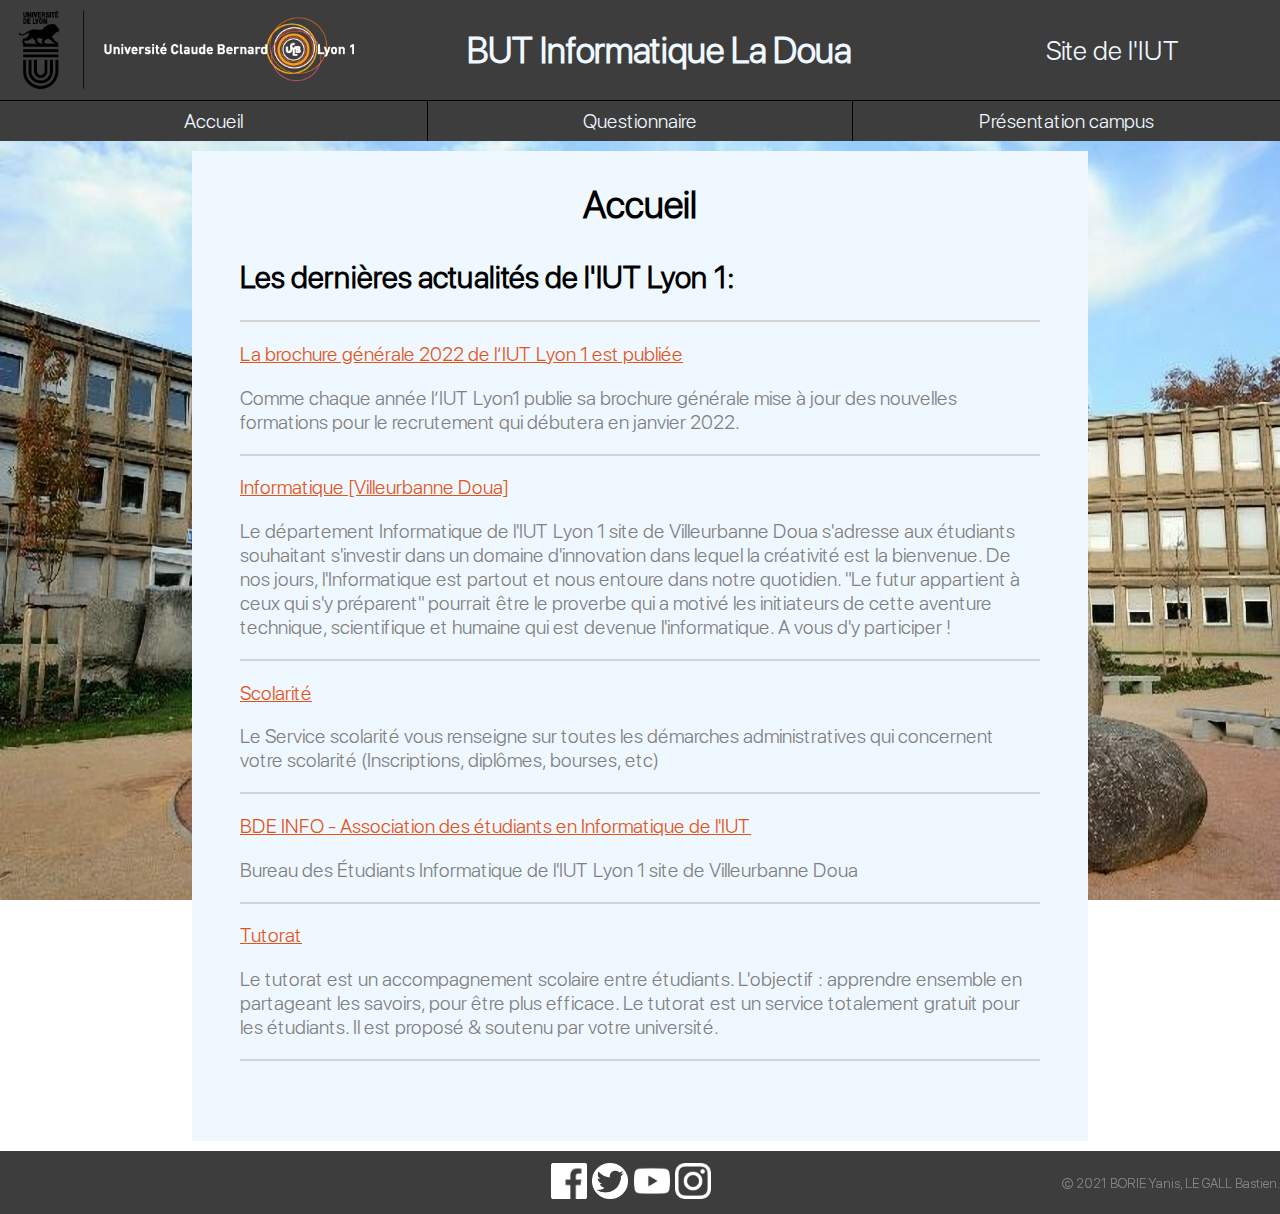
<file: assets/Website/Présentation BUT/index.html>
<!DOCTYPE html>
<html lang="fr">

    <head>
        <meta charset="UTF-8">
        <link rel="stylesheet" type="text/css" href="css/styles.css">
        <link rel="icon" type="image/png" sizes="16x16" href="../images/logo_onglet.png">
        <title>IUT Lyon 1 - Accueil</title>
    </head>
    
    <body>
        
        <header>
            <img src="images/logo_iut2.png" alt="Logo de l'IUT">
            <h1>BUT Informatique La Doua</h1>
            <a href="https://iut.univ-lyon1.fr/" target="_blank">Site de l'IUT</a>
        </header>

        <nav>
            <a class="active" href="index.html">Accueil</a>
            <a class="border" href="pages/faq.html">Questionnaire</a>
            <a href="pages/presentation_campus.html">Présentation campus</a>
        </nav>
        
        <main>
            <section id="content">
                <h2>Accueil</h2>
                <h2 class="main_desc">Les dernières actualités de l'IUT Lyon 1:</h2>
                <hr>
                <p>
                    <a href="https://iut.univ-lyon1.fr/formation/la-brochure-generale-2022-de-liut-lyon-1-est-publiee" target="_blank">
                        La brochure générale 2022 de l’IUT Lyon 1 est publiée
                    </a>
                </p>
                <p class="description_article">
                    Comme chaque année l’IUT Lyon1 publie sa brochure générale mise à jour des nouvelles formations pour le recrutement 
                    qui débutera en janvier 2022.
                </p>
                <hr>
                <p>
                    <a href="https://iut.univ-lyon1.fr/formation/offre-de-formations/informatique-villeurbanne-doua" target="_blank">
                        Informatique [Villeurbanne Doua]
                    </a>
                </p>
                <p class="description_article">
                    Le département Informatique de l'IUT Lyon 1 site de Villeurbanne Doua s'adresse aux étudiants souhaitant s'investir 
                    dans un domaine d'innovation dans lequel la créativité est la bienvenue. De nos jours, l'Informatique est partout et 
                    nous entoure dans notre quotidien. "Le futur appartient à ceux qui s'y préparent" pourrait être le proverbe qui a 
                    motivé les initiateurs de cette aventure technique, scientifique et humaine qui est devenue l'informatique. A vous 
                    d'y participer !
                </p>
                <hr>
                <p>
                    <a href="https://iut.univ-lyon1.fr/scolarite" target="_blank">
                        Scolarité
                    </a>
                </p>
                <p class="description_article">
                    Le Service scolarité vous renseigne sur toutes les démarches administratives qui concernent votre scolarité (Inscriptions, 
                    diplômes, bourses, etc)
                </p>
                <hr>
                <p>
                    <a href="https://etu.univ-lyon1.fr/activites/associations-etudiantes/bde-info-association-des-etudiants-en-informatique-de-liut" target="_blank">
                        BDE INFO - Association des étudiants en Informatique de l'IUT
                    </a>
                </p>
                <p class="description_article">
                    Bureau des Étudiants Informatique de l'IUT Lyon 1 site de Villeurbanne Doua
                </p>
                <hr>
                <p>
                    <a href="https://etu.univ-lyon1.fr/etudes/tutorat-etudiant" target="_blank">
                        Tutorat
                    </a>
                </p>
                <p class="description_article">
                    Le tutorat est un accompagnement scolaire entre étudiants. L'objectif : apprendre ensemble en partageant les savoirs, pour être plus efficace. 
                    Le tutorat est un service totalement gratuit pour les étudiants. Il est proposé & soutenu par votre université.
                </p>
                <hr>
            </section>

        </main>
        
        <footer>
            <div id="images">
                <a href="https://www.facebook.com/UnivLyon1" target="_blank">
                    <img src="./images/facebook.png" alt="Lien vers le Facebook de l'Université Lyon 1">
                </a>
                
                <a href="https://www.twitter.com/UnivLyon1" target="_blank">
                    <img src="./images/twitter.png" alt="Lien vers le Twitter de l'Université Lyon 1">
                </a>
    
                <a href="https://www.youtube.com/UnivLyon1" target="_blank">
                    <img src="./images/youtube.png" alt="Lien vers le YouTube de l'Université Lyon 1">
                </a>
    
                <a href="https://www.instagram.com/univlyon1" target="_blank">
                    <img src="./images/instagram.png" alt="Lien vers le Instagram de l'Université Lyon 1">
                </a>
            </div>
            <p>© 2021 BORIE Yanis, LE GALL Bastien.</p>
        </footer>
    </body>

</html>
</file>
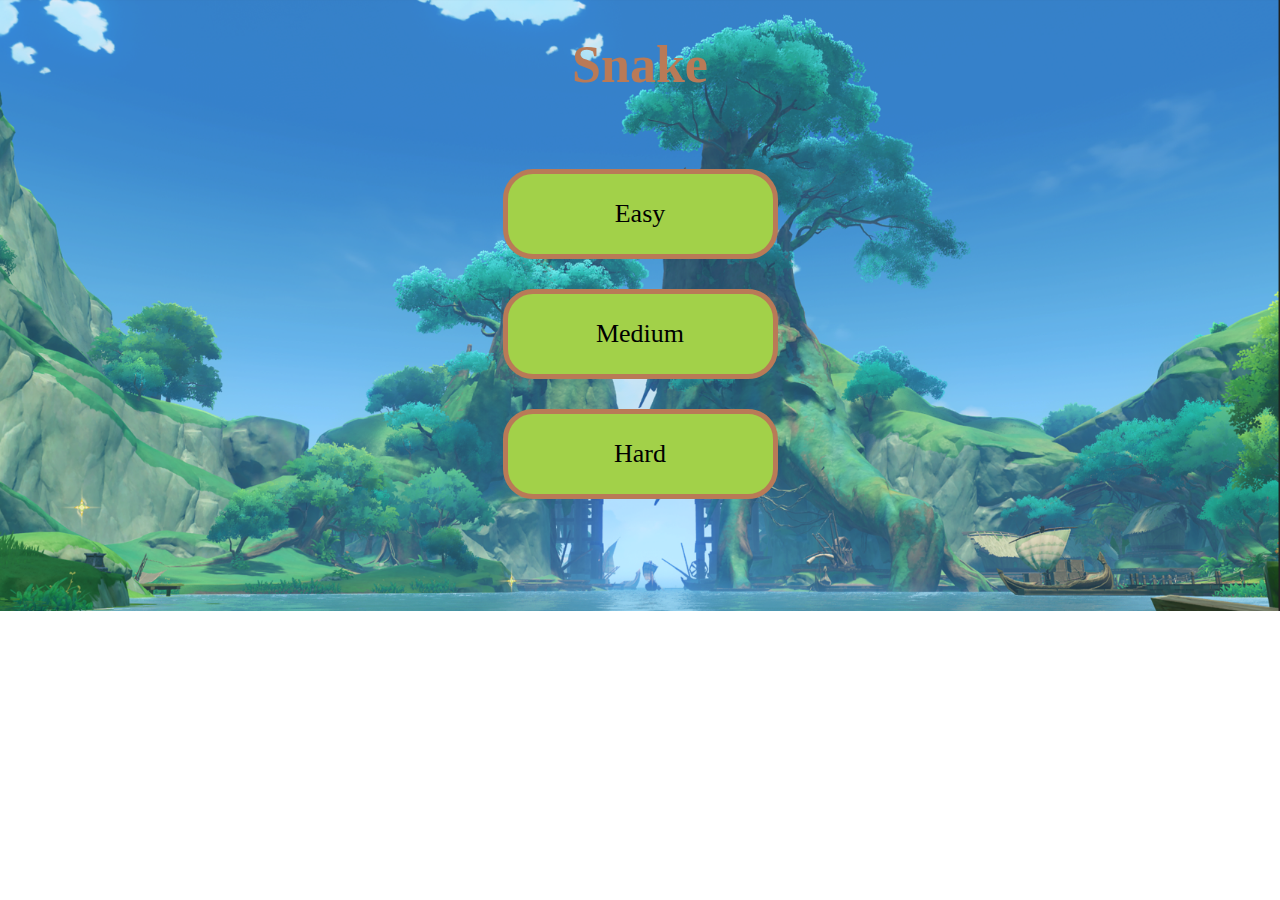
<file: assets/Website/Snake/index.html>
<!DOCTYPE html>
<html lang="fr">
<head>
    <meta charset="UTF-8">
    <link rel="stylesheet" href="styles.css"/>
    <title>Snake</title>
</head>
<body>
    <h1 id="titre">Snake</h1>
    <div id="facile">Easy</div>
    <div id="moyen">Medium</div>
    <div id="difficile">Hard</div>

    <section id="menuJeu">
        <article id="scoreboard">
            <h4>Javascript Snake</h4>
            <p id="score">Score : 0</p>
            <p id="difficulte">Difficulté : "valeur"</p>
            <p>Commandes de jeu :</p>
            <img src="Images/arrow.png" alt="Flèches directionnelles" width="220px" height="130">
        </article>

        <article>
            <canvas id="mycanvas1" width="320" height="320"></canvas>
        </article>

        <article>
            <div id="reessayer">Réessayer</div>
            <div id="retour">Retour au Menu</div>
        </article>
    </section>
    
    <script src="script.js"></script>
</body>
</html>
</file>
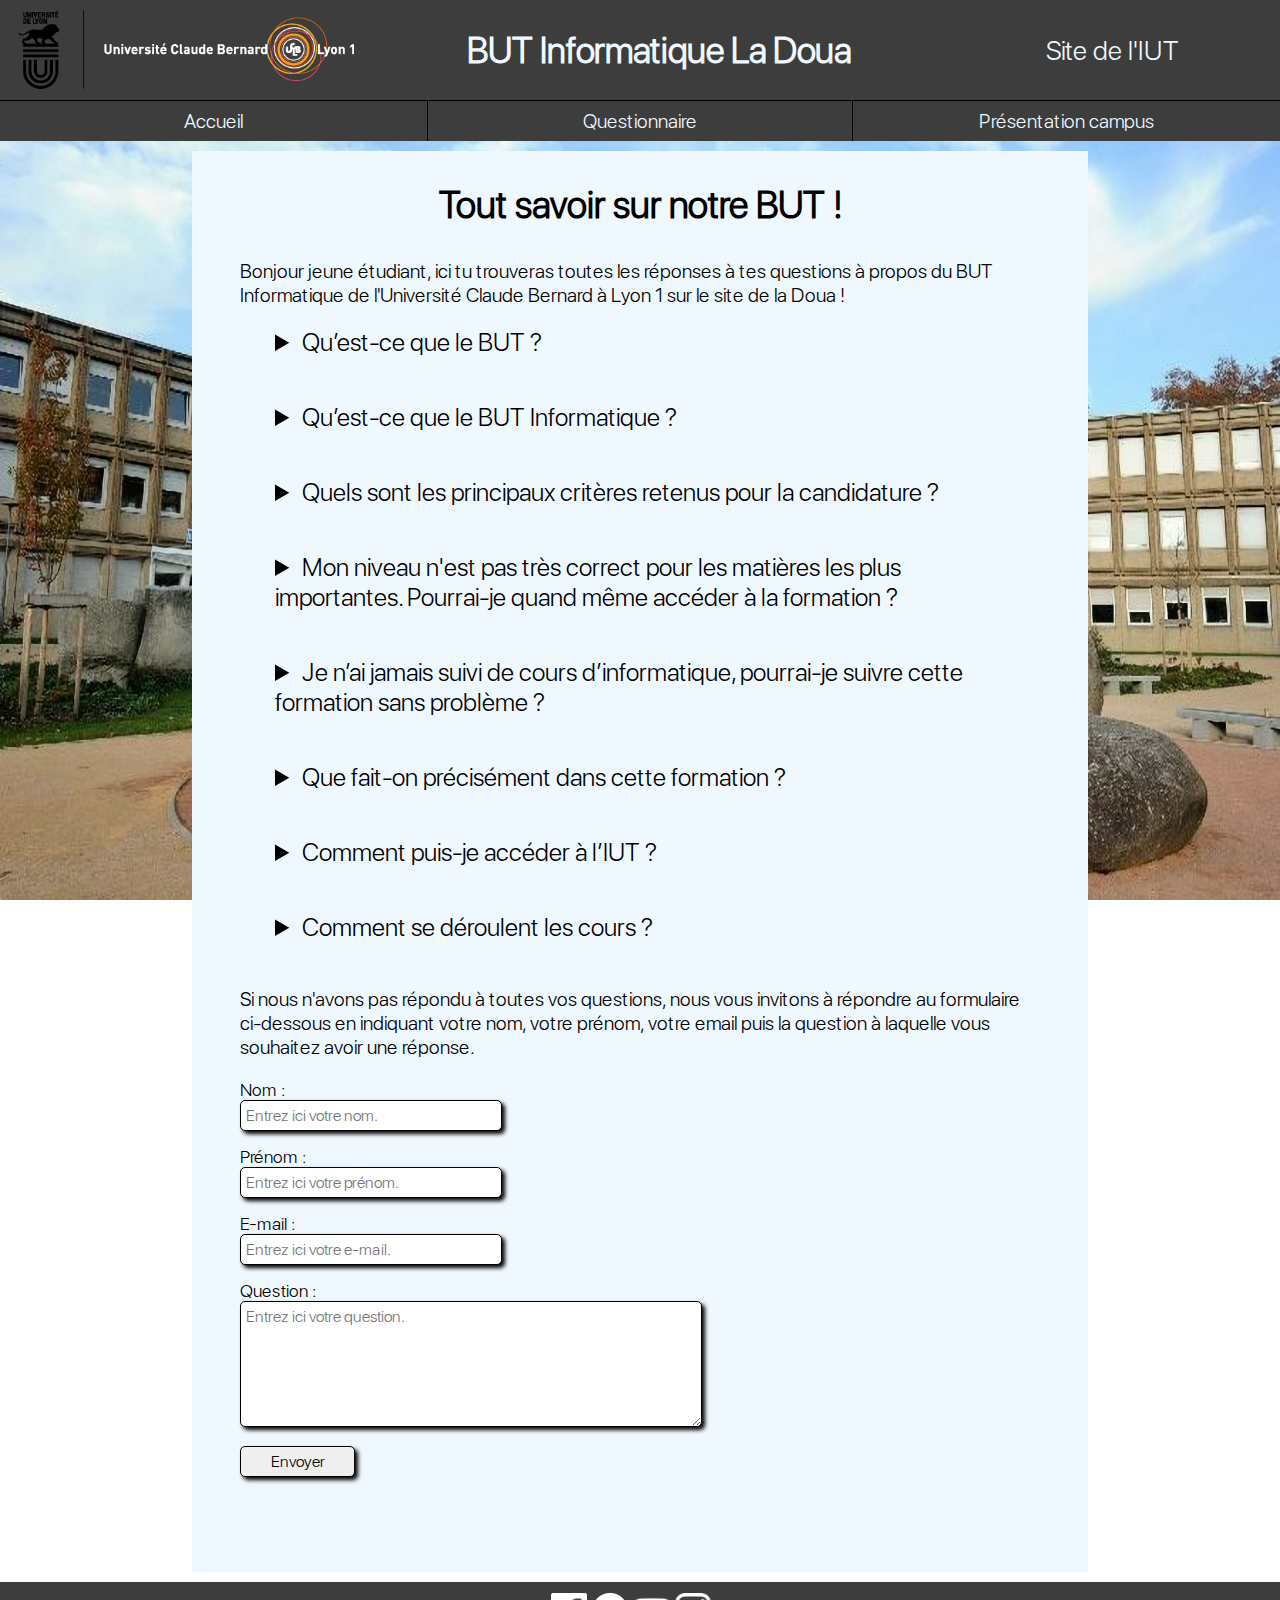
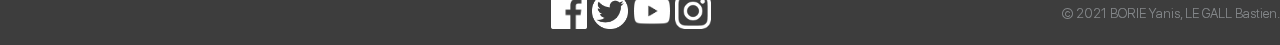
<file: assets/Website/Présentation BUT/pages/faq.html>
<!DOCTYPE html>
<html lang="fr">
    <head>
        <meta charset="UTF-8">
        <link rel="stylesheet" type="text/css" href="../css/styles.css">
        <link rel="stylesheet" type="text/css" href="../css/faq.css">
        <link rel="icon" type="image/png" sizes="16x16" href="../images/logo_onglet.png">
        <title>IUT Lyon 1 - Questionnaire BUT</title>
    </head>
    <body>
        <header>
            <img src="../images/logo_iut2.png" alt="Logo de l'IUT">

            <h1>BUT Informatique La Doua</h1>
            <a href="https://iut.univ-lyon1.fr/" target="_blank">Site de l'IUT</a>
        </header>
        <nav>
            <a href="../index.html">Accueil</a>
            <a class="border" href="faq.html">Questionnaire</a>
            <a href="presentation_campus.html">Présentation campus</a>
        </nav>
        <main>
            <section id="content">
                <h2>Tout savoir sur notre BUT !</h2>
                <p>
                    Bonjour jeune étudiant, ici tu trouveras toutes les réponses à tes questions à 
                    propos du BUT Informatique de l'Université Claude Bernard à Lyon 1 sur le site de la Doua !
                </p>
                <details>
                    <summary>Qu’est-ce que le BUT ?</summary>
                    <p>Le BUT, c'est-à-dire le Bachelor Universitaire de Technologie est un diplôme d’études supérieures réalisé en trois ans.</p>
                </details>
                <details>
                    <summary>Qu’est-ce que le BUT Informatique ?</summary>
                    <p>
                        Le BUT Informatique est un diplôme ayant pour objectif de faire de vous 
                        un informaticien qualifié dans plusieurs domaines. Pendant cette formation, 
                        vous apprendrez des langages divers et variés, afin de vous former pour le monde de l’informatique.
                    </p>
                </details>
                <details>
                    <summary>Quels sont les principaux critères retenus pour la candidature ?</summary>
                    <p>
                        Lors de votre candidature, l’école dans laquelle vous postulerez s'intéressera 
                        à des critères bien définis, tels que: votre niveau, respectivement en mathématiques, 
                        en français, en philosophie puis en anglais.
                    </p>
                </details>
                <details>
                    <summary>Mon niveau n'est pas très correct pour les matières les plus importantes. Pourrai-je quand même accéder à la formation ?</summary>
                    <p>
                        Dans ce cas, le comportement, l'assiduité et le projet de formation motivé entrent 
                        en compte dans la décision prise par l'IUT. Attention, même si vous émettez des doutes, 
                        vous devriez quand même soumettre votre candidature.
                    </p>
                </details>
                <details>
                    <summary>Je n’ai jamais suivi de cours d’informatique, pourrai-je suivre cette formation sans problème ?</summary>
                    <p>Au début du cursus, plusieurs cours sont dédiés à l'introduction de l'informatique aux élèves, 
                        pour qu'ils puissent commencer l'informatique avec des bases solides ; par conséquent, 
                        suivre ce cursus sans n'avoir jamais fait d'informatique est totalement possible et faisable.
                    </p>
                </details>
                <details>
                    <summary>Que fait-on précisément dans cette formation ?</summary>
                    <p>Des cours relatifs à l'informatique (C, algorithmique, systèmes d'exploitation, bases de données, SQL) 
                        et des cours plus généraux (communication, maths, économie) sont répartis sur environ 30 à 36h par semaine.
                    </p>
                </details>
                <details>
                    <summary>Comment puis-je accéder à l’IUT ?</summary>
                    <p>Pour L'IUT Lyon 1 et pour la plupart des IUT publics, la candidature se fait via la plate-forme Parcoursup.</p>
                </details>
                <details>
                    <summary>Comment se déroulent les cours ?</summary>
                    <p>
                        À l'IUT Lyon 1 pour le BUT Informatique, les semaines se déroulent la majeure partie du temps sous le format suivant :<br/><br/>
                        Lundi : 8h-12h 14h-18h<br/>
                        Mardi : 8h-12h 14h-18h<br/>
                        Mercredi : 8h-12h 14h-18h<br/>
                        Jeudi : 8h-12h 14h-18h<br/>
                        Vendredi : 8h-12h 13h30-17h30<br/><br/>
                        Tous les cours durent en deux heures (sauf rares exceptions) et seront soit des TD soit des TP. 
                        Vous aurez environ, par semaine, un ou deux cours en amphithéâtre.
                    </p>
                </details>
                <p>
                    Si nous n'avons pas répondu à toutes vos questions, nous vous invitons à répondre au formulaire ci-dessous 
                    en indiquant votre nom, votre prénom, votre email puis la question à laquelle vous souhaitez avoir une réponse.
                </p>
                <form action="envoie_serveur.php" method="post">
                    <div>
                        <label for="nom">Nom :</label><br/>
                        <input type="text" name="name" id="nom" placeholder="Entrez ici votre nom." required>
                    </div>
                    <div>
                        <label for="prenom">Prénom :</label><br/>
                        <input type="text" name="surname" id="prenom" placeholder="Entrez ici votre prénom." required>
                    </div>
                    <div>
                        <label for="email">E-mail :</label><br/>
                        <input type="email" name="email" id="email" placeholder="Entrez ici votre e-mail." required>
                    </div>
                    <div>
                        <label for="question">Question :</label><br/>
                        <textarea name="question" id="question" placeholder="Entrez ici votre question." rows="6" required></textarea>
                    </div>
                    <div>
                        <input type="submit" value="Envoyer" class="button">
                    </div>
                  </form>
            </section>
        </main>
        <footer>
            <div id="images">
                <a href="https://www.facebook.com/UnivLyon1" target="_blank">
                    <img src="../images/facebook.png" alt="Lien vers le Facebook de l'Université Lyon 1">
                </a>
                
                <a href="https://www.twitter.com/UnivLyon1" target="_blank">
                    <img src="../images/twitter.png" alt="Lien vers le Twitter de l'Université Lyon 1">
                </a>
    
                <a href="https://www.youtube.com/UnivLyon1" target="_blank">
                    <img src="../images/youtube.png" alt="Lien vers le YouTube de l'Université Lyon 1">
                </a>
    
                <a href="https://www.instagram.com/univlyon1" target="_blank">
                    <img src="../images/instagram.png" alt="Lien vers le Instagram de l'Université Lyon 1">
                </a>
            </div>
            <p>© 2021 BORIE Yanis, LE GALL Bastien.</p>
        </footer>

    </body>
</html>
</file>
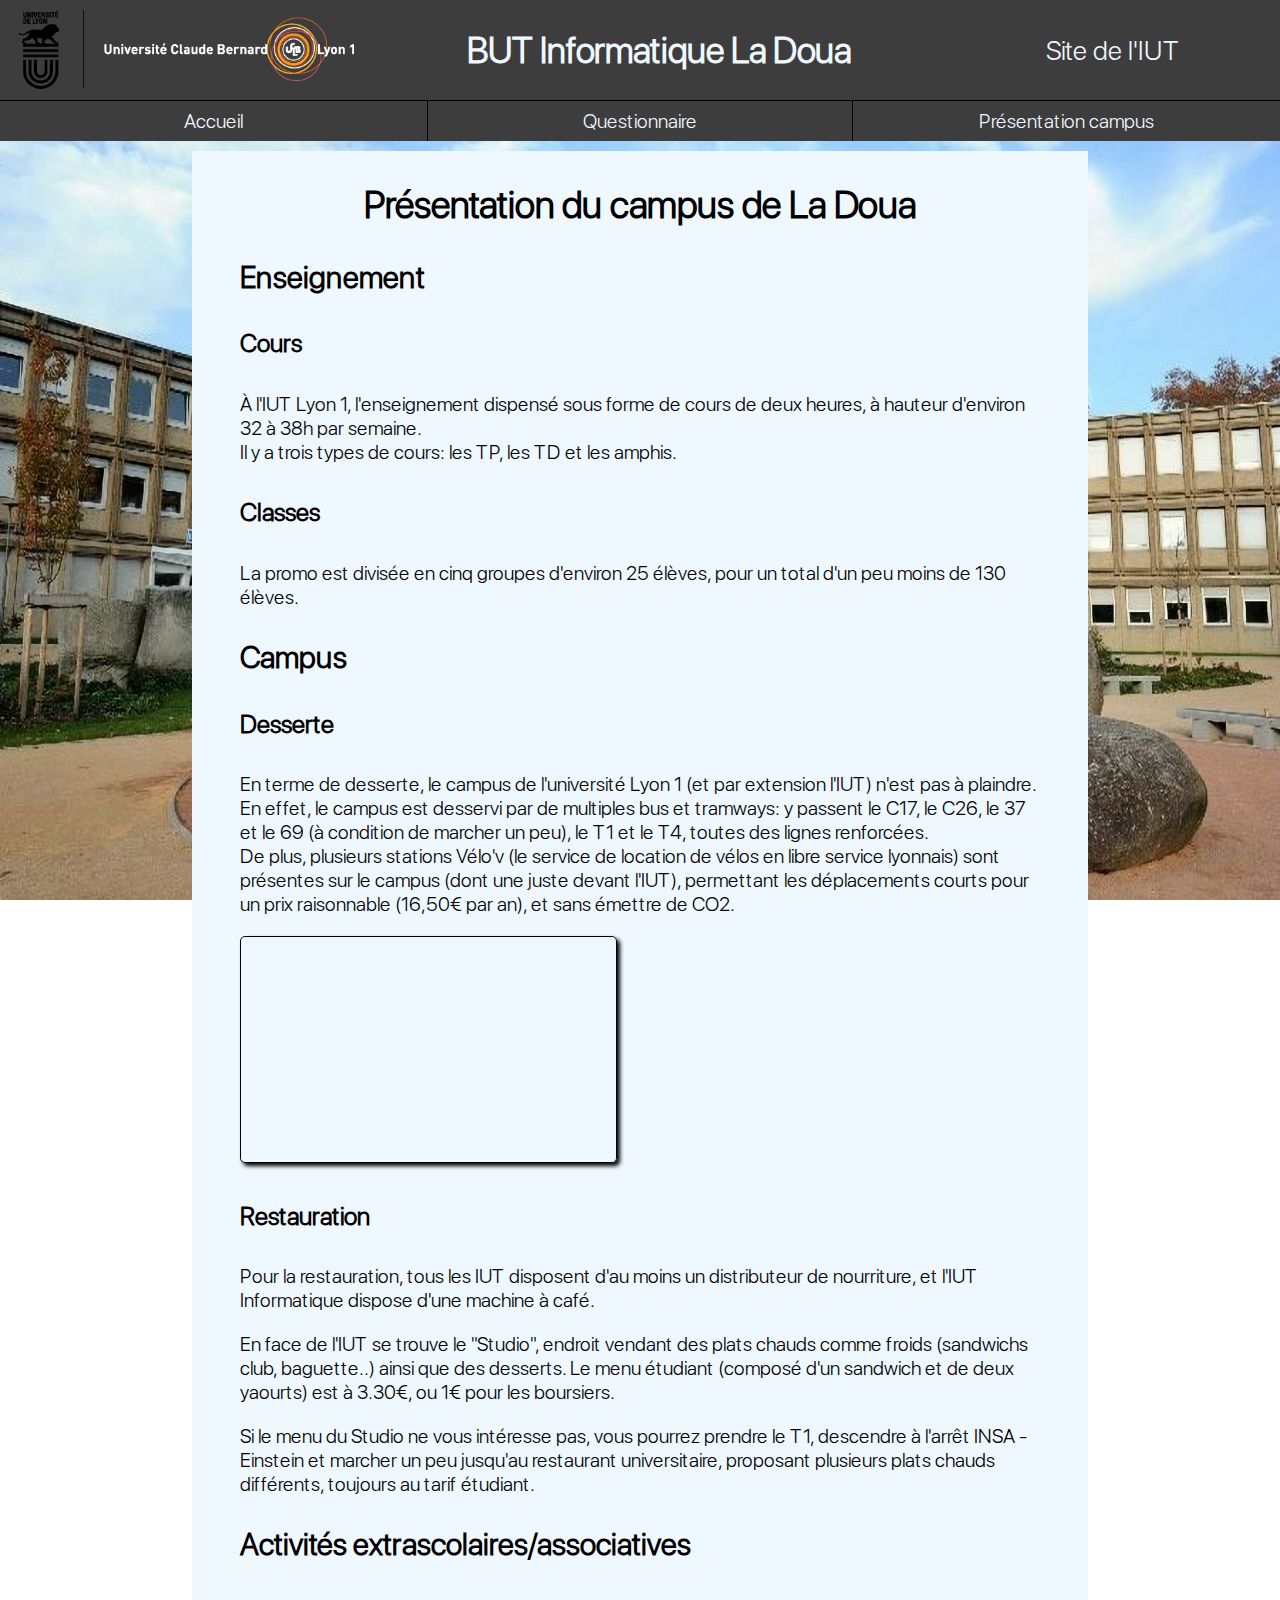
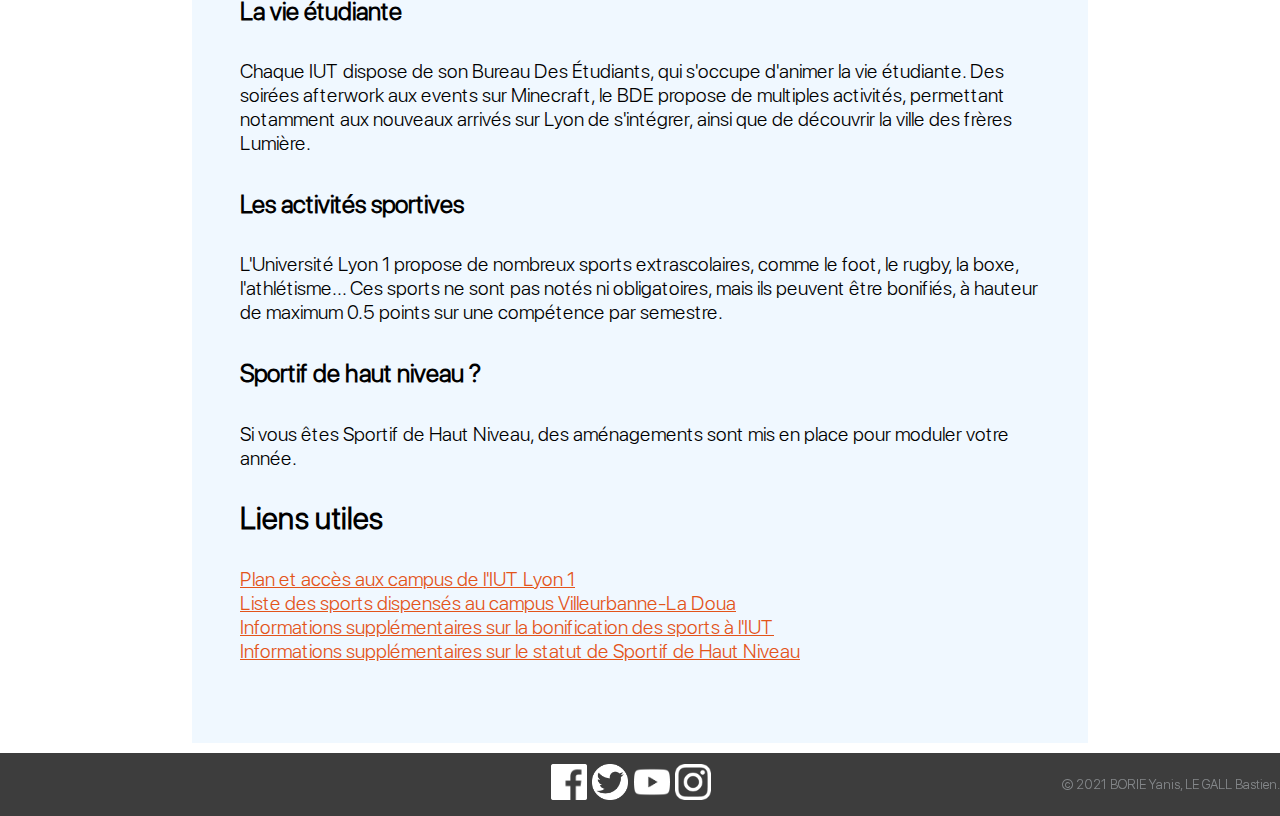
<file: assets/Website/Présentation BUT/pages/presentation_campus.html>
<!DOCTYPE html>
<html lang="fr">
  <head>
    <meta charset="UTF-8" />
    <link rel="stylesheet" type="text/css" href="../css/styles.css" />
    <link rel="stylesheet" type="text/css" href="../css/presentation.css" />
    <link rel="icon" type="image/png" sizes="16x16" href="../images/logo_onglet.png">
    <title>IUT Lyon 1 - Présentation campus</title>
  </head>

  <body>
    <header>
      <img src="../images/logo_iut2.png" alt="Logo de l'IUT"/>
      <h1>BUT Informatique La Doua</h1>
      <a href="https://iut.univ-lyon1.fr/" target="_blank">Site de l'IUT</a>
    </header>

    <nav>
      <a href="../index.html">Accueil</a>
      <a class="border" href="faq.html">Questionnaire</a>
      <a class="active" href="presentation_campus.html">Présentation campus</a>
    </nav>

    <main>
      <section id="content">
        <h2>Présentation du campus de La Doua</h2>
            <h3>Enseignement</h3>
                <h4>Cours</h4>
                    <p>
                        À l'IUT Lyon 1, l'enseignement dispensé sous forme de cours de deux
                        heures, à hauteur d'environ 32 à 38h par semaine.<br>
                        Il y a trois types de cours: les TP, les TD et les amphis.
                    </p>
                <h4>Classes</h4>
                    <p>
                        La promo est divisée en cinq groupes d'environ 25 élèves, pour un
                        total d'un peu moins de 130 élèves.
                    </p>
            <h3>Campus</h3>
                <h4>Desserte</h4>
                    <p>
                        En terme de desserte, le campus de l'université Lyon 1 (et par
                        extension l'IUT) n'est pas à plaindre. En effet, le campus est
                        desservi par de multiples bus et tramways: y passent le C17, le C26,
                        le 37 et le 69 (à condition de marcher un peu), le T1 et le T4, toutes des
                        lignes renforcées.<br>
                        De plus, plusieurs stations Vélo'v (le service de location de vélos en
                        libre service lyonnais) sont présentes sur le campus (dont une juste
                        devant l'IUT), permettant les déplacements courts pour un prix
                        raisonnable (16,50€ par an), et sans émettre de CO2.
                    </p>
                    <iframe src="https://www.google.com/maps/embed?pb=!1m18!1m12!1m3!1d2339.6060101001153!2d4.878941987620729!3d45.78569579047148!2m3!1f0!2f0!3f0!3m2!1i1024!2i768!4f13.1!3m3!1m2!1s0x47f4c01c758eea87%3A0x175e10c89d56215d!2sIut%20Feyssine!5e0!3m2!1sfr!2sfr!4v1640974556387!5m2!1sfr!2sfr" allowfullscreen="" loading="lazy" title="Emplacement de l'IUT sur la carte"></iframe>
                <h4>Restauration</h4>
                    <p>
                        Pour la restauration, tous les IUT disposent d'au moins un distributeur 
                        de nourriture, et l'IUT Informatique dispose d'une machine à café.
                    </p>
                    <p>
                        En face de l'IUT se trouve le "Studio", endroit vendant des plats chauds 
                        comme froids (sandwichs club, baguette..) ainsi que des desserts. Le menu 
                        étudiant (composé d'un sandwich et de deux yaourts) est à 3.30€, ou 1€ pour 
                        les boursiers.
                    </p>
                    <p>
                        Si le menu du Studio ne vous intéresse pas, vous pourrez prendre le T1, descendre 
                        à l'arrêt INSA - Einstein et marcher un peu jusqu'au restaurant universitaire, 
                        proposant plusieurs plats chauds différents, toujours au tarif étudiant. 
                    </p>
            <h3>Activités extrascolaires/associatives</h3>
                <h4>La vie étudiante</h4>
                    <p>
                        Chaque IUT dispose de son Bureau Des Étudiants, qui s'occupe d'animer la vie étudiante.
                        Des soirées afterwork aux events sur Minecraft, le BDE propose de multiples 
                        activités, permettant notamment aux nouveaux arrivés sur Lyon de s'intégrer, 
                        ainsi que de découvrir la ville des frères Lumière.
                    </p>
                <h4>Les activités sportives</h4>
                    <p>
                        L'Université Lyon 1 propose de nombreux sports extrascolaires, comme le foot, le rugby, 
                        la boxe, l'athlétisme... Ces sports ne sont pas notés ni obligatoires, mais ils
                        peuvent être bonifiés, à hauteur de maximum 0.5 points sur une compétence par
                        semestre.
                    </p>
                <h4>Sportif de haut niveau ?</h4>
                    <p>Si vous êtes Sportif de Haut Niveau, des aménagements sont mis en place pour moduler votre année.</p>
            <h3>Liens utiles</h3>
                    <p>
                        <a href="https://iut.univ-lyon1.fr/campus/plans-et-acces" target="_blank">
                            Plan et accès aux campus de l'IUT Lyon 1
                        </a>
                        <a href="https://suaps.univ-lyon1.fr/nos-sports/initiation-et-perfectionnement" target="_blank">
                            Liste des sports dispensés au campus Villeurbanne-La Doua
                        </a>
                        <a href="https://suaps.univ-lyon1.fr/inscriptions-pratique/secteur-iut/sport-a-liut-obtenir-une-bonification" target="_blank">
                            Informations supplémentaires sur la bonification des sports à l'IUT
                        </a>
                        <a href="https://suaps.univ-lyon1.fr/inscriptions-pratique/haut-niveau" target="_blank">
                            Informations supplémentaires sur le statut de Sportif de Haut Niveau
                        </a>
                    </p>
      </section>
    </main>
    <footer>
        <div id="images">
            <a href="https://www.facebook.com/UnivLyon1" target="_blank">
                <img src="../images/facebook.png" alt="Lien vers le Facebook de l'Université Lyon 1">
            </a>
            
            <a href="https://www.twitter.com/UnivLyon1" target="_blank">
                <img src="../images/twitter.png" alt="Lien vers le Twitter de l'Université Lyon 1">
            </a>

            <a href="https://www.youtube.com/UnivLyon1" target="_blank">
                <img src="../images/youtube.png" alt="Lien vers le YouTube de l'Université Lyon 1">
            </a>

            <a href="https://www.instagram.com/univlyon1" target="_blank">
                <img src="../images/instagram.png" alt="Lien vers le Instagram de l'Université Lyon 1">
            </a>
        </div>
        <p>© 2021 BORIE Yanis, LE GALL Bastien.</p>
    </footer>
  </body>
</html>
</file>
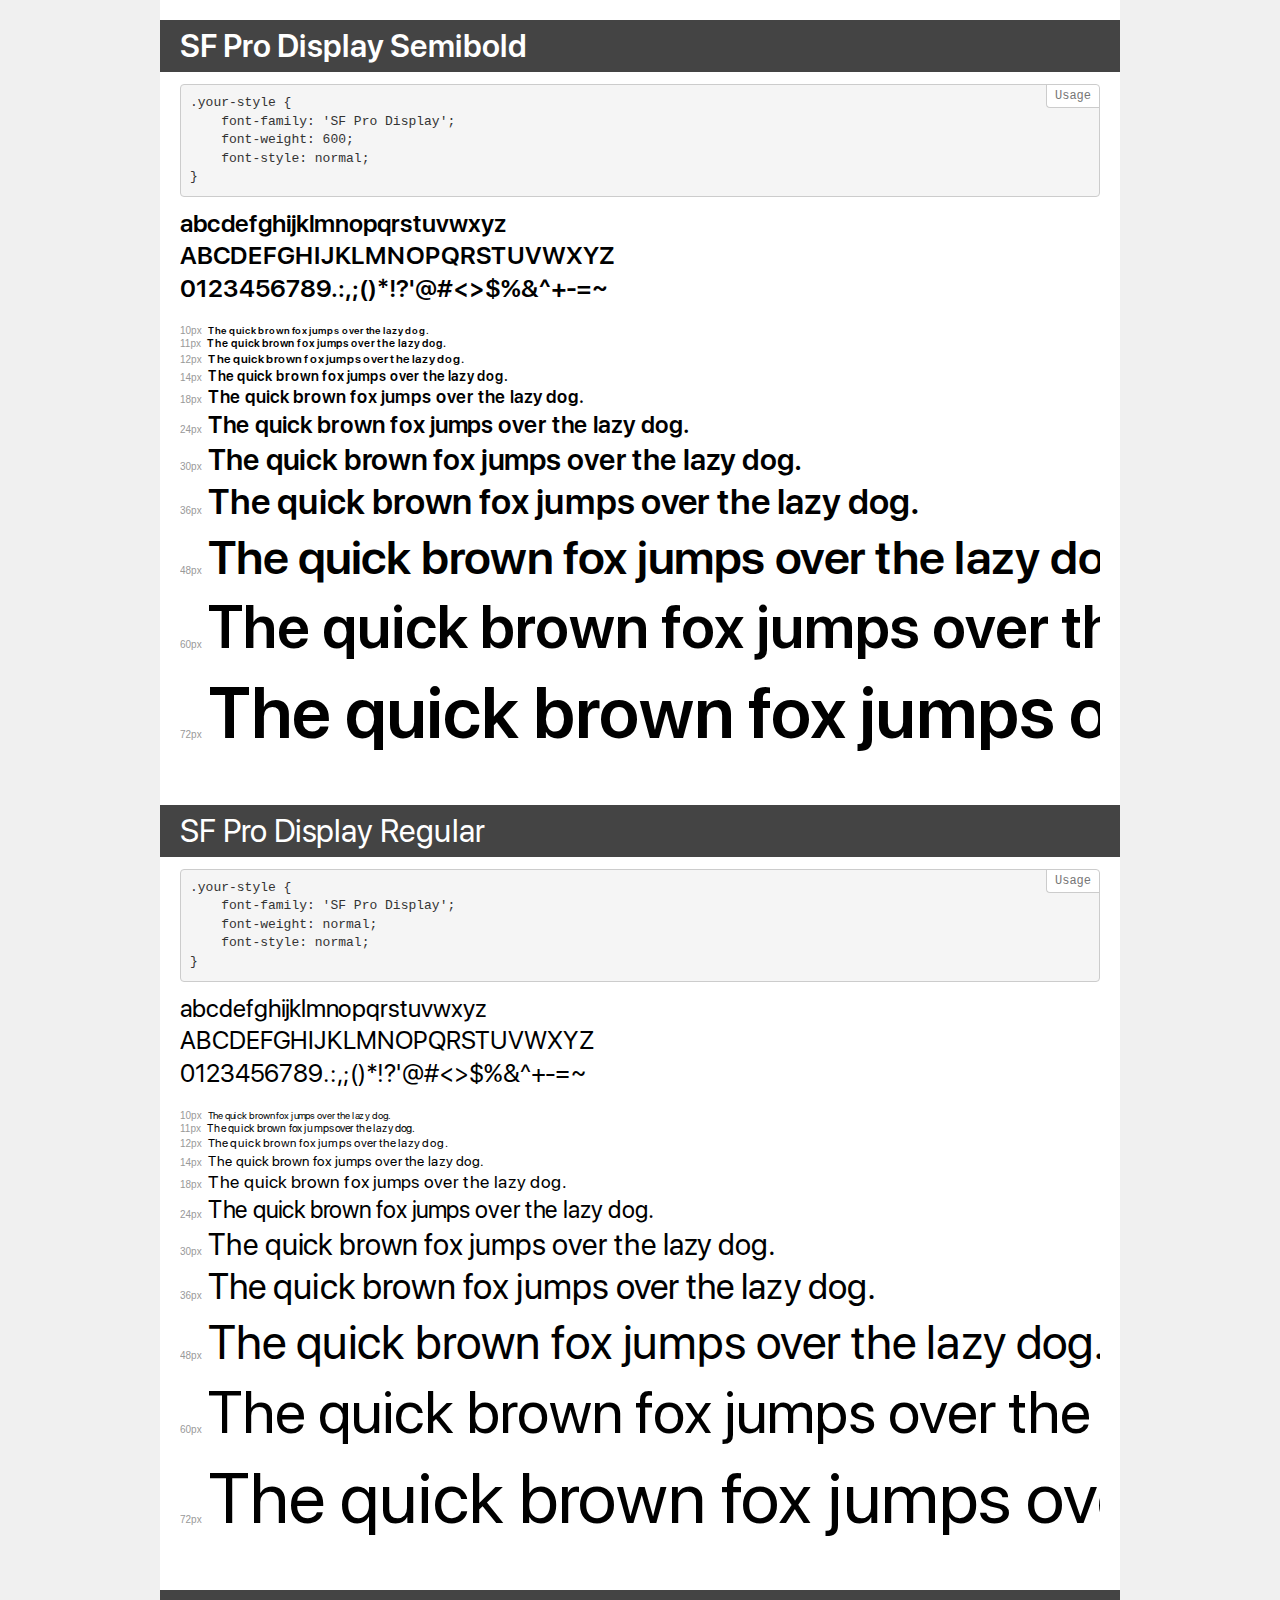
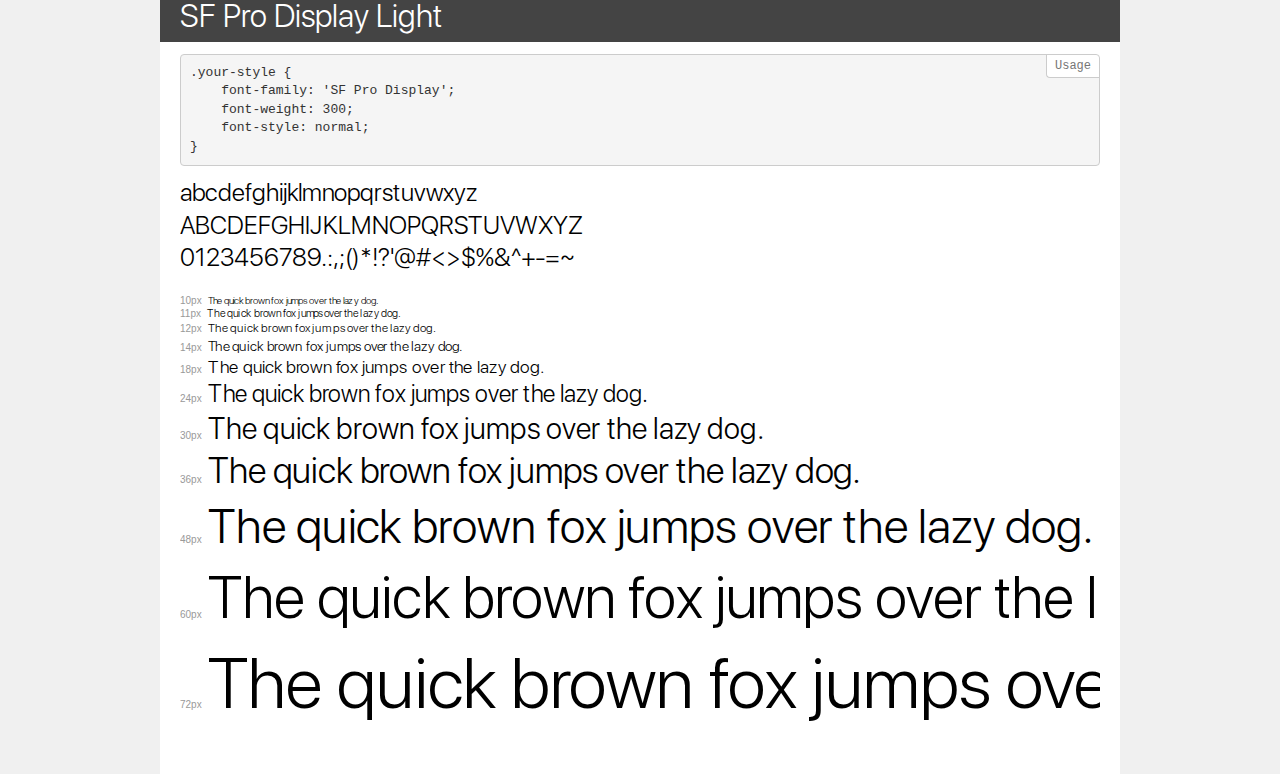
<file: assets/Website/Présentation BUT/fonts/webfontkit-sf/demo.html>
<!DOCTYPE html>
<html lang="en">
<head>
    <meta charset="utf-8">
    <meta http-equiv="X-UA-Compatible" content="IE=edge">
    <meta name="viewport" content="width=device-width, initial-scale=1">
    <meta name="robots" content="noindex, noarchive">
    <meta name="format-detection" content="telephone=no">
    <title>Transfonter demo</title>
    <link href="stylesheet.css" rel="stylesheet">
    <style>
        /*
        http://meyerweb.com/eric/tools/css/reset/
        v2.0 | 20110126
        License: none (public domain)
        */
        html, body, div, span, applet, object, iframe,
        h1, h2, h3, h4, h5, h6, p, blockquote, pre,
        a, abbr, acronym, address, big, cite, code,
        del, dfn, em, img, ins, kbd, q, s, samp,
        small, strike, strong, sub, sup, tt, var,
        b, u, i, center,
        dl, dt, dd, ol, ul, li,
        fieldset, form, label, legend,
        table, caption, tbody, tfoot, thead, tr, th, td,
        article, aside, canvas, details, embed,
        figure, figcaption, footer, header, hgroup,
        menu, nav, output, ruby, section, summary,
        time, mark, audio, video {
            margin: 0;
            padding: 0;
            border: 0;
            font-size: 100%;
            font: inherit;
            vertical-align: baseline;
        }
        /* HTML5 display-role reset for older browsers */
        article, aside, details, figcaption, figure,
        footer, header, hgroup, menu, nav, section {
            display: block;
        }
        body {
            line-height: 1;
        }
        ol, ul {
            list-style: none;
        }
        blockquote, q {
            quotes: none;
        }
        blockquote:before, blockquote:after,
        q:before, q:after {
            content: '';
            content: none;
        }
        table {
            border-collapse: collapse;
            border-spacing: 0;
        }
        /* demo styles */
        body {
            background: #f0f0f0;
            color: #000;
        }
        .page {
            background: #fff;
            width: 920px;
            margin: 0 auto;
            padding: 20px 20px 0 20px;
            overflow: hidden;
        }
        .font-container {
            overflow-x: auto;
            overflow-y: hidden;
            margin-bottom: 40px;
            line-height: 1.3;
            white-space: nowrap;
            padding-bottom: 5px;
        }
        h1 {
            position: relative;
            background: #444;
            font-size: 32px;
            color: #fff;
            padding: 10px 20px;
            margin: 0 -20px 12px -20px;
        }
        .letters {
            font-size: 25px;
            margin-bottom: 20px;
        }
        .s10:before {
            content: '10px';
        }
        .s11:before {
            content: '11px';
        }
        .s12:before {
            content: '12px';
        }
        .s14:before {
            content: '14px';
        }
        .s18:before {
            content: '18px';
        }
        .s24:before {
            content: '24px';
        }
        .s30:before {
            content: '30px';
        }
        .s36:before {
            content: '36px';
        }
        .s48:before {
            content: '48px';
        }
        .s60:before {
            content: '60px';
        }
        .s72:before {
            content: '72px';
        }
        .s10:before, .s11:before, .s12:before, .s14:before,
        .s18:before, .s24:before, .s30:before, .s36:before,
        .s48:before, .s60:before, .s72:before {
            font-family: Arial, sans-serif;
            font-size: 10px;
            font-weight: normal;
            font-style: normal;
            color: #999;
            padding-right: 6px;
        }
        pre {
            display: block;
            position: relative;
            padding: 9px;
            margin: 0 0 10px;
            font-family: Monaco, Menlo, Consolas, "Courier New", monospace;
            font-size: 13px;
            line-height: 1.428571429;
            color: #333;
            font-weight: normal;
            font-style: normal;
            background-color: #f5f5f5;
            border: 1px solid #ccc;
            overflow-x: auto;
            border-radius: 4px;
        }
        pre:after {
            display: block;
            position: absolute;
            right: 0;
            top: 0;
            content: 'Usage';
            line-height: 1;
            padding: 5px 8px;
            font-size: 12px;
            color: #767676;
            background-color: #fff;
            border: 1px solid #ccc;
            border-right: none;
            border-top: none;
            border-radius: 0 4px 0 4px;
            z-index: 10;
        }
        /* responsive */
        @media (max-width: 959px) {
            .page {
                width: auto;
                margin: 0;
            }
        }
    </style>
</head>
<body>
<div class="page">
    <div class="demo">
        <h1 style="font-family: 'SF Pro Display'; font-weight: 600; font-style: normal;">SF Pro Display Semibold</h1>
        <pre>.your-style {
    font-family: 'SF Pro Display';
    font-weight: 600;
    font-style: normal;
}</pre>
        <div class="font-container" style="font-family: 'SF Pro Display'; font-weight: 600; font-style: normal;">
            <p class="letters">
                abcdefghijklmnopqrstuvwxyz<br>
ABCDEFGHIJKLMNOPQRSTUVWXYZ<br>
                0123456789.:,;()*!?'@#<>$%&^+-=~
            </p>
            <p class="s10" style="font-size: 10px;">The quick brown fox jumps over the lazy dog.</p>
            <p class="s11" style="font-size: 11px;">The quick brown fox jumps over the lazy dog.</p>
            <p class="s12" style="font-size: 12px;">The quick brown fox jumps over the lazy dog.</p>
            <p class="s14" style="font-size: 14px;">The quick brown fox jumps over the lazy dog.</p>
            <p class="s18" style="font-size: 18px;">The quick brown fox jumps over the lazy dog.</p>
            <p class="s24" style="font-size: 24px;">The quick brown fox jumps over the lazy dog.</p>
            <p class="s30" style="font-size: 30px;">The quick brown fox jumps over the lazy dog.</p>
            <p class="s36" style="font-size: 36px;">The quick brown fox jumps over the lazy dog.</p>
            <p class="s48" style="font-size: 48px;">The quick brown fox jumps over the lazy dog.</p>
            <p class="s60" style="font-size: 60px;">The quick brown fox jumps over the lazy dog.</p>
            <p class="s72" style="font-size: 72px;">The quick brown fox jumps over the lazy dog.</p>
        </div>
    </div>
    <div class="demo">
        <h1 style="font-family: 'SF Pro Display'; font-weight: normal; font-style: normal;">SF Pro Display Regular</h1>
        <pre>.your-style {
    font-family: 'SF Pro Display';
    font-weight: normal;
    font-style: normal;
}</pre>
        <div class="font-container" style="font-family: 'SF Pro Display'; font-weight: normal; font-style: normal;">
            <p class="letters">
                abcdefghijklmnopqrstuvwxyz<br>
ABCDEFGHIJKLMNOPQRSTUVWXYZ<br>
                0123456789.:,;()*!?'@#<>$%&^+-=~
            </p>
            <p class="s10" style="font-size: 10px;">The quick brown fox jumps over the lazy dog.</p>
            <p class="s11" style="font-size: 11px;">The quick brown fox jumps over the lazy dog.</p>
            <p class="s12" style="font-size: 12px;">The quick brown fox jumps over the lazy dog.</p>
            <p class="s14" style="font-size: 14px;">The quick brown fox jumps over the lazy dog.</p>
            <p class="s18" style="font-size: 18px;">The quick brown fox jumps over the lazy dog.</p>
            <p class="s24" style="font-size: 24px;">The quick brown fox jumps over the lazy dog.</p>
            <p class="s30" style="font-size: 30px;">The quick brown fox jumps over the lazy dog.</p>
            <p class="s36" style="font-size: 36px;">The quick brown fox jumps over the lazy dog.</p>
            <p class="s48" style="font-size: 48px;">The quick brown fox jumps over the lazy dog.</p>
            <p class="s60" style="font-size: 60px;">The quick brown fox jumps over the lazy dog.</p>
            <p class="s72" style="font-size: 72px;">The quick brown fox jumps over the lazy dog.</p>
        </div>
    </div>
    <div class="demo">
        <h1 style="font-family: 'SF Pro Display'; font-weight: 300; font-style: normal;">SF Pro Display Light</h1>
        <pre>.your-style {
    font-family: 'SF Pro Display';
    font-weight: 300;
    font-style: normal;
}</pre>
        <div class="font-container" style="font-family: 'SF Pro Display'; font-weight: 300; font-style: normal;">
            <p class="letters">
                abcdefghijklmnopqrstuvwxyz<br>
ABCDEFGHIJKLMNOPQRSTUVWXYZ<br>
                0123456789.:,;()*!?'@#<>$%&^+-=~
            </p>
            <p class="s10" style="font-size: 10px;">The quick brown fox jumps over the lazy dog.</p>
            <p class="s11" style="font-size: 11px;">The quick brown fox jumps over the lazy dog.</p>
            <p class="s12" style="font-size: 12px;">The quick brown fox jumps over the lazy dog.</p>
            <p class="s14" style="font-size: 14px;">The quick brown fox jumps over the lazy dog.</p>
            <p class="s18" style="font-size: 18px;">The quick brown fox jumps over the lazy dog.</p>
            <p class="s24" style="font-size: 24px;">The quick brown fox jumps over the lazy dog.</p>
            <p class="s30" style="font-size: 30px;">The quick brown fox jumps over the lazy dog.</p>
            <p class="s36" style="font-size: 36px;">The quick brown fox jumps over the lazy dog.</p>
            <p class="s48" style="font-size: 48px;">The quick brown fox jumps over the lazy dog.</p>
            <p class="s60" style="font-size: 60px;">The quick brown fox jumps over the lazy dog.</p>
            <p class="s72" style="font-size: 72px;">The quick brown fox jumps over the lazy dog.</p>
        </div>
    </div>
</div>
</body>
</html>
</file>
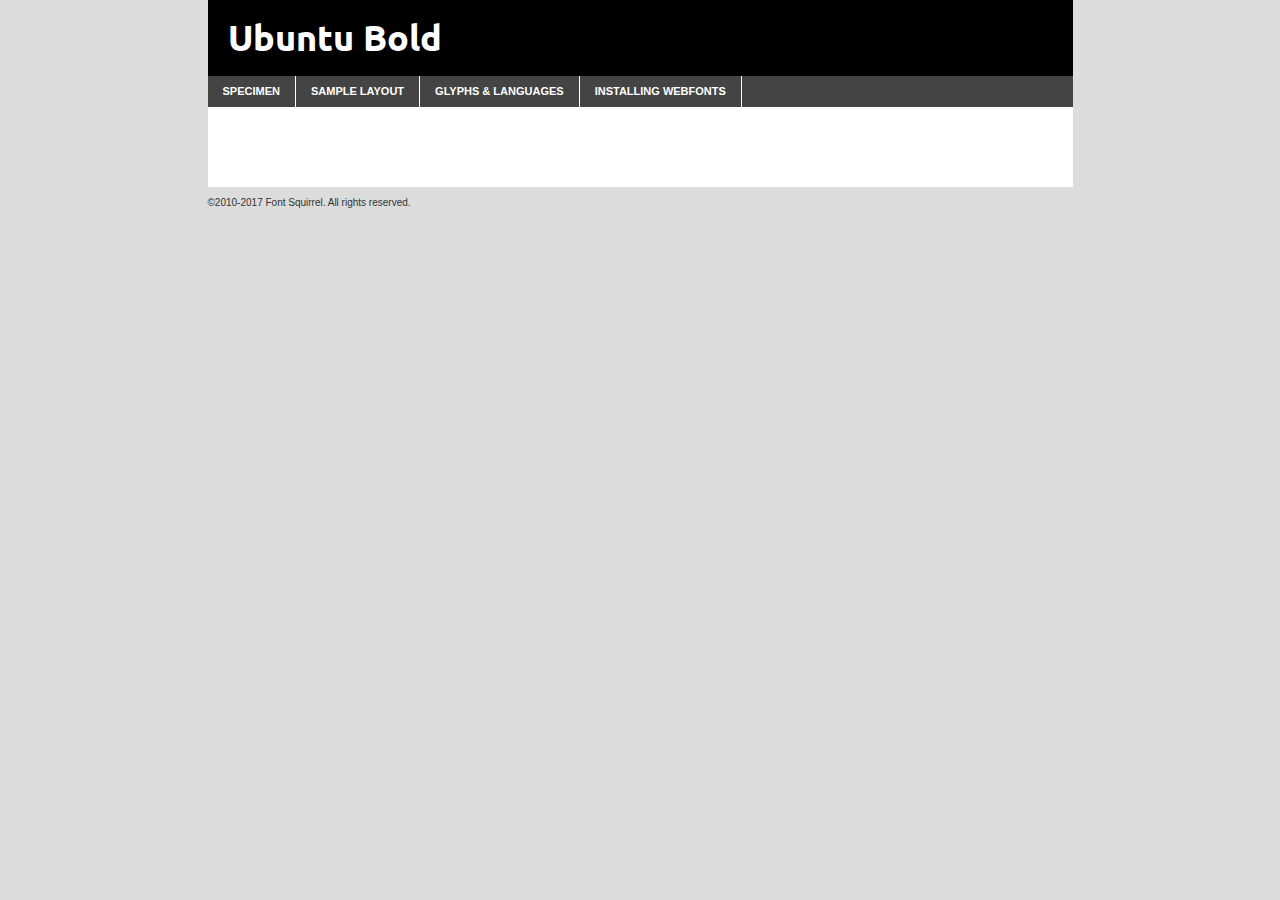
<file: assets/Website/Présentation BUT/fonts/webfontkit-ubt/ubt-b-demo.html>
<!DOCTYPE html PUBLIC "-//W3C//DTD XHTML 1.0 Transitional//EN"
	"http://www.w3.org/TR/xhtml1/DTD/xhtml1-transitional.dtd">

<html xmlns="http://www.w3.org/1999/xhtml" xml:lang="en" lang="en">
<head>
	<meta http-equiv="Content-Type" content="text/html; charset=utf-8" />
	<script src="http://ajax.googleapis.com/ajax/libs/jquery/1.7.2/jquery.min.js" type="text/javascript" charset="utf-8"></script>
	<script type="text/javascript">
	(function($){$.fn.easyTabs=function(option){var param=jQuery.extend({fadeSpeed:"fast",defaultContent:1,activeClass:'active'},option);$(this).each(function(){var thisId="#"+this.id;if(param.defaultContent==''){param.defaultContent=1;}
	if(typeof param.defaultContent=="number")
	{var defaultTab=$(thisId+" .tabs li:eq("+(param.defaultContent-1)+") a").attr('href').substr(1);}else{var defaultTab=param.defaultContent;}
	$(thisId+" .tabs li a").each(function(){var tabToHide=$(this).attr('href').substr(1);$("#"+tabToHide).addClass('easytabs-tab-content');});hideAll();changeContent(defaultTab);function hideAll(){$(thisId+" .easytabs-tab-content").hide();}
	function changeContent(tabId){hideAll();$(thisId+" .tabs li").removeClass(param.activeClass);$(thisId+" .tabs li a[href=#"+tabId+"]").closest('li').addClass(param.activeClass);if(param.fadeSpeed!="none")
	{$(thisId+" #"+tabId).fadeIn(param.fadeSpeed);}else{$(thisId+" #"+tabId).show();}}
	$(thisId+" .tabs li").click(function(){var tabId=$(this).find('a').attr('href').substr(1);changeContent(tabId);return false;});});}})(jQuery);
	</script>
	<link rel="stylesheet" href="specimen_files/specimen_stylesheet.css" type="text/css" charset="utf-8" />
	<link rel="stylesheet" href="stylesheet.css" type="text/css" charset="utf-8" />

	<style type="text/css">
					body{
				font-family: 'ubuntubold';
							}
		</style>

	<title>Ubuntu Bold Specimen</title>
	
	
	<script type="text/javascript" charset="utf-8">
		$(document).ready(function() {
			$('#container').easyTabs({defaultContent:1});
		});
	</script>
</head>

<body>
<div id="container">
	<div id="header">
		Ubuntu Bold	</div>
	<ul class="tabs">
		<li><a href="#specimen">Specimen</a></li>
		<li><a href="#layout">Sample Layout</a></li>
				<li><a href="#glyphs">Glyphs &amp; Languages</a></li>
		<li><a href="#installing">Installing Webfonts</a></li>
		
	</ul>
	
	<div id="main_content">

		
			<div id="specimen">
		
				<div class="section">
					<div class="grid12 firstcol">
						<div class="huge">AaBb</div>
					</div>
				</div>
		
				<div class="section">
					<div class="glyph_range">A&#x200B;B&#x200b;C&#x200b;D&#x200b;E&#x200b;F&#x200b;G&#x200b;H&#x200b;I&#x200b;J&#x200b;K&#x200b;L&#x200b;M&#x200b;N&#x200b;O&#x200b;P&#x200b;Q&#x200b;R&#x200b;S&#x200b;T&#x200b;U&#x200b;V&#x200b;W&#x200b;X&#x200b;Y&#x200b;Z&#x200b;a&#x200b;b&#x200b;c&#x200b;d&#x200b;e&#x200b;f&#x200b;g&#x200b;h&#x200b;i&#x200b;j&#x200b;k&#x200b;l&#x200b;m&#x200b;n&#x200b;o&#x200b;p&#x200b;q&#x200b;r&#x200b;s&#x200b;t&#x200b;u&#x200b;v&#x200b;w&#x200b;x&#x200b;y&#x200b;z&#x200b;1&#x200b;2&#x200b;3&#x200b;4&#x200b;5&#x200b;6&#x200b;7&#x200b;8&#x200b;9&#x200b;0&#x200b;&amp;&#x200b;.&#x200b;,&#x200b;?&#x200b;!&#x200b;&#64;&#x200b;(&#x200b;)&#x200b;#&#x200b;$&#x200b;%&#x200b;*&#x200b;+&#x200b;-&#x200b;=&#x200b;:&#x200b;;</div>
				</div>
				<div class="section">
					<div class="grid12 firstcol">
						<table class="sample_table">
							<tr><td>10</td><td class="size10">abcdefghijklmnopqrstuvwxyzABCDEFGHIJKLMNOPQRSTUVWXYZ0123456789abcdefghijklmnopqrstuvwxyzABCDEFGHIJKLMNOPQRSTUVWXYZ0123456789abcdefghijklmnopqrstuvwxyzABCDEFGHIJKLMNOPQRSTUVWXYZ</td></tr>
							<tr><td>11</td><td class="size11">abcdefghijklmnopqrstuvwxyzABCDEFGHIJKLMNOPQRSTUVWXYZ0123456789abcdefghijklmnopqrstuvwxyzABCDEFGHIJKLMNOPQRSTUVWXYZ0123456789abcdefghijklmnopqrstuvwxyzABCDEFGHIJKLMNOPQRSTUVWXYZ</td></tr>
							<tr><td>12</td><td class="size12">abcdefghijklmnopqrstuvwxyzABCDEFGHIJKLMNOPQRSTUVWXYZ0123456789abcdefghijklmnopqrstuvwxyzABCDEFGHIJKLMNOPQRSTUVWXYZ0123456789abcdefghijklmnopqrstuvwxyzABCDEFGHIJKLMNOPQRSTUVWXYZ</td></tr>
							<tr><td>13</td><td class="size13">abcdefghijklmnopqrstuvwxyzABCDEFGHIJKLMNOPQRSTUVWXYZ0123456789abcdefghijklmnopqrstuvwxyzABCDEFGHIJKLMNOPQRSTUVWXYZ0123456789abcdefghijklmnopqrstuvwxyzABCDEFGHIJKLMNOPQRSTUVWXYZ</td></tr>
							<tr><td>14</td><td class="size14">abcdefghijklmnopqrstuvwxyzABCDEFGHIJKLMNOPQRSTUVWXYZ0123456789abcdefghijklmnopqrstuvwxyzABCDEFGHIJKLMNOPQRSTUVWXYZ0123456789abcdefghijklmnopqrstuvwxyzABCDEFGHIJKLMNOPQRSTUVWXYZ</td></tr>
							<tr><td>16</td><td class="size16">abcdefghijklmnopqrstuvwxyzABCDEFGHIJKLMNOPQRSTUVWXYZ0123456789abcdefghijklmnopqrstuvwxyzABCDEFGHIJKLMNOPQRSTUVWXYZ</td></tr>
							<tr><td>18</td><td class="size18">abcdefghijklmnopqrstuvwxyzABCDEFGHIJKLMNOPQRSTUVWXYZ0123456789abcdefghijklmnopqrstuvwxyzABCDEFGHIJKLMNOPQRSTUVWXYZ</td></tr>
							<tr><td>20</td><td class="size20">abcdefghijklmnopqrstuvwxyzABCDEFGHIJKLMNOPQRSTUVWXYZ0123456789abcdefghijklmnopqrstuvwxyzABCDEFGHIJKLMNOPQRSTUVWXYZ</td></tr>
							<tr><td>24</td><td class="size24">abcdefghijklmnopqrstuvwxyzABCDEFGHIJKLMNOPQRSTUVWXYZ0123456789abcdefghijklmnopqrstuvwxyzABCDEFGHIJKLMNOPQRSTUVWXYZ</td></tr>
							<tr><td>30</td><td class="size30">abcdefghijklmnopqrstuvwxyzABCDEFGHIJKLMNOPQRSTUVWXYZ0123456789abcdefghijklmnopqrstuvwxyzABCDEFGHIJKLMNOPQRSTUVWXYZ</td></tr>
							<tr><td>36</td><td class="size36">abcdefghijklmnopqrstuvwxyzABCDEFGHIJKLMNOPQRSTUVWXYZ0123456789abcdefghijklmnopqrstuvwxyzABCDEFGHIJKLMNOPQRSTUVWXYZ</td></tr>
							<tr><td>48</td><td class="size48">abcdefghijklmnopqrstuvwxyzABCDEFGHIJKLMNOPQRSTUVWXYZ0123456789abcdefghijklmnopqrstuvwxyzABCDEFGHIJKLMNOPQRSTUVWXYZ</td></tr>
							<tr><td>60</td><td class="size60">abcdefghijklmnopqrstuvwxyzABCDEFGHIJKLMNOPQRSTUVWXYZ0123456789abcdefghijklmnopqrstuvwxyzABCDEFGHIJKLMNOPQRSTUVWXYZ</td></tr>
							<tr><td>72</td><td class="size72">abcdefghijklmnopqrstuvwxyzABCDEFGHIJKLMNOPQRSTUVWXYZ0123456789abcdefghijklmnopqrstuvwxyzABCDEFGHIJKLMNOPQRSTUVWXYZ</td></tr>
							<tr><td>90</td><td class="size90">abcdefghijklmnopqrstuvwxyzABCDEFGHIJKLMNOPQRSTUVWXYZ0123456789abcdefghijklmnopqrstuvwxyzABCDEFGHIJKLMNOPQRSTUVWXYZ</td></tr>
						</table>
				
					</div>
			
				</div>
		
		
		
								<div class="section" id="bodycomparison">


										<div id="xheight">
				<div class="fontbody">&#x25FC;&#x25FC;&#x25FC;&#x25FC;&#x25FC;&#x25FC;&#x25FC;&#x25FC;&#x25FC;&#x25FC;&#x25FC;&#x25FC;&#x25FC;&#x25FC;&#x25FC;&#x25FC;&#x25FC;&#x25FC;&#x25FC;&#x25FC;&#x25FC;&#x25FC;&#x25FC;&#x25FC;&#x25FC;&#x25FC;&#x25FC;&#x25FC;&#x25FC;&#x25FC;&#x25FC;&#x25FC;&#x25FC;&#x25FC;&#x25FC;&#x25FC;&#x25FC;&#x25FC;&#x25FC;&#x25FC;&#x25FC;&#x25FC;&#x25FC;&#x25FC;&#x25FC;&#x25FC;&#x25FC;&#x25FC;&#x25FC;&#x25FC;&#x25FC;&#x25FC;&#x25FC;&#x25FC;&#x25FC;&#x25FC;&#x25FC;&#x25FC;&#x25FC;&#x25FC;&#x25FC;&#x25FC;&#x25FC;&#x25FC;&#x25FC;&#x25FC;&#x25FC;&#x25FC;&#x25FC;&#x25FC;&#x25FC;&#x25FC;&#x25FC;&#x25FC;&#x25FC;&#x25FC;&#x25FC;&#x25FC;&#x25FC;&#x25FC;&#x25FC;&#x25FC;&#x25FC;&#x25FC;&#x25FC;&#x25FC;&#x25FC;&#x25FC;&#x25FC;&#x25FC;&#x25FC;&#x25FC;&#x25FC;&#x25FC;&#x25FC;&#x25FC;&#x25FC;&#x25FC;&#x25FC;body</div><div class="arialbody">body</div><div class="verdanabody">body</div><div class="georgiabody">body</div></div>
										<div class="fontbody" style="z-index:1">
											body<span>Ubuntu Bold</span>
										</div>
										<div class="arialbody" style="z-index:1">
											body<span>Arial</span>
										</div>
										<div class="verdanabody" style="z-index:1">
											body<span>Verdana</span>
										</div>
										<div class="georgiabody" style="z-index:1">
											body<span>Georgia</span>
										</div>



								</div>
		
		
				<div class="section psample psample_row1" id="">
					
					<div class="grid2 firstcol">
						<p class="size10"><span>10.</span>Aenean lacinia bibendum nulla sed consectetur. Fusce dapibus, tellus ac cursus commodo, tortor mauris condimentum nibh, ut fermentum massa justo sit amet risus. Nullam id dolor id nibh ultricies vehicula ut id elit. Cum sociis natoque penatibus et magnis dis parturient montes, nascetur ridiculus mus. Nulla vitae elit libero, a pharetra augue.</p>
			
					</div>
					<div class="grid3">
						<p class="size11"><span>11.</span>Aenean lacinia bibendum nulla sed consectetur. Fusce dapibus, tellus ac cursus commodo, tortor mauris condimentum nibh, ut fermentum massa justo sit amet risus. Nullam id dolor id nibh ultricies vehicula ut id elit. Cum sociis natoque penatibus et magnis dis parturient montes, nascetur ridiculus mus. Nulla vitae elit libero, a pharetra augue.</p>
			
					</div>
					<div class="grid3">
						<p class="size12"><span>12.</span>Aenean lacinia bibendum nulla sed consectetur. Fusce dapibus, tellus ac cursus commodo, tortor mauris condimentum nibh, ut fermentum massa justo sit amet risus. Nullam id dolor id nibh ultricies vehicula ut id elit. Cum sociis natoque penatibus et magnis dis parturient montes, nascetur ridiculus mus. Nulla vitae elit libero, a pharetra augue.</p>
			
					</div>
					<div class="grid4">
						<p class="size13"><span>13.</span>Aenean lacinia bibendum nulla sed consectetur. Fusce dapibus, tellus ac cursus commodo, tortor mauris condimentum nibh, ut fermentum massa justo sit amet risus. Nullam id dolor id nibh ultricies vehicula ut id elit. Cum sociis natoque penatibus et magnis dis parturient montes, nascetur ridiculus mus. Nulla vitae elit libero, a pharetra augue.</p>
			
					</div>
					<div class="white_blend"></div>
					
				</div>
				<div class="section psample psample_row2" id="">
					<div class="grid3 firstcol">
						<p class="size14"><span>14.</span>Aenean lacinia bibendum nulla sed consectetur. Fusce dapibus, tellus ac cursus commodo, tortor mauris condimentum nibh, ut fermentum massa justo sit amet risus. Nullam id dolor id nibh ultricies vehicula ut id elit. Cum sociis natoque penatibus et magnis dis parturient montes, nascetur ridiculus mus. Nulla vitae elit libero, a pharetra augue.</p>
			
					</div>
					<div class="grid4">
						<p class="size16"><span>16.</span>Aenean lacinia bibendum nulla sed consectetur. Fusce dapibus, tellus ac cursus commodo, tortor mauris condimentum nibh, ut fermentum massa justo sit amet risus. Nullam id dolor id nibh ultricies vehicula ut id elit. Cum sociis natoque penatibus et magnis dis parturient montes, nascetur ridiculus mus. Nulla vitae elit libero, a pharetra augue.</p>
			
					</div>
					<div class="grid5">
						<p class="size18"><span>18.</span>Aenean lacinia bibendum nulla sed consectetur. Fusce dapibus, tellus ac cursus commodo, tortor mauris condimentum nibh, ut fermentum massa justo sit amet risus. Nullam id dolor id nibh ultricies vehicula ut id elit. Cum sociis natoque penatibus et magnis dis parturient montes, nascetur ridiculus mus. Nulla vitae elit libero, a pharetra augue.</p>
			
					</div>

					<div class="white_blend"></div>

				</div>
				
				<div class="section psample psample_row3" id="">
					<div class="grid5 firstcol">
						<p class="size20"><span>20.</span>Aenean lacinia bibendum nulla sed consectetur. Fusce dapibus, tellus ac cursus commodo, tortor mauris condimentum nibh, ut fermentum massa justo sit amet risus. Nullam id dolor id nibh ultricies vehicula ut id elit. Cum sociis natoque penatibus et magnis dis parturient montes, nascetur ridiculus mus. Nulla vitae elit libero, a pharetra augue.</p>
					</div>
					<div class="grid7">
						<p class="size24"><span>24.</span>Aenean lacinia bibendum nulla sed consectetur. Fusce dapibus, tellus ac cursus commodo, tortor mauris condimentum nibh, ut fermentum massa justo sit amet risus. Nullam id dolor id nibh ultricies vehicula ut id elit. Cum sociis natoque penatibus et magnis dis parturient montes, nascetur ridiculus mus. Nulla vitae elit libero, a pharetra augue.</p>
					</div>
					
					<div class="white_blend"></div>
					
				</div>
				
				<div class="section psample psample_row4" id="">
					<div class="grid12 firstcol">
						<p class="size30"><span>30.</span>Aenean lacinia bibendum nulla sed consectetur. Fusce dapibus, tellus ac cursus commodo, tortor mauris condimentum nibh, ut fermentum massa justo sit amet risus. Nullam id dolor id nibh ultricies vehicula ut id elit. Cum sociis natoque penatibus et magnis dis parturient montes, nascetur ridiculus mus. Nulla vitae elit libero, a pharetra augue.</p>
					</div>
					<div class="white_blend"></div>
					
				</div>
				
				
				
				<div class="section psample psample_row1 fullreverse">
					<div class="grid2 firstcol">
						<p class="size10"><span>10.</span>Aenean lacinia bibendum nulla sed consectetur. Fusce dapibus, tellus ac cursus commodo, tortor mauris condimentum nibh, ut fermentum massa justo sit amet risus. Nullam id dolor id nibh ultricies vehicula ut id elit. Cum sociis natoque penatibus et magnis dis parturient montes, nascetur ridiculus mus. Nulla vitae elit libero, a pharetra augue.</p>
			
					</div>
					<div class="grid3">
						<p class="size11"><span>11.</span>Aenean lacinia bibendum nulla sed consectetur. Fusce dapibus, tellus ac cursus commodo, tortor mauris condimentum nibh, ut fermentum massa justo sit amet risus. Nullam id dolor id nibh ultricies vehicula ut id elit. Cum sociis natoque penatibus et magnis dis parturient montes, nascetur ridiculus mus. Nulla vitae elit libero, a pharetra augue.</p>
			
					</div>
					<div class="grid3">
						<p class="size12"><span>12.</span>Aenean lacinia bibendum nulla sed consectetur. Fusce dapibus, tellus ac cursus commodo, tortor mauris condimentum nibh, ut fermentum massa justo sit amet risus. Nullam id dolor id nibh ultricies vehicula ut id elit. Cum sociis natoque penatibus et magnis dis parturient montes, nascetur ridiculus mus. Nulla vitae elit libero, a pharetra augue.</p>
			
					</div>
					<div class="grid4">
						<p class="size13"><span>13.</span>Aenean lacinia bibendum nulla sed consectetur. Fusce dapibus, tellus ac cursus commodo, tortor mauris condimentum nibh, ut fermentum massa justo sit amet risus. Nullam id dolor id nibh ultricies vehicula ut id elit. Cum sociis natoque penatibus et magnis dis parturient montes, nascetur ridiculus mus. Nulla vitae elit libero, a pharetra augue.</p>
			
					</div>
					<div class="black_blend"></div>
					
				</div>
				
				<div class="section psample psample_row2 fullreverse">
					<div class="grid3 firstcol">
						<p class="size14"><span>14.</span>Aenean lacinia bibendum nulla sed consectetur. Fusce dapibus, tellus ac cursus commodo, tortor mauris condimentum nibh, ut fermentum massa justo sit amet risus. Nullam id dolor id nibh ultricies vehicula ut id elit. Cum sociis natoque penatibus et magnis dis parturient montes, nascetur ridiculus mus. Nulla vitae elit libero, a pharetra augue.</p>
			
					</div>
					<div class="grid4">
						<p class="size16"><span>16.</span>Aenean lacinia bibendum nulla sed consectetur. Fusce dapibus, tellus ac cursus commodo, tortor mauris condimentum nibh, ut fermentum massa justo sit amet risus. Nullam id dolor id nibh ultricies vehicula ut id elit. Cum sociis natoque penatibus et magnis dis parturient montes, nascetur ridiculus mus. Nulla vitae elit libero, a pharetra augue.</p>
			
					</div>
					<div class="grid5">
						<p class="size18"><span>18.</span>Aenean lacinia bibendum nulla sed consectetur. Fusce dapibus, tellus ac cursus commodo, tortor mauris condimentum nibh, ut fermentum massa justo sit amet risus. Nullam id dolor id nibh ultricies vehicula ut id elit. Cum sociis natoque penatibus et magnis dis parturient montes, nascetur ridiculus mus. Nulla vitae elit libero, a pharetra augue.</p>
			
					</div>
					<div class="black_blend"></div>

				</div>
				
				<div class="section psample fullreverse psample_row3" id="">
					<div class="grid5 firstcol">
						<p class="size20"><span>20.</span>Aenean lacinia bibendum nulla sed consectetur. Fusce dapibus, tellus ac cursus commodo, tortor mauris condimentum nibh, ut fermentum massa justo sit amet risus. Nullam id dolor id nibh ultricies vehicula ut id elit. Cum sociis natoque penatibus et magnis dis parturient montes, nascetur ridiculus mus. Nulla vitae elit libero, a pharetra augue.</p>
					</div>
					<div class="grid7">
						<p class="size24"><span>24.</span>Aenean lacinia bibendum nulla sed consectetur. Fusce dapibus, tellus ac cursus commodo, tortor mauris condimentum nibh, ut fermentum massa justo sit amet risus. Nullam id dolor id nibh ultricies vehicula ut id elit. Cum sociis natoque penatibus et magnis dis parturient montes, nascetur ridiculus mus. Nulla vitae elit libero, a pharetra augue.</p>
					</div>
					
					<div class="black_blend"></div>
					
				</div>
				
				<div class="section psample fullreverse psample_row4" id="" style="border-bottom: 20px #000 solid;">
					<div class="grid12 firstcol">
						<p class="size30"><span>30.</span>Aenean lacinia bibendum nulla sed consectetur. Fusce dapibus, tellus ac cursus commodo, tortor mauris condimentum nibh, ut fermentum massa justo sit amet risus. Nullam id dolor id nibh ultricies vehicula ut id elit. Cum sociis natoque penatibus et magnis dis parturient montes, nascetur ridiculus mus. Nulla vitae elit libero, a pharetra augue.</p>
					</div>
					<div class="black_blend"></div>
					
				</div>
				
				
				
				
			</div>
			
			<div id="layout">
				
				<div class="section">
					
					<div class="grid12 firstcol">
						<h1>Lorem Ipsum Dolor</h1>
						<h2>Etiam porta sem malesuada magna mollis euismod</h2>
						
						<p class="byline">By <a href="#link">Aenean Lacinia</a></p>
					</div>
				</div>
				<div class="section">
					<div class="grid8 firstcol">
						<p class="large">Donec sed odio dui. Morbi leo risus, porta ac consectetur ac, vestibulum at eros. Fusce dapibus, tellus ac cursus commodo, tortor mauris condimentum nibh, ut fermentum massa justo sit amet risus. </p>

						
						<h3>Pellentesque ornare sem</h3>

						<p>Maecenas sed diam eget risus varius blandit sit amet non magna. Maecenas faucibus mollis interdum. Donec ullamcorper nulla non metus auctor fringilla. Nullam id dolor id nibh ultricies vehicula ut id elit. Nullam id dolor id nibh ultricies vehicula ut id elit. </p>

						<p>Aenean eu leo quam. Pellentesque ornare sem lacinia quam venenatis vestibulum. Lorem ipsum dolor sit amet, consectetur adipiscing elit. Cum sociis natoque penatibus et magnis dis parturient montes, nascetur ridiculus mus. </p>

						<p>Nulla vitae elit libero, a pharetra augue. Praesent commodo cursus magna, vel scelerisque nisl consectetur et. Aenean lacinia bibendum nulla sed consectetur. </p>

						<p>Nullam quis risus eget urna mollis ornare vel eu leo. Nullam quis risus eget urna mollis ornare vel eu leo. Maecenas sed diam eget risus varius blandit sit amet non magna. Donec ullamcorper nulla non metus auctor fringilla. </p>

						<h3>Cras mattis consectetur</h3>

						<p>Aenean eu leo quam. Pellentesque ornare sem lacinia quam venenatis vestibulum. Aenean lacinia bibendum nulla sed consectetur. Integer posuere erat a ante venenatis dapibus posuere velit aliquet. Cras mattis consectetur purus sit amet fermentum. </p>

						<p>Nullam id dolor id nibh ultricies vehicula ut id elit. Nullam quis risus eget urna mollis ornare vel eu leo. Cras mattis consectetur purus sit amet fermentum.</p>
					</div>
					
					<div class="grid4 sidebar">
						
						<div class="box reverse">
							<p class="last">Nullam quis risus eget urna mollis ornare vel eu leo. Donec ullamcorper nulla non metus auctor fringilla. Cras mattis consectetur purus sit amet fermentum. Sed posuere consectetur est at lobortis. Lorem ipsum dolor sit amet, consectetur adipiscing elit. </p>
						</div>
						
						<p class="caption">Maecenas sed diam eget risus varius.</p>

						<p>Vestibulum id ligula porta felis euismod semper. Integer posuere erat a ante venenatis dapibus posuere velit aliquet. Vestibulum id ligula porta felis euismod semper. Sed posuere consectetur est at lobortis. Maecenas sed diam eget risus varius blandit sit amet non magna. Fusce dapibus, tellus ac cursus commodo, tortor mauris condimentum nibh, ut fermentum massa justo sit amet risus. </p>

					

						<p>Duis mollis, est non commodo luctus, nisi erat porttitor ligula, eget lacinia odio sem nec elit. Aenean lacinia bibendum nulla sed consectetur. Vivamus sagittis lacus vel augue laoreet rutrum faucibus dolor auctor. Aenean lacinia bibendum nulla sed consectetur. Nullam quis risus eget urna mollis ornare vel eu leo. </p>

						<p>Praesent commodo cursus magna, vel scelerisque nisl consectetur et. Donec ullamcorper nulla non metus auctor fringilla. Maecenas faucibus mollis interdum. Fusce dapibus, tellus ac cursus commodo, tortor mauris condimentum nibh, ut fermentum massa justo sit amet risus. </p>

					</div>
				</div>
				
			</div>


			



		<div id="glyphs">
			<div class="section">
				<div class="grid12 firstcol">
			
				<h1>Language Support</h1>
				<p>The subset of Ubuntu Bold in this kit supports the following languages:<br />
			
					Albanian, Basque, Breton, Chamorro, Danish, Dutch, English, Faroese, Finnish, French, Frisian, Galician, German, Icelandic, Italian, Malagasy, Norwegian, Portuguese, Spanish, Alsatian, Aragonese, Arapaho, Arrernte, Asturian, Aymara, Bislama, Cebuano, Corsican, Fijian, French_creole, Genoese, Gilbertese, Greenlandic, Haitian_creole, Hiligaynon, Hmong, Hopi, Ibanag, Iloko_ilokano, Indonesian, Interglossa_glosa, Interlingua, Irish_gaelic, Jerriais, Lojban, Lombard, Luxembourgeois, Manx, Mohawk, Norfolk_pitcairnese, Occitan, Oromo, Pangasinan, Papiamento, Piedmontese, Potawatomi, Rhaeto-romance, Romansh, Rotokas, Sami_lule, Samoan, Sardinian, Scots_gaelic, Seychelles_creole, Shona, Sicilian, Somali, Southern_ndebele, Swahili, Swati_swazi, Tagalog_filipino_pilipino, Tetum, Tok_pisin, Uyghur_latinized, Volapuk, Walloon, Warlpiri, Xhosa, Yapese, Zulu, Latinbasic, Ubasic, Demo				</p>
				<h1>Glyph Chart</h1>
				<p>The subset of Ubuntu Bold in this kit includes all the glyphs listed below. Unicode entities are included above each glyph to help you insert individual characters into your layout.</p>
				<div id="glyph_chart">
			
																				 <div><p>&amp;#29;</p>&#29;</div>
																				 <div><p>&amp;#13;</p>&#13;</div>
																				 <div><p>&amp;#29;</p>&#29;</div>
																				 <div><p>&amp;#32;</p>&#32;</div>
																				 <div><p>&amp;#33;</p>&#33;</div>
																				 <div><p>&amp;#34;</p>&#34;</div>
																				 <div><p>&amp;#35;</p>&#35;</div>
																				 <div><p>&amp;#36;</p>&#36;</div>
																				 <div><p>&amp;#37;</p>&#37;</div>
																				 <div><p>&amp;#38;</p>&#38;</div>
																				 <div><p>&amp;#39;</p>&#39;</div>
																				 <div><p>&amp;#40;</p>&#40;</div>
																				 <div><p>&amp;#41;</p>&#41;</div>
																				 <div><p>&amp;#42;</p>&#42;</div>
																				 <div><p>&amp;#43;</p>&#43;</div>
																				 <div><p>&amp;#44;</p>&#44;</div>
																				 <div><p>&amp;#45;</p>&#45;</div>
																				 <div><p>&amp;#46;</p>&#46;</div>
																				 <div><p>&amp;#47;</p>&#47;</div>
																				 <div><p>&amp;#48;</p>&#48;</div>
																				 <div><p>&amp;#49;</p>&#49;</div>
																				 <div><p>&amp;#50;</p>&#50;</div>
																				 <div><p>&amp;#51;</p>&#51;</div>
																				 <div><p>&amp;#52;</p>&#52;</div>
																				 <div><p>&amp;#53;</p>&#53;</div>
																				 <div><p>&amp;#54;</p>&#54;</div>
																				 <div><p>&amp;#55;</p>&#55;</div>
																				 <div><p>&amp;#56;</p>&#56;</div>
																				 <div><p>&amp;#57;</p>&#57;</div>
																				 <div><p>&amp;#58;</p>&#58;</div>
																				 <div><p>&amp;#59;</p>&#59;</div>
																				 <div><p>&amp;#60;</p>&#60;</div>
																				 <div><p>&amp;#61;</p>&#61;</div>
																				 <div><p>&amp;#62;</p>&#62;</div>
																				 <div><p>&amp;#63;</p>&#63;</div>
																				 <div><p>&amp;#64;</p>&#64;</div>
																				 <div><p>&amp;#65;</p>&#65;</div>
																				 <div><p>&amp;#66;</p>&#66;</div>
																				 <div><p>&amp;#67;</p>&#67;</div>
																				 <div><p>&amp;#68;</p>&#68;</div>
																				 <div><p>&amp;#69;</p>&#69;</div>
																				 <div><p>&amp;#70;</p>&#70;</div>
																				 <div><p>&amp;#71;</p>&#71;</div>
																				 <div><p>&amp;#72;</p>&#72;</div>
																				 <div><p>&amp;#73;</p>&#73;</div>
																				 <div><p>&amp;#74;</p>&#74;</div>
																				 <div><p>&amp;#75;</p>&#75;</div>
																				 <div><p>&amp;#76;</p>&#76;</div>
																				 <div><p>&amp;#77;</p>&#77;</div>
																				 <div><p>&amp;#78;</p>&#78;</div>
																				 <div><p>&amp;#79;</p>&#79;</div>
																				 <div><p>&amp;#80;</p>&#80;</div>
																				 <div><p>&amp;#81;</p>&#81;</div>
																				 <div><p>&amp;#82;</p>&#82;</div>
																				 <div><p>&amp;#83;</p>&#83;</div>
																				 <div><p>&amp;#84;</p>&#84;</div>
																				 <div><p>&amp;#85;</p>&#85;</div>
																				 <div><p>&amp;#86;</p>&#86;</div>
																				 <div><p>&amp;#87;</p>&#87;</div>
																				 <div><p>&amp;#88;</p>&#88;</div>
																				 <div><p>&amp;#89;</p>&#89;</div>
																				 <div><p>&amp;#90;</p>&#90;</div>
																				 <div><p>&amp;#91;</p>&#91;</div>
																				 <div><p>&amp;#92;</p>&#92;</div>
																				 <div><p>&amp;#93;</p>&#93;</div>
																				 <div><p>&amp;#94;</p>&#94;</div>
																				 <div><p>&amp;#95;</p>&#95;</div>
																				 <div><p>&amp;#96;</p>&#96;</div>
																				 <div><p>&amp;#97;</p>&#97;</div>
																				 <div><p>&amp;#98;</p>&#98;</div>
																				 <div><p>&amp;#99;</p>&#99;</div>
																				 <div><p>&amp;#100;</p>&#100;</div>
																				 <div><p>&amp;#101;</p>&#101;</div>
																				 <div><p>&amp;#102;</p>&#102;</div>
																				 <div><p>&amp;#103;</p>&#103;</div>
																				 <div><p>&amp;#104;</p>&#104;</div>
																				 <div><p>&amp;#105;</p>&#105;</div>
																				 <div><p>&amp;#106;</p>&#106;</div>
																				 <div><p>&amp;#107;</p>&#107;</div>
																				 <div><p>&amp;#108;</p>&#108;</div>
																				 <div><p>&amp;#109;</p>&#109;</div>
																				 <div><p>&amp;#110;</p>&#110;</div>
																				 <div><p>&amp;#111;</p>&#111;</div>
																				 <div><p>&amp;#112;</p>&#112;</div>
																				 <div><p>&amp;#113;</p>&#113;</div>
																				 <div><p>&amp;#114;</p>&#114;</div>
																				 <div><p>&amp;#115;</p>&#115;</div>
																				 <div><p>&amp;#116;</p>&#116;</div>
																				 <div><p>&amp;#117;</p>&#117;</div>
																				 <div><p>&amp;#118;</p>&#118;</div>
																				 <div><p>&amp;#119;</p>&#119;</div>
																				 <div><p>&amp;#120;</p>&#120;</div>
																				 <div><p>&amp;#121;</p>&#121;</div>
																				 <div><p>&amp;#122;</p>&#122;</div>
																				 <div><p>&amp;#123;</p>&#123;</div>
																				 <div><p>&amp;#124;</p>&#124;</div>
																				 <div><p>&amp;#125;</p>&#125;</div>
																				 <div><p>&amp;#126;</p>&#126;</div>
																				 <div><p>&amp;#160;</p>&#160;</div>
																				 <div><p>&amp;#161;</p>&#161;</div>
																				 <div><p>&amp;#162;</p>&#162;</div>
																				 <div><p>&amp;#163;</p>&#163;</div>
																				 <div><p>&amp;#164;</p>&#164;</div>
																				 <div><p>&amp;#165;</p>&#165;</div>
																				 <div><p>&amp;#166;</p>&#166;</div>
																				 <div><p>&amp;#167;</p>&#167;</div>
																				 <div><p>&amp;#168;</p>&#168;</div>
																				 <div><p>&amp;#169;</p>&#169;</div>
																				 <div><p>&amp;#170;</p>&#170;</div>
																				 <div><p>&amp;#171;</p>&#171;</div>
																				 <div><p>&amp;#172;</p>&#172;</div>
																				 <div><p>&amp;#173;</p>&#173;</div>
																				 <div><p>&amp;#174;</p>&#174;</div>
																				 <div><p>&amp;#175;</p>&#175;</div>
																				 <div><p>&amp;#176;</p>&#176;</div>
																				 <div><p>&amp;#177;</p>&#177;</div>
																				 <div><p>&amp;#178;</p>&#178;</div>
																				 <div><p>&amp;#179;</p>&#179;</div>
																				 <div><p>&amp;#180;</p>&#180;</div>
																				 <div><p>&amp;#181;</p>&#181;</div>
																				 <div><p>&amp;#182;</p>&#182;</div>
																				 <div><p>&amp;#183;</p>&#183;</div>
																				 <div><p>&amp;#184;</p>&#184;</div>
																				 <div><p>&amp;#185;</p>&#185;</div>
																				 <div><p>&amp;#186;</p>&#186;</div>
																				 <div><p>&amp;#187;</p>&#187;</div>
																				 <div><p>&amp;#188;</p>&#188;</div>
																				 <div><p>&amp;#189;</p>&#189;</div>
																				 <div><p>&amp;#190;</p>&#190;</div>
																				 <div><p>&amp;#191;</p>&#191;</div>
																				 <div><p>&amp;#192;</p>&#192;</div>
																				 <div><p>&amp;#193;</p>&#193;</div>
																				 <div><p>&amp;#194;</p>&#194;</div>
																				 <div><p>&amp;#195;</p>&#195;</div>
																				 <div><p>&amp;#196;</p>&#196;</div>
																				 <div><p>&amp;#197;</p>&#197;</div>
																				 <div><p>&amp;#198;</p>&#198;</div>
																				 <div><p>&amp;#199;</p>&#199;</div>
																				 <div><p>&amp;#200;</p>&#200;</div>
																				 <div><p>&amp;#201;</p>&#201;</div>
																				 <div><p>&amp;#202;</p>&#202;</div>
																				 <div><p>&amp;#203;</p>&#203;</div>
																				 <div><p>&amp;#204;</p>&#204;</div>
																				 <div><p>&amp;#205;</p>&#205;</div>
																				 <div><p>&amp;#206;</p>&#206;</div>
																				 <div><p>&amp;#207;</p>&#207;</div>
																				 <div><p>&amp;#208;</p>&#208;</div>
																				 <div><p>&amp;#209;</p>&#209;</div>
																				 <div><p>&amp;#210;</p>&#210;</div>
																				 <div><p>&amp;#211;</p>&#211;</div>
																				 <div><p>&amp;#212;</p>&#212;</div>
																				 <div><p>&amp;#213;</p>&#213;</div>
																				 <div><p>&amp;#214;</p>&#214;</div>
																				 <div><p>&amp;#215;</p>&#215;</div>
																				 <div><p>&amp;#216;</p>&#216;</div>
																				 <div><p>&amp;#217;</p>&#217;</div>
																				 <div><p>&amp;#218;</p>&#218;</div>
																				 <div><p>&amp;#219;</p>&#219;</div>
																				 <div><p>&amp;#220;</p>&#220;</div>
																				 <div><p>&amp;#221;</p>&#221;</div>
																				 <div><p>&amp;#222;</p>&#222;</div>
																				 <div><p>&amp;#223;</p>&#223;</div>
																				 <div><p>&amp;#224;</p>&#224;</div>
																				 <div><p>&amp;#225;</p>&#225;</div>
																				 <div><p>&amp;#226;</p>&#226;</div>
																				 <div><p>&amp;#227;</p>&#227;</div>
																				 <div><p>&amp;#228;</p>&#228;</div>
																				 <div><p>&amp;#229;</p>&#229;</div>
																				 <div><p>&amp;#230;</p>&#230;</div>
																				 <div><p>&amp;#231;</p>&#231;</div>
																				 <div><p>&amp;#232;</p>&#232;</div>
																				 <div><p>&amp;#233;</p>&#233;</div>
																				 <div><p>&amp;#234;</p>&#234;</div>
																				 <div><p>&amp;#235;</p>&#235;</div>
																				 <div><p>&amp;#236;</p>&#236;</div>
																				 <div><p>&amp;#237;</p>&#237;</div>
																				 <div><p>&amp;#238;</p>&#238;</div>
																				 <div><p>&amp;#239;</p>&#239;</div>
																				 <div><p>&amp;#240;</p>&#240;</div>
																				 <div><p>&amp;#241;</p>&#241;</div>
																				 <div><p>&amp;#242;</p>&#242;</div>
																				 <div><p>&amp;#243;</p>&#243;</div>
																				 <div><p>&amp;#244;</p>&#244;</div>
																				 <div><p>&amp;#245;</p>&#245;</div>
																				 <div><p>&amp;#246;</p>&#246;</div>
																				 <div><p>&amp;#247;</p>&#247;</div>
																				 <div><p>&amp;#248;</p>&#248;</div>
																				 <div><p>&amp;#249;</p>&#249;</div>
																				 <div><p>&amp;#250;</p>&#250;</div>
																				 <div><p>&amp;#251;</p>&#251;</div>
																				 <div><p>&amp;#252;</p>&#252;</div>
																				 <div><p>&amp;#253;</p>&#253;</div>
																				 <div><p>&amp;#254;</p>&#254;</div>
																				 <div><p>&amp;#255;</p>&#255;</div>
																				 <div><p>&amp;#338;</p>&#338;</div>
																				 <div><p>&amp;#339;</p>&#339;</div>
																				 <div><p>&amp;#376;</p>&#376;</div>
																				 <div><p>&amp;#710;</p>&#710;</div>
																				 <div><p>&amp;#732;</p>&#732;</div>
																				 <div><p>&amp;#8192;</p>&#8192;</div>
																				 <div><p>&amp;#8193;</p>&#8193;</div>
																				 <div><p>&amp;#8194;</p>&#8194;</div>
																				 <div><p>&amp;#8195;</p>&#8195;</div>
																				 <div><p>&amp;#8196;</p>&#8196;</div>
																				 <div><p>&amp;#8197;</p>&#8197;</div>
																				 <div><p>&amp;#8198;</p>&#8198;</div>
																				 <div><p>&amp;#8199;</p>&#8199;</div>
																				 <div><p>&amp;#8200;</p>&#8200;</div>
																				 <div><p>&amp;#8201;</p>&#8201;</div>
																				 <div><p>&amp;#8202;</p>&#8202;</div>
																				 <div><p>&amp;#8208;</p>&#8208;</div>
																				 <div><p>&amp;#8209;</p>&#8209;</div>
																				 <div><p>&amp;#8210;</p>&#8210;</div>
																				 <div><p>&amp;#8211;</p>&#8211;</div>
																				 <div><p>&amp;#8212;</p>&#8212;</div>
																				 <div><p>&amp;#8216;</p>&#8216;</div>
																				 <div><p>&amp;#8217;</p>&#8217;</div>
																				 <div><p>&amp;#8218;</p>&#8218;</div>
																				 <div><p>&amp;#8220;</p>&#8220;</div>
																				 <div><p>&amp;#8221;</p>&#8221;</div>
																				 <div><p>&amp;#8222;</p>&#8222;</div>
																				 <div><p>&amp;#8226;</p>&#8226;</div>
																				 <div><p>&amp;#8230;</p>&#8230;</div>
																				 <div><p>&amp;#8239;</p>&#8239;</div>
																				 <div><p>&amp;#8249;</p>&#8249;</div>
																				 <div><p>&amp;#8250;</p>&#8250;</div>
																				 <div><p>&amp;#8287;</p>&#8287;</div>
																				 <div><p>&amp;#8364;</p>&#8364;</div>
																				 <div><p>&amp;#8482;</p>&#8482;</div>
																				 <div><p>&amp;#9724;</p>&#9724;</div>
																				 <div><p>&amp;#64257;</p>&#64257;</div>
																				 <div><p>&amp;#64258;</p>&#64258;</div>
																				 <div><p>&amp;#64259;</p>&#64259;</div>
																				 <div><p>&amp;#64260;</p>&#64260;</div>
																																						</div>	
				</div>
		
		
			</div>
		</div>
		
		
		<div id="specs">
			
		</div>
	
		<div id="installing">
			<div class="section">
				<div class="grid7 firstcol">
					<h1>Installing Webfonts</h1>
					
					<p>Webfonts are supported by all major browser platforms but not all in the same way. There are currently four different font formats that must be included in order to target all browsers. This includes TTF, WOFF, EOT and SVG.</p>
					
					<h2>1. Upload your webfonts</h2>
					<p>You must upload your webfont kit to your website. They should be in or near the same directory as your CSS files.</p>
					
					<h2>2. Include the webfont stylesheet</h2>
					<p>A special CSS @font-face declaration helps the various browsers select the appropriate font it needs without causing you a bunch of headaches. Learn more about this syntax by reading the <a href="https://www.fontspring.com/blog/further-hardening-of-the-bulletproof-syntax">Fontspring blog post</a> about it. The code for it is as follows:</p>


<code>
@font-face{ 
	font-family: 'MyWebFont';
	src: url('WebFont.eot');
	src: url('WebFont.eot?#iefix') format('embedded-opentype'),
	     url('WebFont.woff') format('woff'),
	     url('WebFont.ttf') format('truetype'),
	     url('WebFont.svg#webfont') format('svg');
}
</code>

	<p>We've already gone ahead and generated the code for you. All you have to do is link to the stylesheet in your HTML, like this:</p>
	<code>&lt;link rel=&quot;stylesheet&quot; href=&quot;stylesheet.css&quot; type=&quot;text/css&quot; charset=&quot;utf-8&quot; /&gt;</code>

					<h2>3. Modify your own stylesheet</h2>
					<p>To take advantage of your new fonts, you must tell your stylesheet to use them. Look at the original @font-face declaration above and find the property called "font-family." The name linked there will be what you use to reference the font. Prepend that webfont name to the font stack in the "font-family" property, inside the selector you want to change. For example:</p>
<code>p { font-family: 'WebFont', Arial, sans-serif; }</code>

<h2>4. Test</h2>
<p>Getting webfonts to work cross-browser <em>can</em> be tricky. Use the information in the sidebar to help you if you find that fonts aren't loading in a particular browser.</p>
				</div>
				
				<div class="grid5 sidebar">
					<div class="box">
						<h2>Troubleshooting<br />Font-Face Problems</h2>
						<p>Having trouble getting your webfonts to load in your new website? Here are some tips to sort out what might be the problem.</p>

						<h3>Fonts not showing in any browser</h3>

						<p>This sounds like you need to work on the plumbing. You either did not upload the fonts to the correct directory, or you did not link the fonts properly in the CSS. If you've confirmed that all this is correct and you still have a problem, take a look at your .htaccess file and see if requests are getting intercepted.</p>

						<h3>Fonts not loading in iPhone or iPad</h3>

						<p>The most common problem here is that you are serving the fonts from an IIS server. IIS refuses to serve files that have unknown MIME types. If that is the case, you must set the MIME type for SVG to "image/svg+xml" in the server settings. Follow these instructions from Microsoft if you need help.</p>

						<h3>Fonts not loading in Firefox</h3>

						<p>The primary reason for this failure? You are still using a version Firefox older than 3.5. So upgrade already! If that isn't it, then you are very likely serving fonts from a different domain. Firefox requires that all font assets be served from the same domain. Lastly it is possible that you need to add WOFF to your list of MIME types (if you are serving via IIS.)</p>

						<h3>Fonts not loading in IE</h3>

						<p>Are you looking at Internet Explorer on an actual Windows machine or are you cheating by using a service like Adobe BrowserLab? Many of these screenshot services do not render @font-face for IE. Best to test it on a real machine.</p>

						<h3>Fonts not loading in IE9</h3>

						<p>IE9, like Firefox, requires that fonts be served from the same domain as the website. Make sure that is the case.</p>
					</div>
				</div>
			</div>
			
		</div>
	
	</div>
	<div id="footer">
		<p>&copy;2010-2017 Font Squirrel. All rights reserved.</p>
	</div>
</div>
</body>
</html>
</file>
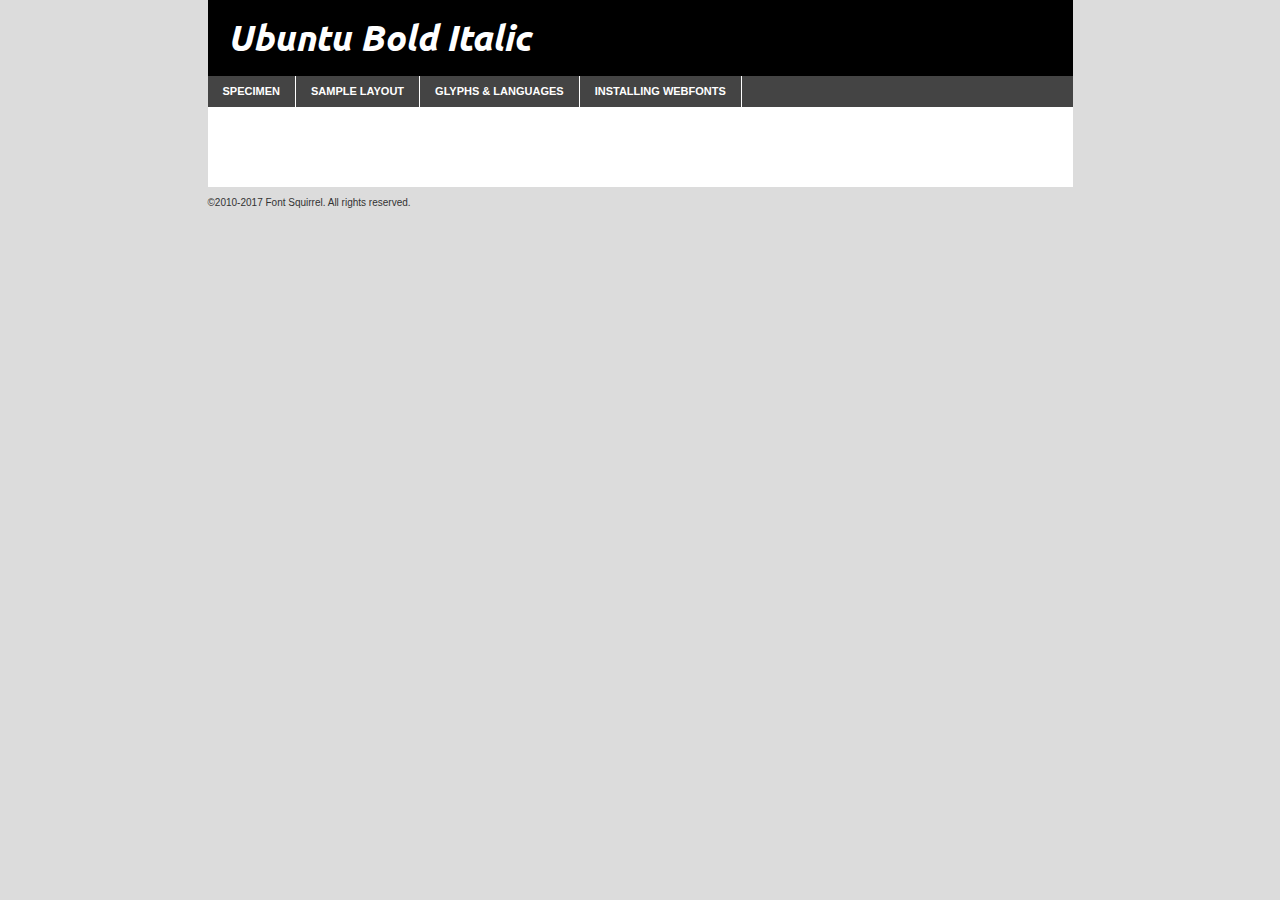
<file: assets/Website/Présentation BUT/fonts/webfontkit-ubt/ubt-bi-demo.html>
<!DOCTYPE html PUBLIC "-//W3C//DTD XHTML 1.0 Transitional//EN"
	"http://www.w3.org/TR/xhtml1/DTD/xhtml1-transitional.dtd">

<html xmlns="http://www.w3.org/1999/xhtml" xml:lang="en" lang="en">
<head>
	<meta http-equiv="Content-Type" content="text/html; charset=utf-8" />
	<script src="http://ajax.googleapis.com/ajax/libs/jquery/1.7.2/jquery.min.js" type="text/javascript" charset="utf-8"></script>
	<script type="text/javascript">
	(function($){$.fn.easyTabs=function(option){var param=jQuery.extend({fadeSpeed:"fast",defaultContent:1,activeClass:'active'},option);$(this).each(function(){var thisId="#"+this.id;if(param.defaultContent==''){param.defaultContent=1;}
	if(typeof param.defaultContent=="number")
	{var defaultTab=$(thisId+" .tabs li:eq("+(param.defaultContent-1)+") a").attr('href').substr(1);}else{var defaultTab=param.defaultContent;}
	$(thisId+" .tabs li a").each(function(){var tabToHide=$(this).attr('href').substr(1);$("#"+tabToHide).addClass('easytabs-tab-content');});hideAll();changeContent(defaultTab);function hideAll(){$(thisId+" .easytabs-tab-content").hide();}
	function changeContent(tabId){hideAll();$(thisId+" .tabs li").removeClass(param.activeClass);$(thisId+" .tabs li a[href=#"+tabId+"]").closest('li').addClass(param.activeClass);if(param.fadeSpeed!="none")
	{$(thisId+" #"+tabId).fadeIn(param.fadeSpeed);}else{$(thisId+" #"+tabId).show();}}
	$(thisId+" .tabs li").click(function(){var tabId=$(this).find('a').attr('href').substr(1);changeContent(tabId);return false;});});}})(jQuery);
	</script>
	<link rel="stylesheet" href="specimen_files/specimen_stylesheet.css" type="text/css" charset="utf-8" />
	<link rel="stylesheet" href="stylesheet.css" type="text/css" charset="utf-8" />

	<style type="text/css">
					body{
				font-family: 'ubuntubold_italic';
							}
		</style>

	<title>Ubuntu Bold Italic Specimen</title>
	
	
	<script type="text/javascript" charset="utf-8">
		$(document).ready(function() {
			$('#container').easyTabs({defaultContent:1});
		});
	</script>
</head>

<body>
<div id="container">
	<div id="header">
		Ubuntu Bold Italic	</div>
	<ul class="tabs">
		<li><a href="#specimen">Specimen</a></li>
		<li><a href="#layout">Sample Layout</a></li>
				<li><a href="#glyphs">Glyphs &amp; Languages</a></li>
		<li><a href="#installing">Installing Webfonts</a></li>
		
	</ul>
	
	<div id="main_content">

		
			<div id="specimen">
		
				<div class="section">
					<div class="grid12 firstcol">
						<div class="huge">AaBb</div>
					</div>
				</div>
		
				<div class="section">
					<div class="glyph_range">A&#x200B;B&#x200b;C&#x200b;D&#x200b;E&#x200b;F&#x200b;G&#x200b;H&#x200b;I&#x200b;J&#x200b;K&#x200b;L&#x200b;M&#x200b;N&#x200b;O&#x200b;P&#x200b;Q&#x200b;R&#x200b;S&#x200b;T&#x200b;U&#x200b;V&#x200b;W&#x200b;X&#x200b;Y&#x200b;Z&#x200b;a&#x200b;b&#x200b;c&#x200b;d&#x200b;e&#x200b;f&#x200b;g&#x200b;h&#x200b;i&#x200b;j&#x200b;k&#x200b;l&#x200b;m&#x200b;n&#x200b;o&#x200b;p&#x200b;q&#x200b;r&#x200b;s&#x200b;t&#x200b;u&#x200b;v&#x200b;w&#x200b;x&#x200b;y&#x200b;z&#x200b;1&#x200b;2&#x200b;3&#x200b;4&#x200b;5&#x200b;6&#x200b;7&#x200b;8&#x200b;9&#x200b;0&#x200b;&amp;&#x200b;.&#x200b;,&#x200b;?&#x200b;!&#x200b;&#64;&#x200b;(&#x200b;)&#x200b;#&#x200b;$&#x200b;%&#x200b;*&#x200b;+&#x200b;-&#x200b;=&#x200b;:&#x200b;;</div>
				</div>
				<div class="section">
					<div class="grid12 firstcol">
						<table class="sample_table">
							<tr><td>10</td><td class="size10">abcdefghijklmnopqrstuvwxyzABCDEFGHIJKLMNOPQRSTUVWXYZ0123456789abcdefghijklmnopqrstuvwxyzABCDEFGHIJKLMNOPQRSTUVWXYZ0123456789abcdefghijklmnopqrstuvwxyzABCDEFGHIJKLMNOPQRSTUVWXYZ</td></tr>
							<tr><td>11</td><td class="size11">abcdefghijklmnopqrstuvwxyzABCDEFGHIJKLMNOPQRSTUVWXYZ0123456789abcdefghijklmnopqrstuvwxyzABCDEFGHIJKLMNOPQRSTUVWXYZ0123456789abcdefghijklmnopqrstuvwxyzABCDEFGHIJKLMNOPQRSTUVWXYZ</td></tr>
							<tr><td>12</td><td class="size12">abcdefghijklmnopqrstuvwxyzABCDEFGHIJKLMNOPQRSTUVWXYZ0123456789abcdefghijklmnopqrstuvwxyzABCDEFGHIJKLMNOPQRSTUVWXYZ0123456789abcdefghijklmnopqrstuvwxyzABCDEFGHIJKLMNOPQRSTUVWXYZ</td></tr>
							<tr><td>13</td><td class="size13">abcdefghijklmnopqrstuvwxyzABCDEFGHIJKLMNOPQRSTUVWXYZ0123456789abcdefghijklmnopqrstuvwxyzABCDEFGHIJKLMNOPQRSTUVWXYZ0123456789abcdefghijklmnopqrstuvwxyzABCDEFGHIJKLMNOPQRSTUVWXYZ</td></tr>
							<tr><td>14</td><td class="size14">abcdefghijklmnopqrstuvwxyzABCDEFGHIJKLMNOPQRSTUVWXYZ0123456789abcdefghijklmnopqrstuvwxyzABCDEFGHIJKLMNOPQRSTUVWXYZ0123456789abcdefghijklmnopqrstuvwxyzABCDEFGHIJKLMNOPQRSTUVWXYZ</td></tr>
							<tr><td>16</td><td class="size16">abcdefghijklmnopqrstuvwxyzABCDEFGHIJKLMNOPQRSTUVWXYZ0123456789abcdefghijklmnopqrstuvwxyzABCDEFGHIJKLMNOPQRSTUVWXYZ</td></tr>
							<tr><td>18</td><td class="size18">abcdefghijklmnopqrstuvwxyzABCDEFGHIJKLMNOPQRSTUVWXYZ0123456789abcdefghijklmnopqrstuvwxyzABCDEFGHIJKLMNOPQRSTUVWXYZ</td></tr>
							<tr><td>20</td><td class="size20">abcdefghijklmnopqrstuvwxyzABCDEFGHIJKLMNOPQRSTUVWXYZ0123456789abcdefghijklmnopqrstuvwxyzABCDEFGHIJKLMNOPQRSTUVWXYZ</td></tr>
							<tr><td>24</td><td class="size24">abcdefghijklmnopqrstuvwxyzABCDEFGHIJKLMNOPQRSTUVWXYZ0123456789abcdefghijklmnopqrstuvwxyzABCDEFGHIJKLMNOPQRSTUVWXYZ</td></tr>
							<tr><td>30</td><td class="size30">abcdefghijklmnopqrstuvwxyzABCDEFGHIJKLMNOPQRSTUVWXYZ0123456789abcdefghijklmnopqrstuvwxyzABCDEFGHIJKLMNOPQRSTUVWXYZ</td></tr>
							<tr><td>36</td><td class="size36">abcdefghijklmnopqrstuvwxyzABCDEFGHIJKLMNOPQRSTUVWXYZ0123456789abcdefghijklmnopqrstuvwxyzABCDEFGHIJKLMNOPQRSTUVWXYZ</td></tr>
							<tr><td>48</td><td class="size48">abcdefghijklmnopqrstuvwxyzABCDEFGHIJKLMNOPQRSTUVWXYZ0123456789abcdefghijklmnopqrstuvwxyzABCDEFGHIJKLMNOPQRSTUVWXYZ</td></tr>
							<tr><td>60</td><td class="size60">abcdefghijklmnopqrstuvwxyzABCDEFGHIJKLMNOPQRSTUVWXYZ0123456789abcdefghijklmnopqrstuvwxyzABCDEFGHIJKLMNOPQRSTUVWXYZ</td></tr>
							<tr><td>72</td><td class="size72">abcdefghijklmnopqrstuvwxyzABCDEFGHIJKLMNOPQRSTUVWXYZ0123456789abcdefghijklmnopqrstuvwxyzABCDEFGHIJKLMNOPQRSTUVWXYZ</td></tr>
							<tr><td>90</td><td class="size90">abcdefghijklmnopqrstuvwxyzABCDEFGHIJKLMNOPQRSTUVWXYZ0123456789abcdefghijklmnopqrstuvwxyzABCDEFGHIJKLMNOPQRSTUVWXYZ</td></tr>
						</table>
				
					</div>
			
				</div>
		
		
		
								<div class="section" id="bodycomparison">


										<div id="xheight">
				<div class="fontbody">&#x25FC;&#x25FC;&#x25FC;&#x25FC;&#x25FC;&#x25FC;&#x25FC;&#x25FC;&#x25FC;&#x25FC;&#x25FC;&#x25FC;&#x25FC;&#x25FC;&#x25FC;&#x25FC;&#x25FC;&#x25FC;&#x25FC;&#x25FC;&#x25FC;&#x25FC;&#x25FC;&#x25FC;&#x25FC;&#x25FC;&#x25FC;&#x25FC;&#x25FC;&#x25FC;&#x25FC;&#x25FC;&#x25FC;&#x25FC;&#x25FC;&#x25FC;&#x25FC;&#x25FC;&#x25FC;&#x25FC;&#x25FC;&#x25FC;&#x25FC;&#x25FC;&#x25FC;&#x25FC;&#x25FC;&#x25FC;&#x25FC;&#x25FC;&#x25FC;&#x25FC;&#x25FC;&#x25FC;&#x25FC;&#x25FC;&#x25FC;&#x25FC;&#x25FC;&#x25FC;&#x25FC;&#x25FC;&#x25FC;&#x25FC;&#x25FC;&#x25FC;&#x25FC;&#x25FC;&#x25FC;&#x25FC;&#x25FC;&#x25FC;&#x25FC;&#x25FC;&#x25FC;&#x25FC;&#x25FC;&#x25FC;&#x25FC;&#x25FC;&#x25FC;&#x25FC;&#x25FC;&#x25FC;&#x25FC;&#x25FC;&#x25FC;&#x25FC;&#x25FC;&#x25FC;&#x25FC;&#x25FC;&#x25FC;&#x25FC;&#x25FC;&#x25FC;&#x25FC;&#x25FC;&#x25FC;body</div><div class="arialbody">body</div><div class="verdanabody">body</div><div class="georgiabody">body</div></div>
										<div class="fontbody" style="z-index:1">
											body<span>Ubuntu Bold Italic</span>
										</div>
										<div class="arialbody" style="z-index:1">
											body<span>Arial</span>
										</div>
										<div class="verdanabody" style="z-index:1">
											body<span>Verdana</span>
										</div>
										<div class="georgiabody" style="z-index:1">
											body<span>Georgia</span>
										</div>



								</div>
		
		
				<div class="section psample psample_row1" id="">
					
					<div class="grid2 firstcol">
						<p class="size10"><span>10.</span>Aenean lacinia bibendum nulla sed consectetur. Fusce dapibus, tellus ac cursus commodo, tortor mauris condimentum nibh, ut fermentum massa justo sit amet risus. Nullam id dolor id nibh ultricies vehicula ut id elit. Cum sociis natoque penatibus et magnis dis parturient montes, nascetur ridiculus mus. Nulla vitae elit libero, a pharetra augue.</p>
			
					</div>
					<div class="grid3">
						<p class="size11"><span>11.</span>Aenean lacinia bibendum nulla sed consectetur. Fusce dapibus, tellus ac cursus commodo, tortor mauris condimentum nibh, ut fermentum massa justo sit amet risus. Nullam id dolor id nibh ultricies vehicula ut id elit. Cum sociis natoque penatibus et magnis dis parturient montes, nascetur ridiculus mus. Nulla vitae elit libero, a pharetra augue.</p>
			
					</div>
					<div class="grid3">
						<p class="size12"><span>12.</span>Aenean lacinia bibendum nulla sed consectetur. Fusce dapibus, tellus ac cursus commodo, tortor mauris condimentum nibh, ut fermentum massa justo sit amet risus. Nullam id dolor id nibh ultricies vehicula ut id elit. Cum sociis natoque penatibus et magnis dis parturient montes, nascetur ridiculus mus. Nulla vitae elit libero, a pharetra augue.</p>
			
					</div>
					<div class="grid4">
						<p class="size13"><span>13.</span>Aenean lacinia bibendum nulla sed consectetur. Fusce dapibus, tellus ac cursus commodo, tortor mauris condimentum nibh, ut fermentum massa justo sit amet risus. Nullam id dolor id nibh ultricies vehicula ut id elit. Cum sociis natoque penatibus et magnis dis parturient montes, nascetur ridiculus mus. Nulla vitae elit libero, a pharetra augue.</p>
			
					</div>
					<div class="white_blend"></div>
					
				</div>
				<div class="section psample psample_row2" id="">
					<div class="grid3 firstcol">
						<p class="size14"><span>14.</span>Aenean lacinia bibendum nulla sed consectetur. Fusce dapibus, tellus ac cursus commodo, tortor mauris condimentum nibh, ut fermentum massa justo sit amet risus. Nullam id dolor id nibh ultricies vehicula ut id elit. Cum sociis natoque penatibus et magnis dis parturient montes, nascetur ridiculus mus. Nulla vitae elit libero, a pharetra augue.</p>
			
					</div>
					<div class="grid4">
						<p class="size16"><span>16.</span>Aenean lacinia bibendum nulla sed consectetur. Fusce dapibus, tellus ac cursus commodo, tortor mauris condimentum nibh, ut fermentum massa justo sit amet risus. Nullam id dolor id nibh ultricies vehicula ut id elit. Cum sociis natoque penatibus et magnis dis parturient montes, nascetur ridiculus mus. Nulla vitae elit libero, a pharetra augue.</p>
			
					</div>
					<div class="grid5">
						<p class="size18"><span>18.</span>Aenean lacinia bibendum nulla sed consectetur. Fusce dapibus, tellus ac cursus commodo, tortor mauris condimentum nibh, ut fermentum massa justo sit amet risus. Nullam id dolor id nibh ultricies vehicula ut id elit. Cum sociis natoque penatibus et magnis dis parturient montes, nascetur ridiculus mus. Nulla vitae elit libero, a pharetra augue.</p>
			
					</div>

					<div class="white_blend"></div>

				</div>
				
				<div class="section psample psample_row3" id="">
					<div class="grid5 firstcol">
						<p class="size20"><span>20.</span>Aenean lacinia bibendum nulla sed consectetur. Fusce dapibus, tellus ac cursus commodo, tortor mauris condimentum nibh, ut fermentum massa justo sit amet risus. Nullam id dolor id nibh ultricies vehicula ut id elit. Cum sociis natoque penatibus et magnis dis parturient montes, nascetur ridiculus mus. Nulla vitae elit libero, a pharetra augue.</p>
					</div>
					<div class="grid7">
						<p class="size24"><span>24.</span>Aenean lacinia bibendum nulla sed consectetur. Fusce dapibus, tellus ac cursus commodo, tortor mauris condimentum nibh, ut fermentum massa justo sit amet risus. Nullam id dolor id nibh ultricies vehicula ut id elit. Cum sociis natoque penatibus et magnis dis parturient montes, nascetur ridiculus mus. Nulla vitae elit libero, a pharetra augue.</p>
					</div>
					
					<div class="white_blend"></div>
					
				</div>
				
				<div class="section psample psample_row4" id="">
					<div class="grid12 firstcol">
						<p class="size30"><span>30.</span>Aenean lacinia bibendum nulla sed consectetur. Fusce dapibus, tellus ac cursus commodo, tortor mauris condimentum nibh, ut fermentum massa justo sit amet risus. Nullam id dolor id nibh ultricies vehicula ut id elit. Cum sociis natoque penatibus et magnis dis parturient montes, nascetur ridiculus mus. Nulla vitae elit libero, a pharetra augue.</p>
					</div>
					<div class="white_blend"></div>
					
				</div>
				
				
				
				<div class="section psample psample_row1 fullreverse">
					<div class="grid2 firstcol">
						<p class="size10"><span>10.</span>Aenean lacinia bibendum nulla sed consectetur. Fusce dapibus, tellus ac cursus commodo, tortor mauris condimentum nibh, ut fermentum massa justo sit amet risus. Nullam id dolor id nibh ultricies vehicula ut id elit. Cum sociis natoque penatibus et magnis dis parturient montes, nascetur ridiculus mus. Nulla vitae elit libero, a pharetra augue.</p>
			
					</div>
					<div class="grid3">
						<p class="size11"><span>11.</span>Aenean lacinia bibendum nulla sed consectetur. Fusce dapibus, tellus ac cursus commodo, tortor mauris condimentum nibh, ut fermentum massa justo sit amet risus. Nullam id dolor id nibh ultricies vehicula ut id elit. Cum sociis natoque penatibus et magnis dis parturient montes, nascetur ridiculus mus. Nulla vitae elit libero, a pharetra augue.</p>
			
					</div>
					<div class="grid3">
						<p class="size12"><span>12.</span>Aenean lacinia bibendum nulla sed consectetur. Fusce dapibus, tellus ac cursus commodo, tortor mauris condimentum nibh, ut fermentum massa justo sit amet risus. Nullam id dolor id nibh ultricies vehicula ut id elit. Cum sociis natoque penatibus et magnis dis parturient montes, nascetur ridiculus mus. Nulla vitae elit libero, a pharetra augue.</p>
			
					</div>
					<div class="grid4">
						<p class="size13"><span>13.</span>Aenean lacinia bibendum nulla sed consectetur. Fusce dapibus, tellus ac cursus commodo, tortor mauris condimentum nibh, ut fermentum massa justo sit amet risus. Nullam id dolor id nibh ultricies vehicula ut id elit. Cum sociis natoque penatibus et magnis dis parturient montes, nascetur ridiculus mus. Nulla vitae elit libero, a pharetra augue.</p>
			
					</div>
					<div class="black_blend"></div>
					
				</div>
				
				<div class="section psample psample_row2 fullreverse">
					<div class="grid3 firstcol">
						<p class="size14"><span>14.</span>Aenean lacinia bibendum nulla sed consectetur. Fusce dapibus, tellus ac cursus commodo, tortor mauris condimentum nibh, ut fermentum massa justo sit amet risus. Nullam id dolor id nibh ultricies vehicula ut id elit. Cum sociis natoque penatibus et magnis dis parturient montes, nascetur ridiculus mus. Nulla vitae elit libero, a pharetra augue.</p>
			
					</div>
					<div class="grid4">
						<p class="size16"><span>16.</span>Aenean lacinia bibendum nulla sed consectetur. Fusce dapibus, tellus ac cursus commodo, tortor mauris condimentum nibh, ut fermentum massa justo sit amet risus. Nullam id dolor id nibh ultricies vehicula ut id elit. Cum sociis natoque penatibus et magnis dis parturient montes, nascetur ridiculus mus. Nulla vitae elit libero, a pharetra augue.</p>
			
					</div>
					<div class="grid5">
						<p class="size18"><span>18.</span>Aenean lacinia bibendum nulla sed consectetur. Fusce dapibus, tellus ac cursus commodo, tortor mauris condimentum nibh, ut fermentum massa justo sit amet risus. Nullam id dolor id nibh ultricies vehicula ut id elit. Cum sociis natoque penatibus et magnis dis parturient montes, nascetur ridiculus mus. Nulla vitae elit libero, a pharetra augue.</p>
			
					</div>
					<div class="black_blend"></div>

				</div>
				
				<div class="section psample fullreverse psample_row3" id="">
					<div class="grid5 firstcol">
						<p class="size20"><span>20.</span>Aenean lacinia bibendum nulla sed consectetur. Fusce dapibus, tellus ac cursus commodo, tortor mauris condimentum nibh, ut fermentum massa justo sit amet risus. Nullam id dolor id nibh ultricies vehicula ut id elit. Cum sociis natoque penatibus et magnis dis parturient montes, nascetur ridiculus mus. Nulla vitae elit libero, a pharetra augue.</p>
					</div>
					<div class="grid7">
						<p class="size24"><span>24.</span>Aenean lacinia bibendum nulla sed consectetur. Fusce dapibus, tellus ac cursus commodo, tortor mauris condimentum nibh, ut fermentum massa justo sit amet risus. Nullam id dolor id nibh ultricies vehicula ut id elit. Cum sociis natoque penatibus et magnis dis parturient montes, nascetur ridiculus mus. Nulla vitae elit libero, a pharetra augue.</p>
					</div>
					
					<div class="black_blend"></div>
					
				</div>
				
				<div class="section psample fullreverse psample_row4" id="" style="border-bottom: 20px #000 solid;">
					<div class="grid12 firstcol">
						<p class="size30"><span>30.</span>Aenean lacinia bibendum nulla sed consectetur. Fusce dapibus, tellus ac cursus commodo, tortor mauris condimentum nibh, ut fermentum massa justo sit amet risus. Nullam id dolor id nibh ultricies vehicula ut id elit. Cum sociis natoque penatibus et magnis dis parturient montes, nascetur ridiculus mus. Nulla vitae elit libero, a pharetra augue.</p>
					</div>
					<div class="black_blend"></div>
					
				</div>
				
				
				
				
			</div>
			
			<div id="layout">
				
				<div class="section">
					
					<div class="grid12 firstcol">
						<h1>Lorem Ipsum Dolor</h1>
						<h2>Etiam porta sem malesuada magna mollis euismod</h2>
						
						<p class="byline">By <a href="#link">Aenean Lacinia</a></p>
					</div>
				</div>
				<div class="section">
					<div class="grid8 firstcol">
						<p class="large">Donec sed odio dui. Morbi leo risus, porta ac consectetur ac, vestibulum at eros. Fusce dapibus, tellus ac cursus commodo, tortor mauris condimentum nibh, ut fermentum massa justo sit amet risus. </p>

						
						<h3>Pellentesque ornare sem</h3>

						<p>Maecenas sed diam eget risus varius blandit sit amet non magna. Maecenas faucibus mollis interdum. Donec ullamcorper nulla non metus auctor fringilla. Nullam id dolor id nibh ultricies vehicula ut id elit. Nullam id dolor id nibh ultricies vehicula ut id elit. </p>

						<p>Aenean eu leo quam. Pellentesque ornare sem lacinia quam venenatis vestibulum. Lorem ipsum dolor sit amet, consectetur adipiscing elit. Cum sociis natoque penatibus et magnis dis parturient montes, nascetur ridiculus mus. </p>

						<p>Nulla vitae elit libero, a pharetra augue. Praesent commodo cursus magna, vel scelerisque nisl consectetur et. Aenean lacinia bibendum nulla sed consectetur. </p>

						<p>Nullam quis risus eget urna mollis ornare vel eu leo. Nullam quis risus eget urna mollis ornare vel eu leo. Maecenas sed diam eget risus varius blandit sit amet non magna. Donec ullamcorper nulla non metus auctor fringilla. </p>

						<h3>Cras mattis consectetur</h3>

						<p>Aenean eu leo quam. Pellentesque ornare sem lacinia quam venenatis vestibulum. Aenean lacinia bibendum nulla sed consectetur. Integer posuere erat a ante venenatis dapibus posuere velit aliquet. Cras mattis consectetur purus sit amet fermentum. </p>

						<p>Nullam id dolor id nibh ultricies vehicula ut id elit. Nullam quis risus eget urna mollis ornare vel eu leo. Cras mattis consectetur purus sit amet fermentum.</p>
					</div>
					
					<div class="grid4 sidebar">
						
						<div class="box reverse">
							<p class="last">Nullam quis risus eget urna mollis ornare vel eu leo. Donec ullamcorper nulla non metus auctor fringilla. Cras mattis consectetur purus sit amet fermentum. Sed posuere consectetur est at lobortis. Lorem ipsum dolor sit amet, consectetur adipiscing elit. </p>
						</div>
						
						<p class="caption">Maecenas sed diam eget risus varius.</p>

						<p>Vestibulum id ligula porta felis euismod semper. Integer posuere erat a ante venenatis dapibus posuere velit aliquet. Vestibulum id ligula porta felis euismod semper. Sed posuere consectetur est at lobortis. Maecenas sed diam eget risus varius blandit sit amet non magna. Fusce dapibus, tellus ac cursus commodo, tortor mauris condimentum nibh, ut fermentum massa justo sit amet risus. </p>

					

						<p>Duis mollis, est non commodo luctus, nisi erat porttitor ligula, eget lacinia odio sem nec elit. Aenean lacinia bibendum nulla sed consectetur. Vivamus sagittis lacus vel augue laoreet rutrum faucibus dolor auctor. Aenean lacinia bibendum nulla sed consectetur. Nullam quis risus eget urna mollis ornare vel eu leo. </p>

						<p>Praesent commodo cursus magna, vel scelerisque nisl consectetur et. Donec ullamcorper nulla non metus auctor fringilla. Maecenas faucibus mollis interdum. Fusce dapibus, tellus ac cursus commodo, tortor mauris condimentum nibh, ut fermentum massa justo sit amet risus. </p>

					</div>
				</div>
				
			</div>


			



		<div id="glyphs">
			<div class="section">
				<div class="grid12 firstcol">
			
				<h1>Language Support</h1>
				<p>The subset of Ubuntu Bold Italic in this kit supports the following languages:<br />
			
					Albanian, Basque, Breton, Chamorro, Danish, Dutch, English, Faroese, Finnish, French, Frisian, Galician, German, Icelandic, Italian, Malagasy, Norwegian, Portuguese, Spanish, Alsatian, Aragonese, Arapaho, Arrernte, Asturian, Aymara, Bislama, Cebuano, Corsican, Fijian, French_creole, Genoese, Gilbertese, Greenlandic, Haitian_creole, Hiligaynon, Hmong, Hopi, Ibanag, Iloko_ilokano, Indonesian, Interglossa_glosa, Interlingua, Irish_gaelic, Jerriais, Lojban, Lombard, Luxembourgeois, Manx, Mohawk, Norfolk_pitcairnese, Occitan, Oromo, Pangasinan, Papiamento, Piedmontese, Potawatomi, Rhaeto-romance, Romansh, Rotokas, Sami_lule, Samoan, Sardinian, Scots_gaelic, Seychelles_creole, Shona, Sicilian, Somali, Southern_ndebele, Swahili, Swati_swazi, Tagalog_filipino_pilipino, Tetum, Tok_pisin, Uyghur_latinized, Volapuk, Walloon, Warlpiri, Xhosa, Yapese, Zulu, Latinbasic, Ubasic, Demo				</p>
				<h1>Glyph Chart</h1>
				<p>The subset of Ubuntu Bold Italic in this kit includes all the glyphs listed below. Unicode entities are included above each glyph to help you insert individual characters into your layout.</p>
				<div id="glyph_chart">
			
																				 <div><p>&amp;#29;</p>&#29;</div>
																				 <div><p>&amp;#13;</p>&#13;</div>
																				 <div><p>&amp;#29;</p>&#29;</div>
																				 <div><p>&amp;#32;</p>&#32;</div>
																				 <div><p>&amp;#33;</p>&#33;</div>
																				 <div><p>&amp;#34;</p>&#34;</div>
																				 <div><p>&amp;#35;</p>&#35;</div>
																				 <div><p>&amp;#36;</p>&#36;</div>
																				 <div><p>&amp;#37;</p>&#37;</div>
																				 <div><p>&amp;#38;</p>&#38;</div>
																				 <div><p>&amp;#39;</p>&#39;</div>
																				 <div><p>&amp;#40;</p>&#40;</div>
																				 <div><p>&amp;#41;</p>&#41;</div>
																				 <div><p>&amp;#42;</p>&#42;</div>
																				 <div><p>&amp;#43;</p>&#43;</div>
																				 <div><p>&amp;#44;</p>&#44;</div>
																				 <div><p>&amp;#45;</p>&#45;</div>
																				 <div><p>&amp;#46;</p>&#46;</div>
																				 <div><p>&amp;#47;</p>&#47;</div>
																				 <div><p>&amp;#48;</p>&#48;</div>
																				 <div><p>&amp;#49;</p>&#49;</div>
																				 <div><p>&amp;#50;</p>&#50;</div>
																				 <div><p>&amp;#51;</p>&#51;</div>
																				 <div><p>&amp;#52;</p>&#52;</div>
																				 <div><p>&amp;#53;</p>&#53;</div>
																				 <div><p>&amp;#54;</p>&#54;</div>
																				 <div><p>&amp;#55;</p>&#55;</div>
																				 <div><p>&amp;#56;</p>&#56;</div>
																				 <div><p>&amp;#57;</p>&#57;</div>
																				 <div><p>&amp;#58;</p>&#58;</div>
																				 <div><p>&amp;#59;</p>&#59;</div>
																				 <div><p>&amp;#60;</p>&#60;</div>
																				 <div><p>&amp;#61;</p>&#61;</div>
																				 <div><p>&amp;#62;</p>&#62;</div>
																				 <div><p>&amp;#63;</p>&#63;</div>
																				 <div><p>&amp;#64;</p>&#64;</div>
																				 <div><p>&amp;#65;</p>&#65;</div>
																				 <div><p>&amp;#66;</p>&#66;</div>
																				 <div><p>&amp;#67;</p>&#67;</div>
																				 <div><p>&amp;#68;</p>&#68;</div>
																				 <div><p>&amp;#69;</p>&#69;</div>
																				 <div><p>&amp;#70;</p>&#70;</div>
																				 <div><p>&amp;#71;</p>&#71;</div>
																				 <div><p>&amp;#72;</p>&#72;</div>
																				 <div><p>&amp;#73;</p>&#73;</div>
																				 <div><p>&amp;#74;</p>&#74;</div>
																				 <div><p>&amp;#75;</p>&#75;</div>
																				 <div><p>&amp;#76;</p>&#76;</div>
																				 <div><p>&amp;#77;</p>&#77;</div>
																				 <div><p>&amp;#78;</p>&#78;</div>
																				 <div><p>&amp;#79;</p>&#79;</div>
																				 <div><p>&amp;#80;</p>&#80;</div>
																				 <div><p>&amp;#81;</p>&#81;</div>
																				 <div><p>&amp;#82;</p>&#82;</div>
																				 <div><p>&amp;#83;</p>&#83;</div>
																				 <div><p>&amp;#84;</p>&#84;</div>
																				 <div><p>&amp;#85;</p>&#85;</div>
																				 <div><p>&amp;#86;</p>&#86;</div>
																				 <div><p>&amp;#87;</p>&#87;</div>
																				 <div><p>&amp;#88;</p>&#88;</div>
																				 <div><p>&amp;#89;</p>&#89;</div>
																				 <div><p>&amp;#90;</p>&#90;</div>
																				 <div><p>&amp;#91;</p>&#91;</div>
																				 <div><p>&amp;#92;</p>&#92;</div>
																				 <div><p>&amp;#93;</p>&#93;</div>
																				 <div><p>&amp;#94;</p>&#94;</div>
																				 <div><p>&amp;#95;</p>&#95;</div>
																				 <div><p>&amp;#96;</p>&#96;</div>
																				 <div><p>&amp;#97;</p>&#97;</div>
																				 <div><p>&amp;#98;</p>&#98;</div>
																				 <div><p>&amp;#99;</p>&#99;</div>
																				 <div><p>&amp;#100;</p>&#100;</div>
																				 <div><p>&amp;#101;</p>&#101;</div>
																				 <div><p>&amp;#102;</p>&#102;</div>
																				 <div><p>&amp;#103;</p>&#103;</div>
																				 <div><p>&amp;#104;</p>&#104;</div>
																				 <div><p>&amp;#105;</p>&#105;</div>
																				 <div><p>&amp;#106;</p>&#106;</div>
																				 <div><p>&amp;#107;</p>&#107;</div>
																				 <div><p>&amp;#108;</p>&#108;</div>
																				 <div><p>&amp;#109;</p>&#109;</div>
																				 <div><p>&amp;#110;</p>&#110;</div>
																				 <div><p>&amp;#111;</p>&#111;</div>
																				 <div><p>&amp;#112;</p>&#112;</div>
																				 <div><p>&amp;#113;</p>&#113;</div>
																				 <div><p>&amp;#114;</p>&#114;</div>
																				 <div><p>&amp;#115;</p>&#115;</div>
																				 <div><p>&amp;#116;</p>&#116;</div>
																				 <div><p>&amp;#117;</p>&#117;</div>
																				 <div><p>&amp;#118;</p>&#118;</div>
																				 <div><p>&amp;#119;</p>&#119;</div>
																				 <div><p>&amp;#120;</p>&#120;</div>
																				 <div><p>&amp;#121;</p>&#121;</div>
																				 <div><p>&amp;#122;</p>&#122;</div>
																				 <div><p>&amp;#123;</p>&#123;</div>
																				 <div><p>&amp;#124;</p>&#124;</div>
																				 <div><p>&amp;#125;</p>&#125;</div>
																				 <div><p>&amp;#126;</p>&#126;</div>
																				 <div><p>&amp;#160;</p>&#160;</div>
																				 <div><p>&amp;#161;</p>&#161;</div>
																				 <div><p>&amp;#162;</p>&#162;</div>
																				 <div><p>&amp;#163;</p>&#163;</div>
																				 <div><p>&amp;#164;</p>&#164;</div>
																				 <div><p>&amp;#165;</p>&#165;</div>
																				 <div><p>&amp;#166;</p>&#166;</div>
																				 <div><p>&amp;#167;</p>&#167;</div>
																				 <div><p>&amp;#168;</p>&#168;</div>
																				 <div><p>&amp;#169;</p>&#169;</div>
																				 <div><p>&amp;#170;</p>&#170;</div>
																				 <div><p>&amp;#171;</p>&#171;</div>
																				 <div><p>&amp;#172;</p>&#172;</div>
																				 <div><p>&amp;#173;</p>&#173;</div>
																				 <div><p>&amp;#174;</p>&#174;</div>
																				 <div><p>&amp;#175;</p>&#175;</div>
																				 <div><p>&amp;#176;</p>&#176;</div>
																				 <div><p>&amp;#177;</p>&#177;</div>
																				 <div><p>&amp;#178;</p>&#178;</div>
																				 <div><p>&amp;#179;</p>&#179;</div>
																				 <div><p>&amp;#180;</p>&#180;</div>
																				 <div><p>&amp;#181;</p>&#181;</div>
																				 <div><p>&amp;#182;</p>&#182;</div>
																				 <div><p>&amp;#183;</p>&#183;</div>
																				 <div><p>&amp;#184;</p>&#184;</div>
																				 <div><p>&amp;#185;</p>&#185;</div>
																				 <div><p>&amp;#186;</p>&#186;</div>
																				 <div><p>&amp;#187;</p>&#187;</div>
																				 <div><p>&amp;#188;</p>&#188;</div>
																				 <div><p>&amp;#189;</p>&#189;</div>
																				 <div><p>&amp;#190;</p>&#190;</div>
																				 <div><p>&amp;#191;</p>&#191;</div>
																				 <div><p>&amp;#192;</p>&#192;</div>
																				 <div><p>&amp;#193;</p>&#193;</div>
																				 <div><p>&amp;#194;</p>&#194;</div>
																				 <div><p>&amp;#195;</p>&#195;</div>
																				 <div><p>&amp;#196;</p>&#196;</div>
																				 <div><p>&amp;#197;</p>&#197;</div>
																				 <div><p>&amp;#198;</p>&#198;</div>
																				 <div><p>&amp;#199;</p>&#199;</div>
																				 <div><p>&amp;#200;</p>&#200;</div>
																				 <div><p>&amp;#201;</p>&#201;</div>
																				 <div><p>&amp;#202;</p>&#202;</div>
																				 <div><p>&amp;#203;</p>&#203;</div>
																				 <div><p>&amp;#204;</p>&#204;</div>
																				 <div><p>&amp;#205;</p>&#205;</div>
																				 <div><p>&amp;#206;</p>&#206;</div>
																				 <div><p>&amp;#207;</p>&#207;</div>
																				 <div><p>&amp;#208;</p>&#208;</div>
																				 <div><p>&amp;#209;</p>&#209;</div>
																				 <div><p>&amp;#210;</p>&#210;</div>
																				 <div><p>&amp;#211;</p>&#211;</div>
																				 <div><p>&amp;#212;</p>&#212;</div>
																				 <div><p>&amp;#213;</p>&#213;</div>
																				 <div><p>&amp;#214;</p>&#214;</div>
																				 <div><p>&amp;#215;</p>&#215;</div>
																				 <div><p>&amp;#216;</p>&#216;</div>
																				 <div><p>&amp;#217;</p>&#217;</div>
																				 <div><p>&amp;#218;</p>&#218;</div>
																				 <div><p>&amp;#219;</p>&#219;</div>
																				 <div><p>&amp;#220;</p>&#220;</div>
																				 <div><p>&amp;#221;</p>&#221;</div>
																				 <div><p>&amp;#222;</p>&#222;</div>
																				 <div><p>&amp;#223;</p>&#223;</div>
																				 <div><p>&amp;#224;</p>&#224;</div>
																				 <div><p>&amp;#225;</p>&#225;</div>
																				 <div><p>&amp;#226;</p>&#226;</div>
																				 <div><p>&amp;#227;</p>&#227;</div>
																				 <div><p>&amp;#228;</p>&#228;</div>
																				 <div><p>&amp;#229;</p>&#229;</div>
																				 <div><p>&amp;#230;</p>&#230;</div>
																				 <div><p>&amp;#231;</p>&#231;</div>
																				 <div><p>&amp;#232;</p>&#232;</div>
																				 <div><p>&amp;#233;</p>&#233;</div>
																				 <div><p>&amp;#234;</p>&#234;</div>
																				 <div><p>&amp;#235;</p>&#235;</div>
																				 <div><p>&amp;#236;</p>&#236;</div>
																				 <div><p>&amp;#237;</p>&#237;</div>
																				 <div><p>&amp;#238;</p>&#238;</div>
																				 <div><p>&amp;#239;</p>&#239;</div>
																				 <div><p>&amp;#240;</p>&#240;</div>
																				 <div><p>&amp;#241;</p>&#241;</div>
																				 <div><p>&amp;#242;</p>&#242;</div>
																				 <div><p>&amp;#243;</p>&#243;</div>
																				 <div><p>&amp;#244;</p>&#244;</div>
																				 <div><p>&amp;#245;</p>&#245;</div>
																				 <div><p>&amp;#246;</p>&#246;</div>
																				 <div><p>&amp;#247;</p>&#247;</div>
																				 <div><p>&amp;#248;</p>&#248;</div>
																				 <div><p>&amp;#249;</p>&#249;</div>
																				 <div><p>&amp;#250;</p>&#250;</div>
																				 <div><p>&amp;#251;</p>&#251;</div>
																				 <div><p>&amp;#252;</p>&#252;</div>
																				 <div><p>&amp;#253;</p>&#253;</div>
																				 <div><p>&amp;#254;</p>&#254;</div>
																				 <div><p>&amp;#255;</p>&#255;</div>
																				 <div><p>&amp;#338;</p>&#338;</div>
																				 <div><p>&amp;#339;</p>&#339;</div>
																				 <div><p>&amp;#376;</p>&#376;</div>
																				 <div><p>&amp;#710;</p>&#710;</div>
																				 <div><p>&amp;#732;</p>&#732;</div>
																				 <div><p>&amp;#8192;</p>&#8192;</div>
																				 <div><p>&amp;#8193;</p>&#8193;</div>
																				 <div><p>&amp;#8194;</p>&#8194;</div>
																				 <div><p>&amp;#8195;</p>&#8195;</div>
																				 <div><p>&amp;#8196;</p>&#8196;</div>
																				 <div><p>&amp;#8197;</p>&#8197;</div>
																				 <div><p>&amp;#8198;</p>&#8198;</div>
																				 <div><p>&amp;#8199;</p>&#8199;</div>
																				 <div><p>&amp;#8200;</p>&#8200;</div>
																				 <div><p>&amp;#8201;</p>&#8201;</div>
																				 <div><p>&amp;#8202;</p>&#8202;</div>
																				 <div><p>&amp;#8208;</p>&#8208;</div>
																				 <div><p>&amp;#8209;</p>&#8209;</div>
																				 <div><p>&amp;#8210;</p>&#8210;</div>
																				 <div><p>&amp;#8211;</p>&#8211;</div>
																				 <div><p>&amp;#8212;</p>&#8212;</div>
																				 <div><p>&amp;#8216;</p>&#8216;</div>
																				 <div><p>&amp;#8217;</p>&#8217;</div>
																				 <div><p>&amp;#8218;</p>&#8218;</div>
																				 <div><p>&amp;#8220;</p>&#8220;</div>
																				 <div><p>&amp;#8221;</p>&#8221;</div>
																				 <div><p>&amp;#8222;</p>&#8222;</div>
																				 <div><p>&amp;#8226;</p>&#8226;</div>
																				 <div><p>&amp;#8230;</p>&#8230;</div>
																				 <div><p>&amp;#8239;</p>&#8239;</div>
																				 <div><p>&amp;#8249;</p>&#8249;</div>
																				 <div><p>&amp;#8250;</p>&#8250;</div>
																				 <div><p>&amp;#8287;</p>&#8287;</div>
																				 <div><p>&amp;#8364;</p>&#8364;</div>
																				 <div><p>&amp;#8482;</p>&#8482;</div>
																				 <div><p>&amp;#9724;</p>&#9724;</div>
																				 <div><p>&amp;#64257;</p>&#64257;</div>
																				 <div><p>&amp;#64258;</p>&#64258;</div>
																				 <div><p>&amp;#64259;</p>&#64259;</div>
																				 <div><p>&amp;#64260;</p>&#64260;</div>
																																						</div>	
				</div>
		
		
			</div>
		</div>
		
		
		<div id="specs">
			
		</div>
	
		<div id="installing">
			<div class="section">
				<div class="grid7 firstcol">
					<h1>Installing Webfonts</h1>
					
					<p>Webfonts are supported by all major browser platforms but not all in the same way. There are currently four different font formats that must be included in order to target all browsers. This includes TTF, WOFF, EOT and SVG.</p>
					
					<h2>1. Upload your webfonts</h2>
					<p>You must upload your webfont kit to your website. They should be in or near the same directory as your CSS files.</p>
					
					<h2>2. Include the webfont stylesheet</h2>
					<p>A special CSS @font-face declaration helps the various browsers select the appropriate font it needs without causing you a bunch of headaches. Learn more about this syntax by reading the <a href="https://www.fontspring.com/blog/further-hardening-of-the-bulletproof-syntax">Fontspring blog post</a> about it. The code for it is as follows:</p>


<code>
@font-face{ 
	font-family: 'MyWebFont';
	src: url('WebFont.eot');
	src: url('WebFont.eot?#iefix') format('embedded-opentype'),
	     url('WebFont.woff') format('woff'),
	     url('WebFont.ttf') format('truetype'),
	     url('WebFont.svg#webfont') format('svg');
}
</code>

	<p>We've already gone ahead and generated the code for you. All you have to do is link to the stylesheet in your HTML, like this:</p>
	<code>&lt;link rel=&quot;stylesheet&quot; href=&quot;stylesheet.css&quot; type=&quot;text/css&quot; charset=&quot;utf-8&quot; /&gt;</code>

					<h2>3. Modify your own stylesheet</h2>
					<p>To take advantage of your new fonts, you must tell your stylesheet to use them. Look at the original @font-face declaration above and find the property called "font-family." The name linked there will be what you use to reference the font. Prepend that webfont name to the font stack in the "font-family" property, inside the selector you want to change. For example:</p>
<code>p { font-family: 'WebFont', Arial, sans-serif; }</code>

<h2>4. Test</h2>
<p>Getting webfonts to work cross-browser <em>can</em> be tricky. Use the information in the sidebar to help you if you find that fonts aren't loading in a particular browser.</p>
				</div>
				
				<div class="grid5 sidebar">
					<div class="box">
						<h2>Troubleshooting<br />Font-Face Problems</h2>
						<p>Having trouble getting your webfonts to load in your new website? Here are some tips to sort out what might be the problem.</p>

						<h3>Fonts not showing in any browser</h3>

						<p>This sounds like you need to work on the plumbing. You either did not upload the fonts to the correct directory, or you did not link the fonts properly in the CSS. If you've confirmed that all this is correct and you still have a problem, take a look at your .htaccess file and see if requests are getting intercepted.</p>

						<h3>Fonts not loading in iPhone or iPad</h3>

						<p>The most common problem here is that you are serving the fonts from an IIS server. IIS refuses to serve files that have unknown MIME types. If that is the case, you must set the MIME type for SVG to "image/svg+xml" in the server settings. Follow these instructions from Microsoft if you need help.</p>

						<h3>Fonts not loading in Firefox</h3>

						<p>The primary reason for this failure? You are still using a version Firefox older than 3.5. So upgrade already! If that isn't it, then you are very likely serving fonts from a different domain. Firefox requires that all font assets be served from the same domain. Lastly it is possible that you need to add WOFF to your list of MIME types (if you are serving via IIS.)</p>

						<h3>Fonts not loading in IE</h3>

						<p>Are you looking at Internet Explorer on an actual Windows machine or are you cheating by using a service like Adobe BrowserLab? Many of these screenshot services do not render @font-face for IE. Best to test it on a real machine.</p>

						<h3>Fonts not loading in IE9</h3>

						<p>IE9, like Firefox, requires that fonts be served from the same domain as the website. Make sure that is the case.</p>
					</div>
				</div>
			</div>
			
		</div>
	
	</div>
	<div id="footer">
		<p>&copy;2010-2017 Font Squirrel. All rights reserved.</p>
	</div>
</div>
</body>
</html>
</file>
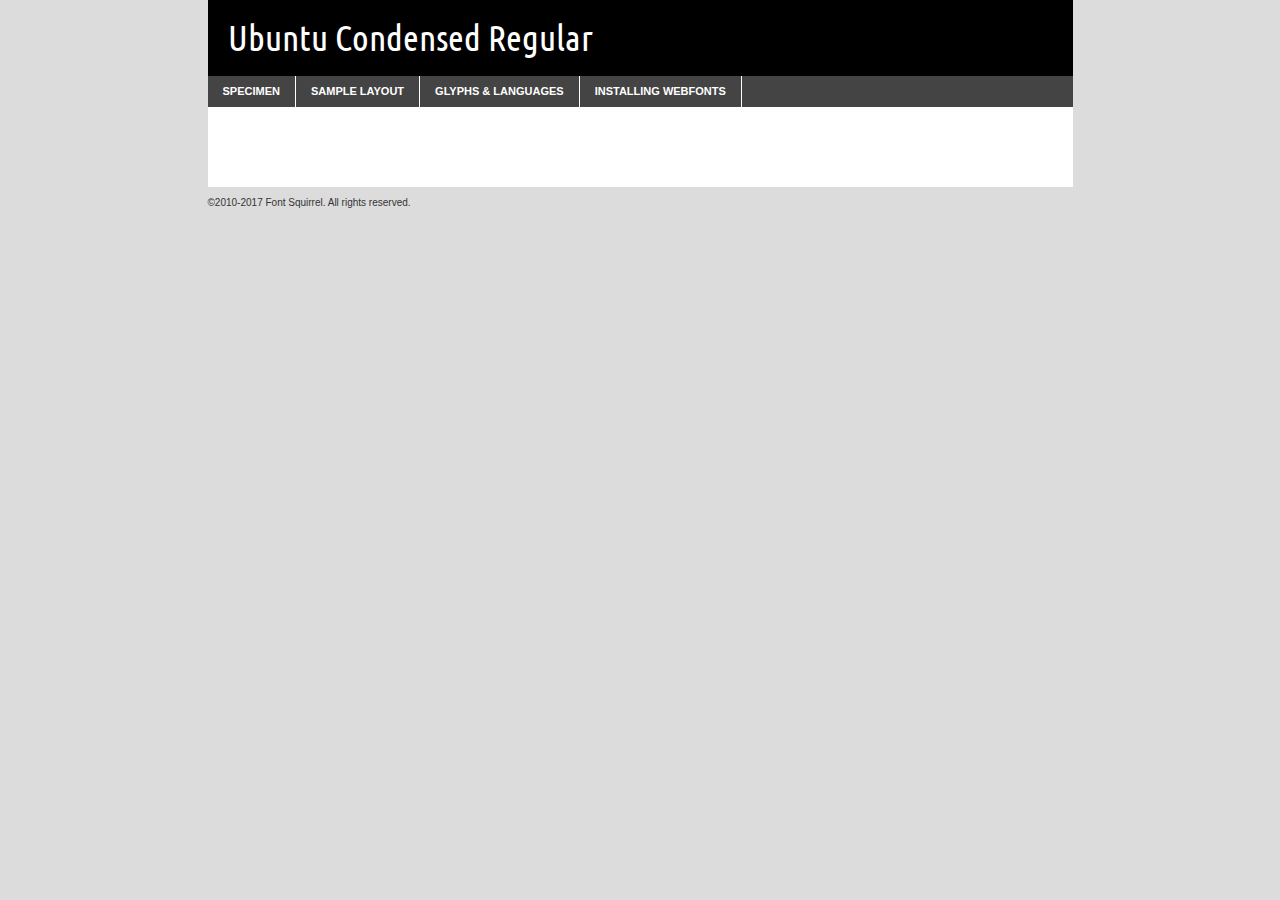
<file: assets/Website/Présentation BUT/fonts/webfontkit-ubt/ubt-c-demo.html>
<!DOCTYPE html PUBLIC "-//W3C//DTD XHTML 1.0 Transitional//EN"
	"http://www.w3.org/TR/xhtml1/DTD/xhtml1-transitional.dtd">

<html xmlns="http://www.w3.org/1999/xhtml" xml:lang="en" lang="en">
<head>
	<meta http-equiv="Content-Type" content="text/html; charset=utf-8" />
	<script src="http://ajax.googleapis.com/ajax/libs/jquery/1.7.2/jquery.min.js" type="text/javascript" charset="utf-8"></script>
	<script type="text/javascript">
	(function($){$.fn.easyTabs=function(option){var param=jQuery.extend({fadeSpeed:"fast",defaultContent:1,activeClass:'active'},option);$(this).each(function(){var thisId="#"+this.id;if(param.defaultContent==''){param.defaultContent=1;}
	if(typeof param.defaultContent=="number")
	{var defaultTab=$(thisId+" .tabs li:eq("+(param.defaultContent-1)+") a").attr('href').substr(1);}else{var defaultTab=param.defaultContent;}
	$(thisId+" .tabs li a").each(function(){var tabToHide=$(this).attr('href').substr(1);$("#"+tabToHide).addClass('easytabs-tab-content');});hideAll();changeContent(defaultTab);function hideAll(){$(thisId+" .easytabs-tab-content").hide();}
	function changeContent(tabId){hideAll();$(thisId+" .tabs li").removeClass(param.activeClass);$(thisId+" .tabs li a[href=#"+tabId+"]").closest('li').addClass(param.activeClass);if(param.fadeSpeed!="none")
	{$(thisId+" #"+tabId).fadeIn(param.fadeSpeed);}else{$(thisId+" #"+tabId).show();}}
	$(thisId+" .tabs li").click(function(){var tabId=$(this).find('a').attr('href').substr(1);changeContent(tabId);return false;});});}})(jQuery);
	</script>
	<link rel="stylesheet" href="specimen_files/specimen_stylesheet.css" type="text/css" charset="utf-8" />
	<link rel="stylesheet" href="stylesheet.css" type="text/css" charset="utf-8" />

	<style type="text/css">
					body{
				font-family: 'ubuntu_condensedregular';
							}
		</style>

	<title>Ubuntu Condensed Regular Specimen</title>
	
	
	<script type="text/javascript" charset="utf-8">
		$(document).ready(function() {
			$('#container').easyTabs({defaultContent:1});
		});
	</script>
</head>

<body>
<div id="container">
	<div id="header">
		Ubuntu Condensed Regular	</div>
	<ul class="tabs">
		<li><a href="#specimen">Specimen</a></li>
		<li><a href="#layout">Sample Layout</a></li>
				<li><a href="#glyphs">Glyphs &amp; Languages</a></li>
		<li><a href="#installing">Installing Webfonts</a></li>
		
	</ul>
	
	<div id="main_content">

		
			<div id="specimen">
		
				<div class="section">
					<div class="grid12 firstcol">
						<div class="huge">AaBb</div>
					</div>
				</div>
		
				<div class="section">
					<div class="glyph_range">A&#x200B;B&#x200b;C&#x200b;D&#x200b;E&#x200b;F&#x200b;G&#x200b;H&#x200b;I&#x200b;J&#x200b;K&#x200b;L&#x200b;M&#x200b;N&#x200b;O&#x200b;P&#x200b;Q&#x200b;R&#x200b;S&#x200b;T&#x200b;U&#x200b;V&#x200b;W&#x200b;X&#x200b;Y&#x200b;Z&#x200b;a&#x200b;b&#x200b;c&#x200b;d&#x200b;e&#x200b;f&#x200b;g&#x200b;h&#x200b;i&#x200b;j&#x200b;k&#x200b;l&#x200b;m&#x200b;n&#x200b;o&#x200b;p&#x200b;q&#x200b;r&#x200b;s&#x200b;t&#x200b;u&#x200b;v&#x200b;w&#x200b;x&#x200b;y&#x200b;z&#x200b;1&#x200b;2&#x200b;3&#x200b;4&#x200b;5&#x200b;6&#x200b;7&#x200b;8&#x200b;9&#x200b;0&#x200b;&amp;&#x200b;.&#x200b;,&#x200b;?&#x200b;!&#x200b;&#64;&#x200b;(&#x200b;)&#x200b;#&#x200b;$&#x200b;%&#x200b;*&#x200b;+&#x200b;-&#x200b;=&#x200b;:&#x200b;;</div>
				</div>
				<div class="section">
					<div class="grid12 firstcol">
						<table class="sample_table">
							<tr><td>10</td><td class="size10">abcdefghijklmnopqrstuvwxyzABCDEFGHIJKLMNOPQRSTUVWXYZ0123456789abcdefghijklmnopqrstuvwxyzABCDEFGHIJKLMNOPQRSTUVWXYZ0123456789abcdefghijklmnopqrstuvwxyzABCDEFGHIJKLMNOPQRSTUVWXYZ</td></tr>
							<tr><td>11</td><td class="size11">abcdefghijklmnopqrstuvwxyzABCDEFGHIJKLMNOPQRSTUVWXYZ0123456789abcdefghijklmnopqrstuvwxyzABCDEFGHIJKLMNOPQRSTUVWXYZ0123456789abcdefghijklmnopqrstuvwxyzABCDEFGHIJKLMNOPQRSTUVWXYZ</td></tr>
							<tr><td>12</td><td class="size12">abcdefghijklmnopqrstuvwxyzABCDEFGHIJKLMNOPQRSTUVWXYZ0123456789abcdefghijklmnopqrstuvwxyzABCDEFGHIJKLMNOPQRSTUVWXYZ0123456789abcdefghijklmnopqrstuvwxyzABCDEFGHIJKLMNOPQRSTUVWXYZ</td></tr>
							<tr><td>13</td><td class="size13">abcdefghijklmnopqrstuvwxyzABCDEFGHIJKLMNOPQRSTUVWXYZ0123456789abcdefghijklmnopqrstuvwxyzABCDEFGHIJKLMNOPQRSTUVWXYZ0123456789abcdefghijklmnopqrstuvwxyzABCDEFGHIJKLMNOPQRSTUVWXYZ</td></tr>
							<tr><td>14</td><td class="size14">abcdefghijklmnopqrstuvwxyzABCDEFGHIJKLMNOPQRSTUVWXYZ0123456789abcdefghijklmnopqrstuvwxyzABCDEFGHIJKLMNOPQRSTUVWXYZ0123456789abcdefghijklmnopqrstuvwxyzABCDEFGHIJKLMNOPQRSTUVWXYZ</td></tr>
							<tr><td>16</td><td class="size16">abcdefghijklmnopqrstuvwxyzABCDEFGHIJKLMNOPQRSTUVWXYZ0123456789abcdefghijklmnopqrstuvwxyzABCDEFGHIJKLMNOPQRSTUVWXYZ</td></tr>
							<tr><td>18</td><td class="size18">abcdefghijklmnopqrstuvwxyzABCDEFGHIJKLMNOPQRSTUVWXYZ0123456789abcdefghijklmnopqrstuvwxyzABCDEFGHIJKLMNOPQRSTUVWXYZ</td></tr>
							<tr><td>20</td><td class="size20">abcdefghijklmnopqrstuvwxyzABCDEFGHIJKLMNOPQRSTUVWXYZ0123456789abcdefghijklmnopqrstuvwxyzABCDEFGHIJKLMNOPQRSTUVWXYZ</td></tr>
							<tr><td>24</td><td class="size24">abcdefghijklmnopqrstuvwxyzABCDEFGHIJKLMNOPQRSTUVWXYZ0123456789abcdefghijklmnopqrstuvwxyzABCDEFGHIJKLMNOPQRSTUVWXYZ</td></tr>
							<tr><td>30</td><td class="size30">abcdefghijklmnopqrstuvwxyzABCDEFGHIJKLMNOPQRSTUVWXYZ0123456789abcdefghijklmnopqrstuvwxyzABCDEFGHIJKLMNOPQRSTUVWXYZ</td></tr>
							<tr><td>36</td><td class="size36">abcdefghijklmnopqrstuvwxyzABCDEFGHIJKLMNOPQRSTUVWXYZ0123456789abcdefghijklmnopqrstuvwxyzABCDEFGHIJKLMNOPQRSTUVWXYZ</td></tr>
							<tr><td>48</td><td class="size48">abcdefghijklmnopqrstuvwxyzABCDEFGHIJKLMNOPQRSTUVWXYZ0123456789abcdefghijklmnopqrstuvwxyzABCDEFGHIJKLMNOPQRSTUVWXYZ</td></tr>
							<tr><td>60</td><td class="size60">abcdefghijklmnopqrstuvwxyzABCDEFGHIJKLMNOPQRSTUVWXYZ0123456789abcdefghijklmnopqrstuvwxyzABCDEFGHIJKLMNOPQRSTUVWXYZ</td></tr>
							<tr><td>72</td><td class="size72">abcdefghijklmnopqrstuvwxyzABCDEFGHIJKLMNOPQRSTUVWXYZ0123456789abcdefghijklmnopqrstuvwxyzABCDEFGHIJKLMNOPQRSTUVWXYZ</td></tr>
							<tr><td>90</td><td class="size90">abcdefghijklmnopqrstuvwxyzABCDEFGHIJKLMNOPQRSTUVWXYZ0123456789abcdefghijklmnopqrstuvwxyzABCDEFGHIJKLMNOPQRSTUVWXYZ</td></tr>
						</table>
				
					</div>
			
				</div>
		
		
		
								<div class="section" id="bodycomparison">


										<div id="xheight">
				<div class="fontbody">&#x25FC;&#x25FC;&#x25FC;&#x25FC;&#x25FC;&#x25FC;&#x25FC;&#x25FC;&#x25FC;&#x25FC;&#x25FC;&#x25FC;&#x25FC;&#x25FC;&#x25FC;&#x25FC;&#x25FC;&#x25FC;&#x25FC;&#x25FC;&#x25FC;&#x25FC;&#x25FC;&#x25FC;&#x25FC;&#x25FC;&#x25FC;&#x25FC;&#x25FC;&#x25FC;&#x25FC;&#x25FC;&#x25FC;&#x25FC;&#x25FC;&#x25FC;&#x25FC;&#x25FC;&#x25FC;&#x25FC;&#x25FC;&#x25FC;&#x25FC;&#x25FC;&#x25FC;&#x25FC;&#x25FC;&#x25FC;&#x25FC;&#x25FC;&#x25FC;&#x25FC;&#x25FC;&#x25FC;&#x25FC;&#x25FC;&#x25FC;&#x25FC;&#x25FC;&#x25FC;&#x25FC;&#x25FC;&#x25FC;&#x25FC;&#x25FC;&#x25FC;&#x25FC;&#x25FC;&#x25FC;&#x25FC;&#x25FC;&#x25FC;&#x25FC;&#x25FC;&#x25FC;&#x25FC;&#x25FC;&#x25FC;&#x25FC;&#x25FC;&#x25FC;&#x25FC;&#x25FC;&#x25FC;&#x25FC;&#x25FC;&#x25FC;&#x25FC;&#x25FC;&#x25FC;&#x25FC;&#x25FC;&#x25FC;&#x25FC;&#x25FC;&#x25FC;&#x25FC;&#x25FC;&#x25FC;body</div><div class="arialbody">body</div><div class="verdanabody">body</div><div class="georgiabody">body</div></div>
										<div class="fontbody" style="z-index:1">
											body<span>Ubuntu Condensed Regular</span>
										</div>
										<div class="arialbody" style="z-index:1">
											body<span>Arial</span>
										</div>
										<div class="verdanabody" style="z-index:1">
											body<span>Verdana</span>
										</div>
										<div class="georgiabody" style="z-index:1">
											body<span>Georgia</span>
										</div>



								</div>
		
		
				<div class="section psample psample_row1" id="">
					
					<div class="grid2 firstcol">
						<p class="size10"><span>10.</span>Aenean lacinia bibendum nulla sed consectetur. Fusce dapibus, tellus ac cursus commodo, tortor mauris condimentum nibh, ut fermentum massa justo sit amet risus. Nullam id dolor id nibh ultricies vehicula ut id elit. Cum sociis natoque penatibus et magnis dis parturient montes, nascetur ridiculus mus. Nulla vitae elit libero, a pharetra augue.</p>
			
					</div>
					<div class="grid3">
						<p class="size11"><span>11.</span>Aenean lacinia bibendum nulla sed consectetur. Fusce dapibus, tellus ac cursus commodo, tortor mauris condimentum nibh, ut fermentum massa justo sit amet risus. Nullam id dolor id nibh ultricies vehicula ut id elit. Cum sociis natoque penatibus et magnis dis parturient montes, nascetur ridiculus mus. Nulla vitae elit libero, a pharetra augue.</p>
			
					</div>
					<div class="grid3">
						<p class="size12"><span>12.</span>Aenean lacinia bibendum nulla sed consectetur. Fusce dapibus, tellus ac cursus commodo, tortor mauris condimentum nibh, ut fermentum massa justo sit amet risus. Nullam id dolor id nibh ultricies vehicula ut id elit. Cum sociis natoque penatibus et magnis dis parturient montes, nascetur ridiculus mus. Nulla vitae elit libero, a pharetra augue.</p>
			
					</div>
					<div class="grid4">
						<p class="size13"><span>13.</span>Aenean lacinia bibendum nulla sed consectetur. Fusce dapibus, tellus ac cursus commodo, tortor mauris condimentum nibh, ut fermentum massa justo sit amet risus. Nullam id dolor id nibh ultricies vehicula ut id elit. Cum sociis natoque penatibus et magnis dis parturient montes, nascetur ridiculus mus. Nulla vitae elit libero, a pharetra augue.</p>
			
					</div>
					<div class="white_blend"></div>
					
				</div>
				<div class="section psample psample_row2" id="">
					<div class="grid3 firstcol">
						<p class="size14"><span>14.</span>Aenean lacinia bibendum nulla sed consectetur. Fusce dapibus, tellus ac cursus commodo, tortor mauris condimentum nibh, ut fermentum massa justo sit amet risus. Nullam id dolor id nibh ultricies vehicula ut id elit. Cum sociis natoque penatibus et magnis dis parturient montes, nascetur ridiculus mus. Nulla vitae elit libero, a pharetra augue.</p>
			
					</div>
					<div class="grid4">
						<p class="size16"><span>16.</span>Aenean lacinia bibendum nulla sed consectetur. Fusce dapibus, tellus ac cursus commodo, tortor mauris condimentum nibh, ut fermentum massa justo sit amet risus. Nullam id dolor id nibh ultricies vehicula ut id elit. Cum sociis natoque penatibus et magnis dis parturient montes, nascetur ridiculus mus. Nulla vitae elit libero, a pharetra augue.</p>
			
					</div>
					<div class="grid5">
						<p class="size18"><span>18.</span>Aenean lacinia bibendum nulla sed consectetur. Fusce dapibus, tellus ac cursus commodo, tortor mauris condimentum nibh, ut fermentum massa justo sit amet risus. Nullam id dolor id nibh ultricies vehicula ut id elit. Cum sociis natoque penatibus et magnis dis parturient montes, nascetur ridiculus mus. Nulla vitae elit libero, a pharetra augue.</p>
			
					</div>

					<div class="white_blend"></div>

				</div>
				
				<div class="section psample psample_row3" id="">
					<div class="grid5 firstcol">
						<p class="size20"><span>20.</span>Aenean lacinia bibendum nulla sed consectetur. Fusce dapibus, tellus ac cursus commodo, tortor mauris condimentum nibh, ut fermentum massa justo sit amet risus. Nullam id dolor id nibh ultricies vehicula ut id elit. Cum sociis natoque penatibus et magnis dis parturient montes, nascetur ridiculus mus. Nulla vitae elit libero, a pharetra augue.</p>
					</div>
					<div class="grid7">
						<p class="size24"><span>24.</span>Aenean lacinia bibendum nulla sed consectetur. Fusce dapibus, tellus ac cursus commodo, tortor mauris condimentum nibh, ut fermentum massa justo sit amet risus. Nullam id dolor id nibh ultricies vehicula ut id elit. Cum sociis natoque penatibus et magnis dis parturient montes, nascetur ridiculus mus. Nulla vitae elit libero, a pharetra augue.</p>
					</div>
					
					<div class="white_blend"></div>
					
				</div>
				
				<div class="section psample psample_row4" id="">
					<div class="grid12 firstcol">
						<p class="size30"><span>30.</span>Aenean lacinia bibendum nulla sed consectetur. Fusce dapibus, tellus ac cursus commodo, tortor mauris condimentum nibh, ut fermentum massa justo sit amet risus. Nullam id dolor id nibh ultricies vehicula ut id elit. Cum sociis natoque penatibus et magnis dis parturient montes, nascetur ridiculus mus. Nulla vitae elit libero, a pharetra augue.</p>
					</div>
					<div class="white_blend"></div>
					
				</div>
				
				
				
				<div class="section psample psample_row1 fullreverse">
					<div class="grid2 firstcol">
						<p class="size10"><span>10.</span>Aenean lacinia bibendum nulla sed consectetur. Fusce dapibus, tellus ac cursus commodo, tortor mauris condimentum nibh, ut fermentum massa justo sit amet risus. Nullam id dolor id nibh ultricies vehicula ut id elit. Cum sociis natoque penatibus et magnis dis parturient montes, nascetur ridiculus mus. Nulla vitae elit libero, a pharetra augue.</p>
			
					</div>
					<div class="grid3">
						<p class="size11"><span>11.</span>Aenean lacinia bibendum nulla sed consectetur. Fusce dapibus, tellus ac cursus commodo, tortor mauris condimentum nibh, ut fermentum massa justo sit amet risus. Nullam id dolor id nibh ultricies vehicula ut id elit. Cum sociis natoque penatibus et magnis dis parturient montes, nascetur ridiculus mus. Nulla vitae elit libero, a pharetra augue.</p>
			
					</div>
					<div class="grid3">
						<p class="size12"><span>12.</span>Aenean lacinia bibendum nulla sed consectetur. Fusce dapibus, tellus ac cursus commodo, tortor mauris condimentum nibh, ut fermentum massa justo sit amet risus. Nullam id dolor id nibh ultricies vehicula ut id elit. Cum sociis natoque penatibus et magnis dis parturient montes, nascetur ridiculus mus. Nulla vitae elit libero, a pharetra augue.</p>
			
					</div>
					<div class="grid4">
						<p class="size13"><span>13.</span>Aenean lacinia bibendum nulla sed consectetur. Fusce dapibus, tellus ac cursus commodo, tortor mauris condimentum nibh, ut fermentum massa justo sit amet risus. Nullam id dolor id nibh ultricies vehicula ut id elit. Cum sociis natoque penatibus et magnis dis parturient montes, nascetur ridiculus mus. Nulla vitae elit libero, a pharetra augue.</p>
			
					</div>
					<div class="black_blend"></div>
					
				</div>
				
				<div class="section psample psample_row2 fullreverse">
					<div class="grid3 firstcol">
						<p class="size14"><span>14.</span>Aenean lacinia bibendum nulla sed consectetur. Fusce dapibus, tellus ac cursus commodo, tortor mauris condimentum nibh, ut fermentum massa justo sit amet risus. Nullam id dolor id nibh ultricies vehicula ut id elit. Cum sociis natoque penatibus et magnis dis parturient montes, nascetur ridiculus mus. Nulla vitae elit libero, a pharetra augue.</p>
			
					</div>
					<div class="grid4">
						<p class="size16"><span>16.</span>Aenean lacinia bibendum nulla sed consectetur. Fusce dapibus, tellus ac cursus commodo, tortor mauris condimentum nibh, ut fermentum massa justo sit amet risus. Nullam id dolor id nibh ultricies vehicula ut id elit. Cum sociis natoque penatibus et magnis dis parturient montes, nascetur ridiculus mus. Nulla vitae elit libero, a pharetra augue.</p>
			
					</div>
					<div class="grid5">
						<p class="size18"><span>18.</span>Aenean lacinia bibendum nulla sed consectetur. Fusce dapibus, tellus ac cursus commodo, tortor mauris condimentum nibh, ut fermentum massa justo sit amet risus. Nullam id dolor id nibh ultricies vehicula ut id elit. Cum sociis natoque penatibus et magnis dis parturient montes, nascetur ridiculus mus. Nulla vitae elit libero, a pharetra augue.</p>
			
					</div>
					<div class="black_blend"></div>

				</div>
				
				<div class="section psample fullreverse psample_row3" id="">
					<div class="grid5 firstcol">
						<p class="size20"><span>20.</span>Aenean lacinia bibendum nulla sed consectetur. Fusce dapibus, tellus ac cursus commodo, tortor mauris condimentum nibh, ut fermentum massa justo sit amet risus. Nullam id dolor id nibh ultricies vehicula ut id elit. Cum sociis natoque penatibus et magnis dis parturient montes, nascetur ridiculus mus. Nulla vitae elit libero, a pharetra augue.</p>
					</div>
					<div class="grid7">
						<p class="size24"><span>24.</span>Aenean lacinia bibendum nulla sed consectetur. Fusce dapibus, tellus ac cursus commodo, tortor mauris condimentum nibh, ut fermentum massa justo sit amet risus. Nullam id dolor id nibh ultricies vehicula ut id elit. Cum sociis natoque penatibus et magnis dis parturient montes, nascetur ridiculus mus. Nulla vitae elit libero, a pharetra augue.</p>
					</div>
					
					<div class="black_blend"></div>
					
				</div>
				
				<div class="section psample fullreverse psample_row4" id="" style="border-bottom: 20px #000 solid;">
					<div class="grid12 firstcol">
						<p class="size30"><span>30.</span>Aenean lacinia bibendum nulla sed consectetur. Fusce dapibus, tellus ac cursus commodo, tortor mauris condimentum nibh, ut fermentum massa justo sit amet risus. Nullam id dolor id nibh ultricies vehicula ut id elit. Cum sociis natoque penatibus et magnis dis parturient montes, nascetur ridiculus mus. Nulla vitae elit libero, a pharetra augue.</p>
					</div>
					<div class="black_blend"></div>
					
				</div>
				
				
				
				
			</div>
			
			<div id="layout">
				
				<div class="section">
					
					<div class="grid12 firstcol">
						<h1>Lorem Ipsum Dolor</h1>
						<h2>Etiam porta sem malesuada magna mollis euismod</h2>
						
						<p class="byline">By <a href="#link">Aenean Lacinia</a></p>
					</div>
				</div>
				<div class="section">
					<div class="grid8 firstcol">
						<p class="large">Donec sed odio dui. Morbi leo risus, porta ac consectetur ac, vestibulum at eros. Fusce dapibus, tellus ac cursus commodo, tortor mauris condimentum nibh, ut fermentum massa justo sit amet risus. </p>

						
						<h3>Pellentesque ornare sem</h3>

						<p>Maecenas sed diam eget risus varius blandit sit amet non magna. Maecenas faucibus mollis interdum. Donec ullamcorper nulla non metus auctor fringilla. Nullam id dolor id nibh ultricies vehicula ut id elit. Nullam id dolor id nibh ultricies vehicula ut id elit. </p>

						<p>Aenean eu leo quam. Pellentesque ornare sem lacinia quam venenatis vestibulum. Lorem ipsum dolor sit amet, consectetur adipiscing elit. Cum sociis natoque penatibus et magnis dis parturient montes, nascetur ridiculus mus. </p>

						<p>Nulla vitae elit libero, a pharetra augue. Praesent commodo cursus magna, vel scelerisque nisl consectetur et. Aenean lacinia bibendum nulla sed consectetur. </p>

						<p>Nullam quis risus eget urna mollis ornare vel eu leo. Nullam quis risus eget urna mollis ornare vel eu leo. Maecenas sed diam eget risus varius blandit sit amet non magna. Donec ullamcorper nulla non metus auctor fringilla. </p>

						<h3>Cras mattis consectetur</h3>

						<p>Aenean eu leo quam. Pellentesque ornare sem lacinia quam venenatis vestibulum. Aenean lacinia bibendum nulla sed consectetur. Integer posuere erat a ante venenatis dapibus posuere velit aliquet. Cras mattis consectetur purus sit amet fermentum. </p>

						<p>Nullam id dolor id nibh ultricies vehicula ut id elit. Nullam quis risus eget urna mollis ornare vel eu leo. Cras mattis consectetur purus sit amet fermentum.</p>
					</div>
					
					<div class="grid4 sidebar">
						
						<div class="box reverse">
							<p class="last">Nullam quis risus eget urna mollis ornare vel eu leo. Donec ullamcorper nulla non metus auctor fringilla. Cras mattis consectetur purus sit amet fermentum. Sed posuere consectetur est at lobortis. Lorem ipsum dolor sit amet, consectetur adipiscing elit. </p>
						</div>
						
						<p class="caption">Maecenas sed diam eget risus varius.</p>

						<p>Vestibulum id ligula porta felis euismod semper. Integer posuere erat a ante venenatis dapibus posuere velit aliquet. Vestibulum id ligula porta felis euismod semper. Sed posuere consectetur est at lobortis. Maecenas sed diam eget risus varius blandit sit amet non magna. Fusce dapibus, tellus ac cursus commodo, tortor mauris condimentum nibh, ut fermentum massa justo sit amet risus. </p>

					

						<p>Duis mollis, est non commodo luctus, nisi erat porttitor ligula, eget lacinia odio sem nec elit. Aenean lacinia bibendum nulla sed consectetur. Vivamus sagittis lacus vel augue laoreet rutrum faucibus dolor auctor. Aenean lacinia bibendum nulla sed consectetur. Nullam quis risus eget urna mollis ornare vel eu leo. </p>

						<p>Praesent commodo cursus magna, vel scelerisque nisl consectetur et. Donec ullamcorper nulla non metus auctor fringilla. Maecenas faucibus mollis interdum. Fusce dapibus, tellus ac cursus commodo, tortor mauris condimentum nibh, ut fermentum massa justo sit amet risus. </p>

					</div>
				</div>
				
			</div>


			



		<div id="glyphs">
			<div class="section">
				<div class="grid12 firstcol">
			
				<h1>Language Support</h1>
				<p>The subset of Ubuntu Condensed Regular in this kit supports the following languages:<br />
			
					Albanian, Basque, Breton, Chamorro, Danish, Dutch, English, Faroese, Finnish, French, Frisian, Galician, German, Icelandic, Italian, Malagasy, Norwegian, Portuguese, Spanish, Alsatian, Aragonese, Arapaho, Arrernte, Asturian, Aymara, Bislama, Cebuano, Corsican, Fijian, French_creole, Genoese, Gilbertese, Greenlandic, Haitian_creole, Hiligaynon, Hmong, Hopi, Ibanag, Iloko_ilokano, Indonesian, Interglossa_glosa, Interlingua, Irish_gaelic, Jerriais, Lojban, Lombard, Luxembourgeois, Manx, Mohawk, Norfolk_pitcairnese, Occitan, Oromo, Pangasinan, Papiamento, Piedmontese, Potawatomi, Rhaeto-romance, Romansh, Rotokas, Sami_lule, Samoan, Sardinian, Scots_gaelic, Seychelles_creole, Shona, Sicilian, Somali, Southern_ndebele, Swahili, Swati_swazi, Tagalog_filipino_pilipino, Tetum, Tok_pisin, Uyghur_latinized, Volapuk, Walloon, Warlpiri, Xhosa, Yapese, Zulu, Latinbasic, Ubasic, Demo				</p>
				<h1>Glyph Chart</h1>
				<p>The subset of Ubuntu Condensed Regular in this kit includes all the glyphs listed below. Unicode entities are included above each glyph to help you insert individual characters into your layout.</p>
				<div id="glyph_chart">
			
																				 <div><p>&amp;#29;</p>&#29;</div>
																				 <div><p>&amp;#13;</p>&#13;</div>
																				 <div><p>&amp;#29;</p>&#29;</div>
																				 <div><p>&amp;#32;</p>&#32;</div>
																				 <div><p>&amp;#33;</p>&#33;</div>
																				 <div><p>&amp;#34;</p>&#34;</div>
																				 <div><p>&amp;#35;</p>&#35;</div>
																				 <div><p>&amp;#36;</p>&#36;</div>
																				 <div><p>&amp;#37;</p>&#37;</div>
																				 <div><p>&amp;#38;</p>&#38;</div>
																				 <div><p>&amp;#39;</p>&#39;</div>
																				 <div><p>&amp;#40;</p>&#40;</div>
																				 <div><p>&amp;#41;</p>&#41;</div>
																				 <div><p>&amp;#42;</p>&#42;</div>
																				 <div><p>&amp;#43;</p>&#43;</div>
																				 <div><p>&amp;#44;</p>&#44;</div>
																				 <div><p>&amp;#45;</p>&#45;</div>
																				 <div><p>&amp;#46;</p>&#46;</div>
																				 <div><p>&amp;#47;</p>&#47;</div>
																				 <div><p>&amp;#48;</p>&#48;</div>
																				 <div><p>&amp;#49;</p>&#49;</div>
																				 <div><p>&amp;#50;</p>&#50;</div>
																				 <div><p>&amp;#51;</p>&#51;</div>
																				 <div><p>&amp;#52;</p>&#52;</div>
																				 <div><p>&amp;#53;</p>&#53;</div>
																				 <div><p>&amp;#54;</p>&#54;</div>
																				 <div><p>&amp;#55;</p>&#55;</div>
																				 <div><p>&amp;#56;</p>&#56;</div>
																				 <div><p>&amp;#57;</p>&#57;</div>
																				 <div><p>&amp;#58;</p>&#58;</div>
																				 <div><p>&amp;#59;</p>&#59;</div>
																				 <div><p>&amp;#60;</p>&#60;</div>
																				 <div><p>&amp;#61;</p>&#61;</div>
																				 <div><p>&amp;#62;</p>&#62;</div>
																				 <div><p>&amp;#63;</p>&#63;</div>
																				 <div><p>&amp;#64;</p>&#64;</div>
																				 <div><p>&amp;#65;</p>&#65;</div>
																				 <div><p>&amp;#66;</p>&#66;</div>
																				 <div><p>&amp;#67;</p>&#67;</div>
																				 <div><p>&amp;#68;</p>&#68;</div>
																				 <div><p>&amp;#69;</p>&#69;</div>
																				 <div><p>&amp;#70;</p>&#70;</div>
																				 <div><p>&amp;#71;</p>&#71;</div>
																				 <div><p>&amp;#72;</p>&#72;</div>
																				 <div><p>&amp;#73;</p>&#73;</div>
																				 <div><p>&amp;#74;</p>&#74;</div>
																				 <div><p>&amp;#75;</p>&#75;</div>
																				 <div><p>&amp;#76;</p>&#76;</div>
																				 <div><p>&amp;#77;</p>&#77;</div>
																				 <div><p>&amp;#78;</p>&#78;</div>
																				 <div><p>&amp;#79;</p>&#79;</div>
																				 <div><p>&amp;#80;</p>&#80;</div>
																				 <div><p>&amp;#81;</p>&#81;</div>
																				 <div><p>&amp;#82;</p>&#82;</div>
																				 <div><p>&amp;#83;</p>&#83;</div>
																				 <div><p>&amp;#84;</p>&#84;</div>
																				 <div><p>&amp;#85;</p>&#85;</div>
																				 <div><p>&amp;#86;</p>&#86;</div>
																				 <div><p>&amp;#87;</p>&#87;</div>
																				 <div><p>&amp;#88;</p>&#88;</div>
																				 <div><p>&amp;#89;</p>&#89;</div>
																				 <div><p>&amp;#90;</p>&#90;</div>
																				 <div><p>&amp;#91;</p>&#91;</div>
																				 <div><p>&amp;#92;</p>&#92;</div>
																				 <div><p>&amp;#93;</p>&#93;</div>
																				 <div><p>&amp;#94;</p>&#94;</div>
																				 <div><p>&amp;#95;</p>&#95;</div>
																				 <div><p>&amp;#96;</p>&#96;</div>
																				 <div><p>&amp;#97;</p>&#97;</div>
																				 <div><p>&amp;#98;</p>&#98;</div>
																				 <div><p>&amp;#99;</p>&#99;</div>
																				 <div><p>&amp;#100;</p>&#100;</div>
																				 <div><p>&amp;#101;</p>&#101;</div>
																				 <div><p>&amp;#102;</p>&#102;</div>
																				 <div><p>&amp;#103;</p>&#103;</div>
																				 <div><p>&amp;#104;</p>&#104;</div>
																				 <div><p>&amp;#105;</p>&#105;</div>
																				 <div><p>&amp;#106;</p>&#106;</div>
																				 <div><p>&amp;#107;</p>&#107;</div>
																				 <div><p>&amp;#108;</p>&#108;</div>
																				 <div><p>&amp;#109;</p>&#109;</div>
																				 <div><p>&amp;#110;</p>&#110;</div>
																				 <div><p>&amp;#111;</p>&#111;</div>
																				 <div><p>&amp;#112;</p>&#112;</div>
																				 <div><p>&amp;#113;</p>&#113;</div>
																				 <div><p>&amp;#114;</p>&#114;</div>
																				 <div><p>&amp;#115;</p>&#115;</div>
																				 <div><p>&amp;#116;</p>&#116;</div>
																				 <div><p>&amp;#117;</p>&#117;</div>
																				 <div><p>&amp;#118;</p>&#118;</div>
																				 <div><p>&amp;#119;</p>&#119;</div>
																				 <div><p>&amp;#120;</p>&#120;</div>
																				 <div><p>&amp;#121;</p>&#121;</div>
																				 <div><p>&amp;#122;</p>&#122;</div>
																				 <div><p>&amp;#123;</p>&#123;</div>
																				 <div><p>&amp;#124;</p>&#124;</div>
																				 <div><p>&amp;#125;</p>&#125;</div>
																				 <div><p>&amp;#126;</p>&#126;</div>
																				 <div><p>&amp;#160;</p>&#160;</div>
																				 <div><p>&amp;#161;</p>&#161;</div>
																				 <div><p>&amp;#162;</p>&#162;</div>
																				 <div><p>&amp;#163;</p>&#163;</div>
																				 <div><p>&amp;#164;</p>&#164;</div>
																				 <div><p>&amp;#165;</p>&#165;</div>
																				 <div><p>&amp;#166;</p>&#166;</div>
																				 <div><p>&amp;#167;</p>&#167;</div>
																				 <div><p>&amp;#168;</p>&#168;</div>
																				 <div><p>&amp;#169;</p>&#169;</div>
																				 <div><p>&amp;#170;</p>&#170;</div>
																				 <div><p>&amp;#171;</p>&#171;</div>
																				 <div><p>&amp;#172;</p>&#172;</div>
																				 <div><p>&amp;#173;</p>&#173;</div>
																				 <div><p>&amp;#174;</p>&#174;</div>
																				 <div><p>&amp;#175;</p>&#175;</div>
																				 <div><p>&amp;#176;</p>&#176;</div>
																				 <div><p>&amp;#177;</p>&#177;</div>
																				 <div><p>&amp;#178;</p>&#178;</div>
																				 <div><p>&amp;#179;</p>&#179;</div>
																				 <div><p>&amp;#180;</p>&#180;</div>
																				 <div><p>&amp;#181;</p>&#181;</div>
																				 <div><p>&amp;#182;</p>&#182;</div>
																				 <div><p>&amp;#183;</p>&#183;</div>
																				 <div><p>&amp;#184;</p>&#184;</div>
																				 <div><p>&amp;#185;</p>&#185;</div>
																				 <div><p>&amp;#186;</p>&#186;</div>
																				 <div><p>&amp;#187;</p>&#187;</div>
																				 <div><p>&amp;#188;</p>&#188;</div>
																				 <div><p>&amp;#189;</p>&#189;</div>
																				 <div><p>&amp;#190;</p>&#190;</div>
																				 <div><p>&amp;#191;</p>&#191;</div>
																				 <div><p>&amp;#192;</p>&#192;</div>
																				 <div><p>&amp;#193;</p>&#193;</div>
																				 <div><p>&amp;#194;</p>&#194;</div>
																				 <div><p>&amp;#195;</p>&#195;</div>
																				 <div><p>&amp;#196;</p>&#196;</div>
																				 <div><p>&amp;#197;</p>&#197;</div>
																				 <div><p>&amp;#198;</p>&#198;</div>
																				 <div><p>&amp;#199;</p>&#199;</div>
																				 <div><p>&amp;#200;</p>&#200;</div>
																				 <div><p>&amp;#201;</p>&#201;</div>
																				 <div><p>&amp;#202;</p>&#202;</div>
																				 <div><p>&amp;#203;</p>&#203;</div>
																				 <div><p>&amp;#204;</p>&#204;</div>
																				 <div><p>&amp;#205;</p>&#205;</div>
																				 <div><p>&amp;#206;</p>&#206;</div>
																				 <div><p>&amp;#207;</p>&#207;</div>
																				 <div><p>&amp;#208;</p>&#208;</div>
																				 <div><p>&amp;#209;</p>&#209;</div>
																				 <div><p>&amp;#210;</p>&#210;</div>
																				 <div><p>&amp;#211;</p>&#211;</div>
																				 <div><p>&amp;#212;</p>&#212;</div>
																				 <div><p>&amp;#213;</p>&#213;</div>
																				 <div><p>&amp;#214;</p>&#214;</div>
																				 <div><p>&amp;#215;</p>&#215;</div>
																				 <div><p>&amp;#216;</p>&#216;</div>
																				 <div><p>&amp;#217;</p>&#217;</div>
																				 <div><p>&amp;#218;</p>&#218;</div>
																				 <div><p>&amp;#219;</p>&#219;</div>
																				 <div><p>&amp;#220;</p>&#220;</div>
																				 <div><p>&amp;#221;</p>&#221;</div>
																				 <div><p>&amp;#222;</p>&#222;</div>
																				 <div><p>&amp;#223;</p>&#223;</div>
																				 <div><p>&amp;#224;</p>&#224;</div>
																				 <div><p>&amp;#225;</p>&#225;</div>
																				 <div><p>&amp;#226;</p>&#226;</div>
																				 <div><p>&amp;#227;</p>&#227;</div>
																				 <div><p>&amp;#228;</p>&#228;</div>
																				 <div><p>&amp;#229;</p>&#229;</div>
																				 <div><p>&amp;#230;</p>&#230;</div>
																				 <div><p>&amp;#231;</p>&#231;</div>
																				 <div><p>&amp;#232;</p>&#232;</div>
																				 <div><p>&amp;#233;</p>&#233;</div>
																				 <div><p>&amp;#234;</p>&#234;</div>
																				 <div><p>&amp;#235;</p>&#235;</div>
																				 <div><p>&amp;#236;</p>&#236;</div>
																				 <div><p>&amp;#237;</p>&#237;</div>
																				 <div><p>&amp;#238;</p>&#238;</div>
																				 <div><p>&amp;#239;</p>&#239;</div>
																				 <div><p>&amp;#240;</p>&#240;</div>
																				 <div><p>&amp;#241;</p>&#241;</div>
																				 <div><p>&amp;#242;</p>&#242;</div>
																				 <div><p>&amp;#243;</p>&#243;</div>
																				 <div><p>&amp;#244;</p>&#244;</div>
																				 <div><p>&amp;#245;</p>&#245;</div>
																				 <div><p>&amp;#246;</p>&#246;</div>
																				 <div><p>&amp;#247;</p>&#247;</div>
																				 <div><p>&amp;#248;</p>&#248;</div>
																				 <div><p>&amp;#249;</p>&#249;</div>
																				 <div><p>&amp;#250;</p>&#250;</div>
																				 <div><p>&amp;#251;</p>&#251;</div>
																				 <div><p>&amp;#252;</p>&#252;</div>
																				 <div><p>&amp;#253;</p>&#253;</div>
																				 <div><p>&amp;#254;</p>&#254;</div>
																				 <div><p>&amp;#255;</p>&#255;</div>
																				 <div><p>&amp;#338;</p>&#338;</div>
																				 <div><p>&amp;#339;</p>&#339;</div>
																				 <div><p>&amp;#376;</p>&#376;</div>
																				 <div><p>&amp;#710;</p>&#710;</div>
																				 <div><p>&amp;#732;</p>&#732;</div>
																				 <div><p>&amp;#8192;</p>&#8192;</div>
																				 <div><p>&amp;#8193;</p>&#8193;</div>
																				 <div><p>&amp;#8194;</p>&#8194;</div>
																				 <div><p>&amp;#8195;</p>&#8195;</div>
																				 <div><p>&amp;#8196;</p>&#8196;</div>
																				 <div><p>&amp;#8197;</p>&#8197;</div>
																				 <div><p>&amp;#8198;</p>&#8198;</div>
																				 <div><p>&amp;#8199;</p>&#8199;</div>
																				 <div><p>&amp;#8200;</p>&#8200;</div>
																				 <div><p>&amp;#8201;</p>&#8201;</div>
																				 <div><p>&amp;#8202;</p>&#8202;</div>
																				 <div><p>&amp;#8208;</p>&#8208;</div>
																				 <div><p>&amp;#8209;</p>&#8209;</div>
																				 <div><p>&amp;#8210;</p>&#8210;</div>
																				 <div><p>&amp;#8211;</p>&#8211;</div>
																				 <div><p>&amp;#8212;</p>&#8212;</div>
																				 <div><p>&amp;#8216;</p>&#8216;</div>
																				 <div><p>&amp;#8217;</p>&#8217;</div>
																				 <div><p>&amp;#8218;</p>&#8218;</div>
																				 <div><p>&amp;#8220;</p>&#8220;</div>
																				 <div><p>&amp;#8221;</p>&#8221;</div>
																				 <div><p>&amp;#8222;</p>&#8222;</div>
																				 <div><p>&amp;#8226;</p>&#8226;</div>
																				 <div><p>&amp;#8230;</p>&#8230;</div>
																				 <div><p>&amp;#8239;</p>&#8239;</div>
																				 <div><p>&amp;#8249;</p>&#8249;</div>
																				 <div><p>&amp;#8250;</p>&#8250;</div>
																				 <div><p>&amp;#8287;</p>&#8287;</div>
																				 <div><p>&amp;#8364;</p>&#8364;</div>
																				 <div><p>&amp;#8482;</p>&#8482;</div>
																				 <div><p>&amp;#9724;</p>&#9724;</div>
																				 <div><p>&amp;#64257;</p>&#64257;</div>
																				 <div><p>&amp;#64258;</p>&#64258;</div>
																				 <div><p>&amp;#64259;</p>&#64259;</div>
																				 <div><p>&amp;#64260;</p>&#64260;</div>
																																						</div>	
				</div>
		
		
			</div>
		</div>
		
		
		<div id="specs">
			
		</div>
	
		<div id="installing">
			<div class="section">
				<div class="grid7 firstcol">
					<h1>Installing Webfonts</h1>
					
					<p>Webfonts are supported by all major browser platforms but not all in the same way. There are currently four different font formats that must be included in order to target all browsers. This includes TTF, WOFF, EOT and SVG.</p>
					
					<h2>1. Upload your webfonts</h2>
					<p>You must upload your webfont kit to your website. They should be in or near the same directory as your CSS files.</p>
					
					<h2>2. Include the webfont stylesheet</h2>
					<p>A special CSS @font-face declaration helps the various browsers select the appropriate font it needs without causing you a bunch of headaches. Learn more about this syntax by reading the <a href="https://www.fontspring.com/blog/further-hardening-of-the-bulletproof-syntax">Fontspring blog post</a> about it. The code for it is as follows:</p>


<code>
@font-face{ 
	font-family: 'MyWebFont';
	src: url('WebFont.eot');
	src: url('WebFont.eot?#iefix') format('embedded-opentype'),
	     url('WebFont.woff') format('woff'),
	     url('WebFont.ttf') format('truetype'),
	     url('WebFont.svg#webfont') format('svg');
}
</code>

	<p>We've already gone ahead and generated the code for you. All you have to do is link to the stylesheet in your HTML, like this:</p>
	<code>&lt;link rel=&quot;stylesheet&quot; href=&quot;stylesheet.css&quot; type=&quot;text/css&quot; charset=&quot;utf-8&quot; /&gt;</code>

					<h2>3. Modify your own stylesheet</h2>
					<p>To take advantage of your new fonts, you must tell your stylesheet to use them. Look at the original @font-face declaration above and find the property called "font-family." The name linked there will be what you use to reference the font. Prepend that webfont name to the font stack in the "font-family" property, inside the selector you want to change. For example:</p>
<code>p { font-family: 'WebFont', Arial, sans-serif; }</code>

<h2>4. Test</h2>
<p>Getting webfonts to work cross-browser <em>can</em> be tricky. Use the information in the sidebar to help you if you find that fonts aren't loading in a particular browser.</p>
				</div>
				
				<div class="grid5 sidebar">
					<div class="box">
						<h2>Troubleshooting<br />Font-Face Problems</h2>
						<p>Having trouble getting your webfonts to load in your new website? Here are some tips to sort out what might be the problem.</p>

						<h3>Fonts not showing in any browser</h3>

						<p>This sounds like you need to work on the plumbing. You either did not upload the fonts to the correct directory, or you did not link the fonts properly in the CSS. If you've confirmed that all this is correct and you still have a problem, take a look at your .htaccess file and see if requests are getting intercepted.</p>

						<h3>Fonts not loading in iPhone or iPad</h3>

						<p>The most common problem here is that you are serving the fonts from an IIS server. IIS refuses to serve files that have unknown MIME types. If that is the case, you must set the MIME type for SVG to "image/svg+xml" in the server settings. Follow these instructions from Microsoft if you need help.</p>

						<h3>Fonts not loading in Firefox</h3>

						<p>The primary reason for this failure? You are still using a version Firefox older than 3.5. So upgrade already! If that isn't it, then you are very likely serving fonts from a different domain. Firefox requires that all font assets be served from the same domain. Lastly it is possible that you need to add WOFF to your list of MIME types (if you are serving via IIS.)</p>

						<h3>Fonts not loading in IE</h3>

						<p>Are you looking at Internet Explorer on an actual Windows machine or are you cheating by using a service like Adobe BrowserLab? Many of these screenshot services do not render @font-face for IE. Best to test it on a real machine.</p>

						<h3>Fonts not loading in IE9</h3>

						<p>IE9, like Firefox, requires that fonts be served from the same domain as the website. Make sure that is the case.</p>
					</div>
				</div>
			</div>
			
		</div>
	
	</div>
	<div id="footer">
		<p>&copy;2010-2017 Font Squirrel. All rights reserved.</p>
	</div>
</div>
</body>
</html>
</file>
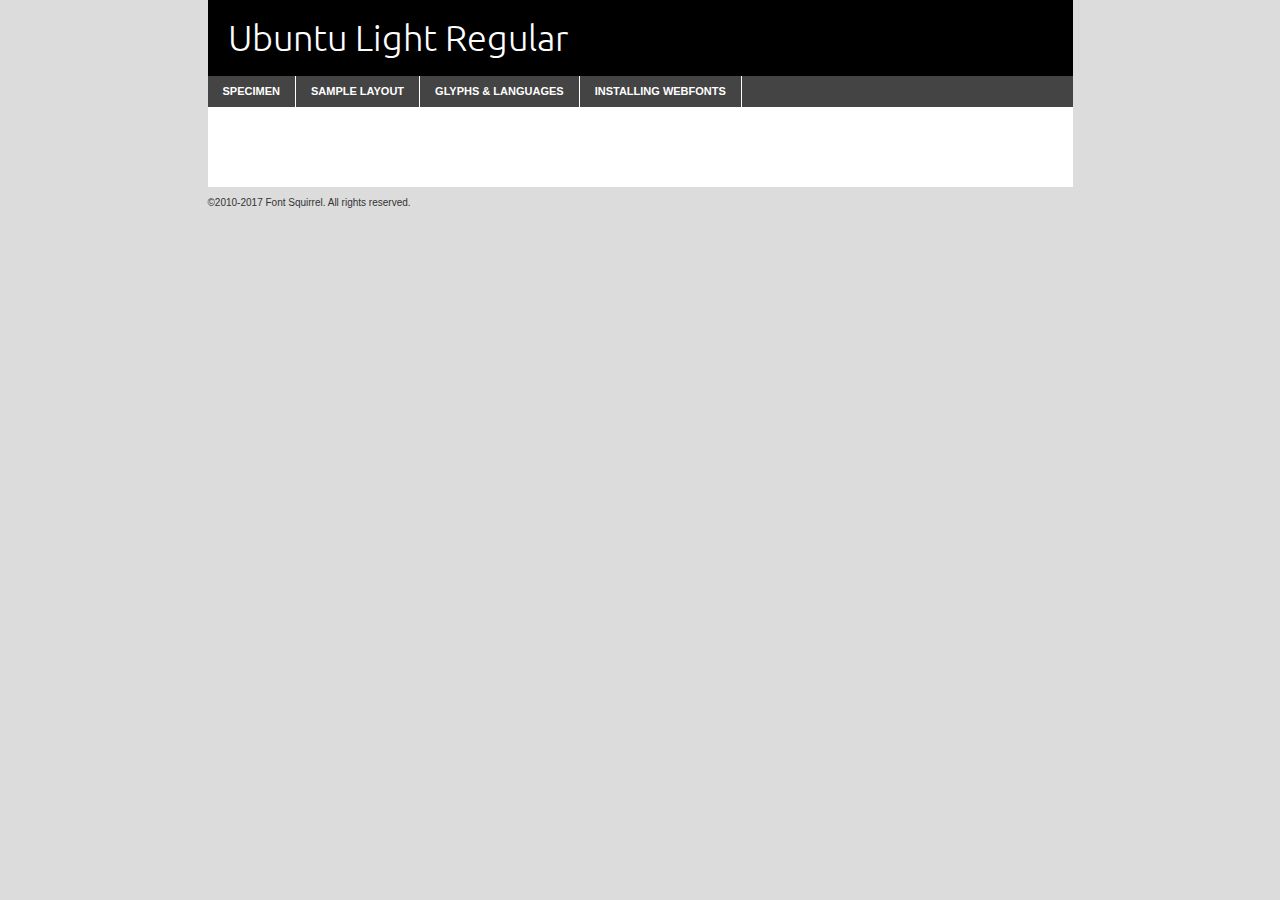
<file: assets/Website/Présentation BUT/fonts/webfontkit-ubt/ubt-l-demo.html>
<!DOCTYPE html PUBLIC "-//W3C//DTD XHTML 1.0 Transitional//EN"
	"http://www.w3.org/TR/xhtml1/DTD/xhtml1-transitional.dtd">

<html xmlns="http://www.w3.org/1999/xhtml" xml:lang="en" lang="en">
<head>
	<meta http-equiv="Content-Type" content="text/html; charset=utf-8" />
	<script src="http://ajax.googleapis.com/ajax/libs/jquery/1.7.2/jquery.min.js" type="text/javascript" charset="utf-8"></script>
	<script type="text/javascript">
	(function($){$.fn.easyTabs=function(option){var param=jQuery.extend({fadeSpeed:"fast",defaultContent:1,activeClass:'active'},option);$(this).each(function(){var thisId="#"+this.id;if(param.defaultContent==''){param.defaultContent=1;}
	if(typeof param.defaultContent=="number")
	{var defaultTab=$(thisId+" .tabs li:eq("+(param.defaultContent-1)+") a").attr('href').substr(1);}else{var defaultTab=param.defaultContent;}
	$(thisId+" .tabs li a").each(function(){var tabToHide=$(this).attr('href').substr(1);$("#"+tabToHide).addClass('easytabs-tab-content');});hideAll();changeContent(defaultTab);function hideAll(){$(thisId+" .easytabs-tab-content").hide();}
	function changeContent(tabId){hideAll();$(thisId+" .tabs li").removeClass(param.activeClass);$(thisId+" .tabs li a[href=#"+tabId+"]").closest('li').addClass(param.activeClass);if(param.fadeSpeed!="none")
	{$(thisId+" #"+tabId).fadeIn(param.fadeSpeed);}else{$(thisId+" #"+tabId).show();}}
	$(thisId+" .tabs li").click(function(){var tabId=$(this).find('a').attr('href').substr(1);changeContent(tabId);return false;});});}})(jQuery);
	</script>
	<link rel="stylesheet" href="specimen_files/specimen_stylesheet.css" type="text/css" charset="utf-8" />
	<link rel="stylesheet" href="stylesheet.css" type="text/css" charset="utf-8" />

	<style type="text/css">
					body{
				font-family: 'ubuntulight';
							}
		</style>

	<title>Ubuntu Light Regular Specimen</title>
	
	
	<script type="text/javascript" charset="utf-8">
		$(document).ready(function() {
			$('#container').easyTabs({defaultContent:1});
		});
	</script>
</head>

<body>
<div id="container">
	<div id="header">
		Ubuntu Light Regular	</div>
	<ul class="tabs">
		<li><a href="#specimen">Specimen</a></li>
		<li><a href="#layout">Sample Layout</a></li>
				<li><a href="#glyphs">Glyphs &amp; Languages</a></li>
		<li><a href="#installing">Installing Webfonts</a></li>
		
	</ul>
	
	<div id="main_content">

		
			<div id="specimen">
		
				<div class="section">
					<div class="grid12 firstcol">
						<div class="huge">AaBb</div>
					</div>
				</div>
		
				<div class="section">
					<div class="glyph_range">A&#x200B;B&#x200b;C&#x200b;D&#x200b;E&#x200b;F&#x200b;G&#x200b;H&#x200b;I&#x200b;J&#x200b;K&#x200b;L&#x200b;M&#x200b;N&#x200b;O&#x200b;P&#x200b;Q&#x200b;R&#x200b;S&#x200b;T&#x200b;U&#x200b;V&#x200b;W&#x200b;X&#x200b;Y&#x200b;Z&#x200b;a&#x200b;b&#x200b;c&#x200b;d&#x200b;e&#x200b;f&#x200b;g&#x200b;h&#x200b;i&#x200b;j&#x200b;k&#x200b;l&#x200b;m&#x200b;n&#x200b;o&#x200b;p&#x200b;q&#x200b;r&#x200b;s&#x200b;t&#x200b;u&#x200b;v&#x200b;w&#x200b;x&#x200b;y&#x200b;z&#x200b;1&#x200b;2&#x200b;3&#x200b;4&#x200b;5&#x200b;6&#x200b;7&#x200b;8&#x200b;9&#x200b;0&#x200b;&amp;&#x200b;.&#x200b;,&#x200b;?&#x200b;!&#x200b;&#64;&#x200b;(&#x200b;)&#x200b;#&#x200b;$&#x200b;%&#x200b;*&#x200b;+&#x200b;-&#x200b;=&#x200b;:&#x200b;;</div>
				</div>
				<div class="section">
					<div class="grid12 firstcol">
						<table class="sample_table">
							<tr><td>10</td><td class="size10">abcdefghijklmnopqrstuvwxyzABCDEFGHIJKLMNOPQRSTUVWXYZ0123456789abcdefghijklmnopqrstuvwxyzABCDEFGHIJKLMNOPQRSTUVWXYZ0123456789abcdefghijklmnopqrstuvwxyzABCDEFGHIJKLMNOPQRSTUVWXYZ</td></tr>
							<tr><td>11</td><td class="size11">abcdefghijklmnopqrstuvwxyzABCDEFGHIJKLMNOPQRSTUVWXYZ0123456789abcdefghijklmnopqrstuvwxyzABCDEFGHIJKLMNOPQRSTUVWXYZ0123456789abcdefghijklmnopqrstuvwxyzABCDEFGHIJKLMNOPQRSTUVWXYZ</td></tr>
							<tr><td>12</td><td class="size12">abcdefghijklmnopqrstuvwxyzABCDEFGHIJKLMNOPQRSTUVWXYZ0123456789abcdefghijklmnopqrstuvwxyzABCDEFGHIJKLMNOPQRSTUVWXYZ0123456789abcdefghijklmnopqrstuvwxyzABCDEFGHIJKLMNOPQRSTUVWXYZ</td></tr>
							<tr><td>13</td><td class="size13">abcdefghijklmnopqrstuvwxyzABCDEFGHIJKLMNOPQRSTUVWXYZ0123456789abcdefghijklmnopqrstuvwxyzABCDEFGHIJKLMNOPQRSTUVWXYZ0123456789abcdefghijklmnopqrstuvwxyzABCDEFGHIJKLMNOPQRSTUVWXYZ</td></tr>
							<tr><td>14</td><td class="size14">abcdefghijklmnopqrstuvwxyzABCDEFGHIJKLMNOPQRSTUVWXYZ0123456789abcdefghijklmnopqrstuvwxyzABCDEFGHIJKLMNOPQRSTUVWXYZ0123456789abcdefghijklmnopqrstuvwxyzABCDEFGHIJKLMNOPQRSTUVWXYZ</td></tr>
							<tr><td>16</td><td class="size16">abcdefghijklmnopqrstuvwxyzABCDEFGHIJKLMNOPQRSTUVWXYZ0123456789abcdefghijklmnopqrstuvwxyzABCDEFGHIJKLMNOPQRSTUVWXYZ</td></tr>
							<tr><td>18</td><td class="size18">abcdefghijklmnopqrstuvwxyzABCDEFGHIJKLMNOPQRSTUVWXYZ0123456789abcdefghijklmnopqrstuvwxyzABCDEFGHIJKLMNOPQRSTUVWXYZ</td></tr>
							<tr><td>20</td><td class="size20">abcdefghijklmnopqrstuvwxyzABCDEFGHIJKLMNOPQRSTUVWXYZ0123456789abcdefghijklmnopqrstuvwxyzABCDEFGHIJKLMNOPQRSTUVWXYZ</td></tr>
							<tr><td>24</td><td class="size24">abcdefghijklmnopqrstuvwxyzABCDEFGHIJKLMNOPQRSTUVWXYZ0123456789abcdefghijklmnopqrstuvwxyzABCDEFGHIJKLMNOPQRSTUVWXYZ</td></tr>
							<tr><td>30</td><td class="size30">abcdefghijklmnopqrstuvwxyzABCDEFGHIJKLMNOPQRSTUVWXYZ0123456789abcdefghijklmnopqrstuvwxyzABCDEFGHIJKLMNOPQRSTUVWXYZ</td></tr>
							<tr><td>36</td><td class="size36">abcdefghijklmnopqrstuvwxyzABCDEFGHIJKLMNOPQRSTUVWXYZ0123456789abcdefghijklmnopqrstuvwxyzABCDEFGHIJKLMNOPQRSTUVWXYZ</td></tr>
							<tr><td>48</td><td class="size48">abcdefghijklmnopqrstuvwxyzABCDEFGHIJKLMNOPQRSTUVWXYZ0123456789abcdefghijklmnopqrstuvwxyzABCDEFGHIJKLMNOPQRSTUVWXYZ</td></tr>
							<tr><td>60</td><td class="size60">abcdefghijklmnopqrstuvwxyzABCDEFGHIJKLMNOPQRSTUVWXYZ0123456789abcdefghijklmnopqrstuvwxyzABCDEFGHIJKLMNOPQRSTUVWXYZ</td></tr>
							<tr><td>72</td><td class="size72">abcdefghijklmnopqrstuvwxyzABCDEFGHIJKLMNOPQRSTUVWXYZ0123456789abcdefghijklmnopqrstuvwxyzABCDEFGHIJKLMNOPQRSTUVWXYZ</td></tr>
							<tr><td>90</td><td class="size90">abcdefghijklmnopqrstuvwxyzABCDEFGHIJKLMNOPQRSTUVWXYZ0123456789abcdefghijklmnopqrstuvwxyzABCDEFGHIJKLMNOPQRSTUVWXYZ</td></tr>
						</table>
				
					</div>
			
				</div>
		
		
		
								<div class="section" id="bodycomparison">


										<div id="xheight">
				<div class="fontbody">&#x25FC;&#x25FC;&#x25FC;&#x25FC;&#x25FC;&#x25FC;&#x25FC;&#x25FC;&#x25FC;&#x25FC;&#x25FC;&#x25FC;&#x25FC;&#x25FC;&#x25FC;&#x25FC;&#x25FC;&#x25FC;&#x25FC;&#x25FC;&#x25FC;&#x25FC;&#x25FC;&#x25FC;&#x25FC;&#x25FC;&#x25FC;&#x25FC;&#x25FC;&#x25FC;&#x25FC;&#x25FC;&#x25FC;&#x25FC;&#x25FC;&#x25FC;&#x25FC;&#x25FC;&#x25FC;&#x25FC;&#x25FC;&#x25FC;&#x25FC;&#x25FC;&#x25FC;&#x25FC;&#x25FC;&#x25FC;&#x25FC;&#x25FC;&#x25FC;&#x25FC;&#x25FC;&#x25FC;&#x25FC;&#x25FC;&#x25FC;&#x25FC;&#x25FC;&#x25FC;&#x25FC;&#x25FC;&#x25FC;&#x25FC;&#x25FC;&#x25FC;&#x25FC;&#x25FC;&#x25FC;&#x25FC;&#x25FC;&#x25FC;&#x25FC;&#x25FC;&#x25FC;&#x25FC;&#x25FC;&#x25FC;&#x25FC;&#x25FC;&#x25FC;&#x25FC;&#x25FC;&#x25FC;&#x25FC;&#x25FC;&#x25FC;&#x25FC;&#x25FC;&#x25FC;&#x25FC;&#x25FC;&#x25FC;&#x25FC;&#x25FC;&#x25FC;&#x25FC;&#x25FC;&#x25FC;body</div><div class="arialbody">body</div><div class="verdanabody">body</div><div class="georgiabody">body</div></div>
										<div class="fontbody" style="z-index:1">
											body<span>Ubuntu Light Regular</span>
										</div>
										<div class="arialbody" style="z-index:1">
											body<span>Arial</span>
										</div>
										<div class="verdanabody" style="z-index:1">
											body<span>Verdana</span>
										</div>
										<div class="georgiabody" style="z-index:1">
											body<span>Georgia</span>
										</div>



								</div>
		
		
				<div class="section psample psample_row1" id="">
					
					<div class="grid2 firstcol">
						<p class="size10"><span>10.</span>Aenean lacinia bibendum nulla sed consectetur. Fusce dapibus, tellus ac cursus commodo, tortor mauris condimentum nibh, ut fermentum massa justo sit amet risus. Nullam id dolor id nibh ultricies vehicula ut id elit. Cum sociis natoque penatibus et magnis dis parturient montes, nascetur ridiculus mus. Nulla vitae elit libero, a pharetra augue.</p>
			
					</div>
					<div class="grid3">
						<p class="size11"><span>11.</span>Aenean lacinia bibendum nulla sed consectetur. Fusce dapibus, tellus ac cursus commodo, tortor mauris condimentum nibh, ut fermentum massa justo sit amet risus. Nullam id dolor id nibh ultricies vehicula ut id elit. Cum sociis natoque penatibus et magnis dis parturient montes, nascetur ridiculus mus. Nulla vitae elit libero, a pharetra augue.</p>
			
					</div>
					<div class="grid3">
						<p class="size12"><span>12.</span>Aenean lacinia bibendum nulla sed consectetur. Fusce dapibus, tellus ac cursus commodo, tortor mauris condimentum nibh, ut fermentum massa justo sit amet risus. Nullam id dolor id nibh ultricies vehicula ut id elit. Cum sociis natoque penatibus et magnis dis parturient montes, nascetur ridiculus mus. Nulla vitae elit libero, a pharetra augue.</p>
			
					</div>
					<div class="grid4">
						<p class="size13"><span>13.</span>Aenean lacinia bibendum nulla sed consectetur. Fusce dapibus, tellus ac cursus commodo, tortor mauris condimentum nibh, ut fermentum massa justo sit amet risus. Nullam id dolor id nibh ultricies vehicula ut id elit. Cum sociis natoque penatibus et magnis dis parturient montes, nascetur ridiculus mus. Nulla vitae elit libero, a pharetra augue.</p>
			
					</div>
					<div class="white_blend"></div>
					
				</div>
				<div class="section psample psample_row2" id="">
					<div class="grid3 firstcol">
						<p class="size14"><span>14.</span>Aenean lacinia bibendum nulla sed consectetur. Fusce dapibus, tellus ac cursus commodo, tortor mauris condimentum nibh, ut fermentum massa justo sit amet risus. Nullam id dolor id nibh ultricies vehicula ut id elit. Cum sociis natoque penatibus et magnis dis parturient montes, nascetur ridiculus mus. Nulla vitae elit libero, a pharetra augue.</p>
			
					</div>
					<div class="grid4">
						<p class="size16"><span>16.</span>Aenean lacinia bibendum nulla sed consectetur. Fusce dapibus, tellus ac cursus commodo, tortor mauris condimentum nibh, ut fermentum massa justo sit amet risus. Nullam id dolor id nibh ultricies vehicula ut id elit. Cum sociis natoque penatibus et magnis dis parturient montes, nascetur ridiculus mus. Nulla vitae elit libero, a pharetra augue.</p>
			
					</div>
					<div class="grid5">
						<p class="size18"><span>18.</span>Aenean lacinia bibendum nulla sed consectetur. Fusce dapibus, tellus ac cursus commodo, tortor mauris condimentum nibh, ut fermentum massa justo sit amet risus. Nullam id dolor id nibh ultricies vehicula ut id elit. Cum sociis natoque penatibus et magnis dis parturient montes, nascetur ridiculus mus. Nulla vitae elit libero, a pharetra augue.</p>
			
					</div>

					<div class="white_blend"></div>

				</div>
				
				<div class="section psample psample_row3" id="">
					<div class="grid5 firstcol">
						<p class="size20"><span>20.</span>Aenean lacinia bibendum nulla sed consectetur. Fusce dapibus, tellus ac cursus commodo, tortor mauris condimentum nibh, ut fermentum massa justo sit amet risus. Nullam id dolor id nibh ultricies vehicula ut id elit. Cum sociis natoque penatibus et magnis dis parturient montes, nascetur ridiculus mus. Nulla vitae elit libero, a pharetra augue.</p>
					</div>
					<div class="grid7">
						<p class="size24"><span>24.</span>Aenean lacinia bibendum nulla sed consectetur. Fusce dapibus, tellus ac cursus commodo, tortor mauris condimentum nibh, ut fermentum massa justo sit amet risus. Nullam id dolor id nibh ultricies vehicula ut id elit. Cum sociis natoque penatibus et magnis dis parturient montes, nascetur ridiculus mus. Nulla vitae elit libero, a pharetra augue.</p>
					</div>
					
					<div class="white_blend"></div>
					
				</div>
				
				<div class="section psample psample_row4" id="">
					<div class="grid12 firstcol">
						<p class="size30"><span>30.</span>Aenean lacinia bibendum nulla sed consectetur. Fusce dapibus, tellus ac cursus commodo, tortor mauris condimentum nibh, ut fermentum massa justo sit amet risus. Nullam id dolor id nibh ultricies vehicula ut id elit. Cum sociis natoque penatibus et magnis dis parturient montes, nascetur ridiculus mus. Nulla vitae elit libero, a pharetra augue.</p>
					</div>
					<div class="white_blend"></div>
					
				</div>
				
				
				
				<div class="section psample psample_row1 fullreverse">
					<div class="grid2 firstcol">
						<p class="size10"><span>10.</span>Aenean lacinia bibendum nulla sed consectetur. Fusce dapibus, tellus ac cursus commodo, tortor mauris condimentum nibh, ut fermentum massa justo sit amet risus. Nullam id dolor id nibh ultricies vehicula ut id elit. Cum sociis natoque penatibus et magnis dis parturient montes, nascetur ridiculus mus. Nulla vitae elit libero, a pharetra augue.</p>
			
					</div>
					<div class="grid3">
						<p class="size11"><span>11.</span>Aenean lacinia bibendum nulla sed consectetur. Fusce dapibus, tellus ac cursus commodo, tortor mauris condimentum nibh, ut fermentum massa justo sit amet risus. Nullam id dolor id nibh ultricies vehicula ut id elit. Cum sociis natoque penatibus et magnis dis parturient montes, nascetur ridiculus mus. Nulla vitae elit libero, a pharetra augue.</p>
			
					</div>
					<div class="grid3">
						<p class="size12"><span>12.</span>Aenean lacinia bibendum nulla sed consectetur. Fusce dapibus, tellus ac cursus commodo, tortor mauris condimentum nibh, ut fermentum massa justo sit amet risus. Nullam id dolor id nibh ultricies vehicula ut id elit. Cum sociis natoque penatibus et magnis dis parturient montes, nascetur ridiculus mus. Nulla vitae elit libero, a pharetra augue.</p>
			
					</div>
					<div class="grid4">
						<p class="size13"><span>13.</span>Aenean lacinia bibendum nulla sed consectetur. Fusce dapibus, tellus ac cursus commodo, tortor mauris condimentum nibh, ut fermentum massa justo sit amet risus. Nullam id dolor id nibh ultricies vehicula ut id elit. Cum sociis natoque penatibus et magnis dis parturient montes, nascetur ridiculus mus. Nulla vitae elit libero, a pharetra augue.</p>
			
					</div>
					<div class="black_blend"></div>
					
				</div>
				
				<div class="section psample psample_row2 fullreverse">
					<div class="grid3 firstcol">
						<p class="size14"><span>14.</span>Aenean lacinia bibendum nulla sed consectetur. Fusce dapibus, tellus ac cursus commodo, tortor mauris condimentum nibh, ut fermentum massa justo sit amet risus. Nullam id dolor id nibh ultricies vehicula ut id elit. Cum sociis natoque penatibus et magnis dis parturient montes, nascetur ridiculus mus. Nulla vitae elit libero, a pharetra augue.</p>
			
					</div>
					<div class="grid4">
						<p class="size16"><span>16.</span>Aenean lacinia bibendum nulla sed consectetur. Fusce dapibus, tellus ac cursus commodo, tortor mauris condimentum nibh, ut fermentum massa justo sit amet risus. Nullam id dolor id nibh ultricies vehicula ut id elit. Cum sociis natoque penatibus et magnis dis parturient montes, nascetur ridiculus mus. Nulla vitae elit libero, a pharetra augue.</p>
			
					</div>
					<div class="grid5">
						<p class="size18"><span>18.</span>Aenean lacinia bibendum nulla sed consectetur. Fusce dapibus, tellus ac cursus commodo, tortor mauris condimentum nibh, ut fermentum massa justo sit amet risus. Nullam id dolor id nibh ultricies vehicula ut id elit. Cum sociis natoque penatibus et magnis dis parturient montes, nascetur ridiculus mus. Nulla vitae elit libero, a pharetra augue.</p>
			
					</div>
					<div class="black_blend"></div>

				</div>
				
				<div class="section psample fullreverse psample_row3" id="">
					<div class="grid5 firstcol">
						<p class="size20"><span>20.</span>Aenean lacinia bibendum nulla sed consectetur. Fusce dapibus, tellus ac cursus commodo, tortor mauris condimentum nibh, ut fermentum massa justo sit amet risus. Nullam id dolor id nibh ultricies vehicula ut id elit. Cum sociis natoque penatibus et magnis dis parturient montes, nascetur ridiculus mus. Nulla vitae elit libero, a pharetra augue.</p>
					</div>
					<div class="grid7">
						<p class="size24"><span>24.</span>Aenean lacinia bibendum nulla sed consectetur. Fusce dapibus, tellus ac cursus commodo, tortor mauris condimentum nibh, ut fermentum massa justo sit amet risus. Nullam id dolor id nibh ultricies vehicula ut id elit. Cum sociis natoque penatibus et magnis dis parturient montes, nascetur ridiculus mus. Nulla vitae elit libero, a pharetra augue.</p>
					</div>
					
					<div class="black_blend"></div>
					
				</div>
				
				<div class="section psample fullreverse psample_row4" id="" style="border-bottom: 20px #000 solid;">
					<div class="grid12 firstcol">
						<p class="size30"><span>30.</span>Aenean lacinia bibendum nulla sed consectetur. Fusce dapibus, tellus ac cursus commodo, tortor mauris condimentum nibh, ut fermentum massa justo sit amet risus. Nullam id dolor id nibh ultricies vehicula ut id elit. Cum sociis natoque penatibus et magnis dis parturient montes, nascetur ridiculus mus. Nulla vitae elit libero, a pharetra augue.</p>
					</div>
					<div class="black_blend"></div>
					
				</div>
				
				
				
				
			</div>
			
			<div id="layout">
				
				<div class="section">
					
					<div class="grid12 firstcol">
						<h1>Lorem Ipsum Dolor</h1>
						<h2>Etiam porta sem malesuada magna mollis euismod</h2>
						
						<p class="byline">By <a href="#link">Aenean Lacinia</a></p>
					</div>
				</div>
				<div class="section">
					<div class="grid8 firstcol">
						<p class="large">Donec sed odio dui. Morbi leo risus, porta ac consectetur ac, vestibulum at eros. Fusce dapibus, tellus ac cursus commodo, tortor mauris condimentum nibh, ut fermentum massa justo sit amet risus. </p>

						
						<h3>Pellentesque ornare sem</h3>

						<p>Maecenas sed diam eget risus varius blandit sit amet non magna. Maecenas faucibus mollis interdum. Donec ullamcorper nulla non metus auctor fringilla. Nullam id dolor id nibh ultricies vehicula ut id elit. Nullam id dolor id nibh ultricies vehicula ut id elit. </p>

						<p>Aenean eu leo quam. Pellentesque ornare sem lacinia quam venenatis vestibulum. Lorem ipsum dolor sit amet, consectetur adipiscing elit. Cum sociis natoque penatibus et magnis dis parturient montes, nascetur ridiculus mus. </p>

						<p>Nulla vitae elit libero, a pharetra augue. Praesent commodo cursus magna, vel scelerisque nisl consectetur et. Aenean lacinia bibendum nulla sed consectetur. </p>

						<p>Nullam quis risus eget urna mollis ornare vel eu leo. Nullam quis risus eget urna mollis ornare vel eu leo. Maecenas sed diam eget risus varius blandit sit amet non magna. Donec ullamcorper nulla non metus auctor fringilla. </p>

						<h3>Cras mattis consectetur</h3>

						<p>Aenean eu leo quam. Pellentesque ornare sem lacinia quam venenatis vestibulum. Aenean lacinia bibendum nulla sed consectetur. Integer posuere erat a ante venenatis dapibus posuere velit aliquet. Cras mattis consectetur purus sit amet fermentum. </p>

						<p>Nullam id dolor id nibh ultricies vehicula ut id elit. Nullam quis risus eget urna mollis ornare vel eu leo. Cras mattis consectetur purus sit amet fermentum.</p>
					</div>
					
					<div class="grid4 sidebar">
						
						<div class="box reverse">
							<p class="last">Nullam quis risus eget urna mollis ornare vel eu leo. Donec ullamcorper nulla non metus auctor fringilla. Cras mattis consectetur purus sit amet fermentum. Sed posuere consectetur est at lobortis. Lorem ipsum dolor sit amet, consectetur adipiscing elit. </p>
						</div>
						
						<p class="caption">Maecenas sed diam eget risus varius.</p>

						<p>Vestibulum id ligula porta felis euismod semper. Integer posuere erat a ante venenatis dapibus posuere velit aliquet. Vestibulum id ligula porta felis euismod semper. Sed posuere consectetur est at lobortis. Maecenas sed diam eget risus varius blandit sit amet non magna. Fusce dapibus, tellus ac cursus commodo, tortor mauris condimentum nibh, ut fermentum massa justo sit amet risus. </p>

					

						<p>Duis mollis, est non commodo luctus, nisi erat porttitor ligula, eget lacinia odio sem nec elit. Aenean lacinia bibendum nulla sed consectetur. Vivamus sagittis lacus vel augue laoreet rutrum faucibus dolor auctor. Aenean lacinia bibendum nulla sed consectetur. Nullam quis risus eget urna mollis ornare vel eu leo. </p>

						<p>Praesent commodo cursus magna, vel scelerisque nisl consectetur et. Donec ullamcorper nulla non metus auctor fringilla. Maecenas faucibus mollis interdum. Fusce dapibus, tellus ac cursus commodo, tortor mauris condimentum nibh, ut fermentum massa justo sit amet risus. </p>

					</div>
				</div>
				
			</div>


			



		<div id="glyphs">
			<div class="section">
				<div class="grid12 firstcol">
			
				<h1>Language Support</h1>
				<p>The subset of Ubuntu Light Regular in this kit supports the following languages:<br />
			
					Albanian, Basque, Breton, Chamorro, Danish, Dutch, English, Faroese, Finnish, French, Frisian, Galician, German, Icelandic, Italian, Malagasy, Norwegian, Portuguese, Spanish, Alsatian, Aragonese, Arapaho, Arrernte, Asturian, Aymara, Bislama, Cebuano, Corsican, Fijian, French_creole, Genoese, Gilbertese, Greenlandic, Haitian_creole, Hiligaynon, Hmong, Hopi, Ibanag, Iloko_ilokano, Indonesian, Interglossa_glosa, Interlingua, Irish_gaelic, Jerriais, Lojban, Lombard, Luxembourgeois, Manx, Mohawk, Norfolk_pitcairnese, Occitan, Oromo, Pangasinan, Papiamento, Piedmontese, Potawatomi, Rhaeto-romance, Romansh, Rotokas, Sami_lule, Samoan, Sardinian, Scots_gaelic, Seychelles_creole, Shona, Sicilian, Somali, Southern_ndebele, Swahili, Swati_swazi, Tagalog_filipino_pilipino, Tetum, Tok_pisin, Uyghur_latinized, Volapuk, Walloon, Warlpiri, Xhosa, Yapese, Zulu, Latinbasic, Ubasic, Demo				</p>
				<h1>Glyph Chart</h1>
				<p>The subset of Ubuntu Light Regular in this kit includes all the glyphs listed below. Unicode entities are included above each glyph to help you insert individual characters into your layout.</p>
				<div id="glyph_chart">
			
																				 <div><p>&amp;#29;</p>&#29;</div>
																				 <div><p>&amp;#13;</p>&#13;</div>
																				 <div><p>&amp;#29;</p>&#29;</div>
																				 <div><p>&amp;#32;</p>&#32;</div>
																				 <div><p>&amp;#33;</p>&#33;</div>
																				 <div><p>&amp;#34;</p>&#34;</div>
																				 <div><p>&amp;#35;</p>&#35;</div>
																				 <div><p>&amp;#36;</p>&#36;</div>
																				 <div><p>&amp;#37;</p>&#37;</div>
																				 <div><p>&amp;#38;</p>&#38;</div>
																				 <div><p>&amp;#39;</p>&#39;</div>
																				 <div><p>&amp;#40;</p>&#40;</div>
																				 <div><p>&amp;#41;</p>&#41;</div>
																				 <div><p>&amp;#42;</p>&#42;</div>
																				 <div><p>&amp;#43;</p>&#43;</div>
																				 <div><p>&amp;#44;</p>&#44;</div>
																				 <div><p>&amp;#45;</p>&#45;</div>
																				 <div><p>&amp;#46;</p>&#46;</div>
																				 <div><p>&amp;#47;</p>&#47;</div>
																				 <div><p>&amp;#48;</p>&#48;</div>
																				 <div><p>&amp;#49;</p>&#49;</div>
																				 <div><p>&amp;#50;</p>&#50;</div>
																				 <div><p>&amp;#51;</p>&#51;</div>
																				 <div><p>&amp;#52;</p>&#52;</div>
																				 <div><p>&amp;#53;</p>&#53;</div>
																				 <div><p>&amp;#54;</p>&#54;</div>
																				 <div><p>&amp;#55;</p>&#55;</div>
																				 <div><p>&amp;#56;</p>&#56;</div>
																				 <div><p>&amp;#57;</p>&#57;</div>
																				 <div><p>&amp;#58;</p>&#58;</div>
																				 <div><p>&amp;#59;</p>&#59;</div>
																				 <div><p>&amp;#60;</p>&#60;</div>
																				 <div><p>&amp;#61;</p>&#61;</div>
																				 <div><p>&amp;#62;</p>&#62;</div>
																				 <div><p>&amp;#63;</p>&#63;</div>
																				 <div><p>&amp;#64;</p>&#64;</div>
																				 <div><p>&amp;#65;</p>&#65;</div>
																				 <div><p>&amp;#66;</p>&#66;</div>
																				 <div><p>&amp;#67;</p>&#67;</div>
																				 <div><p>&amp;#68;</p>&#68;</div>
																				 <div><p>&amp;#69;</p>&#69;</div>
																				 <div><p>&amp;#70;</p>&#70;</div>
																				 <div><p>&amp;#71;</p>&#71;</div>
																				 <div><p>&amp;#72;</p>&#72;</div>
																				 <div><p>&amp;#73;</p>&#73;</div>
																				 <div><p>&amp;#74;</p>&#74;</div>
																				 <div><p>&amp;#75;</p>&#75;</div>
																				 <div><p>&amp;#76;</p>&#76;</div>
																				 <div><p>&amp;#77;</p>&#77;</div>
																				 <div><p>&amp;#78;</p>&#78;</div>
																				 <div><p>&amp;#79;</p>&#79;</div>
																				 <div><p>&amp;#80;</p>&#80;</div>
																				 <div><p>&amp;#81;</p>&#81;</div>
																				 <div><p>&amp;#82;</p>&#82;</div>
																				 <div><p>&amp;#83;</p>&#83;</div>
																				 <div><p>&amp;#84;</p>&#84;</div>
																				 <div><p>&amp;#85;</p>&#85;</div>
																				 <div><p>&amp;#86;</p>&#86;</div>
																				 <div><p>&amp;#87;</p>&#87;</div>
																				 <div><p>&amp;#88;</p>&#88;</div>
																				 <div><p>&amp;#89;</p>&#89;</div>
																				 <div><p>&amp;#90;</p>&#90;</div>
																				 <div><p>&amp;#91;</p>&#91;</div>
																				 <div><p>&amp;#92;</p>&#92;</div>
																				 <div><p>&amp;#93;</p>&#93;</div>
																				 <div><p>&amp;#94;</p>&#94;</div>
																				 <div><p>&amp;#95;</p>&#95;</div>
																				 <div><p>&amp;#96;</p>&#96;</div>
																				 <div><p>&amp;#97;</p>&#97;</div>
																				 <div><p>&amp;#98;</p>&#98;</div>
																				 <div><p>&amp;#99;</p>&#99;</div>
																				 <div><p>&amp;#100;</p>&#100;</div>
																				 <div><p>&amp;#101;</p>&#101;</div>
																				 <div><p>&amp;#102;</p>&#102;</div>
																				 <div><p>&amp;#103;</p>&#103;</div>
																				 <div><p>&amp;#104;</p>&#104;</div>
																				 <div><p>&amp;#105;</p>&#105;</div>
																				 <div><p>&amp;#106;</p>&#106;</div>
																				 <div><p>&amp;#107;</p>&#107;</div>
																				 <div><p>&amp;#108;</p>&#108;</div>
																				 <div><p>&amp;#109;</p>&#109;</div>
																				 <div><p>&amp;#110;</p>&#110;</div>
																				 <div><p>&amp;#111;</p>&#111;</div>
																				 <div><p>&amp;#112;</p>&#112;</div>
																				 <div><p>&amp;#113;</p>&#113;</div>
																				 <div><p>&amp;#114;</p>&#114;</div>
																				 <div><p>&amp;#115;</p>&#115;</div>
																				 <div><p>&amp;#116;</p>&#116;</div>
																				 <div><p>&amp;#117;</p>&#117;</div>
																				 <div><p>&amp;#118;</p>&#118;</div>
																				 <div><p>&amp;#119;</p>&#119;</div>
																				 <div><p>&amp;#120;</p>&#120;</div>
																				 <div><p>&amp;#121;</p>&#121;</div>
																				 <div><p>&amp;#122;</p>&#122;</div>
																				 <div><p>&amp;#123;</p>&#123;</div>
																				 <div><p>&amp;#124;</p>&#124;</div>
																				 <div><p>&amp;#125;</p>&#125;</div>
																				 <div><p>&amp;#126;</p>&#126;</div>
																				 <div><p>&amp;#160;</p>&#160;</div>
																				 <div><p>&amp;#161;</p>&#161;</div>
																				 <div><p>&amp;#162;</p>&#162;</div>
																				 <div><p>&amp;#163;</p>&#163;</div>
																				 <div><p>&amp;#164;</p>&#164;</div>
																				 <div><p>&amp;#165;</p>&#165;</div>
																				 <div><p>&amp;#166;</p>&#166;</div>
																				 <div><p>&amp;#167;</p>&#167;</div>
																				 <div><p>&amp;#168;</p>&#168;</div>
																				 <div><p>&amp;#169;</p>&#169;</div>
																				 <div><p>&amp;#170;</p>&#170;</div>
																				 <div><p>&amp;#171;</p>&#171;</div>
																				 <div><p>&amp;#172;</p>&#172;</div>
																				 <div><p>&amp;#173;</p>&#173;</div>
																				 <div><p>&amp;#174;</p>&#174;</div>
																				 <div><p>&amp;#175;</p>&#175;</div>
																				 <div><p>&amp;#176;</p>&#176;</div>
																				 <div><p>&amp;#177;</p>&#177;</div>
																				 <div><p>&amp;#178;</p>&#178;</div>
																				 <div><p>&amp;#179;</p>&#179;</div>
																				 <div><p>&amp;#180;</p>&#180;</div>
																				 <div><p>&amp;#181;</p>&#181;</div>
																				 <div><p>&amp;#182;</p>&#182;</div>
																				 <div><p>&amp;#183;</p>&#183;</div>
																				 <div><p>&amp;#184;</p>&#184;</div>
																				 <div><p>&amp;#185;</p>&#185;</div>
																				 <div><p>&amp;#186;</p>&#186;</div>
																				 <div><p>&amp;#187;</p>&#187;</div>
																				 <div><p>&amp;#188;</p>&#188;</div>
																				 <div><p>&amp;#189;</p>&#189;</div>
																				 <div><p>&amp;#190;</p>&#190;</div>
																				 <div><p>&amp;#191;</p>&#191;</div>
																				 <div><p>&amp;#192;</p>&#192;</div>
																				 <div><p>&amp;#193;</p>&#193;</div>
																				 <div><p>&amp;#194;</p>&#194;</div>
																				 <div><p>&amp;#195;</p>&#195;</div>
																				 <div><p>&amp;#196;</p>&#196;</div>
																				 <div><p>&amp;#197;</p>&#197;</div>
																				 <div><p>&amp;#198;</p>&#198;</div>
																				 <div><p>&amp;#199;</p>&#199;</div>
																				 <div><p>&amp;#200;</p>&#200;</div>
																				 <div><p>&amp;#201;</p>&#201;</div>
																				 <div><p>&amp;#202;</p>&#202;</div>
																				 <div><p>&amp;#203;</p>&#203;</div>
																				 <div><p>&amp;#204;</p>&#204;</div>
																				 <div><p>&amp;#205;</p>&#205;</div>
																				 <div><p>&amp;#206;</p>&#206;</div>
																				 <div><p>&amp;#207;</p>&#207;</div>
																				 <div><p>&amp;#208;</p>&#208;</div>
																				 <div><p>&amp;#209;</p>&#209;</div>
																				 <div><p>&amp;#210;</p>&#210;</div>
																				 <div><p>&amp;#211;</p>&#211;</div>
																				 <div><p>&amp;#212;</p>&#212;</div>
																				 <div><p>&amp;#213;</p>&#213;</div>
																				 <div><p>&amp;#214;</p>&#214;</div>
																				 <div><p>&amp;#215;</p>&#215;</div>
																				 <div><p>&amp;#216;</p>&#216;</div>
																				 <div><p>&amp;#217;</p>&#217;</div>
																				 <div><p>&amp;#218;</p>&#218;</div>
																				 <div><p>&amp;#219;</p>&#219;</div>
																				 <div><p>&amp;#220;</p>&#220;</div>
																				 <div><p>&amp;#221;</p>&#221;</div>
																				 <div><p>&amp;#222;</p>&#222;</div>
																				 <div><p>&amp;#223;</p>&#223;</div>
																				 <div><p>&amp;#224;</p>&#224;</div>
																				 <div><p>&amp;#225;</p>&#225;</div>
																				 <div><p>&amp;#226;</p>&#226;</div>
																				 <div><p>&amp;#227;</p>&#227;</div>
																				 <div><p>&amp;#228;</p>&#228;</div>
																				 <div><p>&amp;#229;</p>&#229;</div>
																				 <div><p>&amp;#230;</p>&#230;</div>
																				 <div><p>&amp;#231;</p>&#231;</div>
																				 <div><p>&amp;#232;</p>&#232;</div>
																				 <div><p>&amp;#233;</p>&#233;</div>
																				 <div><p>&amp;#234;</p>&#234;</div>
																				 <div><p>&amp;#235;</p>&#235;</div>
																				 <div><p>&amp;#236;</p>&#236;</div>
																				 <div><p>&amp;#237;</p>&#237;</div>
																				 <div><p>&amp;#238;</p>&#238;</div>
																				 <div><p>&amp;#239;</p>&#239;</div>
																				 <div><p>&amp;#240;</p>&#240;</div>
																				 <div><p>&amp;#241;</p>&#241;</div>
																				 <div><p>&amp;#242;</p>&#242;</div>
																				 <div><p>&amp;#243;</p>&#243;</div>
																				 <div><p>&amp;#244;</p>&#244;</div>
																				 <div><p>&amp;#245;</p>&#245;</div>
																				 <div><p>&amp;#246;</p>&#246;</div>
																				 <div><p>&amp;#247;</p>&#247;</div>
																				 <div><p>&amp;#248;</p>&#248;</div>
																				 <div><p>&amp;#249;</p>&#249;</div>
																				 <div><p>&amp;#250;</p>&#250;</div>
																				 <div><p>&amp;#251;</p>&#251;</div>
																				 <div><p>&amp;#252;</p>&#252;</div>
																				 <div><p>&amp;#253;</p>&#253;</div>
																				 <div><p>&amp;#254;</p>&#254;</div>
																				 <div><p>&amp;#255;</p>&#255;</div>
																				 <div><p>&amp;#338;</p>&#338;</div>
																				 <div><p>&amp;#339;</p>&#339;</div>
																				 <div><p>&amp;#376;</p>&#376;</div>
																				 <div><p>&amp;#710;</p>&#710;</div>
																				 <div><p>&amp;#732;</p>&#732;</div>
																				 <div><p>&amp;#8192;</p>&#8192;</div>
																				 <div><p>&amp;#8193;</p>&#8193;</div>
																				 <div><p>&amp;#8194;</p>&#8194;</div>
																				 <div><p>&amp;#8195;</p>&#8195;</div>
																				 <div><p>&amp;#8196;</p>&#8196;</div>
																				 <div><p>&amp;#8197;</p>&#8197;</div>
																				 <div><p>&amp;#8198;</p>&#8198;</div>
																				 <div><p>&amp;#8199;</p>&#8199;</div>
																				 <div><p>&amp;#8200;</p>&#8200;</div>
																				 <div><p>&amp;#8201;</p>&#8201;</div>
																				 <div><p>&amp;#8202;</p>&#8202;</div>
																				 <div><p>&amp;#8208;</p>&#8208;</div>
																				 <div><p>&amp;#8209;</p>&#8209;</div>
																				 <div><p>&amp;#8210;</p>&#8210;</div>
																				 <div><p>&amp;#8211;</p>&#8211;</div>
																				 <div><p>&amp;#8212;</p>&#8212;</div>
																				 <div><p>&amp;#8216;</p>&#8216;</div>
																				 <div><p>&amp;#8217;</p>&#8217;</div>
																				 <div><p>&amp;#8218;</p>&#8218;</div>
																				 <div><p>&amp;#8220;</p>&#8220;</div>
																				 <div><p>&amp;#8221;</p>&#8221;</div>
																				 <div><p>&amp;#8222;</p>&#8222;</div>
																				 <div><p>&amp;#8226;</p>&#8226;</div>
																				 <div><p>&amp;#8230;</p>&#8230;</div>
																				 <div><p>&amp;#8239;</p>&#8239;</div>
																				 <div><p>&amp;#8249;</p>&#8249;</div>
																				 <div><p>&amp;#8250;</p>&#8250;</div>
																				 <div><p>&amp;#8287;</p>&#8287;</div>
																				 <div><p>&amp;#8364;</p>&#8364;</div>
																				 <div><p>&amp;#8482;</p>&#8482;</div>
																				 <div><p>&amp;#9724;</p>&#9724;</div>
																				 <div><p>&amp;#64257;</p>&#64257;</div>
																				 <div><p>&amp;#64258;</p>&#64258;</div>
																				 <div><p>&amp;#64259;</p>&#64259;</div>
																				 <div><p>&amp;#64260;</p>&#64260;</div>
																																						</div>	
				</div>
		
		
			</div>
		</div>
		
		
		<div id="specs">
			
		</div>
	
		<div id="installing">
			<div class="section">
				<div class="grid7 firstcol">
					<h1>Installing Webfonts</h1>
					
					<p>Webfonts are supported by all major browser platforms but not all in the same way. There are currently four different font formats that must be included in order to target all browsers. This includes TTF, WOFF, EOT and SVG.</p>
					
					<h2>1. Upload your webfonts</h2>
					<p>You must upload your webfont kit to your website. They should be in or near the same directory as your CSS files.</p>
					
					<h2>2. Include the webfont stylesheet</h2>
					<p>A special CSS @font-face declaration helps the various browsers select the appropriate font it needs without causing you a bunch of headaches. Learn more about this syntax by reading the <a href="https://www.fontspring.com/blog/further-hardening-of-the-bulletproof-syntax">Fontspring blog post</a> about it. The code for it is as follows:</p>


<code>
@font-face{ 
	font-family: 'MyWebFont';
	src: url('WebFont.eot');
	src: url('WebFont.eot?#iefix') format('embedded-opentype'),
	     url('WebFont.woff') format('woff'),
	     url('WebFont.ttf') format('truetype'),
	     url('WebFont.svg#webfont') format('svg');
}
</code>

	<p>We've already gone ahead and generated the code for you. All you have to do is link to the stylesheet in your HTML, like this:</p>
	<code>&lt;link rel=&quot;stylesheet&quot; href=&quot;stylesheet.css&quot; type=&quot;text/css&quot; charset=&quot;utf-8&quot; /&gt;</code>

					<h2>3. Modify your own stylesheet</h2>
					<p>To take advantage of your new fonts, you must tell your stylesheet to use them. Look at the original @font-face declaration above and find the property called "font-family." The name linked there will be what you use to reference the font. Prepend that webfont name to the font stack in the "font-family" property, inside the selector you want to change. For example:</p>
<code>p { font-family: 'WebFont', Arial, sans-serif; }</code>

<h2>4. Test</h2>
<p>Getting webfonts to work cross-browser <em>can</em> be tricky. Use the information in the sidebar to help you if you find that fonts aren't loading in a particular browser.</p>
				</div>
				
				<div class="grid5 sidebar">
					<div class="box">
						<h2>Troubleshooting<br />Font-Face Problems</h2>
						<p>Having trouble getting your webfonts to load in your new website? Here are some tips to sort out what might be the problem.</p>

						<h3>Fonts not showing in any browser</h3>

						<p>This sounds like you need to work on the plumbing. You either did not upload the fonts to the correct directory, or you did not link the fonts properly in the CSS. If you've confirmed that all this is correct and you still have a problem, take a look at your .htaccess file and see if requests are getting intercepted.</p>

						<h3>Fonts not loading in iPhone or iPad</h3>

						<p>The most common problem here is that you are serving the fonts from an IIS server. IIS refuses to serve files that have unknown MIME types. If that is the case, you must set the MIME type for SVG to "image/svg+xml" in the server settings. Follow these instructions from Microsoft if you need help.</p>

						<h3>Fonts not loading in Firefox</h3>

						<p>The primary reason for this failure? You are still using a version Firefox older than 3.5. So upgrade already! If that isn't it, then you are very likely serving fonts from a different domain. Firefox requires that all font assets be served from the same domain. Lastly it is possible that you need to add WOFF to your list of MIME types (if you are serving via IIS.)</p>

						<h3>Fonts not loading in IE</h3>

						<p>Are you looking at Internet Explorer on an actual Windows machine or are you cheating by using a service like Adobe BrowserLab? Many of these screenshot services do not render @font-face for IE. Best to test it on a real machine.</p>

						<h3>Fonts not loading in IE9</h3>

						<p>IE9, like Firefox, requires that fonts be served from the same domain as the website. Make sure that is the case.</p>
					</div>
				</div>
			</div>
			
		</div>
	
	</div>
	<div id="footer">
		<p>&copy;2010-2017 Font Squirrel. All rights reserved.</p>
	</div>
</div>
</body>
</html>
</file>
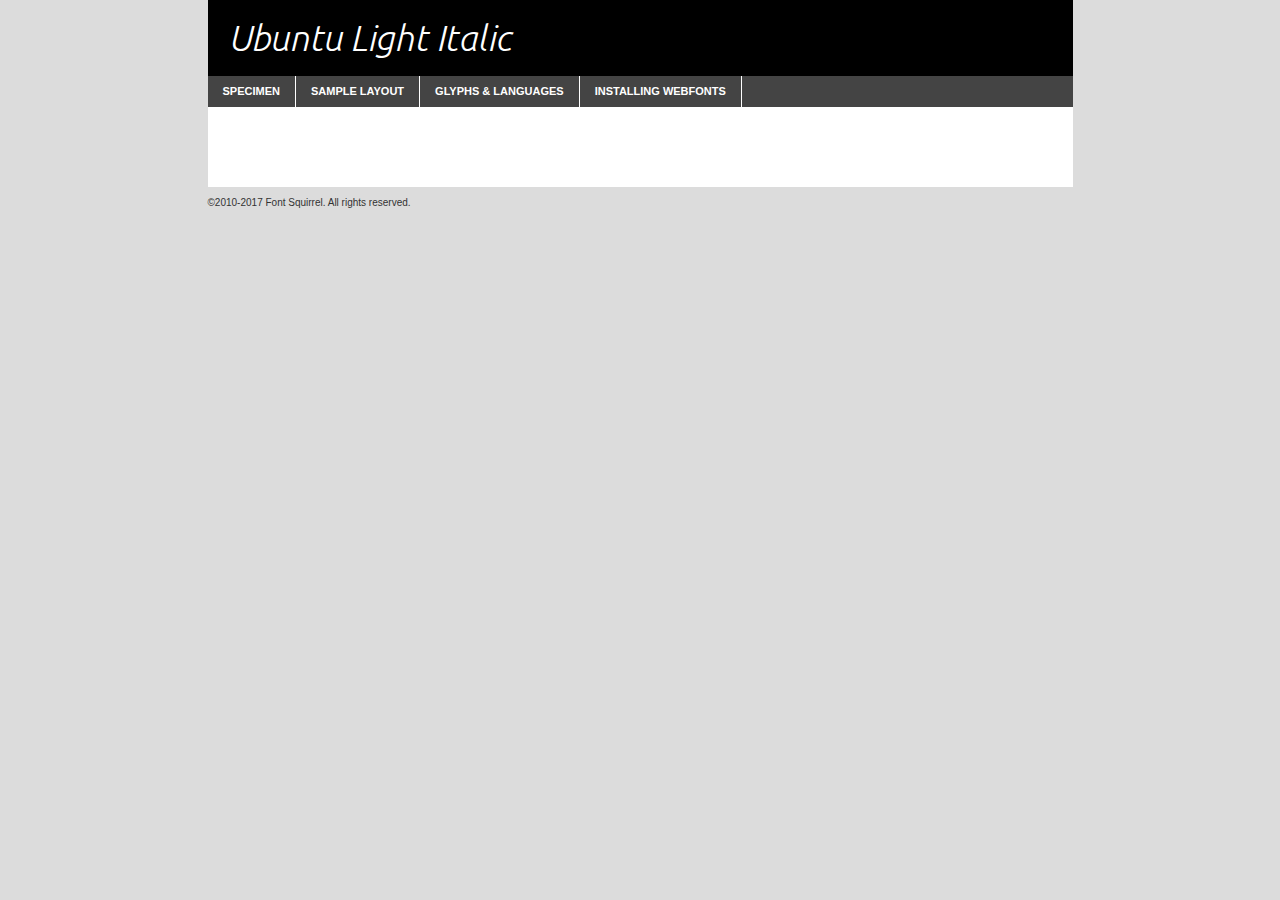
<file: assets/Website/Présentation BUT/fonts/webfontkit-ubt/ubt-li-demo.html>
<!DOCTYPE html PUBLIC "-//W3C//DTD XHTML 1.0 Transitional//EN"
	"http://www.w3.org/TR/xhtml1/DTD/xhtml1-transitional.dtd">

<html xmlns="http://www.w3.org/1999/xhtml" xml:lang="en" lang="en">
<head>
	<meta http-equiv="Content-Type" content="text/html; charset=utf-8" />
	<script src="http://ajax.googleapis.com/ajax/libs/jquery/1.7.2/jquery.min.js" type="text/javascript" charset="utf-8"></script>
	<script type="text/javascript">
	(function($){$.fn.easyTabs=function(option){var param=jQuery.extend({fadeSpeed:"fast",defaultContent:1,activeClass:'active'},option);$(this).each(function(){var thisId="#"+this.id;if(param.defaultContent==''){param.defaultContent=1;}
	if(typeof param.defaultContent=="number")
	{var defaultTab=$(thisId+" .tabs li:eq("+(param.defaultContent-1)+") a").attr('href').substr(1);}else{var defaultTab=param.defaultContent;}
	$(thisId+" .tabs li a").each(function(){var tabToHide=$(this).attr('href').substr(1);$("#"+tabToHide).addClass('easytabs-tab-content');});hideAll();changeContent(defaultTab);function hideAll(){$(thisId+" .easytabs-tab-content").hide();}
	function changeContent(tabId){hideAll();$(thisId+" .tabs li").removeClass(param.activeClass);$(thisId+" .tabs li a[href=#"+tabId+"]").closest('li').addClass(param.activeClass);if(param.fadeSpeed!="none")
	{$(thisId+" #"+tabId).fadeIn(param.fadeSpeed);}else{$(thisId+" #"+tabId).show();}}
	$(thisId+" .tabs li").click(function(){var tabId=$(this).find('a').attr('href').substr(1);changeContent(tabId);return false;});});}})(jQuery);
	</script>
	<link rel="stylesheet" href="specimen_files/specimen_stylesheet.css" type="text/css" charset="utf-8" />
	<link rel="stylesheet" href="stylesheet.css" type="text/css" charset="utf-8" />

	<style type="text/css">
					body{
				font-family: 'ubuntulight_italic';
							}
		</style>

	<title>Ubuntu Light Italic Specimen</title>
	
	
	<script type="text/javascript" charset="utf-8">
		$(document).ready(function() {
			$('#container').easyTabs({defaultContent:1});
		});
	</script>
</head>

<body>
<div id="container">
	<div id="header">
		Ubuntu Light Italic	</div>
	<ul class="tabs">
		<li><a href="#specimen">Specimen</a></li>
		<li><a href="#layout">Sample Layout</a></li>
				<li><a href="#glyphs">Glyphs &amp; Languages</a></li>
		<li><a href="#installing">Installing Webfonts</a></li>
		
	</ul>
	
	<div id="main_content">

		
			<div id="specimen">
		
				<div class="section">
					<div class="grid12 firstcol">
						<div class="huge">AaBb</div>
					</div>
				</div>
		
				<div class="section">
					<div class="glyph_range">A&#x200B;B&#x200b;C&#x200b;D&#x200b;E&#x200b;F&#x200b;G&#x200b;H&#x200b;I&#x200b;J&#x200b;K&#x200b;L&#x200b;M&#x200b;N&#x200b;O&#x200b;P&#x200b;Q&#x200b;R&#x200b;S&#x200b;T&#x200b;U&#x200b;V&#x200b;W&#x200b;X&#x200b;Y&#x200b;Z&#x200b;a&#x200b;b&#x200b;c&#x200b;d&#x200b;e&#x200b;f&#x200b;g&#x200b;h&#x200b;i&#x200b;j&#x200b;k&#x200b;l&#x200b;m&#x200b;n&#x200b;o&#x200b;p&#x200b;q&#x200b;r&#x200b;s&#x200b;t&#x200b;u&#x200b;v&#x200b;w&#x200b;x&#x200b;y&#x200b;z&#x200b;1&#x200b;2&#x200b;3&#x200b;4&#x200b;5&#x200b;6&#x200b;7&#x200b;8&#x200b;9&#x200b;0&#x200b;&amp;&#x200b;.&#x200b;,&#x200b;?&#x200b;!&#x200b;&#64;&#x200b;(&#x200b;)&#x200b;#&#x200b;$&#x200b;%&#x200b;*&#x200b;+&#x200b;-&#x200b;=&#x200b;:&#x200b;;</div>
				</div>
				<div class="section">
					<div class="grid12 firstcol">
						<table class="sample_table">
							<tr><td>10</td><td class="size10">abcdefghijklmnopqrstuvwxyzABCDEFGHIJKLMNOPQRSTUVWXYZ0123456789abcdefghijklmnopqrstuvwxyzABCDEFGHIJKLMNOPQRSTUVWXYZ0123456789abcdefghijklmnopqrstuvwxyzABCDEFGHIJKLMNOPQRSTUVWXYZ</td></tr>
							<tr><td>11</td><td class="size11">abcdefghijklmnopqrstuvwxyzABCDEFGHIJKLMNOPQRSTUVWXYZ0123456789abcdefghijklmnopqrstuvwxyzABCDEFGHIJKLMNOPQRSTUVWXYZ0123456789abcdefghijklmnopqrstuvwxyzABCDEFGHIJKLMNOPQRSTUVWXYZ</td></tr>
							<tr><td>12</td><td class="size12">abcdefghijklmnopqrstuvwxyzABCDEFGHIJKLMNOPQRSTUVWXYZ0123456789abcdefghijklmnopqrstuvwxyzABCDEFGHIJKLMNOPQRSTUVWXYZ0123456789abcdefghijklmnopqrstuvwxyzABCDEFGHIJKLMNOPQRSTUVWXYZ</td></tr>
							<tr><td>13</td><td class="size13">abcdefghijklmnopqrstuvwxyzABCDEFGHIJKLMNOPQRSTUVWXYZ0123456789abcdefghijklmnopqrstuvwxyzABCDEFGHIJKLMNOPQRSTUVWXYZ0123456789abcdefghijklmnopqrstuvwxyzABCDEFGHIJKLMNOPQRSTUVWXYZ</td></tr>
							<tr><td>14</td><td class="size14">abcdefghijklmnopqrstuvwxyzABCDEFGHIJKLMNOPQRSTUVWXYZ0123456789abcdefghijklmnopqrstuvwxyzABCDEFGHIJKLMNOPQRSTUVWXYZ0123456789abcdefghijklmnopqrstuvwxyzABCDEFGHIJKLMNOPQRSTUVWXYZ</td></tr>
							<tr><td>16</td><td class="size16">abcdefghijklmnopqrstuvwxyzABCDEFGHIJKLMNOPQRSTUVWXYZ0123456789abcdefghijklmnopqrstuvwxyzABCDEFGHIJKLMNOPQRSTUVWXYZ</td></tr>
							<tr><td>18</td><td class="size18">abcdefghijklmnopqrstuvwxyzABCDEFGHIJKLMNOPQRSTUVWXYZ0123456789abcdefghijklmnopqrstuvwxyzABCDEFGHIJKLMNOPQRSTUVWXYZ</td></tr>
							<tr><td>20</td><td class="size20">abcdefghijklmnopqrstuvwxyzABCDEFGHIJKLMNOPQRSTUVWXYZ0123456789abcdefghijklmnopqrstuvwxyzABCDEFGHIJKLMNOPQRSTUVWXYZ</td></tr>
							<tr><td>24</td><td class="size24">abcdefghijklmnopqrstuvwxyzABCDEFGHIJKLMNOPQRSTUVWXYZ0123456789abcdefghijklmnopqrstuvwxyzABCDEFGHIJKLMNOPQRSTUVWXYZ</td></tr>
							<tr><td>30</td><td class="size30">abcdefghijklmnopqrstuvwxyzABCDEFGHIJKLMNOPQRSTUVWXYZ0123456789abcdefghijklmnopqrstuvwxyzABCDEFGHIJKLMNOPQRSTUVWXYZ</td></tr>
							<tr><td>36</td><td class="size36">abcdefghijklmnopqrstuvwxyzABCDEFGHIJKLMNOPQRSTUVWXYZ0123456789abcdefghijklmnopqrstuvwxyzABCDEFGHIJKLMNOPQRSTUVWXYZ</td></tr>
							<tr><td>48</td><td class="size48">abcdefghijklmnopqrstuvwxyzABCDEFGHIJKLMNOPQRSTUVWXYZ0123456789abcdefghijklmnopqrstuvwxyzABCDEFGHIJKLMNOPQRSTUVWXYZ</td></tr>
							<tr><td>60</td><td class="size60">abcdefghijklmnopqrstuvwxyzABCDEFGHIJKLMNOPQRSTUVWXYZ0123456789abcdefghijklmnopqrstuvwxyzABCDEFGHIJKLMNOPQRSTUVWXYZ</td></tr>
							<tr><td>72</td><td class="size72">abcdefghijklmnopqrstuvwxyzABCDEFGHIJKLMNOPQRSTUVWXYZ0123456789abcdefghijklmnopqrstuvwxyzABCDEFGHIJKLMNOPQRSTUVWXYZ</td></tr>
							<tr><td>90</td><td class="size90">abcdefghijklmnopqrstuvwxyzABCDEFGHIJKLMNOPQRSTUVWXYZ0123456789abcdefghijklmnopqrstuvwxyzABCDEFGHIJKLMNOPQRSTUVWXYZ</td></tr>
						</table>
				
					</div>
			
				</div>
		
		
		
								<div class="section" id="bodycomparison">


										<div id="xheight">
				<div class="fontbody">&#x25FC;&#x25FC;&#x25FC;&#x25FC;&#x25FC;&#x25FC;&#x25FC;&#x25FC;&#x25FC;&#x25FC;&#x25FC;&#x25FC;&#x25FC;&#x25FC;&#x25FC;&#x25FC;&#x25FC;&#x25FC;&#x25FC;&#x25FC;&#x25FC;&#x25FC;&#x25FC;&#x25FC;&#x25FC;&#x25FC;&#x25FC;&#x25FC;&#x25FC;&#x25FC;&#x25FC;&#x25FC;&#x25FC;&#x25FC;&#x25FC;&#x25FC;&#x25FC;&#x25FC;&#x25FC;&#x25FC;&#x25FC;&#x25FC;&#x25FC;&#x25FC;&#x25FC;&#x25FC;&#x25FC;&#x25FC;&#x25FC;&#x25FC;&#x25FC;&#x25FC;&#x25FC;&#x25FC;&#x25FC;&#x25FC;&#x25FC;&#x25FC;&#x25FC;&#x25FC;&#x25FC;&#x25FC;&#x25FC;&#x25FC;&#x25FC;&#x25FC;&#x25FC;&#x25FC;&#x25FC;&#x25FC;&#x25FC;&#x25FC;&#x25FC;&#x25FC;&#x25FC;&#x25FC;&#x25FC;&#x25FC;&#x25FC;&#x25FC;&#x25FC;&#x25FC;&#x25FC;&#x25FC;&#x25FC;&#x25FC;&#x25FC;&#x25FC;&#x25FC;&#x25FC;&#x25FC;&#x25FC;&#x25FC;&#x25FC;&#x25FC;&#x25FC;&#x25FC;&#x25FC;&#x25FC;body</div><div class="arialbody">body</div><div class="verdanabody">body</div><div class="georgiabody">body</div></div>
										<div class="fontbody" style="z-index:1">
											body<span>Ubuntu Light Italic</span>
										</div>
										<div class="arialbody" style="z-index:1">
											body<span>Arial</span>
										</div>
										<div class="verdanabody" style="z-index:1">
											body<span>Verdana</span>
										</div>
										<div class="georgiabody" style="z-index:1">
											body<span>Georgia</span>
										</div>



								</div>
		
		
				<div class="section psample psample_row1" id="">
					
					<div class="grid2 firstcol">
						<p class="size10"><span>10.</span>Aenean lacinia bibendum nulla sed consectetur. Fusce dapibus, tellus ac cursus commodo, tortor mauris condimentum nibh, ut fermentum massa justo sit amet risus. Nullam id dolor id nibh ultricies vehicula ut id elit. Cum sociis natoque penatibus et magnis dis parturient montes, nascetur ridiculus mus. Nulla vitae elit libero, a pharetra augue.</p>
			
					</div>
					<div class="grid3">
						<p class="size11"><span>11.</span>Aenean lacinia bibendum nulla sed consectetur. Fusce dapibus, tellus ac cursus commodo, tortor mauris condimentum nibh, ut fermentum massa justo sit amet risus. Nullam id dolor id nibh ultricies vehicula ut id elit. Cum sociis natoque penatibus et magnis dis parturient montes, nascetur ridiculus mus. Nulla vitae elit libero, a pharetra augue.</p>
			
					</div>
					<div class="grid3">
						<p class="size12"><span>12.</span>Aenean lacinia bibendum nulla sed consectetur. Fusce dapibus, tellus ac cursus commodo, tortor mauris condimentum nibh, ut fermentum massa justo sit amet risus. Nullam id dolor id nibh ultricies vehicula ut id elit. Cum sociis natoque penatibus et magnis dis parturient montes, nascetur ridiculus mus. Nulla vitae elit libero, a pharetra augue.</p>
			
					</div>
					<div class="grid4">
						<p class="size13"><span>13.</span>Aenean lacinia bibendum nulla sed consectetur. Fusce dapibus, tellus ac cursus commodo, tortor mauris condimentum nibh, ut fermentum massa justo sit amet risus. Nullam id dolor id nibh ultricies vehicula ut id elit. Cum sociis natoque penatibus et magnis dis parturient montes, nascetur ridiculus mus. Nulla vitae elit libero, a pharetra augue.</p>
			
					</div>
					<div class="white_blend"></div>
					
				</div>
				<div class="section psample psample_row2" id="">
					<div class="grid3 firstcol">
						<p class="size14"><span>14.</span>Aenean lacinia bibendum nulla sed consectetur. Fusce dapibus, tellus ac cursus commodo, tortor mauris condimentum nibh, ut fermentum massa justo sit amet risus. Nullam id dolor id nibh ultricies vehicula ut id elit. Cum sociis natoque penatibus et magnis dis parturient montes, nascetur ridiculus mus. Nulla vitae elit libero, a pharetra augue.</p>
			
					</div>
					<div class="grid4">
						<p class="size16"><span>16.</span>Aenean lacinia bibendum nulla sed consectetur. Fusce dapibus, tellus ac cursus commodo, tortor mauris condimentum nibh, ut fermentum massa justo sit amet risus. Nullam id dolor id nibh ultricies vehicula ut id elit. Cum sociis natoque penatibus et magnis dis parturient montes, nascetur ridiculus mus. Nulla vitae elit libero, a pharetra augue.</p>
			
					</div>
					<div class="grid5">
						<p class="size18"><span>18.</span>Aenean lacinia bibendum nulla sed consectetur. Fusce dapibus, tellus ac cursus commodo, tortor mauris condimentum nibh, ut fermentum massa justo sit amet risus. Nullam id dolor id nibh ultricies vehicula ut id elit. Cum sociis natoque penatibus et magnis dis parturient montes, nascetur ridiculus mus. Nulla vitae elit libero, a pharetra augue.</p>
			
					</div>

					<div class="white_blend"></div>

				</div>
				
				<div class="section psample psample_row3" id="">
					<div class="grid5 firstcol">
						<p class="size20"><span>20.</span>Aenean lacinia bibendum nulla sed consectetur. Fusce dapibus, tellus ac cursus commodo, tortor mauris condimentum nibh, ut fermentum massa justo sit amet risus. Nullam id dolor id nibh ultricies vehicula ut id elit. Cum sociis natoque penatibus et magnis dis parturient montes, nascetur ridiculus mus. Nulla vitae elit libero, a pharetra augue.</p>
					</div>
					<div class="grid7">
						<p class="size24"><span>24.</span>Aenean lacinia bibendum nulla sed consectetur. Fusce dapibus, tellus ac cursus commodo, tortor mauris condimentum nibh, ut fermentum massa justo sit amet risus. Nullam id dolor id nibh ultricies vehicula ut id elit. Cum sociis natoque penatibus et magnis dis parturient montes, nascetur ridiculus mus. Nulla vitae elit libero, a pharetra augue.</p>
					</div>
					
					<div class="white_blend"></div>
					
				</div>
				
				<div class="section psample psample_row4" id="">
					<div class="grid12 firstcol">
						<p class="size30"><span>30.</span>Aenean lacinia bibendum nulla sed consectetur. Fusce dapibus, tellus ac cursus commodo, tortor mauris condimentum nibh, ut fermentum massa justo sit amet risus. Nullam id dolor id nibh ultricies vehicula ut id elit. Cum sociis natoque penatibus et magnis dis parturient montes, nascetur ridiculus mus. Nulla vitae elit libero, a pharetra augue.</p>
					</div>
					<div class="white_blend"></div>
					
				</div>
				
				
				
				<div class="section psample psample_row1 fullreverse">
					<div class="grid2 firstcol">
						<p class="size10"><span>10.</span>Aenean lacinia bibendum nulla sed consectetur. Fusce dapibus, tellus ac cursus commodo, tortor mauris condimentum nibh, ut fermentum massa justo sit amet risus. Nullam id dolor id nibh ultricies vehicula ut id elit. Cum sociis natoque penatibus et magnis dis parturient montes, nascetur ridiculus mus. Nulla vitae elit libero, a pharetra augue.</p>
			
					</div>
					<div class="grid3">
						<p class="size11"><span>11.</span>Aenean lacinia bibendum nulla sed consectetur. Fusce dapibus, tellus ac cursus commodo, tortor mauris condimentum nibh, ut fermentum massa justo sit amet risus. Nullam id dolor id nibh ultricies vehicula ut id elit. Cum sociis natoque penatibus et magnis dis parturient montes, nascetur ridiculus mus. Nulla vitae elit libero, a pharetra augue.</p>
			
					</div>
					<div class="grid3">
						<p class="size12"><span>12.</span>Aenean lacinia bibendum nulla sed consectetur. Fusce dapibus, tellus ac cursus commodo, tortor mauris condimentum nibh, ut fermentum massa justo sit amet risus. Nullam id dolor id nibh ultricies vehicula ut id elit. Cum sociis natoque penatibus et magnis dis parturient montes, nascetur ridiculus mus. Nulla vitae elit libero, a pharetra augue.</p>
			
					</div>
					<div class="grid4">
						<p class="size13"><span>13.</span>Aenean lacinia bibendum nulla sed consectetur. Fusce dapibus, tellus ac cursus commodo, tortor mauris condimentum nibh, ut fermentum massa justo sit amet risus. Nullam id dolor id nibh ultricies vehicula ut id elit. Cum sociis natoque penatibus et magnis dis parturient montes, nascetur ridiculus mus. Nulla vitae elit libero, a pharetra augue.</p>
			
					</div>
					<div class="black_blend"></div>
					
				</div>
				
				<div class="section psample psample_row2 fullreverse">
					<div class="grid3 firstcol">
						<p class="size14"><span>14.</span>Aenean lacinia bibendum nulla sed consectetur. Fusce dapibus, tellus ac cursus commodo, tortor mauris condimentum nibh, ut fermentum massa justo sit amet risus. Nullam id dolor id nibh ultricies vehicula ut id elit. Cum sociis natoque penatibus et magnis dis parturient montes, nascetur ridiculus mus. Nulla vitae elit libero, a pharetra augue.</p>
			
					</div>
					<div class="grid4">
						<p class="size16"><span>16.</span>Aenean lacinia bibendum nulla sed consectetur. Fusce dapibus, tellus ac cursus commodo, tortor mauris condimentum nibh, ut fermentum massa justo sit amet risus. Nullam id dolor id nibh ultricies vehicula ut id elit. Cum sociis natoque penatibus et magnis dis parturient montes, nascetur ridiculus mus. Nulla vitae elit libero, a pharetra augue.</p>
			
					</div>
					<div class="grid5">
						<p class="size18"><span>18.</span>Aenean lacinia bibendum nulla sed consectetur. Fusce dapibus, tellus ac cursus commodo, tortor mauris condimentum nibh, ut fermentum massa justo sit amet risus. Nullam id dolor id nibh ultricies vehicula ut id elit. Cum sociis natoque penatibus et magnis dis parturient montes, nascetur ridiculus mus. Nulla vitae elit libero, a pharetra augue.</p>
			
					</div>
					<div class="black_blend"></div>

				</div>
				
				<div class="section psample fullreverse psample_row3" id="">
					<div class="grid5 firstcol">
						<p class="size20"><span>20.</span>Aenean lacinia bibendum nulla sed consectetur. Fusce dapibus, tellus ac cursus commodo, tortor mauris condimentum nibh, ut fermentum massa justo sit amet risus. Nullam id dolor id nibh ultricies vehicula ut id elit. Cum sociis natoque penatibus et magnis dis parturient montes, nascetur ridiculus mus. Nulla vitae elit libero, a pharetra augue.</p>
					</div>
					<div class="grid7">
						<p class="size24"><span>24.</span>Aenean lacinia bibendum nulla sed consectetur. Fusce dapibus, tellus ac cursus commodo, tortor mauris condimentum nibh, ut fermentum massa justo sit amet risus. Nullam id dolor id nibh ultricies vehicula ut id elit. Cum sociis natoque penatibus et magnis dis parturient montes, nascetur ridiculus mus. Nulla vitae elit libero, a pharetra augue.</p>
					</div>
					
					<div class="black_blend"></div>
					
				</div>
				
				<div class="section psample fullreverse psample_row4" id="" style="border-bottom: 20px #000 solid;">
					<div class="grid12 firstcol">
						<p class="size30"><span>30.</span>Aenean lacinia bibendum nulla sed consectetur. Fusce dapibus, tellus ac cursus commodo, tortor mauris condimentum nibh, ut fermentum massa justo sit amet risus. Nullam id dolor id nibh ultricies vehicula ut id elit. Cum sociis natoque penatibus et magnis dis parturient montes, nascetur ridiculus mus. Nulla vitae elit libero, a pharetra augue.</p>
					</div>
					<div class="black_blend"></div>
					
				</div>
				
				
				
				
			</div>
			
			<div id="layout">
				
				<div class="section">
					
					<div class="grid12 firstcol">
						<h1>Lorem Ipsum Dolor</h1>
						<h2>Etiam porta sem malesuada magna mollis euismod</h2>
						
						<p class="byline">By <a href="#link">Aenean Lacinia</a></p>
					</div>
				</div>
				<div class="section">
					<div class="grid8 firstcol">
						<p class="large">Donec sed odio dui. Morbi leo risus, porta ac consectetur ac, vestibulum at eros. Fusce dapibus, tellus ac cursus commodo, tortor mauris condimentum nibh, ut fermentum massa justo sit amet risus. </p>

						
						<h3>Pellentesque ornare sem</h3>

						<p>Maecenas sed diam eget risus varius blandit sit amet non magna. Maecenas faucibus mollis interdum. Donec ullamcorper nulla non metus auctor fringilla. Nullam id dolor id nibh ultricies vehicula ut id elit. Nullam id dolor id nibh ultricies vehicula ut id elit. </p>

						<p>Aenean eu leo quam. Pellentesque ornare sem lacinia quam venenatis vestibulum. Lorem ipsum dolor sit amet, consectetur adipiscing elit. Cum sociis natoque penatibus et magnis dis parturient montes, nascetur ridiculus mus. </p>

						<p>Nulla vitae elit libero, a pharetra augue. Praesent commodo cursus magna, vel scelerisque nisl consectetur et. Aenean lacinia bibendum nulla sed consectetur. </p>

						<p>Nullam quis risus eget urna mollis ornare vel eu leo. Nullam quis risus eget urna mollis ornare vel eu leo. Maecenas sed diam eget risus varius blandit sit amet non magna. Donec ullamcorper nulla non metus auctor fringilla. </p>

						<h3>Cras mattis consectetur</h3>

						<p>Aenean eu leo quam. Pellentesque ornare sem lacinia quam venenatis vestibulum. Aenean lacinia bibendum nulla sed consectetur. Integer posuere erat a ante venenatis dapibus posuere velit aliquet. Cras mattis consectetur purus sit amet fermentum. </p>

						<p>Nullam id dolor id nibh ultricies vehicula ut id elit. Nullam quis risus eget urna mollis ornare vel eu leo. Cras mattis consectetur purus sit amet fermentum.</p>
					</div>
					
					<div class="grid4 sidebar">
						
						<div class="box reverse">
							<p class="last">Nullam quis risus eget urna mollis ornare vel eu leo. Donec ullamcorper nulla non metus auctor fringilla. Cras mattis consectetur purus sit amet fermentum. Sed posuere consectetur est at lobortis. Lorem ipsum dolor sit amet, consectetur adipiscing elit. </p>
						</div>
						
						<p class="caption">Maecenas sed diam eget risus varius.</p>

						<p>Vestibulum id ligula porta felis euismod semper. Integer posuere erat a ante venenatis dapibus posuere velit aliquet. Vestibulum id ligula porta felis euismod semper. Sed posuere consectetur est at lobortis. Maecenas sed diam eget risus varius blandit sit amet non magna. Fusce dapibus, tellus ac cursus commodo, tortor mauris condimentum nibh, ut fermentum massa justo sit amet risus. </p>

					

						<p>Duis mollis, est non commodo luctus, nisi erat porttitor ligula, eget lacinia odio sem nec elit. Aenean lacinia bibendum nulla sed consectetur. Vivamus sagittis lacus vel augue laoreet rutrum faucibus dolor auctor. Aenean lacinia bibendum nulla sed consectetur. Nullam quis risus eget urna mollis ornare vel eu leo. </p>

						<p>Praesent commodo cursus magna, vel scelerisque nisl consectetur et. Donec ullamcorper nulla non metus auctor fringilla. Maecenas faucibus mollis interdum. Fusce dapibus, tellus ac cursus commodo, tortor mauris condimentum nibh, ut fermentum massa justo sit amet risus. </p>

					</div>
				</div>
				
			</div>


			



		<div id="glyphs">
			<div class="section">
				<div class="grid12 firstcol">
			
				<h1>Language Support</h1>
				<p>The subset of Ubuntu Light Italic in this kit supports the following languages:<br />
			
					Albanian, Basque, Breton, Chamorro, Danish, Dutch, English, Faroese, Finnish, French, Frisian, Galician, German, Icelandic, Italian, Malagasy, Norwegian, Portuguese, Spanish, Alsatian, Aragonese, Arapaho, Arrernte, Asturian, Aymara, Bislama, Cebuano, Corsican, Fijian, French_creole, Genoese, Gilbertese, Greenlandic, Haitian_creole, Hiligaynon, Hmong, Hopi, Ibanag, Iloko_ilokano, Indonesian, Interglossa_glosa, Interlingua, Irish_gaelic, Jerriais, Lojban, Lombard, Luxembourgeois, Manx, Mohawk, Norfolk_pitcairnese, Occitan, Oromo, Pangasinan, Papiamento, Piedmontese, Potawatomi, Rhaeto-romance, Romansh, Rotokas, Sami_lule, Samoan, Sardinian, Scots_gaelic, Seychelles_creole, Shona, Sicilian, Somali, Southern_ndebele, Swahili, Swati_swazi, Tagalog_filipino_pilipino, Tetum, Tok_pisin, Uyghur_latinized, Volapuk, Walloon, Warlpiri, Xhosa, Yapese, Zulu, Latinbasic, Ubasic, Demo				</p>
				<h1>Glyph Chart</h1>
				<p>The subset of Ubuntu Light Italic in this kit includes all the glyphs listed below. Unicode entities are included above each glyph to help you insert individual characters into your layout.</p>
				<div id="glyph_chart">
			
																				 <div><p>&amp;#29;</p>&#29;</div>
																				 <div><p>&amp;#13;</p>&#13;</div>
																				 <div><p>&amp;#29;</p>&#29;</div>
																				 <div><p>&amp;#32;</p>&#32;</div>
																				 <div><p>&amp;#33;</p>&#33;</div>
																				 <div><p>&amp;#34;</p>&#34;</div>
																				 <div><p>&amp;#35;</p>&#35;</div>
																				 <div><p>&amp;#36;</p>&#36;</div>
																				 <div><p>&amp;#37;</p>&#37;</div>
																				 <div><p>&amp;#38;</p>&#38;</div>
																				 <div><p>&amp;#39;</p>&#39;</div>
																				 <div><p>&amp;#40;</p>&#40;</div>
																				 <div><p>&amp;#41;</p>&#41;</div>
																				 <div><p>&amp;#42;</p>&#42;</div>
																				 <div><p>&amp;#43;</p>&#43;</div>
																				 <div><p>&amp;#44;</p>&#44;</div>
																				 <div><p>&amp;#45;</p>&#45;</div>
																				 <div><p>&amp;#46;</p>&#46;</div>
																				 <div><p>&amp;#47;</p>&#47;</div>
																				 <div><p>&amp;#48;</p>&#48;</div>
																				 <div><p>&amp;#49;</p>&#49;</div>
																				 <div><p>&amp;#50;</p>&#50;</div>
																				 <div><p>&amp;#51;</p>&#51;</div>
																				 <div><p>&amp;#52;</p>&#52;</div>
																				 <div><p>&amp;#53;</p>&#53;</div>
																				 <div><p>&amp;#54;</p>&#54;</div>
																				 <div><p>&amp;#55;</p>&#55;</div>
																				 <div><p>&amp;#56;</p>&#56;</div>
																				 <div><p>&amp;#57;</p>&#57;</div>
																				 <div><p>&amp;#58;</p>&#58;</div>
																				 <div><p>&amp;#59;</p>&#59;</div>
																				 <div><p>&amp;#60;</p>&#60;</div>
																				 <div><p>&amp;#61;</p>&#61;</div>
																				 <div><p>&amp;#62;</p>&#62;</div>
																				 <div><p>&amp;#63;</p>&#63;</div>
																				 <div><p>&amp;#64;</p>&#64;</div>
																				 <div><p>&amp;#65;</p>&#65;</div>
																				 <div><p>&amp;#66;</p>&#66;</div>
																				 <div><p>&amp;#67;</p>&#67;</div>
																				 <div><p>&amp;#68;</p>&#68;</div>
																				 <div><p>&amp;#69;</p>&#69;</div>
																				 <div><p>&amp;#70;</p>&#70;</div>
																				 <div><p>&amp;#71;</p>&#71;</div>
																				 <div><p>&amp;#72;</p>&#72;</div>
																				 <div><p>&amp;#73;</p>&#73;</div>
																				 <div><p>&amp;#74;</p>&#74;</div>
																				 <div><p>&amp;#75;</p>&#75;</div>
																				 <div><p>&amp;#76;</p>&#76;</div>
																				 <div><p>&amp;#77;</p>&#77;</div>
																				 <div><p>&amp;#78;</p>&#78;</div>
																				 <div><p>&amp;#79;</p>&#79;</div>
																				 <div><p>&amp;#80;</p>&#80;</div>
																				 <div><p>&amp;#81;</p>&#81;</div>
																				 <div><p>&amp;#82;</p>&#82;</div>
																				 <div><p>&amp;#83;</p>&#83;</div>
																				 <div><p>&amp;#84;</p>&#84;</div>
																				 <div><p>&amp;#85;</p>&#85;</div>
																				 <div><p>&amp;#86;</p>&#86;</div>
																				 <div><p>&amp;#87;</p>&#87;</div>
																				 <div><p>&amp;#88;</p>&#88;</div>
																				 <div><p>&amp;#89;</p>&#89;</div>
																				 <div><p>&amp;#90;</p>&#90;</div>
																				 <div><p>&amp;#91;</p>&#91;</div>
																				 <div><p>&amp;#92;</p>&#92;</div>
																				 <div><p>&amp;#93;</p>&#93;</div>
																				 <div><p>&amp;#94;</p>&#94;</div>
																				 <div><p>&amp;#95;</p>&#95;</div>
																				 <div><p>&amp;#96;</p>&#96;</div>
																				 <div><p>&amp;#97;</p>&#97;</div>
																				 <div><p>&amp;#98;</p>&#98;</div>
																				 <div><p>&amp;#99;</p>&#99;</div>
																				 <div><p>&amp;#100;</p>&#100;</div>
																				 <div><p>&amp;#101;</p>&#101;</div>
																				 <div><p>&amp;#102;</p>&#102;</div>
																				 <div><p>&amp;#103;</p>&#103;</div>
																				 <div><p>&amp;#104;</p>&#104;</div>
																				 <div><p>&amp;#105;</p>&#105;</div>
																				 <div><p>&amp;#106;</p>&#106;</div>
																				 <div><p>&amp;#107;</p>&#107;</div>
																				 <div><p>&amp;#108;</p>&#108;</div>
																				 <div><p>&amp;#109;</p>&#109;</div>
																				 <div><p>&amp;#110;</p>&#110;</div>
																				 <div><p>&amp;#111;</p>&#111;</div>
																				 <div><p>&amp;#112;</p>&#112;</div>
																				 <div><p>&amp;#113;</p>&#113;</div>
																				 <div><p>&amp;#114;</p>&#114;</div>
																				 <div><p>&amp;#115;</p>&#115;</div>
																				 <div><p>&amp;#116;</p>&#116;</div>
																				 <div><p>&amp;#117;</p>&#117;</div>
																				 <div><p>&amp;#118;</p>&#118;</div>
																				 <div><p>&amp;#119;</p>&#119;</div>
																				 <div><p>&amp;#120;</p>&#120;</div>
																				 <div><p>&amp;#121;</p>&#121;</div>
																				 <div><p>&amp;#122;</p>&#122;</div>
																				 <div><p>&amp;#123;</p>&#123;</div>
																				 <div><p>&amp;#124;</p>&#124;</div>
																				 <div><p>&amp;#125;</p>&#125;</div>
																				 <div><p>&amp;#126;</p>&#126;</div>
																				 <div><p>&amp;#160;</p>&#160;</div>
																				 <div><p>&amp;#161;</p>&#161;</div>
																				 <div><p>&amp;#162;</p>&#162;</div>
																				 <div><p>&amp;#163;</p>&#163;</div>
																				 <div><p>&amp;#164;</p>&#164;</div>
																				 <div><p>&amp;#165;</p>&#165;</div>
																				 <div><p>&amp;#166;</p>&#166;</div>
																				 <div><p>&amp;#167;</p>&#167;</div>
																				 <div><p>&amp;#168;</p>&#168;</div>
																				 <div><p>&amp;#169;</p>&#169;</div>
																				 <div><p>&amp;#170;</p>&#170;</div>
																				 <div><p>&amp;#171;</p>&#171;</div>
																				 <div><p>&amp;#172;</p>&#172;</div>
																				 <div><p>&amp;#173;</p>&#173;</div>
																				 <div><p>&amp;#174;</p>&#174;</div>
																				 <div><p>&amp;#175;</p>&#175;</div>
																				 <div><p>&amp;#176;</p>&#176;</div>
																				 <div><p>&amp;#177;</p>&#177;</div>
																				 <div><p>&amp;#178;</p>&#178;</div>
																				 <div><p>&amp;#179;</p>&#179;</div>
																				 <div><p>&amp;#180;</p>&#180;</div>
																				 <div><p>&amp;#181;</p>&#181;</div>
																				 <div><p>&amp;#182;</p>&#182;</div>
																				 <div><p>&amp;#183;</p>&#183;</div>
																				 <div><p>&amp;#184;</p>&#184;</div>
																				 <div><p>&amp;#185;</p>&#185;</div>
																				 <div><p>&amp;#186;</p>&#186;</div>
																				 <div><p>&amp;#187;</p>&#187;</div>
																				 <div><p>&amp;#188;</p>&#188;</div>
																				 <div><p>&amp;#189;</p>&#189;</div>
																				 <div><p>&amp;#190;</p>&#190;</div>
																				 <div><p>&amp;#191;</p>&#191;</div>
																				 <div><p>&amp;#192;</p>&#192;</div>
																				 <div><p>&amp;#193;</p>&#193;</div>
																				 <div><p>&amp;#194;</p>&#194;</div>
																				 <div><p>&amp;#195;</p>&#195;</div>
																				 <div><p>&amp;#196;</p>&#196;</div>
																				 <div><p>&amp;#197;</p>&#197;</div>
																				 <div><p>&amp;#198;</p>&#198;</div>
																				 <div><p>&amp;#199;</p>&#199;</div>
																				 <div><p>&amp;#200;</p>&#200;</div>
																				 <div><p>&amp;#201;</p>&#201;</div>
																				 <div><p>&amp;#202;</p>&#202;</div>
																				 <div><p>&amp;#203;</p>&#203;</div>
																				 <div><p>&amp;#204;</p>&#204;</div>
																				 <div><p>&amp;#205;</p>&#205;</div>
																				 <div><p>&amp;#206;</p>&#206;</div>
																				 <div><p>&amp;#207;</p>&#207;</div>
																				 <div><p>&amp;#208;</p>&#208;</div>
																				 <div><p>&amp;#209;</p>&#209;</div>
																				 <div><p>&amp;#210;</p>&#210;</div>
																				 <div><p>&amp;#211;</p>&#211;</div>
																				 <div><p>&amp;#212;</p>&#212;</div>
																				 <div><p>&amp;#213;</p>&#213;</div>
																				 <div><p>&amp;#214;</p>&#214;</div>
																				 <div><p>&amp;#215;</p>&#215;</div>
																				 <div><p>&amp;#216;</p>&#216;</div>
																				 <div><p>&amp;#217;</p>&#217;</div>
																				 <div><p>&amp;#218;</p>&#218;</div>
																				 <div><p>&amp;#219;</p>&#219;</div>
																				 <div><p>&amp;#220;</p>&#220;</div>
																				 <div><p>&amp;#221;</p>&#221;</div>
																				 <div><p>&amp;#222;</p>&#222;</div>
																				 <div><p>&amp;#223;</p>&#223;</div>
																				 <div><p>&amp;#224;</p>&#224;</div>
																				 <div><p>&amp;#225;</p>&#225;</div>
																				 <div><p>&amp;#226;</p>&#226;</div>
																				 <div><p>&amp;#227;</p>&#227;</div>
																				 <div><p>&amp;#228;</p>&#228;</div>
																				 <div><p>&amp;#229;</p>&#229;</div>
																				 <div><p>&amp;#230;</p>&#230;</div>
																				 <div><p>&amp;#231;</p>&#231;</div>
																				 <div><p>&amp;#232;</p>&#232;</div>
																				 <div><p>&amp;#233;</p>&#233;</div>
																				 <div><p>&amp;#234;</p>&#234;</div>
																				 <div><p>&amp;#235;</p>&#235;</div>
																				 <div><p>&amp;#236;</p>&#236;</div>
																				 <div><p>&amp;#237;</p>&#237;</div>
																				 <div><p>&amp;#238;</p>&#238;</div>
																				 <div><p>&amp;#239;</p>&#239;</div>
																				 <div><p>&amp;#240;</p>&#240;</div>
																				 <div><p>&amp;#241;</p>&#241;</div>
																				 <div><p>&amp;#242;</p>&#242;</div>
																				 <div><p>&amp;#243;</p>&#243;</div>
																				 <div><p>&amp;#244;</p>&#244;</div>
																				 <div><p>&amp;#245;</p>&#245;</div>
																				 <div><p>&amp;#246;</p>&#246;</div>
																				 <div><p>&amp;#247;</p>&#247;</div>
																				 <div><p>&amp;#248;</p>&#248;</div>
																				 <div><p>&amp;#249;</p>&#249;</div>
																				 <div><p>&amp;#250;</p>&#250;</div>
																				 <div><p>&amp;#251;</p>&#251;</div>
																				 <div><p>&amp;#252;</p>&#252;</div>
																				 <div><p>&amp;#253;</p>&#253;</div>
																				 <div><p>&amp;#254;</p>&#254;</div>
																				 <div><p>&amp;#255;</p>&#255;</div>
																				 <div><p>&amp;#338;</p>&#338;</div>
																				 <div><p>&amp;#339;</p>&#339;</div>
																				 <div><p>&amp;#376;</p>&#376;</div>
																				 <div><p>&amp;#710;</p>&#710;</div>
																				 <div><p>&amp;#732;</p>&#732;</div>
																				 <div><p>&amp;#8192;</p>&#8192;</div>
																				 <div><p>&amp;#8193;</p>&#8193;</div>
																				 <div><p>&amp;#8194;</p>&#8194;</div>
																				 <div><p>&amp;#8195;</p>&#8195;</div>
																				 <div><p>&amp;#8196;</p>&#8196;</div>
																				 <div><p>&amp;#8197;</p>&#8197;</div>
																				 <div><p>&amp;#8198;</p>&#8198;</div>
																				 <div><p>&amp;#8199;</p>&#8199;</div>
																				 <div><p>&amp;#8200;</p>&#8200;</div>
																				 <div><p>&amp;#8201;</p>&#8201;</div>
																				 <div><p>&amp;#8202;</p>&#8202;</div>
																				 <div><p>&amp;#8208;</p>&#8208;</div>
																				 <div><p>&amp;#8209;</p>&#8209;</div>
																				 <div><p>&amp;#8210;</p>&#8210;</div>
																				 <div><p>&amp;#8211;</p>&#8211;</div>
																				 <div><p>&amp;#8212;</p>&#8212;</div>
																				 <div><p>&amp;#8216;</p>&#8216;</div>
																				 <div><p>&amp;#8217;</p>&#8217;</div>
																				 <div><p>&amp;#8218;</p>&#8218;</div>
																				 <div><p>&amp;#8220;</p>&#8220;</div>
																				 <div><p>&amp;#8221;</p>&#8221;</div>
																				 <div><p>&amp;#8222;</p>&#8222;</div>
																				 <div><p>&amp;#8226;</p>&#8226;</div>
																				 <div><p>&amp;#8230;</p>&#8230;</div>
																				 <div><p>&amp;#8239;</p>&#8239;</div>
																				 <div><p>&amp;#8249;</p>&#8249;</div>
																				 <div><p>&amp;#8250;</p>&#8250;</div>
																				 <div><p>&amp;#8287;</p>&#8287;</div>
																				 <div><p>&amp;#8364;</p>&#8364;</div>
																				 <div><p>&amp;#8482;</p>&#8482;</div>
																				 <div><p>&amp;#9724;</p>&#9724;</div>
																				 <div><p>&amp;#64257;</p>&#64257;</div>
																				 <div><p>&amp;#64258;</p>&#64258;</div>
																				 <div><p>&amp;#64259;</p>&#64259;</div>
																				 <div><p>&amp;#64260;</p>&#64260;</div>
																																						</div>	
				</div>
		
		
			</div>
		</div>
		
		
		<div id="specs">
			
		</div>
	
		<div id="installing">
			<div class="section">
				<div class="grid7 firstcol">
					<h1>Installing Webfonts</h1>
					
					<p>Webfonts are supported by all major browser platforms but not all in the same way. There are currently four different font formats that must be included in order to target all browsers. This includes TTF, WOFF, EOT and SVG.</p>
					
					<h2>1. Upload your webfonts</h2>
					<p>You must upload your webfont kit to your website. They should be in or near the same directory as your CSS files.</p>
					
					<h2>2. Include the webfont stylesheet</h2>
					<p>A special CSS @font-face declaration helps the various browsers select the appropriate font it needs without causing you a bunch of headaches. Learn more about this syntax by reading the <a href="https://www.fontspring.com/blog/further-hardening-of-the-bulletproof-syntax">Fontspring blog post</a> about it. The code for it is as follows:</p>


<code>
@font-face{ 
	font-family: 'MyWebFont';
	src: url('WebFont.eot');
	src: url('WebFont.eot?#iefix') format('embedded-opentype'),
	     url('WebFont.woff') format('woff'),
	     url('WebFont.ttf') format('truetype'),
	     url('WebFont.svg#webfont') format('svg');
}
</code>

	<p>We've already gone ahead and generated the code for you. All you have to do is link to the stylesheet in your HTML, like this:</p>
	<code>&lt;link rel=&quot;stylesheet&quot; href=&quot;stylesheet.css&quot; type=&quot;text/css&quot; charset=&quot;utf-8&quot; /&gt;</code>

					<h2>3. Modify your own stylesheet</h2>
					<p>To take advantage of your new fonts, you must tell your stylesheet to use them. Look at the original @font-face declaration above and find the property called "font-family." The name linked there will be what you use to reference the font. Prepend that webfont name to the font stack in the "font-family" property, inside the selector you want to change. For example:</p>
<code>p { font-family: 'WebFont', Arial, sans-serif; }</code>

<h2>4. Test</h2>
<p>Getting webfonts to work cross-browser <em>can</em> be tricky. Use the information in the sidebar to help you if you find that fonts aren't loading in a particular browser.</p>
				</div>
				
				<div class="grid5 sidebar">
					<div class="box">
						<h2>Troubleshooting<br />Font-Face Problems</h2>
						<p>Having trouble getting your webfonts to load in your new website? Here are some tips to sort out what might be the problem.</p>

						<h3>Fonts not showing in any browser</h3>

						<p>This sounds like you need to work on the plumbing. You either did not upload the fonts to the correct directory, or you did not link the fonts properly in the CSS. If you've confirmed that all this is correct and you still have a problem, take a look at your .htaccess file and see if requests are getting intercepted.</p>

						<h3>Fonts not loading in iPhone or iPad</h3>

						<p>The most common problem here is that you are serving the fonts from an IIS server. IIS refuses to serve files that have unknown MIME types. If that is the case, you must set the MIME type for SVG to "image/svg+xml" in the server settings. Follow these instructions from Microsoft if you need help.</p>

						<h3>Fonts not loading in Firefox</h3>

						<p>The primary reason for this failure? You are still using a version Firefox older than 3.5. So upgrade already! If that isn't it, then you are very likely serving fonts from a different domain. Firefox requires that all font assets be served from the same domain. Lastly it is possible that you need to add WOFF to your list of MIME types (if you are serving via IIS.)</p>

						<h3>Fonts not loading in IE</h3>

						<p>Are you looking at Internet Explorer on an actual Windows machine or are you cheating by using a service like Adobe BrowserLab? Many of these screenshot services do not render @font-face for IE. Best to test it on a real machine.</p>

						<h3>Fonts not loading in IE9</h3>

						<p>IE9, like Firefox, requires that fonts be served from the same domain as the website. Make sure that is the case.</p>
					</div>
				</div>
			</div>
			
		</div>
	
	</div>
	<div id="footer">
		<p>&copy;2010-2017 Font Squirrel. All rights reserved.</p>
	</div>
</div>
</body>
</html>
</file>
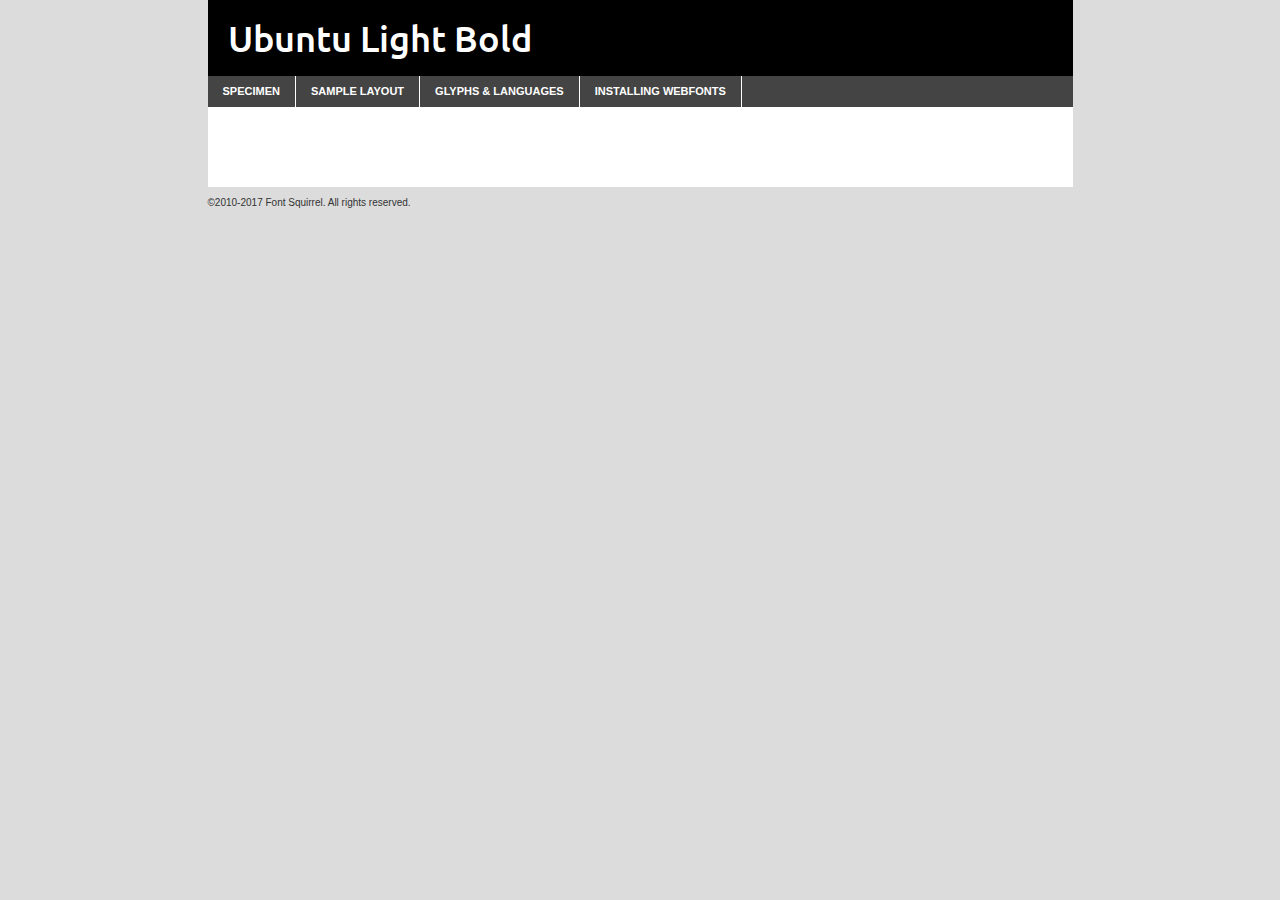
<file: assets/Website/Présentation BUT/fonts/webfontkit-ubt/ubt-m-demo.html>
<!DOCTYPE html PUBLIC "-//W3C//DTD XHTML 1.0 Transitional//EN"
	"http://www.w3.org/TR/xhtml1/DTD/xhtml1-transitional.dtd">

<html xmlns="http://www.w3.org/1999/xhtml" xml:lang="en" lang="en">
<head>
	<meta http-equiv="Content-Type" content="text/html; charset=utf-8" />
	<script src="http://ajax.googleapis.com/ajax/libs/jquery/1.7.2/jquery.min.js" type="text/javascript" charset="utf-8"></script>
	<script type="text/javascript">
	(function($){$.fn.easyTabs=function(option){var param=jQuery.extend({fadeSpeed:"fast",defaultContent:1,activeClass:'active'},option);$(this).each(function(){var thisId="#"+this.id;if(param.defaultContent==''){param.defaultContent=1;}
	if(typeof param.defaultContent=="number")
	{var defaultTab=$(thisId+" .tabs li:eq("+(param.defaultContent-1)+") a").attr('href').substr(1);}else{var defaultTab=param.defaultContent;}
	$(thisId+" .tabs li a").each(function(){var tabToHide=$(this).attr('href').substr(1);$("#"+tabToHide).addClass('easytabs-tab-content');});hideAll();changeContent(defaultTab);function hideAll(){$(thisId+" .easytabs-tab-content").hide();}
	function changeContent(tabId){hideAll();$(thisId+" .tabs li").removeClass(param.activeClass);$(thisId+" .tabs li a[href=#"+tabId+"]").closest('li').addClass(param.activeClass);if(param.fadeSpeed!="none")
	{$(thisId+" #"+tabId).fadeIn(param.fadeSpeed);}else{$(thisId+" #"+tabId).show();}}
	$(thisId+" .tabs li").click(function(){var tabId=$(this).find('a').attr('href').substr(1);changeContent(tabId);return false;});});}})(jQuery);
	</script>
	<link rel="stylesheet" href="specimen_files/specimen_stylesheet.css" type="text/css" charset="utf-8" />
	<link rel="stylesheet" href="stylesheet.css" type="text/css" charset="utf-8" />

	<style type="text/css">
					body{
				font-family: 'ubuntumedium';
							}
		</style>

	<title>Ubuntu Light Bold Specimen</title>
	
	
	<script type="text/javascript" charset="utf-8">
		$(document).ready(function() {
			$('#container').easyTabs({defaultContent:1});
		});
	</script>
</head>

<body>
<div id="container">
	<div id="header">
		Ubuntu Light Bold	</div>
	<ul class="tabs">
		<li><a href="#specimen">Specimen</a></li>
		<li><a href="#layout">Sample Layout</a></li>
				<li><a href="#glyphs">Glyphs &amp; Languages</a></li>
		<li><a href="#installing">Installing Webfonts</a></li>
		
	</ul>
	
	<div id="main_content">

		
			<div id="specimen">
		
				<div class="section">
					<div class="grid12 firstcol">
						<div class="huge">AaBb</div>
					</div>
				</div>
		
				<div class="section">
					<div class="glyph_range">A&#x200B;B&#x200b;C&#x200b;D&#x200b;E&#x200b;F&#x200b;G&#x200b;H&#x200b;I&#x200b;J&#x200b;K&#x200b;L&#x200b;M&#x200b;N&#x200b;O&#x200b;P&#x200b;Q&#x200b;R&#x200b;S&#x200b;T&#x200b;U&#x200b;V&#x200b;W&#x200b;X&#x200b;Y&#x200b;Z&#x200b;a&#x200b;b&#x200b;c&#x200b;d&#x200b;e&#x200b;f&#x200b;g&#x200b;h&#x200b;i&#x200b;j&#x200b;k&#x200b;l&#x200b;m&#x200b;n&#x200b;o&#x200b;p&#x200b;q&#x200b;r&#x200b;s&#x200b;t&#x200b;u&#x200b;v&#x200b;w&#x200b;x&#x200b;y&#x200b;z&#x200b;1&#x200b;2&#x200b;3&#x200b;4&#x200b;5&#x200b;6&#x200b;7&#x200b;8&#x200b;9&#x200b;0&#x200b;&amp;&#x200b;.&#x200b;,&#x200b;?&#x200b;!&#x200b;&#64;&#x200b;(&#x200b;)&#x200b;#&#x200b;$&#x200b;%&#x200b;*&#x200b;+&#x200b;-&#x200b;=&#x200b;:&#x200b;;</div>
				</div>
				<div class="section">
					<div class="grid12 firstcol">
						<table class="sample_table">
							<tr><td>10</td><td class="size10">abcdefghijklmnopqrstuvwxyzABCDEFGHIJKLMNOPQRSTUVWXYZ0123456789abcdefghijklmnopqrstuvwxyzABCDEFGHIJKLMNOPQRSTUVWXYZ0123456789abcdefghijklmnopqrstuvwxyzABCDEFGHIJKLMNOPQRSTUVWXYZ</td></tr>
							<tr><td>11</td><td class="size11">abcdefghijklmnopqrstuvwxyzABCDEFGHIJKLMNOPQRSTUVWXYZ0123456789abcdefghijklmnopqrstuvwxyzABCDEFGHIJKLMNOPQRSTUVWXYZ0123456789abcdefghijklmnopqrstuvwxyzABCDEFGHIJKLMNOPQRSTUVWXYZ</td></tr>
							<tr><td>12</td><td class="size12">abcdefghijklmnopqrstuvwxyzABCDEFGHIJKLMNOPQRSTUVWXYZ0123456789abcdefghijklmnopqrstuvwxyzABCDEFGHIJKLMNOPQRSTUVWXYZ0123456789abcdefghijklmnopqrstuvwxyzABCDEFGHIJKLMNOPQRSTUVWXYZ</td></tr>
							<tr><td>13</td><td class="size13">abcdefghijklmnopqrstuvwxyzABCDEFGHIJKLMNOPQRSTUVWXYZ0123456789abcdefghijklmnopqrstuvwxyzABCDEFGHIJKLMNOPQRSTUVWXYZ0123456789abcdefghijklmnopqrstuvwxyzABCDEFGHIJKLMNOPQRSTUVWXYZ</td></tr>
							<tr><td>14</td><td class="size14">abcdefghijklmnopqrstuvwxyzABCDEFGHIJKLMNOPQRSTUVWXYZ0123456789abcdefghijklmnopqrstuvwxyzABCDEFGHIJKLMNOPQRSTUVWXYZ0123456789abcdefghijklmnopqrstuvwxyzABCDEFGHIJKLMNOPQRSTUVWXYZ</td></tr>
							<tr><td>16</td><td class="size16">abcdefghijklmnopqrstuvwxyzABCDEFGHIJKLMNOPQRSTUVWXYZ0123456789abcdefghijklmnopqrstuvwxyzABCDEFGHIJKLMNOPQRSTUVWXYZ</td></tr>
							<tr><td>18</td><td class="size18">abcdefghijklmnopqrstuvwxyzABCDEFGHIJKLMNOPQRSTUVWXYZ0123456789abcdefghijklmnopqrstuvwxyzABCDEFGHIJKLMNOPQRSTUVWXYZ</td></tr>
							<tr><td>20</td><td class="size20">abcdefghijklmnopqrstuvwxyzABCDEFGHIJKLMNOPQRSTUVWXYZ0123456789abcdefghijklmnopqrstuvwxyzABCDEFGHIJKLMNOPQRSTUVWXYZ</td></tr>
							<tr><td>24</td><td class="size24">abcdefghijklmnopqrstuvwxyzABCDEFGHIJKLMNOPQRSTUVWXYZ0123456789abcdefghijklmnopqrstuvwxyzABCDEFGHIJKLMNOPQRSTUVWXYZ</td></tr>
							<tr><td>30</td><td class="size30">abcdefghijklmnopqrstuvwxyzABCDEFGHIJKLMNOPQRSTUVWXYZ0123456789abcdefghijklmnopqrstuvwxyzABCDEFGHIJKLMNOPQRSTUVWXYZ</td></tr>
							<tr><td>36</td><td class="size36">abcdefghijklmnopqrstuvwxyzABCDEFGHIJKLMNOPQRSTUVWXYZ0123456789abcdefghijklmnopqrstuvwxyzABCDEFGHIJKLMNOPQRSTUVWXYZ</td></tr>
							<tr><td>48</td><td class="size48">abcdefghijklmnopqrstuvwxyzABCDEFGHIJKLMNOPQRSTUVWXYZ0123456789abcdefghijklmnopqrstuvwxyzABCDEFGHIJKLMNOPQRSTUVWXYZ</td></tr>
							<tr><td>60</td><td class="size60">abcdefghijklmnopqrstuvwxyzABCDEFGHIJKLMNOPQRSTUVWXYZ0123456789abcdefghijklmnopqrstuvwxyzABCDEFGHIJKLMNOPQRSTUVWXYZ</td></tr>
							<tr><td>72</td><td class="size72">abcdefghijklmnopqrstuvwxyzABCDEFGHIJKLMNOPQRSTUVWXYZ0123456789abcdefghijklmnopqrstuvwxyzABCDEFGHIJKLMNOPQRSTUVWXYZ</td></tr>
							<tr><td>90</td><td class="size90">abcdefghijklmnopqrstuvwxyzABCDEFGHIJKLMNOPQRSTUVWXYZ0123456789abcdefghijklmnopqrstuvwxyzABCDEFGHIJKLMNOPQRSTUVWXYZ</td></tr>
						</table>
				
					</div>
			
				</div>
		
		
		
								<div class="section" id="bodycomparison">


										<div id="xheight">
				<div class="fontbody">&#x25FC;&#x25FC;&#x25FC;&#x25FC;&#x25FC;&#x25FC;&#x25FC;&#x25FC;&#x25FC;&#x25FC;&#x25FC;&#x25FC;&#x25FC;&#x25FC;&#x25FC;&#x25FC;&#x25FC;&#x25FC;&#x25FC;&#x25FC;&#x25FC;&#x25FC;&#x25FC;&#x25FC;&#x25FC;&#x25FC;&#x25FC;&#x25FC;&#x25FC;&#x25FC;&#x25FC;&#x25FC;&#x25FC;&#x25FC;&#x25FC;&#x25FC;&#x25FC;&#x25FC;&#x25FC;&#x25FC;&#x25FC;&#x25FC;&#x25FC;&#x25FC;&#x25FC;&#x25FC;&#x25FC;&#x25FC;&#x25FC;&#x25FC;&#x25FC;&#x25FC;&#x25FC;&#x25FC;&#x25FC;&#x25FC;&#x25FC;&#x25FC;&#x25FC;&#x25FC;&#x25FC;&#x25FC;&#x25FC;&#x25FC;&#x25FC;&#x25FC;&#x25FC;&#x25FC;&#x25FC;&#x25FC;&#x25FC;&#x25FC;&#x25FC;&#x25FC;&#x25FC;&#x25FC;&#x25FC;&#x25FC;&#x25FC;&#x25FC;&#x25FC;&#x25FC;&#x25FC;&#x25FC;&#x25FC;&#x25FC;&#x25FC;&#x25FC;&#x25FC;&#x25FC;&#x25FC;&#x25FC;&#x25FC;&#x25FC;&#x25FC;&#x25FC;&#x25FC;&#x25FC;&#x25FC;body</div><div class="arialbody">body</div><div class="verdanabody">body</div><div class="georgiabody">body</div></div>
										<div class="fontbody" style="z-index:1">
											body<span>Ubuntu Light Bold</span>
										</div>
										<div class="arialbody" style="z-index:1">
											body<span>Arial</span>
										</div>
										<div class="verdanabody" style="z-index:1">
											body<span>Verdana</span>
										</div>
										<div class="georgiabody" style="z-index:1">
											body<span>Georgia</span>
										</div>



								</div>
		
		
				<div class="section psample psample_row1" id="">
					
					<div class="grid2 firstcol">
						<p class="size10"><span>10.</span>Aenean lacinia bibendum nulla sed consectetur. Fusce dapibus, tellus ac cursus commodo, tortor mauris condimentum nibh, ut fermentum massa justo sit amet risus. Nullam id dolor id nibh ultricies vehicula ut id elit. Cum sociis natoque penatibus et magnis dis parturient montes, nascetur ridiculus mus. Nulla vitae elit libero, a pharetra augue.</p>
			
					</div>
					<div class="grid3">
						<p class="size11"><span>11.</span>Aenean lacinia bibendum nulla sed consectetur. Fusce dapibus, tellus ac cursus commodo, tortor mauris condimentum nibh, ut fermentum massa justo sit amet risus. Nullam id dolor id nibh ultricies vehicula ut id elit. Cum sociis natoque penatibus et magnis dis parturient montes, nascetur ridiculus mus. Nulla vitae elit libero, a pharetra augue.</p>
			
					</div>
					<div class="grid3">
						<p class="size12"><span>12.</span>Aenean lacinia bibendum nulla sed consectetur. Fusce dapibus, tellus ac cursus commodo, tortor mauris condimentum nibh, ut fermentum massa justo sit amet risus. Nullam id dolor id nibh ultricies vehicula ut id elit. Cum sociis natoque penatibus et magnis dis parturient montes, nascetur ridiculus mus. Nulla vitae elit libero, a pharetra augue.</p>
			
					</div>
					<div class="grid4">
						<p class="size13"><span>13.</span>Aenean lacinia bibendum nulla sed consectetur. Fusce dapibus, tellus ac cursus commodo, tortor mauris condimentum nibh, ut fermentum massa justo sit amet risus. Nullam id dolor id nibh ultricies vehicula ut id elit. Cum sociis natoque penatibus et magnis dis parturient montes, nascetur ridiculus mus. Nulla vitae elit libero, a pharetra augue.</p>
			
					</div>
					<div class="white_blend"></div>
					
				</div>
				<div class="section psample psample_row2" id="">
					<div class="grid3 firstcol">
						<p class="size14"><span>14.</span>Aenean lacinia bibendum nulla sed consectetur. Fusce dapibus, tellus ac cursus commodo, tortor mauris condimentum nibh, ut fermentum massa justo sit amet risus. Nullam id dolor id nibh ultricies vehicula ut id elit. Cum sociis natoque penatibus et magnis dis parturient montes, nascetur ridiculus mus. Nulla vitae elit libero, a pharetra augue.</p>
			
					</div>
					<div class="grid4">
						<p class="size16"><span>16.</span>Aenean lacinia bibendum nulla sed consectetur. Fusce dapibus, tellus ac cursus commodo, tortor mauris condimentum nibh, ut fermentum massa justo sit amet risus. Nullam id dolor id nibh ultricies vehicula ut id elit. Cum sociis natoque penatibus et magnis dis parturient montes, nascetur ridiculus mus. Nulla vitae elit libero, a pharetra augue.</p>
			
					</div>
					<div class="grid5">
						<p class="size18"><span>18.</span>Aenean lacinia bibendum nulla sed consectetur. Fusce dapibus, tellus ac cursus commodo, tortor mauris condimentum nibh, ut fermentum massa justo sit amet risus. Nullam id dolor id nibh ultricies vehicula ut id elit. Cum sociis natoque penatibus et magnis dis parturient montes, nascetur ridiculus mus. Nulla vitae elit libero, a pharetra augue.</p>
			
					</div>

					<div class="white_blend"></div>

				</div>
				
				<div class="section psample psample_row3" id="">
					<div class="grid5 firstcol">
						<p class="size20"><span>20.</span>Aenean lacinia bibendum nulla sed consectetur. Fusce dapibus, tellus ac cursus commodo, tortor mauris condimentum nibh, ut fermentum massa justo sit amet risus. Nullam id dolor id nibh ultricies vehicula ut id elit. Cum sociis natoque penatibus et magnis dis parturient montes, nascetur ridiculus mus. Nulla vitae elit libero, a pharetra augue.</p>
					</div>
					<div class="grid7">
						<p class="size24"><span>24.</span>Aenean lacinia bibendum nulla sed consectetur. Fusce dapibus, tellus ac cursus commodo, tortor mauris condimentum nibh, ut fermentum massa justo sit amet risus. Nullam id dolor id nibh ultricies vehicula ut id elit. Cum sociis natoque penatibus et magnis dis parturient montes, nascetur ridiculus mus. Nulla vitae elit libero, a pharetra augue.</p>
					</div>
					
					<div class="white_blend"></div>
					
				</div>
				
				<div class="section psample psample_row4" id="">
					<div class="grid12 firstcol">
						<p class="size30"><span>30.</span>Aenean lacinia bibendum nulla sed consectetur. Fusce dapibus, tellus ac cursus commodo, tortor mauris condimentum nibh, ut fermentum massa justo sit amet risus. Nullam id dolor id nibh ultricies vehicula ut id elit. Cum sociis natoque penatibus et magnis dis parturient montes, nascetur ridiculus mus. Nulla vitae elit libero, a pharetra augue.</p>
					</div>
					<div class="white_blend"></div>
					
				</div>
				
				
				
				<div class="section psample psample_row1 fullreverse">
					<div class="grid2 firstcol">
						<p class="size10"><span>10.</span>Aenean lacinia bibendum nulla sed consectetur. Fusce dapibus, tellus ac cursus commodo, tortor mauris condimentum nibh, ut fermentum massa justo sit amet risus. Nullam id dolor id nibh ultricies vehicula ut id elit. Cum sociis natoque penatibus et magnis dis parturient montes, nascetur ridiculus mus. Nulla vitae elit libero, a pharetra augue.</p>
			
					</div>
					<div class="grid3">
						<p class="size11"><span>11.</span>Aenean lacinia bibendum nulla sed consectetur. Fusce dapibus, tellus ac cursus commodo, tortor mauris condimentum nibh, ut fermentum massa justo sit amet risus. Nullam id dolor id nibh ultricies vehicula ut id elit. Cum sociis natoque penatibus et magnis dis parturient montes, nascetur ridiculus mus. Nulla vitae elit libero, a pharetra augue.</p>
			
					</div>
					<div class="grid3">
						<p class="size12"><span>12.</span>Aenean lacinia bibendum nulla sed consectetur. Fusce dapibus, tellus ac cursus commodo, tortor mauris condimentum nibh, ut fermentum massa justo sit amet risus. Nullam id dolor id nibh ultricies vehicula ut id elit. Cum sociis natoque penatibus et magnis dis parturient montes, nascetur ridiculus mus. Nulla vitae elit libero, a pharetra augue.</p>
			
					</div>
					<div class="grid4">
						<p class="size13"><span>13.</span>Aenean lacinia bibendum nulla sed consectetur. Fusce dapibus, tellus ac cursus commodo, tortor mauris condimentum nibh, ut fermentum massa justo sit amet risus. Nullam id dolor id nibh ultricies vehicula ut id elit. Cum sociis natoque penatibus et magnis dis parturient montes, nascetur ridiculus mus. Nulla vitae elit libero, a pharetra augue.</p>
			
					</div>
					<div class="black_blend"></div>
					
				</div>
				
				<div class="section psample psample_row2 fullreverse">
					<div class="grid3 firstcol">
						<p class="size14"><span>14.</span>Aenean lacinia bibendum nulla sed consectetur. Fusce dapibus, tellus ac cursus commodo, tortor mauris condimentum nibh, ut fermentum massa justo sit amet risus. Nullam id dolor id nibh ultricies vehicula ut id elit. Cum sociis natoque penatibus et magnis dis parturient montes, nascetur ridiculus mus. Nulla vitae elit libero, a pharetra augue.</p>
			
					</div>
					<div class="grid4">
						<p class="size16"><span>16.</span>Aenean lacinia bibendum nulla sed consectetur. Fusce dapibus, tellus ac cursus commodo, tortor mauris condimentum nibh, ut fermentum massa justo sit amet risus. Nullam id dolor id nibh ultricies vehicula ut id elit. Cum sociis natoque penatibus et magnis dis parturient montes, nascetur ridiculus mus. Nulla vitae elit libero, a pharetra augue.</p>
			
					</div>
					<div class="grid5">
						<p class="size18"><span>18.</span>Aenean lacinia bibendum nulla sed consectetur. Fusce dapibus, tellus ac cursus commodo, tortor mauris condimentum nibh, ut fermentum massa justo sit amet risus. Nullam id dolor id nibh ultricies vehicula ut id elit. Cum sociis natoque penatibus et magnis dis parturient montes, nascetur ridiculus mus. Nulla vitae elit libero, a pharetra augue.</p>
			
					</div>
					<div class="black_blend"></div>

				</div>
				
				<div class="section psample fullreverse psample_row3" id="">
					<div class="grid5 firstcol">
						<p class="size20"><span>20.</span>Aenean lacinia bibendum nulla sed consectetur. Fusce dapibus, tellus ac cursus commodo, tortor mauris condimentum nibh, ut fermentum massa justo sit amet risus. Nullam id dolor id nibh ultricies vehicula ut id elit. Cum sociis natoque penatibus et magnis dis parturient montes, nascetur ridiculus mus. Nulla vitae elit libero, a pharetra augue.</p>
					</div>
					<div class="grid7">
						<p class="size24"><span>24.</span>Aenean lacinia bibendum nulla sed consectetur. Fusce dapibus, tellus ac cursus commodo, tortor mauris condimentum nibh, ut fermentum massa justo sit amet risus. Nullam id dolor id nibh ultricies vehicula ut id elit. Cum sociis natoque penatibus et magnis dis parturient montes, nascetur ridiculus mus. Nulla vitae elit libero, a pharetra augue.</p>
					</div>
					
					<div class="black_blend"></div>
					
				</div>
				
				<div class="section psample fullreverse psample_row4" id="" style="border-bottom: 20px #000 solid;">
					<div class="grid12 firstcol">
						<p class="size30"><span>30.</span>Aenean lacinia bibendum nulla sed consectetur. Fusce dapibus, tellus ac cursus commodo, tortor mauris condimentum nibh, ut fermentum massa justo sit amet risus. Nullam id dolor id nibh ultricies vehicula ut id elit. Cum sociis natoque penatibus et magnis dis parturient montes, nascetur ridiculus mus. Nulla vitae elit libero, a pharetra augue.</p>
					</div>
					<div class="black_blend"></div>
					
				</div>
				
				
				
				
			</div>
			
			<div id="layout">
				
				<div class="section">
					
					<div class="grid12 firstcol">
						<h1>Lorem Ipsum Dolor</h1>
						<h2>Etiam porta sem malesuada magna mollis euismod</h2>
						
						<p class="byline">By <a href="#link">Aenean Lacinia</a></p>
					</div>
				</div>
				<div class="section">
					<div class="grid8 firstcol">
						<p class="large">Donec sed odio dui. Morbi leo risus, porta ac consectetur ac, vestibulum at eros. Fusce dapibus, tellus ac cursus commodo, tortor mauris condimentum nibh, ut fermentum massa justo sit amet risus. </p>

						
						<h3>Pellentesque ornare sem</h3>

						<p>Maecenas sed diam eget risus varius blandit sit amet non magna. Maecenas faucibus mollis interdum. Donec ullamcorper nulla non metus auctor fringilla. Nullam id dolor id nibh ultricies vehicula ut id elit. Nullam id dolor id nibh ultricies vehicula ut id elit. </p>

						<p>Aenean eu leo quam. Pellentesque ornare sem lacinia quam venenatis vestibulum. Lorem ipsum dolor sit amet, consectetur adipiscing elit. Cum sociis natoque penatibus et magnis dis parturient montes, nascetur ridiculus mus. </p>

						<p>Nulla vitae elit libero, a pharetra augue. Praesent commodo cursus magna, vel scelerisque nisl consectetur et. Aenean lacinia bibendum nulla sed consectetur. </p>

						<p>Nullam quis risus eget urna mollis ornare vel eu leo. Nullam quis risus eget urna mollis ornare vel eu leo. Maecenas sed diam eget risus varius blandit sit amet non magna. Donec ullamcorper nulla non metus auctor fringilla. </p>

						<h3>Cras mattis consectetur</h3>

						<p>Aenean eu leo quam. Pellentesque ornare sem lacinia quam venenatis vestibulum. Aenean lacinia bibendum nulla sed consectetur. Integer posuere erat a ante venenatis dapibus posuere velit aliquet. Cras mattis consectetur purus sit amet fermentum. </p>

						<p>Nullam id dolor id nibh ultricies vehicula ut id elit. Nullam quis risus eget urna mollis ornare vel eu leo. Cras mattis consectetur purus sit amet fermentum.</p>
					</div>
					
					<div class="grid4 sidebar">
						
						<div class="box reverse">
							<p class="last">Nullam quis risus eget urna mollis ornare vel eu leo. Donec ullamcorper nulla non metus auctor fringilla. Cras mattis consectetur purus sit amet fermentum. Sed posuere consectetur est at lobortis. Lorem ipsum dolor sit amet, consectetur adipiscing elit. </p>
						</div>
						
						<p class="caption">Maecenas sed diam eget risus varius.</p>

						<p>Vestibulum id ligula porta felis euismod semper. Integer posuere erat a ante venenatis dapibus posuere velit aliquet. Vestibulum id ligula porta felis euismod semper. Sed posuere consectetur est at lobortis. Maecenas sed diam eget risus varius blandit sit amet non magna. Fusce dapibus, tellus ac cursus commodo, tortor mauris condimentum nibh, ut fermentum massa justo sit amet risus. </p>

					

						<p>Duis mollis, est non commodo luctus, nisi erat porttitor ligula, eget lacinia odio sem nec elit. Aenean lacinia bibendum nulla sed consectetur. Vivamus sagittis lacus vel augue laoreet rutrum faucibus dolor auctor. Aenean lacinia bibendum nulla sed consectetur. Nullam quis risus eget urna mollis ornare vel eu leo. </p>

						<p>Praesent commodo cursus magna, vel scelerisque nisl consectetur et. Donec ullamcorper nulla non metus auctor fringilla. Maecenas faucibus mollis interdum. Fusce dapibus, tellus ac cursus commodo, tortor mauris condimentum nibh, ut fermentum massa justo sit amet risus. </p>

					</div>
				</div>
				
			</div>


			



		<div id="glyphs">
			<div class="section">
				<div class="grid12 firstcol">
			
				<h1>Language Support</h1>
				<p>The subset of Ubuntu Light Bold in this kit supports the following languages:<br />
			
					Albanian, Basque, Breton, Chamorro, Danish, Dutch, English, Faroese, Finnish, French, Frisian, Galician, German, Icelandic, Italian, Malagasy, Norwegian, Portuguese, Spanish, Alsatian, Aragonese, Arapaho, Arrernte, Asturian, Aymara, Bislama, Cebuano, Corsican, Fijian, French_creole, Genoese, Gilbertese, Greenlandic, Haitian_creole, Hiligaynon, Hmong, Hopi, Ibanag, Iloko_ilokano, Indonesian, Interglossa_glosa, Interlingua, Irish_gaelic, Jerriais, Lojban, Lombard, Luxembourgeois, Manx, Mohawk, Norfolk_pitcairnese, Occitan, Oromo, Pangasinan, Papiamento, Piedmontese, Potawatomi, Rhaeto-romance, Romansh, Rotokas, Sami_lule, Samoan, Sardinian, Scots_gaelic, Seychelles_creole, Shona, Sicilian, Somali, Southern_ndebele, Swahili, Swati_swazi, Tagalog_filipino_pilipino, Tetum, Tok_pisin, Uyghur_latinized, Volapuk, Walloon, Warlpiri, Xhosa, Yapese, Zulu, Latinbasic, Ubasic, Demo				</p>
				<h1>Glyph Chart</h1>
				<p>The subset of Ubuntu Light Bold in this kit includes all the glyphs listed below. Unicode entities are included above each glyph to help you insert individual characters into your layout.</p>
				<div id="glyph_chart">
			
																				 <div><p>&amp;#29;</p>&#29;</div>
																				 <div><p>&amp;#13;</p>&#13;</div>
																				 <div><p>&amp;#29;</p>&#29;</div>
																				 <div><p>&amp;#32;</p>&#32;</div>
																				 <div><p>&amp;#33;</p>&#33;</div>
																				 <div><p>&amp;#34;</p>&#34;</div>
																				 <div><p>&amp;#35;</p>&#35;</div>
																				 <div><p>&amp;#36;</p>&#36;</div>
																				 <div><p>&amp;#37;</p>&#37;</div>
																				 <div><p>&amp;#38;</p>&#38;</div>
																				 <div><p>&amp;#39;</p>&#39;</div>
																				 <div><p>&amp;#40;</p>&#40;</div>
																				 <div><p>&amp;#41;</p>&#41;</div>
																				 <div><p>&amp;#42;</p>&#42;</div>
																				 <div><p>&amp;#43;</p>&#43;</div>
																				 <div><p>&amp;#44;</p>&#44;</div>
																				 <div><p>&amp;#45;</p>&#45;</div>
																				 <div><p>&amp;#46;</p>&#46;</div>
																				 <div><p>&amp;#47;</p>&#47;</div>
																				 <div><p>&amp;#48;</p>&#48;</div>
																				 <div><p>&amp;#49;</p>&#49;</div>
																				 <div><p>&amp;#50;</p>&#50;</div>
																				 <div><p>&amp;#51;</p>&#51;</div>
																				 <div><p>&amp;#52;</p>&#52;</div>
																				 <div><p>&amp;#53;</p>&#53;</div>
																				 <div><p>&amp;#54;</p>&#54;</div>
																				 <div><p>&amp;#55;</p>&#55;</div>
																				 <div><p>&amp;#56;</p>&#56;</div>
																				 <div><p>&amp;#57;</p>&#57;</div>
																				 <div><p>&amp;#58;</p>&#58;</div>
																				 <div><p>&amp;#59;</p>&#59;</div>
																				 <div><p>&amp;#60;</p>&#60;</div>
																				 <div><p>&amp;#61;</p>&#61;</div>
																				 <div><p>&amp;#62;</p>&#62;</div>
																				 <div><p>&amp;#63;</p>&#63;</div>
																				 <div><p>&amp;#64;</p>&#64;</div>
																				 <div><p>&amp;#65;</p>&#65;</div>
																				 <div><p>&amp;#66;</p>&#66;</div>
																				 <div><p>&amp;#67;</p>&#67;</div>
																				 <div><p>&amp;#68;</p>&#68;</div>
																				 <div><p>&amp;#69;</p>&#69;</div>
																				 <div><p>&amp;#70;</p>&#70;</div>
																				 <div><p>&amp;#71;</p>&#71;</div>
																				 <div><p>&amp;#72;</p>&#72;</div>
																				 <div><p>&amp;#73;</p>&#73;</div>
																				 <div><p>&amp;#74;</p>&#74;</div>
																				 <div><p>&amp;#75;</p>&#75;</div>
																				 <div><p>&amp;#76;</p>&#76;</div>
																				 <div><p>&amp;#77;</p>&#77;</div>
																				 <div><p>&amp;#78;</p>&#78;</div>
																				 <div><p>&amp;#79;</p>&#79;</div>
																				 <div><p>&amp;#80;</p>&#80;</div>
																				 <div><p>&amp;#81;</p>&#81;</div>
																				 <div><p>&amp;#82;</p>&#82;</div>
																				 <div><p>&amp;#83;</p>&#83;</div>
																				 <div><p>&amp;#84;</p>&#84;</div>
																				 <div><p>&amp;#85;</p>&#85;</div>
																				 <div><p>&amp;#86;</p>&#86;</div>
																				 <div><p>&amp;#87;</p>&#87;</div>
																				 <div><p>&amp;#88;</p>&#88;</div>
																				 <div><p>&amp;#89;</p>&#89;</div>
																				 <div><p>&amp;#90;</p>&#90;</div>
																				 <div><p>&amp;#91;</p>&#91;</div>
																				 <div><p>&amp;#92;</p>&#92;</div>
																				 <div><p>&amp;#93;</p>&#93;</div>
																				 <div><p>&amp;#94;</p>&#94;</div>
																				 <div><p>&amp;#95;</p>&#95;</div>
																				 <div><p>&amp;#96;</p>&#96;</div>
																				 <div><p>&amp;#97;</p>&#97;</div>
																				 <div><p>&amp;#98;</p>&#98;</div>
																				 <div><p>&amp;#99;</p>&#99;</div>
																				 <div><p>&amp;#100;</p>&#100;</div>
																				 <div><p>&amp;#101;</p>&#101;</div>
																				 <div><p>&amp;#102;</p>&#102;</div>
																				 <div><p>&amp;#103;</p>&#103;</div>
																				 <div><p>&amp;#104;</p>&#104;</div>
																				 <div><p>&amp;#105;</p>&#105;</div>
																				 <div><p>&amp;#106;</p>&#106;</div>
																				 <div><p>&amp;#107;</p>&#107;</div>
																				 <div><p>&amp;#108;</p>&#108;</div>
																				 <div><p>&amp;#109;</p>&#109;</div>
																				 <div><p>&amp;#110;</p>&#110;</div>
																				 <div><p>&amp;#111;</p>&#111;</div>
																				 <div><p>&amp;#112;</p>&#112;</div>
																				 <div><p>&amp;#113;</p>&#113;</div>
																				 <div><p>&amp;#114;</p>&#114;</div>
																				 <div><p>&amp;#115;</p>&#115;</div>
																				 <div><p>&amp;#116;</p>&#116;</div>
																				 <div><p>&amp;#117;</p>&#117;</div>
																				 <div><p>&amp;#118;</p>&#118;</div>
																				 <div><p>&amp;#119;</p>&#119;</div>
																				 <div><p>&amp;#120;</p>&#120;</div>
																				 <div><p>&amp;#121;</p>&#121;</div>
																				 <div><p>&amp;#122;</p>&#122;</div>
																				 <div><p>&amp;#123;</p>&#123;</div>
																				 <div><p>&amp;#124;</p>&#124;</div>
																				 <div><p>&amp;#125;</p>&#125;</div>
																				 <div><p>&amp;#126;</p>&#126;</div>
																				 <div><p>&amp;#160;</p>&#160;</div>
																				 <div><p>&amp;#161;</p>&#161;</div>
																				 <div><p>&amp;#162;</p>&#162;</div>
																				 <div><p>&amp;#163;</p>&#163;</div>
																				 <div><p>&amp;#164;</p>&#164;</div>
																				 <div><p>&amp;#165;</p>&#165;</div>
																				 <div><p>&amp;#166;</p>&#166;</div>
																				 <div><p>&amp;#167;</p>&#167;</div>
																				 <div><p>&amp;#168;</p>&#168;</div>
																				 <div><p>&amp;#169;</p>&#169;</div>
																				 <div><p>&amp;#170;</p>&#170;</div>
																				 <div><p>&amp;#171;</p>&#171;</div>
																				 <div><p>&amp;#172;</p>&#172;</div>
																				 <div><p>&amp;#173;</p>&#173;</div>
																				 <div><p>&amp;#174;</p>&#174;</div>
																				 <div><p>&amp;#175;</p>&#175;</div>
																				 <div><p>&amp;#176;</p>&#176;</div>
																				 <div><p>&amp;#177;</p>&#177;</div>
																				 <div><p>&amp;#178;</p>&#178;</div>
																				 <div><p>&amp;#179;</p>&#179;</div>
																				 <div><p>&amp;#180;</p>&#180;</div>
																				 <div><p>&amp;#181;</p>&#181;</div>
																				 <div><p>&amp;#182;</p>&#182;</div>
																				 <div><p>&amp;#183;</p>&#183;</div>
																				 <div><p>&amp;#184;</p>&#184;</div>
																				 <div><p>&amp;#185;</p>&#185;</div>
																				 <div><p>&amp;#186;</p>&#186;</div>
																				 <div><p>&amp;#187;</p>&#187;</div>
																				 <div><p>&amp;#188;</p>&#188;</div>
																				 <div><p>&amp;#189;</p>&#189;</div>
																				 <div><p>&amp;#190;</p>&#190;</div>
																				 <div><p>&amp;#191;</p>&#191;</div>
																				 <div><p>&amp;#192;</p>&#192;</div>
																				 <div><p>&amp;#193;</p>&#193;</div>
																				 <div><p>&amp;#194;</p>&#194;</div>
																				 <div><p>&amp;#195;</p>&#195;</div>
																				 <div><p>&amp;#196;</p>&#196;</div>
																				 <div><p>&amp;#197;</p>&#197;</div>
																				 <div><p>&amp;#198;</p>&#198;</div>
																				 <div><p>&amp;#199;</p>&#199;</div>
																				 <div><p>&amp;#200;</p>&#200;</div>
																				 <div><p>&amp;#201;</p>&#201;</div>
																				 <div><p>&amp;#202;</p>&#202;</div>
																				 <div><p>&amp;#203;</p>&#203;</div>
																				 <div><p>&amp;#204;</p>&#204;</div>
																				 <div><p>&amp;#205;</p>&#205;</div>
																				 <div><p>&amp;#206;</p>&#206;</div>
																				 <div><p>&amp;#207;</p>&#207;</div>
																				 <div><p>&amp;#208;</p>&#208;</div>
																				 <div><p>&amp;#209;</p>&#209;</div>
																				 <div><p>&amp;#210;</p>&#210;</div>
																				 <div><p>&amp;#211;</p>&#211;</div>
																				 <div><p>&amp;#212;</p>&#212;</div>
																				 <div><p>&amp;#213;</p>&#213;</div>
																				 <div><p>&amp;#214;</p>&#214;</div>
																				 <div><p>&amp;#215;</p>&#215;</div>
																				 <div><p>&amp;#216;</p>&#216;</div>
																				 <div><p>&amp;#217;</p>&#217;</div>
																				 <div><p>&amp;#218;</p>&#218;</div>
																				 <div><p>&amp;#219;</p>&#219;</div>
																				 <div><p>&amp;#220;</p>&#220;</div>
																				 <div><p>&amp;#221;</p>&#221;</div>
																				 <div><p>&amp;#222;</p>&#222;</div>
																				 <div><p>&amp;#223;</p>&#223;</div>
																				 <div><p>&amp;#224;</p>&#224;</div>
																				 <div><p>&amp;#225;</p>&#225;</div>
																				 <div><p>&amp;#226;</p>&#226;</div>
																				 <div><p>&amp;#227;</p>&#227;</div>
																				 <div><p>&amp;#228;</p>&#228;</div>
																				 <div><p>&amp;#229;</p>&#229;</div>
																				 <div><p>&amp;#230;</p>&#230;</div>
																				 <div><p>&amp;#231;</p>&#231;</div>
																				 <div><p>&amp;#232;</p>&#232;</div>
																				 <div><p>&amp;#233;</p>&#233;</div>
																				 <div><p>&amp;#234;</p>&#234;</div>
																				 <div><p>&amp;#235;</p>&#235;</div>
																				 <div><p>&amp;#236;</p>&#236;</div>
																				 <div><p>&amp;#237;</p>&#237;</div>
																				 <div><p>&amp;#238;</p>&#238;</div>
																				 <div><p>&amp;#239;</p>&#239;</div>
																				 <div><p>&amp;#240;</p>&#240;</div>
																				 <div><p>&amp;#241;</p>&#241;</div>
																				 <div><p>&amp;#242;</p>&#242;</div>
																				 <div><p>&amp;#243;</p>&#243;</div>
																				 <div><p>&amp;#244;</p>&#244;</div>
																				 <div><p>&amp;#245;</p>&#245;</div>
																				 <div><p>&amp;#246;</p>&#246;</div>
																				 <div><p>&amp;#247;</p>&#247;</div>
																				 <div><p>&amp;#248;</p>&#248;</div>
																				 <div><p>&amp;#249;</p>&#249;</div>
																				 <div><p>&amp;#250;</p>&#250;</div>
																				 <div><p>&amp;#251;</p>&#251;</div>
																				 <div><p>&amp;#252;</p>&#252;</div>
																				 <div><p>&amp;#253;</p>&#253;</div>
																				 <div><p>&amp;#254;</p>&#254;</div>
																				 <div><p>&amp;#255;</p>&#255;</div>
																				 <div><p>&amp;#338;</p>&#338;</div>
																				 <div><p>&amp;#339;</p>&#339;</div>
																				 <div><p>&amp;#376;</p>&#376;</div>
																				 <div><p>&amp;#710;</p>&#710;</div>
																				 <div><p>&amp;#732;</p>&#732;</div>
																				 <div><p>&amp;#8192;</p>&#8192;</div>
																				 <div><p>&amp;#8193;</p>&#8193;</div>
																				 <div><p>&amp;#8194;</p>&#8194;</div>
																				 <div><p>&amp;#8195;</p>&#8195;</div>
																				 <div><p>&amp;#8196;</p>&#8196;</div>
																				 <div><p>&amp;#8197;</p>&#8197;</div>
																				 <div><p>&amp;#8198;</p>&#8198;</div>
																				 <div><p>&amp;#8199;</p>&#8199;</div>
																				 <div><p>&amp;#8200;</p>&#8200;</div>
																				 <div><p>&amp;#8201;</p>&#8201;</div>
																				 <div><p>&amp;#8202;</p>&#8202;</div>
																				 <div><p>&amp;#8208;</p>&#8208;</div>
																				 <div><p>&amp;#8209;</p>&#8209;</div>
																				 <div><p>&amp;#8210;</p>&#8210;</div>
																				 <div><p>&amp;#8211;</p>&#8211;</div>
																				 <div><p>&amp;#8212;</p>&#8212;</div>
																				 <div><p>&amp;#8216;</p>&#8216;</div>
																				 <div><p>&amp;#8217;</p>&#8217;</div>
																				 <div><p>&amp;#8218;</p>&#8218;</div>
																				 <div><p>&amp;#8220;</p>&#8220;</div>
																				 <div><p>&amp;#8221;</p>&#8221;</div>
																				 <div><p>&amp;#8222;</p>&#8222;</div>
																				 <div><p>&amp;#8226;</p>&#8226;</div>
																				 <div><p>&amp;#8230;</p>&#8230;</div>
																				 <div><p>&amp;#8239;</p>&#8239;</div>
																				 <div><p>&amp;#8249;</p>&#8249;</div>
																				 <div><p>&amp;#8250;</p>&#8250;</div>
																				 <div><p>&amp;#8287;</p>&#8287;</div>
																				 <div><p>&amp;#8364;</p>&#8364;</div>
																				 <div><p>&amp;#8482;</p>&#8482;</div>
																				 <div><p>&amp;#9724;</p>&#9724;</div>
																				 <div><p>&amp;#64257;</p>&#64257;</div>
																				 <div><p>&amp;#64258;</p>&#64258;</div>
																				 <div><p>&amp;#64259;</p>&#64259;</div>
																				 <div><p>&amp;#64260;</p>&#64260;</div>
																																						</div>	
				</div>
		
		
			</div>
		</div>
		
		
		<div id="specs">
			
		</div>
	
		<div id="installing">
			<div class="section">
				<div class="grid7 firstcol">
					<h1>Installing Webfonts</h1>
					
					<p>Webfonts are supported by all major browser platforms but not all in the same way. There are currently four different font formats that must be included in order to target all browsers. This includes TTF, WOFF, EOT and SVG.</p>
					
					<h2>1. Upload your webfonts</h2>
					<p>You must upload your webfont kit to your website. They should be in or near the same directory as your CSS files.</p>
					
					<h2>2. Include the webfont stylesheet</h2>
					<p>A special CSS @font-face declaration helps the various browsers select the appropriate font it needs without causing you a bunch of headaches. Learn more about this syntax by reading the <a href="https://www.fontspring.com/blog/further-hardening-of-the-bulletproof-syntax">Fontspring blog post</a> about it. The code for it is as follows:</p>


<code>
@font-face{ 
	font-family: 'MyWebFont';
	src: url('WebFont.eot');
	src: url('WebFont.eot?#iefix') format('embedded-opentype'),
	     url('WebFont.woff') format('woff'),
	     url('WebFont.ttf') format('truetype'),
	     url('WebFont.svg#webfont') format('svg');
}
</code>

	<p>We've already gone ahead and generated the code for you. All you have to do is link to the stylesheet in your HTML, like this:</p>
	<code>&lt;link rel=&quot;stylesheet&quot; href=&quot;stylesheet.css&quot; type=&quot;text/css&quot; charset=&quot;utf-8&quot; /&gt;</code>

					<h2>3. Modify your own stylesheet</h2>
					<p>To take advantage of your new fonts, you must tell your stylesheet to use them. Look at the original @font-face declaration above and find the property called "font-family." The name linked there will be what you use to reference the font. Prepend that webfont name to the font stack in the "font-family" property, inside the selector you want to change. For example:</p>
<code>p { font-family: 'WebFont', Arial, sans-serif; }</code>

<h2>4. Test</h2>
<p>Getting webfonts to work cross-browser <em>can</em> be tricky. Use the information in the sidebar to help you if you find that fonts aren't loading in a particular browser.</p>
				</div>
				
				<div class="grid5 sidebar">
					<div class="box">
						<h2>Troubleshooting<br />Font-Face Problems</h2>
						<p>Having trouble getting your webfonts to load in your new website? Here are some tips to sort out what might be the problem.</p>

						<h3>Fonts not showing in any browser</h3>

						<p>This sounds like you need to work on the plumbing. You either did not upload the fonts to the correct directory, or you did not link the fonts properly in the CSS. If you've confirmed that all this is correct and you still have a problem, take a look at your .htaccess file and see if requests are getting intercepted.</p>

						<h3>Fonts not loading in iPhone or iPad</h3>

						<p>The most common problem here is that you are serving the fonts from an IIS server. IIS refuses to serve files that have unknown MIME types. If that is the case, you must set the MIME type for SVG to "image/svg+xml" in the server settings. Follow these instructions from Microsoft if you need help.</p>

						<h3>Fonts not loading in Firefox</h3>

						<p>The primary reason for this failure? You are still using a version Firefox older than 3.5. So upgrade already! If that isn't it, then you are very likely serving fonts from a different domain. Firefox requires that all font assets be served from the same domain. Lastly it is possible that you need to add WOFF to your list of MIME types (if you are serving via IIS.)</p>

						<h3>Fonts not loading in IE</h3>

						<p>Are you looking at Internet Explorer on an actual Windows machine or are you cheating by using a service like Adobe BrowserLab? Many of these screenshot services do not render @font-face for IE. Best to test it on a real machine.</p>

						<h3>Fonts not loading in IE9</h3>

						<p>IE9, like Firefox, requires that fonts be served from the same domain as the website. Make sure that is the case.</p>
					</div>
				</div>
			</div>
			
		</div>
	
	</div>
	<div id="footer">
		<p>&copy;2010-2017 Font Squirrel. All rights reserved.</p>
	</div>
</div>
</body>
</html>
</file>
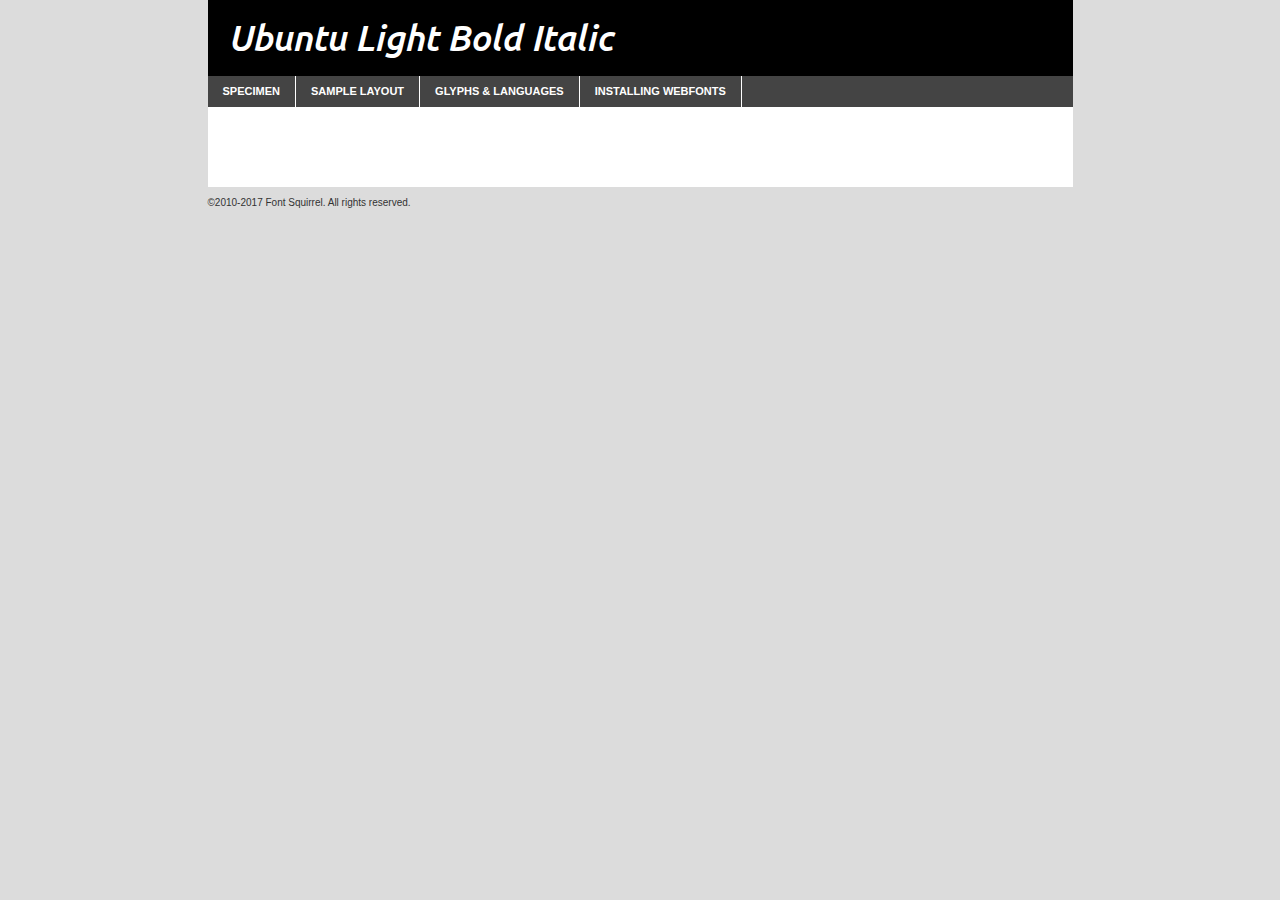
<file: assets/Website/Présentation BUT/fonts/webfontkit-ubt/ubt-mi-demo.html>
<!DOCTYPE html PUBLIC "-//W3C//DTD XHTML 1.0 Transitional//EN"
	"http://www.w3.org/TR/xhtml1/DTD/xhtml1-transitional.dtd">

<html xmlns="http://www.w3.org/1999/xhtml" xml:lang="en" lang="en">
<head>
	<meta http-equiv="Content-Type" content="text/html; charset=utf-8" />
	<script src="http://ajax.googleapis.com/ajax/libs/jquery/1.7.2/jquery.min.js" type="text/javascript" charset="utf-8"></script>
	<script type="text/javascript">
	(function($){$.fn.easyTabs=function(option){var param=jQuery.extend({fadeSpeed:"fast",defaultContent:1,activeClass:'active'},option);$(this).each(function(){var thisId="#"+this.id;if(param.defaultContent==''){param.defaultContent=1;}
	if(typeof param.defaultContent=="number")
	{var defaultTab=$(thisId+" .tabs li:eq("+(param.defaultContent-1)+") a").attr('href').substr(1);}else{var defaultTab=param.defaultContent;}
	$(thisId+" .tabs li a").each(function(){var tabToHide=$(this).attr('href').substr(1);$("#"+tabToHide).addClass('easytabs-tab-content');});hideAll();changeContent(defaultTab);function hideAll(){$(thisId+" .easytabs-tab-content").hide();}
	function changeContent(tabId){hideAll();$(thisId+" .tabs li").removeClass(param.activeClass);$(thisId+" .tabs li a[href=#"+tabId+"]").closest('li').addClass(param.activeClass);if(param.fadeSpeed!="none")
	{$(thisId+" #"+tabId).fadeIn(param.fadeSpeed);}else{$(thisId+" #"+tabId).show();}}
	$(thisId+" .tabs li").click(function(){var tabId=$(this).find('a').attr('href').substr(1);changeContent(tabId);return false;});});}})(jQuery);
	</script>
	<link rel="stylesheet" href="specimen_files/specimen_stylesheet.css" type="text/css" charset="utf-8" />
	<link rel="stylesheet" href="stylesheet.css" type="text/css" charset="utf-8" />

	<style type="text/css">
					body{
				font-family: 'ubuntumedium_italic';
							}
		</style>

	<title>Ubuntu Light Bold Italic Specimen</title>
	
	
	<script type="text/javascript" charset="utf-8">
		$(document).ready(function() {
			$('#container').easyTabs({defaultContent:1});
		});
	</script>
</head>

<body>
<div id="container">
	<div id="header">
		Ubuntu Light Bold Italic	</div>
	<ul class="tabs">
		<li><a href="#specimen">Specimen</a></li>
		<li><a href="#layout">Sample Layout</a></li>
				<li><a href="#glyphs">Glyphs &amp; Languages</a></li>
		<li><a href="#installing">Installing Webfonts</a></li>
		
	</ul>
	
	<div id="main_content">

		
			<div id="specimen">
		
				<div class="section">
					<div class="grid12 firstcol">
						<div class="huge">AaBb</div>
					</div>
				</div>
		
				<div class="section">
					<div class="glyph_range">A&#x200B;B&#x200b;C&#x200b;D&#x200b;E&#x200b;F&#x200b;G&#x200b;H&#x200b;I&#x200b;J&#x200b;K&#x200b;L&#x200b;M&#x200b;N&#x200b;O&#x200b;P&#x200b;Q&#x200b;R&#x200b;S&#x200b;T&#x200b;U&#x200b;V&#x200b;W&#x200b;X&#x200b;Y&#x200b;Z&#x200b;a&#x200b;b&#x200b;c&#x200b;d&#x200b;e&#x200b;f&#x200b;g&#x200b;h&#x200b;i&#x200b;j&#x200b;k&#x200b;l&#x200b;m&#x200b;n&#x200b;o&#x200b;p&#x200b;q&#x200b;r&#x200b;s&#x200b;t&#x200b;u&#x200b;v&#x200b;w&#x200b;x&#x200b;y&#x200b;z&#x200b;1&#x200b;2&#x200b;3&#x200b;4&#x200b;5&#x200b;6&#x200b;7&#x200b;8&#x200b;9&#x200b;0&#x200b;&amp;&#x200b;.&#x200b;,&#x200b;?&#x200b;!&#x200b;&#64;&#x200b;(&#x200b;)&#x200b;#&#x200b;$&#x200b;%&#x200b;*&#x200b;+&#x200b;-&#x200b;=&#x200b;:&#x200b;;</div>
				</div>
				<div class="section">
					<div class="grid12 firstcol">
						<table class="sample_table">
							<tr><td>10</td><td class="size10">abcdefghijklmnopqrstuvwxyzABCDEFGHIJKLMNOPQRSTUVWXYZ0123456789abcdefghijklmnopqrstuvwxyzABCDEFGHIJKLMNOPQRSTUVWXYZ0123456789abcdefghijklmnopqrstuvwxyzABCDEFGHIJKLMNOPQRSTUVWXYZ</td></tr>
							<tr><td>11</td><td class="size11">abcdefghijklmnopqrstuvwxyzABCDEFGHIJKLMNOPQRSTUVWXYZ0123456789abcdefghijklmnopqrstuvwxyzABCDEFGHIJKLMNOPQRSTUVWXYZ0123456789abcdefghijklmnopqrstuvwxyzABCDEFGHIJKLMNOPQRSTUVWXYZ</td></tr>
							<tr><td>12</td><td class="size12">abcdefghijklmnopqrstuvwxyzABCDEFGHIJKLMNOPQRSTUVWXYZ0123456789abcdefghijklmnopqrstuvwxyzABCDEFGHIJKLMNOPQRSTUVWXYZ0123456789abcdefghijklmnopqrstuvwxyzABCDEFGHIJKLMNOPQRSTUVWXYZ</td></tr>
							<tr><td>13</td><td class="size13">abcdefghijklmnopqrstuvwxyzABCDEFGHIJKLMNOPQRSTUVWXYZ0123456789abcdefghijklmnopqrstuvwxyzABCDEFGHIJKLMNOPQRSTUVWXYZ0123456789abcdefghijklmnopqrstuvwxyzABCDEFGHIJKLMNOPQRSTUVWXYZ</td></tr>
							<tr><td>14</td><td class="size14">abcdefghijklmnopqrstuvwxyzABCDEFGHIJKLMNOPQRSTUVWXYZ0123456789abcdefghijklmnopqrstuvwxyzABCDEFGHIJKLMNOPQRSTUVWXYZ0123456789abcdefghijklmnopqrstuvwxyzABCDEFGHIJKLMNOPQRSTUVWXYZ</td></tr>
							<tr><td>16</td><td class="size16">abcdefghijklmnopqrstuvwxyzABCDEFGHIJKLMNOPQRSTUVWXYZ0123456789abcdefghijklmnopqrstuvwxyzABCDEFGHIJKLMNOPQRSTUVWXYZ</td></tr>
							<tr><td>18</td><td class="size18">abcdefghijklmnopqrstuvwxyzABCDEFGHIJKLMNOPQRSTUVWXYZ0123456789abcdefghijklmnopqrstuvwxyzABCDEFGHIJKLMNOPQRSTUVWXYZ</td></tr>
							<tr><td>20</td><td class="size20">abcdefghijklmnopqrstuvwxyzABCDEFGHIJKLMNOPQRSTUVWXYZ0123456789abcdefghijklmnopqrstuvwxyzABCDEFGHIJKLMNOPQRSTUVWXYZ</td></tr>
							<tr><td>24</td><td class="size24">abcdefghijklmnopqrstuvwxyzABCDEFGHIJKLMNOPQRSTUVWXYZ0123456789abcdefghijklmnopqrstuvwxyzABCDEFGHIJKLMNOPQRSTUVWXYZ</td></tr>
							<tr><td>30</td><td class="size30">abcdefghijklmnopqrstuvwxyzABCDEFGHIJKLMNOPQRSTUVWXYZ0123456789abcdefghijklmnopqrstuvwxyzABCDEFGHIJKLMNOPQRSTUVWXYZ</td></tr>
							<tr><td>36</td><td class="size36">abcdefghijklmnopqrstuvwxyzABCDEFGHIJKLMNOPQRSTUVWXYZ0123456789abcdefghijklmnopqrstuvwxyzABCDEFGHIJKLMNOPQRSTUVWXYZ</td></tr>
							<tr><td>48</td><td class="size48">abcdefghijklmnopqrstuvwxyzABCDEFGHIJKLMNOPQRSTUVWXYZ0123456789abcdefghijklmnopqrstuvwxyzABCDEFGHIJKLMNOPQRSTUVWXYZ</td></tr>
							<tr><td>60</td><td class="size60">abcdefghijklmnopqrstuvwxyzABCDEFGHIJKLMNOPQRSTUVWXYZ0123456789abcdefghijklmnopqrstuvwxyzABCDEFGHIJKLMNOPQRSTUVWXYZ</td></tr>
							<tr><td>72</td><td class="size72">abcdefghijklmnopqrstuvwxyzABCDEFGHIJKLMNOPQRSTUVWXYZ0123456789abcdefghijklmnopqrstuvwxyzABCDEFGHIJKLMNOPQRSTUVWXYZ</td></tr>
							<tr><td>90</td><td class="size90">abcdefghijklmnopqrstuvwxyzABCDEFGHIJKLMNOPQRSTUVWXYZ0123456789abcdefghijklmnopqrstuvwxyzABCDEFGHIJKLMNOPQRSTUVWXYZ</td></tr>
						</table>
				
					</div>
			
				</div>
		
		
		
								<div class="section" id="bodycomparison">


										<div id="xheight">
				<div class="fontbody">&#x25FC;&#x25FC;&#x25FC;&#x25FC;&#x25FC;&#x25FC;&#x25FC;&#x25FC;&#x25FC;&#x25FC;&#x25FC;&#x25FC;&#x25FC;&#x25FC;&#x25FC;&#x25FC;&#x25FC;&#x25FC;&#x25FC;&#x25FC;&#x25FC;&#x25FC;&#x25FC;&#x25FC;&#x25FC;&#x25FC;&#x25FC;&#x25FC;&#x25FC;&#x25FC;&#x25FC;&#x25FC;&#x25FC;&#x25FC;&#x25FC;&#x25FC;&#x25FC;&#x25FC;&#x25FC;&#x25FC;&#x25FC;&#x25FC;&#x25FC;&#x25FC;&#x25FC;&#x25FC;&#x25FC;&#x25FC;&#x25FC;&#x25FC;&#x25FC;&#x25FC;&#x25FC;&#x25FC;&#x25FC;&#x25FC;&#x25FC;&#x25FC;&#x25FC;&#x25FC;&#x25FC;&#x25FC;&#x25FC;&#x25FC;&#x25FC;&#x25FC;&#x25FC;&#x25FC;&#x25FC;&#x25FC;&#x25FC;&#x25FC;&#x25FC;&#x25FC;&#x25FC;&#x25FC;&#x25FC;&#x25FC;&#x25FC;&#x25FC;&#x25FC;&#x25FC;&#x25FC;&#x25FC;&#x25FC;&#x25FC;&#x25FC;&#x25FC;&#x25FC;&#x25FC;&#x25FC;&#x25FC;&#x25FC;&#x25FC;&#x25FC;&#x25FC;&#x25FC;&#x25FC;&#x25FC;body</div><div class="arialbody">body</div><div class="verdanabody">body</div><div class="georgiabody">body</div></div>
										<div class="fontbody" style="z-index:1">
											body<span>Ubuntu Light Bold Italic</span>
										</div>
										<div class="arialbody" style="z-index:1">
											body<span>Arial</span>
										</div>
										<div class="verdanabody" style="z-index:1">
											body<span>Verdana</span>
										</div>
										<div class="georgiabody" style="z-index:1">
											body<span>Georgia</span>
										</div>



								</div>
		
		
				<div class="section psample psample_row1" id="">
					
					<div class="grid2 firstcol">
						<p class="size10"><span>10.</span>Aenean lacinia bibendum nulla sed consectetur. Fusce dapibus, tellus ac cursus commodo, tortor mauris condimentum nibh, ut fermentum massa justo sit amet risus. Nullam id dolor id nibh ultricies vehicula ut id elit. Cum sociis natoque penatibus et magnis dis parturient montes, nascetur ridiculus mus. Nulla vitae elit libero, a pharetra augue.</p>
			
					</div>
					<div class="grid3">
						<p class="size11"><span>11.</span>Aenean lacinia bibendum nulla sed consectetur. Fusce dapibus, tellus ac cursus commodo, tortor mauris condimentum nibh, ut fermentum massa justo sit amet risus. Nullam id dolor id nibh ultricies vehicula ut id elit. Cum sociis natoque penatibus et magnis dis parturient montes, nascetur ridiculus mus. Nulla vitae elit libero, a pharetra augue.</p>
			
					</div>
					<div class="grid3">
						<p class="size12"><span>12.</span>Aenean lacinia bibendum nulla sed consectetur. Fusce dapibus, tellus ac cursus commodo, tortor mauris condimentum nibh, ut fermentum massa justo sit amet risus. Nullam id dolor id nibh ultricies vehicula ut id elit. Cum sociis natoque penatibus et magnis dis parturient montes, nascetur ridiculus mus. Nulla vitae elit libero, a pharetra augue.</p>
			
					</div>
					<div class="grid4">
						<p class="size13"><span>13.</span>Aenean lacinia bibendum nulla sed consectetur. Fusce dapibus, tellus ac cursus commodo, tortor mauris condimentum nibh, ut fermentum massa justo sit amet risus. Nullam id dolor id nibh ultricies vehicula ut id elit. Cum sociis natoque penatibus et magnis dis parturient montes, nascetur ridiculus mus. Nulla vitae elit libero, a pharetra augue.</p>
			
					</div>
					<div class="white_blend"></div>
					
				</div>
				<div class="section psample psample_row2" id="">
					<div class="grid3 firstcol">
						<p class="size14"><span>14.</span>Aenean lacinia bibendum nulla sed consectetur. Fusce dapibus, tellus ac cursus commodo, tortor mauris condimentum nibh, ut fermentum massa justo sit amet risus. Nullam id dolor id nibh ultricies vehicula ut id elit. Cum sociis natoque penatibus et magnis dis parturient montes, nascetur ridiculus mus. Nulla vitae elit libero, a pharetra augue.</p>
			
					</div>
					<div class="grid4">
						<p class="size16"><span>16.</span>Aenean lacinia bibendum nulla sed consectetur. Fusce dapibus, tellus ac cursus commodo, tortor mauris condimentum nibh, ut fermentum massa justo sit amet risus. Nullam id dolor id nibh ultricies vehicula ut id elit. Cum sociis natoque penatibus et magnis dis parturient montes, nascetur ridiculus mus. Nulla vitae elit libero, a pharetra augue.</p>
			
					</div>
					<div class="grid5">
						<p class="size18"><span>18.</span>Aenean lacinia bibendum nulla sed consectetur. Fusce dapibus, tellus ac cursus commodo, tortor mauris condimentum nibh, ut fermentum massa justo sit amet risus. Nullam id dolor id nibh ultricies vehicula ut id elit. Cum sociis natoque penatibus et magnis dis parturient montes, nascetur ridiculus mus. Nulla vitae elit libero, a pharetra augue.</p>
			
					</div>

					<div class="white_blend"></div>

				</div>
				
				<div class="section psample psample_row3" id="">
					<div class="grid5 firstcol">
						<p class="size20"><span>20.</span>Aenean lacinia bibendum nulla sed consectetur. Fusce dapibus, tellus ac cursus commodo, tortor mauris condimentum nibh, ut fermentum massa justo sit amet risus. Nullam id dolor id nibh ultricies vehicula ut id elit. Cum sociis natoque penatibus et magnis dis parturient montes, nascetur ridiculus mus. Nulla vitae elit libero, a pharetra augue.</p>
					</div>
					<div class="grid7">
						<p class="size24"><span>24.</span>Aenean lacinia bibendum nulla sed consectetur. Fusce dapibus, tellus ac cursus commodo, tortor mauris condimentum nibh, ut fermentum massa justo sit amet risus. Nullam id dolor id nibh ultricies vehicula ut id elit. Cum sociis natoque penatibus et magnis dis parturient montes, nascetur ridiculus mus. Nulla vitae elit libero, a pharetra augue.</p>
					</div>
					
					<div class="white_blend"></div>
					
				</div>
				
				<div class="section psample psample_row4" id="">
					<div class="grid12 firstcol">
						<p class="size30"><span>30.</span>Aenean lacinia bibendum nulla sed consectetur. Fusce dapibus, tellus ac cursus commodo, tortor mauris condimentum nibh, ut fermentum massa justo sit amet risus. Nullam id dolor id nibh ultricies vehicula ut id elit. Cum sociis natoque penatibus et magnis dis parturient montes, nascetur ridiculus mus. Nulla vitae elit libero, a pharetra augue.</p>
					</div>
					<div class="white_blend"></div>
					
				</div>
				
				
				
				<div class="section psample psample_row1 fullreverse">
					<div class="grid2 firstcol">
						<p class="size10"><span>10.</span>Aenean lacinia bibendum nulla sed consectetur. Fusce dapibus, tellus ac cursus commodo, tortor mauris condimentum nibh, ut fermentum massa justo sit amet risus. Nullam id dolor id nibh ultricies vehicula ut id elit. Cum sociis natoque penatibus et magnis dis parturient montes, nascetur ridiculus mus. Nulla vitae elit libero, a pharetra augue.</p>
			
					</div>
					<div class="grid3">
						<p class="size11"><span>11.</span>Aenean lacinia bibendum nulla sed consectetur. Fusce dapibus, tellus ac cursus commodo, tortor mauris condimentum nibh, ut fermentum massa justo sit amet risus. Nullam id dolor id nibh ultricies vehicula ut id elit. Cum sociis natoque penatibus et magnis dis parturient montes, nascetur ridiculus mus. Nulla vitae elit libero, a pharetra augue.</p>
			
					</div>
					<div class="grid3">
						<p class="size12"><span>12.</span>Aenean lacinia bibendum nulla sed consectetur. Fusce dapibus, tellus ac cursus commodo, tortor mauris condimentum nibh, ut fermentum massa justo sit amet risus. Nullam id dolor id nibh ultricies vehicula ut id elit. Cum sociis natoque penatibus et magnis dis parturient montes, nascetur ridiculus mus. Nulla vitae elit libero, a pharetra augue.</p>
			
					</div>
					<div class="grid4">
						<p class="size13"><span>13.</span>Aenean lacinia bibendum nulla sed consectetur. Fusce dapibus, tellus ac cursus commodo, tortor mauris condimentum nibh, ut fermentum massa justo sit amet risus. Nullam id dolor id nibh ultricies vehicula ut id elit. Cum sociis natoque penatibus et magnis dis parturient montes, nascetur ridiculus mus. Nulla vitae elit libero, a pharetra augue.</p>
			
					</div>
					<div class="black_blend"></div>
					
				</div>
				
				<div class="section psample psample_row2 fullreverse">
					<div class="grid3 firstcol">
						<p class="size14"><span>14.</span>Aenean lacinia bibendum nulla sed consectetur. Fusce dapibus, tellus ac cursus commodo, tortor mauris condimentum nibh, ut fermentum massa justo sit amet risus. Nullam id dolor id nibh ultricies vehicula ut id elit. Cum sociis natoque penatibus et magnis dis parturient montes, nascetur ridiculus mus. Nulla vitae elit libero, a pharetra augue.</p>
			
					</div>
					<div class="grid4">
						<p class="size16"><span>16.</span>Aenean lacinia bibendum nulla sed consectetur. Fusce dapibus, tellus ac cursus commodo, tortor mauris condimentum nibh, ut fermentum massa justo sit amet risus. Nullam id dolor id nibh ultricies vehicula ut id elit. Cum sociis natoque penatibus et magnis dis parturient montes, nascetur ridiculus mus. Nulla vitae elit libero, a pharetra augue.</p>
			
					</div>
					<div class="grid5">
						<p class="size18"><span>18.</span>Aenean lacinia bibendum nulla sed consectetur. Fusce dapibus, tellus ac cursus commodo, tortor mauris condimentum nibh, ut fermentum massa justo sit amet risus. Nullam id dolor id nibh ultricies vehicula ut id elit. Cum sociis natoque penatibus et magnis dis parturient montes, nascetur ridiculus mus. Nulla vitae elit libero, a pharetra augue.</p>
			
					</div>
					<div class="black_blend"></div>

				</div>
				
				<div class="section psample fullreverse psample_row3" id="">
					<div class="grid5 firstcol">
						<p class="size20"><span>20.</span>Aenean lacinia bibendum nulla sed consectetur. Fusce dapibus, tellus ac cursus commodo, tortor mauris condimentum nibh, ut fermentum massa justo sit amet risus. Nullam id dolor id nibh ultricies vehicula ut id elit. Cum sociis natoque penatibus et magnis dis parturient montes, nascetur ridiculus mus. Nulla vitae elit libero, a pharetra augue.</p>
					</div>
					<div class="grid7">
						<p class="size24"><span>24.</span>Aenean lacinia bibendum nulla sed consectetur. Fusce dapibus, tellus ac cursus commodo, tortor mauris condimentum nibh, ut fermentum massa justo sit amet risus. Nullam id dolor id nibh ultricies vehicula ut id elit. Cum sociis natoque penatibus et magnis dis parturient montes, nascetur ridiculus mus. Nulla vitae elit libero, a pharetra augue.</p>
					</div>
					
					<div class="black_blend"></div>
					
				</div>
				
				<div class="section psample fullreverse psample_row4" id="" style="border-bottom: 20px #000 solid;">
					<div class="grid12 firstcol">
						<p class="size30"><span>30.</span>Aenean lacinia bibendum nulla sed consectetur. Fusce dapibus, tellus ac cursus commodo, tortor mauris condimentum nibh, ut fermentum massa justo sit amet risus. Nullam id dolor id nibh ultricies vehicula ut id elit. Cum sociis natoque penatibus et magnis dis parturient montes, nascetur ridiculus mus. Nulla vitae elit libero, a pharetra augue.</p>
					</div>
					<div class="black_blend"></div>
					
				</div>
				
				
				
				
			</div>
			
			<div id="layout">
				
				<div class="section">
					
					<div class="grid12 firstcol">
						<h1>Lorem Ipsum Dolor</h1>
						<h2>Etiam porta sem malesuada magna mollis euismod</h2>
						
						<p class="byline">By <a href="#link">Aenean Lacinia</a></p>
					</div>
				</div>
				<div class="section">
					<div class="grid8 firstcol">
						<p class="large">Donec sed odio dui. Morbi leo risus, porta ac consectetur ac, vestibulum at eros. Fusce dapibus, tellus ac cursus commodo, tortor mauris condimentum nibh, ut fermentum massa justo sit amet risus. </p>

						
						<h3>Pellentesque ornare sem</h3>

						<p>Maecenas sed diam eget risus varius blandit sit amet non magna. Maecenas faucibus mollis interdum. Donec ullamcorper nulla non metus auctor fringilla. Nullam id dolor id nibh ultricies vehicula ut id elit. Nullam id dolor id nibh ultricies vehicula ut id elit. </p>

						<p>Aenean eu leo quam. Pellentesque ornare sem lacinia quam venenatis vestibulum. Lorem ipsum dolor sit amet, consectetur adipiscing elit. Cum sociis natoque penatibus et magnis dis parturient montes, nascetur ridiculus mus. </p>

						<p>Nulla vitae elit libero, a pharetra augue. Praesent commodo cursus magna, vel scelerisque nisl consectetur et. Aenean lacinia bibendum nulla sed consectetur. </p>

						<p>Nullam quis risus eget urna mollis ornare vel eu leo. Nullam quis risus eget urna mollis ornare vel eu leo. Maecenas sed diam eget risus varius blandit sit amet non magna. Donec ullamcorper nulla non metus auctor fringilla. </p>

						<h3>Cras mattis consectetur</h3>

						<p>Aenean eu leo quam. Pellentesque ornare sem lacinia quam venenatis vestibulum. Aenean lacinia bibendum nulla sed consectetur. Integer posuere erat a ante venenatis dapibus posuere velit aliquet. Cras mattis consectetur purus sit amet fermentum. </p>

						<p>Nullam id dolor id nibh ultricies vehicula ut id elit. Nullam quis risus eget urna mollis ornare vel eu leo. Cras mattis consectetur purus sit amet fermentum.</p>
					</div>
					
					<div class="grid4 sidebar">
						
						<div class="box reverse">
							<p class="last">Nullam quis risus eget urna mollis ornare vel eu leo. Donec ullamcorper nulla non metus auctor fringilla. Cras mattis consectetur purus sit amet fermentum. Sed posuere consectetur est at lobortis. Lorem ipsum dolor sit amet, consectetur adipiscing elit. </p>
						</div>
						
						<p class="caption">Maecenas sed diam eget risus varius.</p>

						<p>Vestibulum id ligula porta felis euismod semper. Integer posuere erat a ante venenatis dapibus posuere velit aliquet. Vestibulum id ligula porta felis euismod semper. Sed posuere consectetur est at lobortis. Maecenas sed diam eget risus varius blandit sit amet non magna. Fusce dapibus, tellus ac cursus commodo, tortor mauris condimentum nibh, ut fermentum massa justo sit amet risus. </p>

					

						<p>Duis mollis, est non commodo luctus, nisi erat porttitor ligula, eget lacinia odio sem nec elit. Aenean lacinia bibendum nulla sed consectetur. Vivamus sagittis lacus vel augue laoreet rutrum faucibus dolor auctor. Aenean lacinia bibendum nulla sed consectetur. Nullam quis risus eget urna mollis ornare vel eu leo. </p>

						<p>Praesent commodo cursus magna, vel scelerisque nisl consectetur et. Donec ullamcorper nulla non metus auctor fringilla. Maecenas faucibus mollis interdum. Fusce dapibus, tellus ac cursus commodo, tortor mauris condimentum nibh, ut fermentum massa justo sit amet risus. </p>

					</div>
				</div>
				
			</div>


			



		<div id="glyphs">
			<div class="section">
				<div class="grid12 firstcol">
			
				<h1>Language Support</h1>
				<p>The subset of Ubuntu Light Bold Italic in this kit supports the following languages:<br />
			
					Albanian, Basque, Breton, Chamorro, Danish, Dutch, English, Faroese, Finnish, French, Frisian, Galician, German, Icelandic, Italian, Malagasy, Norwegian, Portuguese, Spanish, Alsatian, Aragonese, Arapaho, Arrernte, Asturian, Aymara, Bislama, Cebuano, Corsican, Fijian, French_creole, Genoese, Gilbertese, Greenlandic, Haitian_creole, Hiligaynon, Hmong, Hopi, Ibanag, Iloko_ilokano, Indonesian, Interglossa_glosa, Interlingua, Irish_gaelic, Jerriais, Lojban, Lombard, Luxembourgeois, Manx, Mohawk, Norfolk_pitcairnese, Occitan, Oromo, Pangasinan, Papiamento, Piedmontese, Potawatomi, Rhaeto-romance, Romansh, Rotokas, Sami_lule, Samoan, Sardinian, Scots_gaelic, Seychelles_creole, Shona, Sicilian, Somali, Southern_ndebele, Swahili, Swati_swazi, Tagalog_filipino_pilipino, Tetum, Tok_pisin, Uyghur_latinized, Volapuk, Walloon, Warlpiri, Xhosa, Yapese, Zulu, Latinbasic, Ubasic, Demo				</p>
				<h1>Glyph Chart</h1>
				<p>The subset of Ubuntu Light Bold Italic in this kit includes all the glyphs listed below. Unicode entities are included above each glyph to help you insert individual characters into your layout.</p>
				<div id="glyph_chart">
			
																				 <div><p>&amp;#29;</p>&#29;</div>
																				 <div><p>&amp;#13;</p>&#13;</div>
																				 <div><p>&amp;#29;</p>&#29;</div>
																				 <div><p>&amp;#32;</p>&#32;</div>
																				 <div><p>&amp;#33;</p>&#33;</div>
																				 <div><p>&amp;#34;</p>&#34;</div>
																				 <div><p>&amp;#35;</p>&#35;</div>
																				 <div><p>&amp;#36;</p>&#36;</div>
																				 <div><p>&amp;#37;</p>&#37;</div>
																				 <div><p>&amp;#38;</p>&#38;</div>
																				 <div><p>&amp;#39;</p>&#39;</div>
																				 <div><p>&amp;#40;</p>&#40;</div>
																				 <div><p>&amp;#41;</p>&#41;</div>
																				 <div><p>&amp;#42;</p>&#42;</div>
																				 <div><p>&amp;#43;</p>&#43;</div>
																				 <div><p>&amp;#44;</p>&#44;</div>
																				 <div><p>&amp;#45;</p>&#45;</div>
																				 <div><p>&amp;#46;</p>&#46;</div>
																				 <div><p>&amp;#47;</p>&#47;</div>
																				 <div><p>&amp;#48;</p>&#48;</div>
																				 <div><p>&amp;#49;</p>&#49;</div>
																				 <div><p>&amp;#50;</p>&#50;</div>
																				 <div><p>&amp;#51;</p>&#51;</div>
																				 <div><p>&amp;#52;</p>&#52;</div>
																				 <div><p>&amp;#53;</p>&#53;</div>
																				 <div><p>&amp;#54;</p>&#54;</div>
																				 <div><p>&amp;#55;</p>&#55;</div>
																				 <div><p>&amp;#56;</p>&#56;</div>
																				 <div><p>&amp;#57;</p>&#57;</div>
																				 <div><p>&amp;#58;</p>&#58;</div>
																				 <div><p>&amp;#59;</p>&#59;</div>
																				 <div><p>&amp;#60;</p>&#60;</div>
																				 <div><p>&amp;#61;</p>&#61;</div>
																				 <div><p>&amp;#62;</p>&#62;</div>
																				 <div><p>&amp;#63;</p>&#63;</div>
																				 <div><p>&amp;#64;</p>&#64;</div>
																				 <div><p>&amp;#65;</p>&#65;</div>
																				 <div><p>&amp;#66;</p>&#66;</div>
																				 <div><p>&amp;#67;</p>&#67;</div>
																				 <div><p>&amp;#68;</p>&#68;</div>
																				 <div><p>&amp;#69;</p>&#69;</div>
																				 <div><p>&amp;#70;</p>&#70;</div>
																				 <div><p>&amp;#71;</p>&#71;</div>
																				 <div><p>&amp;#72;</p>&#72;</div>
																				 <div><p>&amp;#73;</p>&#73;</div>
																				 <div><p>&amp;#74;</p>&#74;</div>
																				 <div><p>&amp;#75;</p>&#75;</div>
																				 <div><p>&amp;#76;</p>&#76;</div>
																				 <div><p>&amp;#77;</p>&#77;</div>
																				 <div><p>&amp;#78;</p>&#78;</div>
																				 <div><p>&amp;#79;</p>&#79;</div>
																				 <div><p>&amp;#80;</p>&#80;</div>
																				 <div><p>&amp;#81;</p>&#81;</div>
																				 <div><p>&amp;#82;</p>&#82;</div>
																				 <div><p>&amp;#83;</p>&#83;</div>
																				 <div><p>&amp;#84;</p>&#84;</div>
																				 <div><p>&amp;#85;</p>&#85;</div>
																				 <div><p>&amp;#86;</p>&#86;</div>
																				 <div><p>&amp;#87;</p>&#87;</div>
																				 <div><p>&amp;#88;</p>&#88;</div>
																				 <div><p>&amp;#89;</p>&#89;</div>
																				 <div><p>&amp;#90;</p>&#90;</div>
																				 <div><p>&amp;#91;</p>&#91;</div>
																				 <div><p>&amp;#92;</p>&#92;</div>
																				 <div><p>&amp;#93;</p>&#93;</div>
																				 <div><p>&amp;#94;</p>&#94;</div>
																				 <div><p>&amp;#95;</p>&#95;</div>
																				 <div><p>&amp;#96;</p>&#96;</div>
																				 <div><p>&amp;#97;</p>&#97;</div>
																				 <div><p>&amp;#98;</p>&#98;</div>
																				 <div><p>&amp;#99;</p>&#99;</div>
																				 <div><p>&amp;#100;</p>&#100;</div>
																				 <div><p>&amp;#101;</p>&#101;</div>
																				 <div><p>&amp;#102;</p>&#102;</div>
																				 <div><p>&amp;#103;</p>&#103;</div>
																				 <div><p>&amp;#104;</p>&#104;</div>
																				 <div><p>&amp;#105;</p>&#105;</div>
																				 <div><p>&amp;#106;</p>&#106;</div>
																				 <div><p>&amp;#107;</p>&#107;</div>
																				 <div><p>&amp;#108;</p>&#108;</div>
																				 <div><p>&amp;#109;</p>&#109;</div>
																				 <div><p>&amp;#110;</p>&#110;</div>
																				 <div><p>&amp;#111;</p>&#111;</div>
																				 <div><p>&amp;#112;</p>&#112;</div>
																				 <div><p>&amp;#113;</p>&#113;</div>
																				 <div><p>&amp;#114;</p>&#114;</div>
																				 <div><p>&amp;#115;</p>&#115;</div>
																				 <div><p>&amp;#116;</p>&#116;</div>
																				 <div><p>&amp;#117;</p>&#117;</div>
																				 <div><p>&amp;#118;</p>&#118;</div>
																				 <div><p>&amp;#119;</p>&#119;</div>
																				 <div><p>&amp;#120;</p>&#120;</div>
																				 <div><p>&amp;#121;</p>&#121;</div>
																				 <div><p>&amp;#122;</p>&#122;</div>
																				 <div><p>&amp;#123;</p>&#123;</div>
																				 <div><p>&amp;#124;</p>&#124;</div>
																				 <div><p>&amp;#125;</p>&#125;</div>
																				 <div><p>&amp;#126;</p>&#126;</div>
																				 <div><p>&amp;#160;</p>&#160;</div>
																				 <div><p>&amp;#161;</p>&#161;</div>
																				 <div><p>&amp;#162;</p>&#162;</div>
																				 <div><p>&amp;#163;</p>&#163;</div>
																				 <div><p>&amp;#164;</p>&#164;</div>
																				 <div><p>&amp;#165;</p>&#165;</div>
																				 <div><p>&amp;#166;</p>&#166;</div>
																				 <div><p>&amp;#167;</p>&#167;</div>
																				 <div><p>&amp;#168;</p>&#168;</div>
																				 <div><p>&amp;#169;</p>&#169;</div>
																				 <div><p>&amp;#170;</p>&#170;</div>
																				 <div><p>&amp;#171;</p>&#171;</div>
																				 <div><p>&amp;#172;</p>&#172;</div>
																				 <div><p>&amp;#173;</p>&#173;</div>
																				 <div><p>&amp;#174;</p>&#174;</div>
																				 <div><p>&amp;#175;</p>&#175;</div>
																				 <div><p>&amp;#176;</p>&#176;</div>
																				 <div><p>&amp;#177;</p>&#177;</div>
																				 <div><p>&amp;#178;</p>&#178;</div>
																				 <div><p>&amp;#179;</p>&#179;</div>
																				 <div><p>&amp;#180;</p>&#180;</div>
																				 <div><p>&amp;#181;</p>&#181;</div>
																				 <div><p>&amp;#182;</p>&#182;</div>
																				 <div><p>&amp;#183;</p>&#183;</div>
																				 <div><p>&amp;#184;</p>&#184;</div>
																				 <div><p>&amp;#185;</p>&#185;</div>
																				 <div><p>&amp;#186;</p>&#186;</div>
																				 <div><p>&amp;#187;</p>&#187;</div>
																				 <div><p>&amp;#188;</p>&#188;</div>
																				 <div><p>&amp;#189;</p>&#189;</div>
																				 <div><p>&amp;#190;</p>&#190;</div>
																				 <div><p>&amp;#191;</p>&#191;</div>
																				 <div><p>&amp;#192;</p>&#192;</div>
																				 <div><p>&amp;#193;</p>&#193;</div>
																				 <div><p>&amp;#194;</p>&#194;</div>
																				 <div><p>&amp;#195;</p>&#195;</div>
																				 <div><p>&amp;#196;</p>&#196;</div>
																				 <div><p>&amp;#197;</p>&#197;</div>
																				 <div><p>&amp;#198;</p>&#198;</div>
																				 <div><p>&amp;#199;</p>&#199;</div>
																				 <div><p>&amp;#200;</p>&#200;</div>
																				 <div><p>&amp;#201;</p>&#201;</div>
																				 <div><p>&amp;#202;</p>&#202;</div>
																				 <div><p>&amp;#203;</p>&#203;</div>
																				 <div><p>&amp;#204;</p>&#204;</div>
																				 <div><p>&amp;#205;</p>&#205;</div>
																				 <div><p>&amp;#206;</p>&#206;</div>
																				 <div><p>&amp;#207;</p>&#207;</div>
																				 <div><p>&amp;#208;</p>&#208;</div>
																				 <div><p>&amp;#209;</p>&#209;</div>
																				 <div><p>&amp;#210;</p>&#210;</div>
																				 <div><p>&amp;#211;</p>&#211;</div>
																				 <div><p>&amp;#212;</p>&#212;</div>
																				 <div><p>&amp;#213;</p>&#213;</div>
																				 <div><p>&amp;#214;</p>&#214;</div>
																				 <div><p>&amp;#215;</p>&#215;</div>
																				 <div><p>&amp;#216;</p>&#216;</div>
																				 <div><p>&amp;#217;</p>&#217;</div>
																				 <div><p>&amp;#218;</p>&#218;</div>
																				 <div><p>&amp;#219;</p>&#219;</div>
																				 <div><p>&amp;#220;</p>&#220;</div>
																				 <div><p>&amp;#221;</p>&#221;</div>
																				 <div><p>&amp;#222;</p>&#222;</div>
																				 <div><p>&amp;#223;</p>&#223;</div>
																				 <div><p>&amp;#224;</p>&#224;</div>
																				 <div><p>&amp;#225;</p>&#225;</div>
																				 <div><p>&amp;#226;</p>&#226;</div>
																				 <div><p>&amp;#227;</p>&#227;</div>
																				 <div><p>&amp;#228;</p>&#228;</div>
																				 <div><p>&amp;#229;</p>&#229;</div>
																				 <div><p>&amp;#230;</p>&#230;</div>
																				 <div><p>&amp;#231;</p>&#231;</div>
																				 <div><p>&amp;#232;</p>&#232;</div>
																				 <div><p>&amp;#233;</p>&#233;</div>
																				 <div><p>&amp;#234;</p>&#234;</div>
																				 <div><p>&amp;#235;</p>&#235;</div>
																				 <div><p>&amp;#236;</p>&#236;</div>
																				 <div><p>&amp;#237;</p>&#237;</div>
																				 <div><p>&amp;#238;</p>&#238;</div>
																				 <div><p>&amp;#239;</p>&#239;</div>
																				 <div><p>&amp;#240;</p>&#240;</div>
																				 <div><p>&amp;#241;</p>&#241;</div>
																				 <div><p>&amp;#242;</p>&#242;</div>
																				 <div><p>&amp;#243;</p>&#243;</div>
																				 <div><p>&amp;#244;</p>&#244;</div>
																				 <div><p>&amp;#245;</p>&#245;</div>
																				 <div><p>&amp;#246;</p>&#246;</div>
																				 <div><p>&amp;#247;</p>&#247;</div>
																				 <div><p>&amp;#248;</p>&#248;</div>
																				 <div><p>&amp;#249;</p>&#249;</div>
																				 <div><p>&amp;#250;</p>&#250;</div>
																				 <div><p>&amp;#251;</p>&#251;</div>
																				 <div><p>&amp;#252;</p>&#252;</div>
																				 <div><p>&amp;#253;</p>&#253;</div>
																				 <div><p>&amp;#254;</p>&#254;</div>
																				 <div><p>&amp;#255;</p>&#255;</div>
																				 <div><p>&amp;#338;</p>&#338;</div>
																				 <div><p>&amp;#339;</p>&#339;</div>
																				 <div><p>&amp;#376;</p>&#376;</div>
																				 <div><p>&amp;#710;</p>&#710;</div>
																				 <div><p>&amp;#732;</p>&#732;</div>
																				 <div><p>&amp;#8192;</p>&#8192;</div>
																				 <div><p>&amp;#8193;</p>&#8193;</div>
																				 <div><p>&amp;#8194;</p>&#8194;</div>
																				 <div><p>&amp;#8195;</p>&#8195;</div>
																				 <div><p>&amp;#8196;</p>&#8196;</div>
																				 <div><p>&amp;#8197;</p>&#8197;</div>
																				 <div><p>&amp;#8198;</p>&#8198;</div>
																				 <div><p>&amp;#8199;</p>&#8199;</div>
																				 <div><p>&amp;#8200;</p>&#8200;</div>
																				 <div><p>&amp;#8201;</p>&#8201;</div>
																				 <div><p>&amp;#8202;</p>&#8202;</div>
																				 <div><p>&amp;#8208;</p>&#8208;</div>
																				 <div><p>&amp;#8209;</p>&#8209;</div>
																				 <div><p>&amp;#8210;</p>&#8210;</div>
																				 <div><p>&amp;#8211;</p>&#8211;</div>
																				 <div><p>&amp;#8212;</p>&#8212;</div>
																				 <div><p>&amp;#8216;</p>&#8216;</div>
																				 <div><p>&amp;#8217;</p>&#8217;</div>
																				 <div><p>&amp;#8218;</p>&#8218;</div>
																				 <div><p>&amp;#8220;</p>&#8220;</div>
																				 <div><p>&amp;#8221;</p>&#8221;</div>
																				 <div><p>&amp;#8222;</p>&#8222;</div>
																				 <div><p>&amp;#8226;</p>&#8226;</div>
																				 <div><p>&amp;#8230;</p>&#8230;</div>
																				 <div><p>&amp;#8239;</p>&#8239;</div>
																				 <div><p>&amp;#8249;</p>&#8249;</div>
																				 <div><p>&amp;#8250;</p>&#8250;</div>
																				 <div><p>&amp;#8287;</p>&#8287;</div>
																				 <div><p>&amp;#8364;</p>&#8364;</div>
																				 <div><p>&amp;#8482;</p>&#8482;</div>
																				 <div><p>&amp;#9724;</p>&#9724;</div>
																				 <div><p>&amp;#64257;</p>&#64257;</div>
																				 <div><p>&amp;#64258;</p>&#64258;</div>
																				 <div><p>&amp;#64259;</p>&#64259;</div>
																				 <div><p>&amp;#64260;</p>&#64260;</div>
																																						</div>	
				</div>
		
		
			</div>
		</div>
		
		
		<div id="specs">
			
		</div>
	
		<div id="installing">
			<div class="section">
				<div class="grid7 firstcol">
					<h1>Installing Webfonts</h1>
					
					<p>Webfonts are supported by all major browser platforms but not all in the same way. There are currently four different font formats that must be included in order to target all browsers. This includes TTF, WOFF, EOT and SVG.</p>
					
					<h2>1. Upload your webfonts</h2>
					<p>You must upload your webfont kit to your website. They should be in or near the same directory as your CSS files.</p>
					
					<h2>2. Include the webfont stylesheet</h2>
					<p>A special CSS @font-face declaration helps the various browsers select the appropriate font it needs without causing you a bunch of headaches. Learn more about this syntax by reading the <a href="https://www.fontspring.com/blog/further-hardening-of-the-bulletproof-syntax">Fontspring blog post</a> about it. The code for it is as follows:</p>


<code>
@font-face{ 
	font-family: 'MyWebFont';
	src: url('WebFont.eot');
	src: url('WebFont.eot?#iefix') format('embedded-opentype'),
	     url('WebFont.woff') format('woff'),
	     url('WebFont.ttf') format('truetype'),
	     url('WebFont.svg#webfont') format('svg');
}
</code>

	<p>We've already gone ahead and generated the code for you. All you have to do is link to the stylesheet in your HTML, like this:</p>
	<code>&lt;link rel=&quot;stylesheet&quot; href=&quot;stylesheet.css&quot; type=&quot;text/css&quot; charset=&quot;utf-8&quot; /&gt;</code>

					<h2>3. Modify your own stylesheet</h2>
					<p>To take advantage of your new fonts, you must tell your stylesheet to use them. Look at the original @font-face declaration above and find the property called "font-family." The name linked there will be what you use to reference the font. Prepend that webfont name to the font stack in the "font-family" property, inside the selector you want to change. For example:</p>
<code>p { font-family: 'WebFont', Arial, sans-serif; }</code>

<h2>4. Test</h2>
<p>Getting webfonts to work cross-browser <em>can</em> be tricky. Use the information in the sidebar to help you if you find that fonts aren't loading in a particular browser.</p>
				</div>
				
				<div class="grid5 sidebar">
					<div class="box">
						<h2>Troubleshooting<br />Font-Face Problems</h2>
						<p>Having trouble getting your webfonts to load in your new website? Here are some tips to sort out what might be the problem.</p>

						<h3>Fonts not showing in any browser</h3>

						<p>This sounds like you need to work on the plumbing. You either did not upload the fonts to the correct directory, or you did not link the fonts properly in the CSS. If you've confirmed that all this is correct and you still have a problem, take a look at your .htaccess file and see if requests are getting intercepted.</p>

						<h3>Fonts not loading in iPhone or iPad</h3>

						<p>The most common problem here is that you are serving the fonts from an IIS server. IIS refuses to serve files that have unknown MIME types. If that is the case, you must set the MIME type for SVG to "image/svg+xml" in the server settings. Follow these instructions from Microsoft if you need help.</p>

						<h3>Fonts not loading in Firefox</h3>

						<p>The primary reason for this failure? You are still using a version Firefox older than 3.5. So upgrade already! If that isn't it, then you are very likely serving fonts from a different domain. Firefox requires that all font assets be served from the same domain. Lastly it is possible that you need to add WOFF to your list of MIME types (if you are serving via IIS.)</p>

						<h3>Fonts not loading in IE</h3>

						<p>Are you looking at Internet Explorer on an actual Windows machine or are you cheating by using a service like Adobe BrowserLab? Many of these screenshot services do not render @font-face for IE. Best to test it on a real machine.</p>

						<h3>Fonts not loading in IE9</h3>

						<p>IE9, like Firefox, requires that fonts be served from the same domain as the website. Make sure that is the case.</p>
					</div>
				</div>
			</div>
			
		</div>
	
	</div>
	<div id="footer">
		<p>&copy;2010-2017 Font Squirrel. All rights reserved.</p>
	</div>
</div>
</body>
</html>
</file>
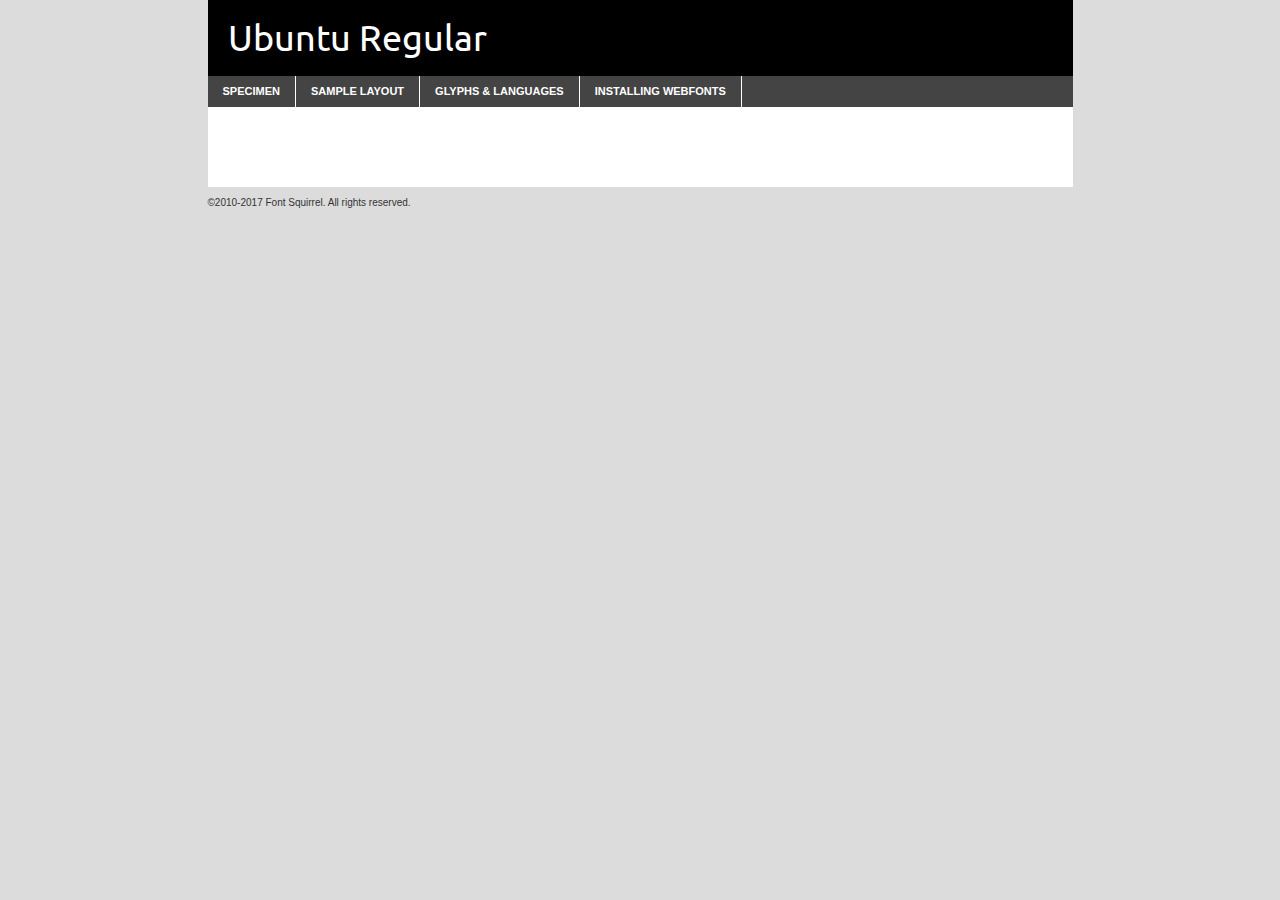
<file: assets/Website/Présentation BUT/fonts/webfontkit-ubt/ubt-r-demo.html>
<!DOCTYPE html PUBLIC "-//W3C//DTD XHTML 1.0 Transitional//EN"
	"http://www.w3.org/TR/xhtml1/DTD/xhtml1-transitional.dtd">

<html xmlns="http://www.w3.org/1999/xhtml" xml:lang="en" lang="en">
<head>
	<meta http-equiv="Content-Type" content="text/html; charset=utf-8" />
	<script src="http://ajax.googleapis.com/ajax/libs/jquery/1.7.2/jquery.min.js" type="text/javascript" charset="utf-8"></script>
	<script type="text/javascript">
	(function($){$.fn.easyTabs=function(option){var param=jQuery.extend({fadeSpeed:"fast",defaultContent:1,activeClass:'active'},option);$(this).each(function(){var thisId="#"+this.id;if(param.defaultContent==''){param.defaultContent=1;}
	if(typeof param.defaultContent=="number")
	{var defaultTab=$(thisId+" .tabs li:eq("+(param.defaultContent-1)+") a").attr('href').substr(1);}else{var defaultTab=param.defaultContent;}
	$(thisId+" .tabs li a").each(function(){var tabToHide=$(this).attr('href').substr(1);$("#"+tabToHide).addClass('easytabs-tab-content');});hideAll();changeContent(defaultTab);function hideAll(){$(thisId+" .easytabs-tab-content").hide();}
	function changeContent(tabId){hideAll();$(thisId+" .tabs li").removeClass(param.activeClass);$(thisId+" .tabs li a[href=#"+tabId+"]").closest('li').addClass(param.activeClass);if(param.fadeSpeed!="none")
	{$(thisId+" #"+tabId).fadeIn(param.fadeSpeed);}else{$(thisId+" #"+tabId).show();}}
	$(thisId+" .tabs li").click(function(){var tabId=$(this).find('a').attr('href').substr(1);changeContent(tabId);return false;});});}})(jQuery);
	</script>
	<link rel="stylesheet" href="specimen_files/specimen_stylesheet.css" type="text/css" charset="utf-8" />
	<link rel="stylesheet" href="stylesheet.css" type="text/css" charset="utf-8" />

	<style type="text/css">
					body{
				font-family: 'ubunturegular';
							}
		</style>

	<title>Ubuntu Regular Specimen</title>
	
	
	<script type="text/javascript" charset="utf-8">
		$(document).ready(function() {
			$('#container').easyTabs({defaultContent:1});
		});
	</script>
</head>

<body>
<div id="container">
	<div id="header">
		Ubuntu Regular	</div>
	<ul class="tabs">
		<li><a href="#specimen">Specimen</a></li>
		<li><a href="#layout">Sample Layout</a></li>
				<li><a href="#glyphs">Glyphs &amp; Languages</a></li>
		<li><a href="#installing">Installing Webfonts</a></li>
		
	</ul>
	
	<div id="main_content">

		
			<div id="specimen">
		
				<div class="section">
					<div class="grid12 firstcol">
						<div class="huge">AaBb</div>
					</div>
				</div>
		
				<div class="section">
					<div class="glyph_range">A&#x200B;B&#x200b;C&#x200b;D&#x200b;E&#x200b;F&#x200b;G&#x200b;H&#x200b;I&#x200b;J&#x200b;K&#x200b;L&#x200b;M&#x200b;N&#x200b;O&#x200b;P&#x200b;Q&#x200b;R&#x200b;S&#x200b;T&#x200b;U&#x200b;V&#x200b;W&#x200b;X&#x200b;Y&#x200b;Z&#x200b;a&#x200b;b&#x200b;c&#x200b;d&#x200b;e&#x200b;f&#x200b;g&#x200b;h&#x200b;i&#x200b;j&#x200b;k&#x200b;l&#x200b;m&#x200b;n&#x200b;o&#x200b;p&#x200b;q&#x200b;r&#x200b;s&#x200b;t&#x200b;u&#x200b;v&#x200b;w&#x200b;x&#x200b;y&#x200b;z&#x200b;1&#x200b;2&#x200b;3&#x200b;4&#x200b;5&#x200b;6&#x200b;7&#x200b;8&#x200b;9&#x200b;0&#x200b;&amp;&#x200b;.&#x200b;,&#x200b;?&#x200b;!&#x200b;&#64;&#x200b;(&#x200b;)&#x200b;#&#x200b;$&#x200b;%&#x200b;*&#x200b;+&#x200b;-&#x200b;=&#x200b;:&#x200b;;</div>
				</div>
				<div class="section">
					<div class="grid12 firstcol">
						<table class="sample_table">
							<tr><td>10</td><td class="size10">abcdefghijklmnopqrstuvwxyzABCDEFGHIJKLMNOPQRSTUVWXYZ0123456789abcdefghijklmnopqrstuvwxyzABCDEFGHIJKLMNOPQRSTUVWXYZ0123456789abcdefghijklmnopqrstuvwxyzABCDEFGHIJKLMNOPQRSTUVWXYZ</td></tr>
							<tr><td>11</td><td class="size11">abcdefghijklmnopqrstuvwxyzABCDEFGHIJKLMNOPQRSTUVWXYZ0123456789abcdefghijklmnopqrstuvwxyzABCDEFGHIJKLMNOPQRSTUVWXYZ0123456789abcdefghijklmnopqrstuvwxyzABCDEFGHIJKLMNOPQRSTUVWXYZ</td></tr>
							<tr><td>12</td><td class="size12">abcdefghijklmnopqrstuvwxyzABCDEFGHIJKLMNOPQRSTUVWXYZ0123456789abcdefghijklmnopqrstuvwxyzABCDEFGHIJKLMNOPQRSTUVWXYZ0123456789abcdefghijklmnopqrstuvwxyzABCDEFGHIJKLMNOPQRSTUVWXYZ</td></tr>
							<tr><td>13</td><td class="size13">abcdefghijklmnopqrstuvwxyzABCDEFGHIJKLMNOPQRSTUVWXYZ0123456789abcdefghijklmnopqrstuvwxyzABCDEFGHIJKLMNOPQRSTUVWXYZ0123456789abcdefghijklmnopqrstuvwxyzABCDEFGHIJKLMNOPQRSTUVWXYZ</td></tr>
							<tr><td>14</td><td class="size14">abcdefghijklmnopqrstuvwxyzABCDEFGHIJKLMNOPQRSTUVWXYZ0123456789abcdefghijklmnopqrstuvwxyzABCDEFGHIJKLMNOPQRSTUVWXYZ0123456789abcdefghijklmnopqrstuvwxyzABCDEFGHIJKLMNOPQRSTUVWXYZ</td></tr>
							<tr><td>16</td><td class="size16">abcdefghijklmnopqrstuvwxyzABCDEFGHIJKLMNOPQRSTUVWXYZ0123456789abcdefghijklmnopqrstuvwxyzABCDEFGHIJKLMNOPQRSTUVWXYZ</td></tr>
							<tr><td>18</td><td class="size18">abcdefghijklmnopqrstuvwxyzABCDEFGHIJKLMNOPQRSTUVWXYZ0123456789abcdefghijklmnopqrstuvwxyzABCDEFGHIJKLMNOPQRSTUVWXYZ</td></tr>
							<tr><td>20</td><td class="size20">abcdefghijklmnopqrstuvwxyzABCDEFGHIJKLMNOPQRSTUVWXYZ0123456789abcdefghijklmnopqrstuvwxyzABCDEFGHIJKLMNOPQRSTUVWXYZ</td></tr>
							<tr><td>24</td><td class="size24">abcdefghijklmnopqrstuvwxyzABCDEFGHIJKLMNOPQRSTUVWXYZ0123456789abcdefghijklmnopqrstuvwxyzABCDEFGHIJKLMNOPQRSTUVWXYZ</td></tr>
							<tr><td>30</td><td class="size30">abcdefghijklmnopqrstuvwxyzABCDEFGHIJKLMNOPQRSTUVWXYZ0123456789abcdefghijklmnopqrstuvwxyzABCDEFGHIJKLMNOPQRSTUVWXYZ</td></tr>
							<tr><td>36</td><td class="size36">abcdefghijklmnopqrstuvwxyzABCDEFGHIJKLMNOPQRSTUVWXYZ0123456789abcdefghijklmnopqrstuvwxyzABCDEFGHIJKLMNOPQRSTUVWXYZ</td></tr>
							<tr><td>48</td><td class="size48">abcdefghijklmnopqrstuvwxyzABCDEFGHIJKLMNOPQRSTUVWXYZ0123456789abcdefghijklmnopqrstuvwxyzABCDEFGHIJKLMNOPQRSTUVWXYZ</td></tr>
							<tr><td>60</td><td class="size60">abcdefghijklmnopqrstuvwxyzABCDEFGHIJKLMNOPQRSTUVWXYZ0123456789abcdefghijklmnopqrstuvwxyzABCDEFGHIJKLMNOPQRSTUVWXYZ</td></tr>
							<tr><td>72</td><td class="size72">abcdefghijklmnopqrstuvwxyzABCDEFGHIJKLMNOPQRSTUVWXYZ0123456789abcdefghijklmnopqrstuvwxyzABCDEFGHIJKLMNOPQRSTUVWXYZ</td></tr>
							<tr><td>90</td><td class="size90">abcdefghijklmnopqrstuvwxyzABCDEFGHIJKLMNOPQRSTUVWXYZ0123456789abcdefghijklmnopqrstuvwxyzABCDEFGHIJKLMNOPQRSTUVWXYZ</td></tr>
						</table>
				
					</div>
			
				</div>
		
		
		
								<div class="section" id="bodycomparison">


										<div id="xheight">
				<div class="fontbody">&#x25FC;&#x25FC;&#x25FC;&#x25FC;&#x25FC;&#x25FC;&#x25FC;&#x25FC;&#x25FC;&#x25FC;&#x25FC;&#x25FC;&#x25FC;&#x25FC;&#x25FC;&#x25FC;&#x25FC;&#x25FC;&#x25FC;&#x25FC;&#x25FC;&#x25FC;&#x25FC;&#x25FC;&#x25FC;&#x25FC;&#x25FC;&#x25FC;&#x25FC;&#x25FC;&#x25FC;&#x25FC;&#x25FC;&#x25FC;&#x25FC;&#x25FC;&#x25FC;&#x25FC;&#x25FC;&#x25FC;&#x25FC;&#x25FC;&#x25FC;&#x25FC;&#x25FC;&#x25FC;&#x25FC;&#x25FC;&#x25FC;&#x25FC;&#x25FC;&#x25FC;&#x25FC;&#x25FC;&#x25FC;&#x25FC;&#x25FC;&#x25FC;&#x25FC;&#x25FC;&#x25FC;&#x25FC;&#x25FC;&#x25FC;&#x25FC;&#x25FC;&#x25FC;&#x25FC;&#x25FC;&#x25FC;&#x25FC;&#x25FC;&#x25FC;&#x25FC;&#x25FC;&#x25FC;&#x25FC;&#x25FC;&#x25FC;&#x25FC;&#x25FC;&#x25FC;&#x25FC;&#x25FC;&#x25FC;&#x25FC;&#x25FC;&#x25FC;&#x25FC;&#x25FC;&#x25FC;&#x25FC;&#x25FC;&#x25FC;&#x25FC;&#x25FC;&#x25FC;&#x25FC;&#x25FC;body</div><div class="arialbody">body</div><div class="verdanabody">body</div><div class="georgiabody">body</div></div>
										<div class="fontbody" style="z-index:1">
											body<span>Ubuntu Regular</span>
										</div>
										<div class="arialbody" style="z-index:1">
											body<span>Arial</span>
										</div>
										<div class="verdanabody" style="z-index:1">
											body<span>Verdana</span>
										</div>
										<div class="georgiabody" style="z-index:1">
											body<span>Georgia</span>
										</div>



								</div>
		
		
				<div class="section psample psample_row1" id="">
					
					<div class="grid2 firstcol">
						<p class="size10"><span>10.</span>Aenean lacinia bibendum nulla sed consectetur. Fusce dapibus, tellus ac cursus commodo, tortor mauris condimentum nibh, ut fermentum massa justo sit amet risus. Nullam id dolor id nibh ultricies vehicula ut id elit. Cum sociis natoque penatibus et magnis dis parturient montes, nascetur ridiculus mus. Nulla vitae elit libero, a pharetra augue.</p>
			
					</div>
					<div class="grid3">
						<p class="size11"><span>11.</span>Aenean lacinia bibendum nulla sed consectetur. Fusce dapibus, tellus ac cursus commodo, tortor mauris condimentum nibh, ut fermentum massa justo sit amet risus. Nullam id dolor id nibh ultricies vehicula ut id elit. Cum sociis natoque penatibus et magnis dis parturient montes, nascetur ridiculus mus. Nulla vitae elit libero, a pharetra augue.</p>
			
					</div>
					<div class="grid3">
						<p class="size12"><span>12.</span>Aenean lacinia bibendum nulla sed consectetur. Fusce dapibus, tellus ac cursus commodo, tortor mauris condimentum nibh, ut fermentum massa justo sit amet risus. Nullam id dolor id nibh ultricies vehicula ut id elit. Cum sociis natoque penatibus et magnis dis parturient montes, nascetur ridiculus mus. Nulla vitae elit libero, a pharetra augue.</p>
			
					</div>
					<div class="grid4">
						<p class="size13"><span>13.</span>Aenean lacinia bibendum nulla sed consectetur. Fusce dapibus, tellus ac cursus commodo, tortor mauris condimentum nibh, ut fermentum massa justo sit amet risus. Nullam id dolor id nibh ultricies vehicula ut id elit. Cum sociis natoque penatibus et magnis dis parturient montes, nascetur ridiculus mus. Nulla vitae elit libero, a pharetra augue.</p>
			
					</div>
					<div class="white_blend"></div>
					
				</div>
				<div class="section psample psample_row2" id="">
					<div class="grid3 firstcol">
						<p class="size14"><span>14.</span>Aenean lacinia bibendum nulla sed consectetur. Fusce dapibus, tellus ac cursus commodo, tortor mauris condimentum nibh, ut fermentum massa justo sit amet risus. Nullam id dolor id nibh ultricies vehicula ut id elit. Cum sociis natoque penatibus et magnis dis parturient montes, nascetur ridiculus mus. Nulla vitae elit libero, a pharetra augue.</p>
			
					</div>
					<div class="grid4">
						<p class="size16"><span>16.</span>Aenean lacinia bibendum nulla sed consectetur. Fusce dapibus, tellus ac cursus commodo, tortor mauris condimentum nibh, ut fermentum massa justo sit amet risus. Nullam id dolor id nibh ultricies vehicula ut id elit. Cum sociis natoque penatibus et magnis dis parturient montes, nascetur ridiculus mus. Nulla vitae elit libero, a pharetra augue.</p>
			
					</div>
					<div class="grid5">
						<p class="size18"><span>18.</span>Aenean lacinia bibendum nulla sed consectetur. Fusce dapibus, tellus ac cursus commodo, tortor mauris condimentum nibh, ut fermentum massa justo sit amet risus. Nullam id dolor id nibh ultricies vehicula ut id elit. Cum sociis natoque penatibus et magnis dis parturient montes, nascetur ridiculus mus. Nulla vitae elit libero, a pharetra augue.</p>
			
					</div>

					<div class="white_blend"></div>

				</div>
				
				<div class="section psample psample_row3" id="">
					<div class="grid5 firstcol">
						<p class="size20"><span>20.</span>Aenean lacinia bibendum nulla sed consectetur. Fusce dapibus, tellus ac cursus commodo, tortor mauris condimentum nibh, ut fermentum massa justo sit amet risus. Nullam id dolor id nibh ultricies vehicula ut id elit. Cum sociis natoque penatibus et magnis dis parturient montes, nascetur ridiculus mus. Nulla vitae elit libero, a pharetra augue.</p>
					</div>
					<div class="grid7">
						<p class="size24"><span>24.</span>Aenean lacinia bibendum nulla sed consectetur. Fusce dapibus, tellus ac cursus commodo, tortor mauris condimentum nibh, ut fermentum massa justo sit amet risus. Nullam id dolor id nibh ultricies vehicula ut id elit. Cum sociis natoque penatibus et magnis dis parturient montes, nascetur ridiculus mus. Nulla vitae elit libero, a pharetra augue.</p>
					</div>
					
					<div class="white_blend"></div>
					
				</div>
				
				<div class="section psample psample_row4" id="">
					<div class="grid12 firstcol">
						<p class="size30"><span>30.</span>Aenean lacinia bibendum nulla sed consectetur. Fusce dapibus, tellus ac cursus commodo, tortor mauris condimentum nibh, ut fermentum massa justo sit amet risus. Nullam id dolor id nibh ultricies vehicula ut id elit. Cum sociis natoque penatibus et magnis dis parturient montes, nascetur ridiculus mus. Nulla vitae elit libero, a pharetra augue.</p>
					</div>
					<div class="white_blend"></div>
					
				</div>
				
				
				
				<div class="section psample psample_row1 fullreverse">
					<div class="grid2 firstcol">
						<p class="size10"><span>10.</span>Aenean lacinia bibendum nulla sed consectetur. Fusce dapibus, tellus ac cursus commodo, tortor mauris condimentum nibh, ut fermentum massa justo sit amet risus. Nullam id dolor id nibh ultricies vehicula ut id elit. Cum sociis natoque penatibus et magnis dis parturient montes, nascetur ridiculus mus. Nulla vitae elit libero, a pharetra augue.</p>
			
					</div>
					<div class="grid3">
						<p class="size11"><span>11.</span>Aenean lacinia bibendum nulla sed consectetur. Fusce dapibus, tellus ac cursus commodo, tortor mauris condimentum nibh, ut fermentum massa justo sit amet risus. Nullam id dolor id nibh ultricies vehicula ut id elit. Cum sociis natoque penatibus et magnis dis parturient montes, nascetur ridiculus mus. Nulla vitae elit libero, a pharetra augue.</p>
			
					</div>
					<div class="grid3">
						<p class="size12"><span>12.</span>Aenean lacinia bibendum nulla sed consectetur. Fusce dapibus, tellus ac cursus commodo, tortor mauris condimentum nibh, ut fermentum massa justo sit amet risus. Nullam id dolor id nibh ultricies vehicula ut id elit. Cum sociis natoque penatibus et magnis dis parturient montes, nascetur ridiculus mus. Nulla vitae elit libero, a pharetra augue.</p>
			
					</div>
					<div class="grid4">
						<p class="size13"><span>13.</span>Aenean lacinia bibendum nulla sed consectetur. Fusce dapibus, tellus ac cursus commodo, tortor mauris condimentum nibh, ut fermentum massa justo sit amet risus. Nullam id dolor id nibh ultricies vehicula ut id elit. Cum sociis natoque penatibus et magnis dis parturient montes, nascetur ridiculus mus. Nulla vitae elit libero, a pharetra augue.</p>
			
					</div>
					<div class="black_blend"></div>
					
				</div>
				
				<div class="section psample psample_row2 fullreverse">
					<div class="grid3 firstcol">
						<p class="size14"><span>14.</span>Aenean lacinia bibendum nulla sed consectetur. Fusce dapibus, tellus ac cursus commodo, tortor mauris condimentum nibh, ut fermentum massa justo sit amet risus. Nullam id dolor id nibh ultricies vehicula ut id elit. Cum sociis natoque penatibus et magnis dis parturient montes, nascetur ridiculus mus. Nulla vitae elit libero, a pharetra augue.</p>
			
					</div>
					<div class="grid4">
						<p class="size16"><span>16.</span>Aenean lacinia bibendum nulla sed consectetur. Fusce dapibus, tellus ac cursus commodo, tortor mauris condimentum nibh, ut fermentum massa justo sit amet risus. Nullam id dolor id nibh ultricies vehicula ut id elit. Cum sociis natoque penatibus et magnis dis parturient montes, nascetur ridiculus mus. Nulla vitae elit libero, a pharetra augue.</p>
			
					</div>
					<div class="grid5">
						<p class="size18"><span>18.</span>Aenean lacinia bibendum nulla sed consectetur. Fusce dapibus, tellus ac cursus commodo, tortor mauris condimentum nibh, ut fermentum massa justo sit amet risus. Nullam id dolor id nibh ultricies vehicula ut id elit. Cum sociis natoque penatibus et magnis dis parturient montes, nascetur ridiculus mus. Nulla vitae elit libero, a pharetra augue.</p>
			
					</div>
					<div class="black_blend"></div>

				</div>
				
				<div class="section psample fullreverse psample_row3" id="">
					<div class="grid5 firstcol">
						<p class="size20"><span>20.</span>Aenean lacinia bibendum nulla sed consectetur. Fusce dapibus, tellus ac cursus commodo, tortor mauris condimentum nibh, ut fermentum massa justo sit amet risus. Nullam id dolor id nibh ultricies vehicula ut id elit. Cum sociis natoque penatibus et magnis dis parturient montes, nascetur ridiculus mus. Nulla vitae elit libero, a pharetra augue.</p>
					</div>
					<div class="grid7">
						<p class="size24"><span>24.</span>Aenean lacinia bibendum nulla sed consectetur. Fusce dapibus, tellus ac cursus commodo, tortor mauris condimentum nibh, ut fermentum massa justo sit amet risus. Nullam id dolor id nibh ultricies vehicula ut id elit. Cum sociis natoque penatibus et magnis dis parturient montes, nascetur ridiculus mus. Nulla vitae elit libero, a pharetra augue.</p>
					</div>
					
					<div class="black_blend"></div>
					
				</div>
				
				<div class="section psample fullreverse psample_row4" id="" style="border-bottom: 20px #000 solid;">
					<div class="grid12 firstcol">
						<p class="size30"><span>30.</span>Aenean lacinia bibendum nulla sed consectetur. Fusce dapibus, tellus ac cursus commodo, tortor mauris condimentum nibh, ut fermentum massa justo sit amet risus. Nullam id dolor id nibh ultricies vehicula ut id elit. Cum sociis natoque penatibus et magnis dis parturient montes, nascetur ridiculus mus. Nulla vitae elit libero, a pharetra augue.</p>
					</div>
					<div class="black_blend"></div>
					
				</div>
				
				
				
				
			</div>
			
			<div id="layout">
				
				<div class="section">
					
					<div class="grid12 firstcol">
						<h1>Lorem Ipsum Dolor</h1>
						<h2>Etiam porta sem malesuada magna mollis euismod</h2>
						
						<p class="byline">By <a href="#link">Aenean Lacinia</a></p>
					</div>
				</div>
				<div class="section">
					<div class="grid8 firstcol">
						<p class="large">Donec sed odio dui. Morbi leo risus, porta ac consectetur ac, vestibulum at eros. Fusce dapibus, tellus ac cursus commodo, tortor mauris condimentum nibh, ut fermentum massa justo sit amet risus. </p>

						
						<h3>Pellentesque ornare sem</h3>

						<p>Maecenas sed diam eget risus varius blandit sit amet non magna. Maecenas faucibus mollis interdum. Donec ullamcorper nulla non metus auctor fringilla. Nullam id dolor id nibh ultricies vehicula ut id elit. Nullam id dolor id nibh ultricies vehicula ut id elit. </p>

						<p>Aenean eu leo quam. Pellentesque ornare sem lacinia quam venenatis vestibulum. Lorem ipsum dolor sit amet, consectetur adipiscing elit. Cum sociis natoque penatibus et magnis dis parturient montes, nascetur ridiculus mus. </p>

						<p>Nulla vitae elit libero, a pharetra augue. Praesent commodo cursus magna, vel scelerisque nisl consectetur et. Aenean lacinia bibendum nulla sed consectetur. </p>

						<p>Nullam quis risus eget urna mollis ornare vel eu leo. Nullam quis risus eget urna mollis ornare vel eu leo. Maecenas sed diam eget risus varius blandit sit amet non magna. Donec ullamcorper nulla non metus auctor fringilla. </p>

						<h3>Cras mattis consectetur</h3>

						<p>Aenean eu leo quam. Pellentesque ornare sem lacinia quam venenatis vestibulum. Aenean lacinia bibendum nulla sed consectetur. Integer posuere erat a ante venenatis dapibus posuere velit aliquet. Cras mattis consectetur purus sit amet fermentum. </p>

						<p>Nullam id dolor id nibh ultricies vehicula ut id elit. Nullam quis risus eget urna mollis ornare vel eu leo. Cras mattis consectetur purus sit amet fermentum.</p>
					</div>
					
					<div class="grid4 sidebar">
						
						<div class="box reverse">
							<p class="last">Nullam quis risus eget urna mollis ornare vel eu leo. Donec ullamcorper nulla non metus auctor fringilla. Cras mattis consectetur purus sit amet fermentum. Sed posuere consectetur est at lobortis. Lorem ipsum dolor sit amet, consectetur adipiscing elit. </p>
						</div>
						
						<p class="caption">Maecenas sed diam eget risus varius.</p>

						<p>Vestibulum id ligula porta felis euismod semper. Integer posuere erat a ante venenatis dapibus posuere velit aliquet. Vestibulum id ligula porta felis euismod semper. Sed posuere consectetur est at lobortis. Maecenas sed diam eget risus varius blandit sit amet non magna. Fusce dapibus, tellus ac cursus commodo, tortor mauris condimentum nibh, ut fermentum massa justo sit amet risus. </p>

					

						<p>Duis mollis, est non commodo luctus, nisi erat porttitor ligula, eget lacinia odio sem nec elit. Aenean lacinia bibendum nulla sed consectetur. Vivamus sagittis lacus vel augue laoreet rutrum faucibus dolor auctor. Aenean lacinia bibendum nulla sed consectetur. Nullam quis risus eget urna mollis ornare vel eu leo. </p>

						<p>Praesent commodo cursus magna, vel scelerisque nisl consectetur et. Donec ullamcorper nulla non metus auctor fringilla. Maecenas faucibus mollis interdum. Fusce dapibus, tellus ac cursus commodo, tortor mauris condimentum nibh, ut fermentum massa justo sit amet risus. </p>

					</div>
				</div>
				
			</div>


			



		<div id="glyphs">
			<div class="section">
				<div class="grid12 firstcol">
			
				<h1>Language Support</h1>
				<p>The subset of Ubuntu Regular in this kit supports the following languages:<br />
			
					Albanian, Basque, Breton, Chamorro, Danish, Dutch, English, Faroese, Finnish, French, Frisian, Galician, German, Icelandic, Italian, Malagasy, Norwegian, Portuguese, Spanish, Alsatian, Aragonese, Arapaho, Arrernte, Asturian, Aymara, Bislama, Cebuano, Corsican, Fijian, French_creole, Genoese, Gilbertese, Greenlandic, Haitian_creole, Hiligaynon, Hmong, Hopi, Ibanag, Iloko_ilokano, Indonesian, Interglossa_glosa, Interlingua, Irish_gaelic, Jerriais, Lojban, Lombard, Luxembourgeois, Manx, Mohawk, Norfolk_pitcairnese, Occitan, Oromo, Pangasinan, Papiamento, Piedmontese, Potawatomi, Rhaeto-romance, Romansh, Rotokas, Sami_lule, Samoan, Sardinian, Scots_gaelic, Seychelles_creole, Shona, Sicilian, Somali, Southern_ndebele, Swahili, Swati_swazi, Tagalog_filipino_pilipino, Tetum, Tok_pisin, Uyghur_latinized, Volapuk, Walloon, Warlpiri, Xhosa, Yapese, Zulu, Latinbasic, Ubasic, Demo				</p>
				<h1>Glyph Chart</h1>
				<p>The subset of Ubuntu Regular in this kit includes all the glyphs listed below. Unicode entities are included above each glyph to help you insert individual characters into your layout.</p>
				<div id="glyph_chart">
			
																				 <div><p>&amp;#29;</p>&#29;</div>
																				 <div><p>&amp;#13;</p>&#13;</div>
																				 <div><p>&amp;#29;</p>&#29;</div>
																				 <div><p>&amp;#32;</p>&#32;</div>
																				 <div><p>&amp;#33;</p>&#33;</div>
																				 <div><p>&amp;#34;</p>&#34;</div>
																				 <div><p>&amp;#35;</p>&#35;</div>
																				 <div><p>&amp;#36;</p>&#36;</div>
																				 <div><p>&amp;#37;</p>&#37;</div>
																				 <div><p>&amp;#38;</p>&#38;</div>
																				 <div><p>&amp;#39;</p>&#39;</div>
																				 <div><p>&amp;#40;</p>&#40;</div>
																				 <div><p>&amp;#41;</p>&#41;</div>
																				 <div><p>&amp;#42;</p>&#42;</div>
																				 <div><p>&amp;#43;</p>&#43;</div>
																				 <div><p>&amp;#44;</p>&#44;</div>
																				 <div><p>&amp;#45;</p>&#45;</div>
																				 <div><p>&amp;#46;</p>&#46;</div>
																				 <div><p>&amp;#47;</p>&#47;</div>
																				 <div><p>&amp;#48;</p>&#48;</div>
																				 <div><p>&amp;#49;</p>&#49;</div>
																				 <div><p>&amp;#50;</p>&#50;</div>
																				 <div><p>&amp;#51;</p>&#51;</div>
																				 <div><p>&amp;#52;</p>&#52;</div>
																				 <div><p>&amp;#53;</p>&#53;</div>
																				 <div><p>&amp;#54;</p>&#54;</div>
																				 <div><p>&amp;#55;</p>&#55;</div>
																				 <div><p>&amp;#56;</p>&#56;</div>
																				 <div><p>&amp;#57;</p>&#57;</div>
																				 <div><p>&amp;#58;</p>&#58;</div>
																				 <div><p>&amp;#59;</p>&#59;</div>
																				 <div><p>&amp;#60;</p>&#60;</div>
																				 <div><p>&amp;#61;</p>&#61;</div>
																				 <div><p>&amp;#62;</p>&#62;</div>
																				 <div><p>&amp;#63;</p>&#63;</div>
																				 <div><p>&amp;#64;</p>&#64;</div>
																				 <div><p>&amp;#65;</p>&#65;</div>
																				 <div><p>&amp;#66;</p>&#66;</div>
																				 <div><p>&amp;#67;</p>&#67;</div>
																				 <div><p>&amp;#68;</p>&#68;</div>
																				 <div><p>&amp;#69;</p>&#69;</div>
																				 <div><p>&amp;#70;</p>&#70;</div>
																				 <div><p>&amp;#71;</p>&#71;</div>
																				 <div><p>&amp;#72;</p>&#72;</div>
																				 <div><p>&amp;#73;</p>&#73;</div>
																				 <div><p>&amp;#74;</p>&#74;</div>
																				 <div><p>&amp;#75;</p>&#75;</div>
																				 <div><p>&amp;#76;</p>&#76;</div>
																				 <div><p>&amp;#77;</p>&#77;</div>
																				 <div><p>&amp;#78;</p>&#78;</div>
																				 <div><p>&amp;#79;</p>&#79;</div>
																				 <div><p>&amp;#80;</p>&#80;</div>
																				 <div><p>&amp;#81;</p>&#81;</div>
																				 <div><p>&amp;#82;</p>&#82;</div>
																				 <div><p>&amp;#83;</p>&#83;</div>
																				 <div><p>&amp;#84;</p>&#84;</div>
																				 <div><p>&amp;#85;</p>&#85;</div>
																				 <div><p>&amp;#86;</p>&#86;</div>
																				 <div><p>&amp;#87;</p>&#87;</div>
																				 <div><p>&amp;#88;</p>&#88;</div>
																				 <div><p>&amp;#89;</p>&#89;</div>
																				 <div><p>&amp;#90;</p>&#90;</div>
																				 <div><p>&amp;#91;</p>&#91;</div>
																				 <div><p>&amp;#92;</p>&#92;</div>
																				 <div><p>&amp;#93;</p>&#93;</div>
																				 <div><p>&amp;#94;</p>&#94;</div>
																				 <div><p>&amp;#95;</p>&#95;</div>
																				 <div><p>&amp;#96;</p>&#96;</div>
																				 <div><p>&amp;#97;</p>&#97;</div>
																				 <div><p>&amp;#98;</p>&#98;</div>
																				 <div><p>&amp;#99;</p>&#99;</div>
																				 <div><p>&amp;#100;</p>&#100;</div>
																				 <div><p>&amp;#101;</p>&#101;</div>
																				 <div><p>&amp;#102;</p>&#102;</div>
																				 <div><p>&amp;#103;</p>&#103;</div>
																				 <div><p>&amp;#104;</p>&#104;</div>
																				 <div><p>&amp;#105;</p>&#105;</div>
																				 <div><p>&amp;#106;</p>&#106;</div>
																				 <div><p>&amp;#107;</p>&#107;</div>
																				 <div><p>&amp;#108;</p>&#108;</div>
																				 <div><p>&amp;#109;</p>&#109;</div>
																				 <div><p>&amp;#110;</p>&#110;</div>
																				 <div><p>&amp;#111;</p>&#111;</div>
																				 <div><p>&amp;#112;</p>&#112;</div>
																				 <div><p>&amp;#113;</p>&#113;</div>
																				 <div><p>&amp;#114;</p>&#114;</div>
																				 <div><p>&amp;#115;</p>&#115;</div>
																				 <div><p>&amp;#116;</p>&#116;</div>
																				 <div><p>&amp;#117;</p>&#117;</div>
																				 <div><p>&amp;#118;</p>&#118;</div>
																				 <div><p>&amp;#119;</p>&#119;</div>
																				 <div><p>&amp;#120;</p>&#120;</div>
																				 <div><p>&amp;#121;</p>&#121;</div>
																				 <div><p>&amp;#122;</p>&#122;</div>
																				 <div><p>&amp;#123;</p>&#123;</div>
																				 <div><p>&amp;#124;</p>&#124;</div>
																				 <div><p>&amp;#125;</p>&#125;</div>
																				 <div><p>&amp;#126;</p>&#126;</div>
																				 <div><p>&amp;#160;</p>&#160;</div>
																				 <div><p>&amp;#161;</p>&#161;</div>
																				 <div><p>&amp;#162;</p>&#162;</div>
																				 <div><p>&amp;#163;</p>&#163;</div>
																				 <div><p>&amp;#164;</p>&#164;</div>
																				 <div><p>&amp;#165;</p>&#165;</div>
																				 <div><p>&amp;#166;</p>&#166;</div>
																				 <div><p>&amp;#167;</p>&#167;</div>
																				 <div><p>&amp;#168;</p>&#168;</div>
																				 <div><p>&amp;#169;</p>&#169;</div>
																				 <div><p>&amp;#170;</p>&#170;</div>
																				 <div><p>&amp;#171;</p>&#171;</div>
																				 <div><p>&amp;#172;</p>&#172;</div>
																				 <div><p>&amp;#173;</p>&#173;</div>
																				 <div><p>&amp;#174;</p>&#174;</div>
																				 <div><p>&amp;#175;</p>&#175;</div>
																				 <div><p>&amp;#176;</p>&#176;</div>
																				 <div><p>&amp;#177;</p>&#177;</div>
																				 <div><p>&amp;#178;</p>&#178;</div>
																				 <div><p>&amp;#179;</p>&#179;</div>
																				 <div><p>&amp;#180;</p>&#180;</div>
																				 <div><p>&amp;#181;</p>&#181;</div>
																				 <div><p>&amp;#182;</p>&#182;</div>
																				 <div><p>&amp;#183;</p>&#183;</div>
																				 <div><p>&amp;#184;</p>&#184;</div>
																				 <div><p>&amp;#185;</p>&#185;</div>
																				 <div><p>&amp;#186;</p>&#186;</div>
																				 <div><p>&amp;#187;</p>&#187;</div>
																				 <div><p>&amp;#188;</p>&#188;</div>
																				 <div><p>&amp;#189;</p>&#189;</div>
																				 <div><p>&amp;#190;</p>&#190;</div>
																				 <div><p>&amp;#191;</p>&#191;</div>
																				 <div><p>&amp;#192;</p>&#192;</div>
																				 <div><p>&amp;#193;</p>&#193;</div>
																				 <div><p>&amp;#194;</p>&#194;</div>
																				 <div><p>&amp;#195;</p>&#195;</div>
																				 <div><p>&amp;#196;</p>&#196;</div>
																				 <div><p>&amp;#197;</p>&#197;</div>
																				 <div><p>&amp;#198;</p>&#198;</div>
																				 <div><p>&amp;#199;</p>&#199;</div>
																				 <div><p>&amp;#200;</p>&#200;</div>
																				 <div><p>&amp;#201;</p>&#201;</div>
																				 <div><p>&amp;#202;</p>&#202;</div>
																				 <div><p>&amp;#203;</p>&#203;</div>
																				 <div><p>&amp;#204;</p>&#204;</div>
																				 <div><p>&amp;#205;</p>&#205;</div>
																				 <div><p>&amp;#206;</p>&#206;</div>
																				 <div><p>&amp;#207;</p>&#207;</div>
																				 <div><p>&amp;#208;</p>&#208;</div>
																				 <div><p>&amp;#209;</p>&#209;</div>
																				 <div><p>&amp;#210;</p>&#210;</div>
																				 <div><p>&amp;#211;</p>&#211;</div>
																				 <div><p>&amp;#212;</p>&#212;</div>
																				 <div><p>&amp;#213;</p>&#213;</div>
																				 <div><p>&amp;#214;</p>&#214;</div>
																				 <div><p>&amp;#215;</p>&#215;</div>
																				 <div><p>&amp;#216;</p>&#216;</div>
																				 <div><p>&amp;#217;</p>&#217;</div>
																				 <div><p>&amp;#218;</p>&#218;</div>
																				 <div><p>&amp;#219;</p>&#219;</div>
																				 <div><p>&amp;#220;</p>&#220;</div>
																				 <div><p>&amp;#221;</p>&#221;</div>
																				 <div><p>&amp;#222;</p>&#222;</div>
																				 <div><p>&amp;#223;</p>&#223;</div>
																				 <div><p>&amp;#224;</p>&#224;</div>
																				 <div><p>&amp;#225;</p>&#225;</div>
																				 <div><p>&amp;#226;</p>&#226;</div>
																				 <div><p>&amp;#227;</p>&#227;</div>
																				 <div><p>&amp;#228;</p>&#228;</div>
																				 <div><p>&amp;#229;</p>&#229;</div>
																				 <div><p>&amp;#230;</p>&#230;</div>
																				 <div><p>&amp;#231;</p>&#231;</div>
																				 <div><p>&amp;#232;</p>&#232;</div>
																				 <div><p>&amp;#233;</p>&#233;</div>
																				 <div><p>&amp;#234;</p>&#234;</div>
																				 <div><p>&amp;#235;</p>&#235;</div>
																				 <div><p>&amp;#236;</p>&#236;</div>
																				 <div><p>&amp;#237;</p>&#237;</div>
																				 <div><p>&amp;#238;</p>&#238;</div>
																				 <div><p>&amp;#239;</p>&#239;</div>
																				 <div><p>&amp;#240;</p>&#240;</div>
																				 <div><p>&amp;#241;</p>&#241;</div>
																				 <div><p>&amp;#242;</p>&#242;</div>
																				 <div><p>&amp;#243;</p>&#243;</div>
																				 <div><p>&amp;#244;</p>&#244;</div>
																				 <div><p>&amp;#245;</p>&#245;</div>
																				 <div><p>&amp;#246;</p>&#246;</div>
																				 <div><p>&amp;#247;</p>&#247;</div>
																				 <div><p>&amp;#248;</p>&#248;</div>
																				 <div><p>&amp;#249;</p>&#249;</div>
																				 <div><p>&amp;#250;</p>&#250;</div>
																				 <div><p>&amp;#251;</p>&#251;</div>
																				 <div><p>&amp;#252;</p>&#252;</div>
																				 <div><p>&amp;#253;</p>&#253;</div>
																				 <div><p>&amp;#254;</p>&#254;</div>
																				 <div><p>&amp;#255;</p>&#255;</div>
																				 <div><p>&amp;#338;</p>&#338;</div>
																				 <div><p>&amp;#339;</p>&#339;</div>
																				 <div><p>&amp;#376;</p>&#376;</div>
																				 <div><p>&amp;#710;</p>&#710;</div>
																				 <div><p>&amp;#732;</p>&#732;</div>
																				 <div><p>&amp;#8192;</p>&#8192;</div>
																				 <div><p>&amp;#8193;</p>&#8193;</div>
																				 <div><p>&amp;#8194;</p>&#8194;</div>
																				 <div><p>&amp;#8195;</p>&#8195;</div>
																				 <div><p>&amp;#8196;</p>&#8196;</div>
																				 <div><p>&amp;#8197;</p>&#8197;</div>
																				 <div><p>&amp;#8198;</p>&#8198;</div>
																				 <div><p>&amp;#8199;</p>&#8199;</div>
																				 <div><p>&amp;#8200;</p>&#8200;</div>
																				 <div><p>&amp;#8201;</p>&#8201;</div>
																				 <div><p>&amp;#8202;</p>&#8202;</div>
																				 <div><p>&amp;#8208;</p>&#8208;</div>
																				 <div><p>&amp;#8209;</p>&#8209;</div>
																				 <div><p>&amp;#8210;</p>&#8210;</div>
																				 <div><p>&amp;#8211;</p>&#8211;</div>
																				 <div><p>&amp;#8212;</p>&#8212;</div>
																				 <div><p>&amp;#8216;</p>&#8216;</div>
																				 <div><p>&amp;#8217;</p>&#8217;</div>
																				 <div><p>&amp;#8218;</p>&#8218;</div>
																				 <div><p>&amp;#8220;</p>&#8220;</div>
																				 <div><p>&amp;#8221;</p>&#8221;</div>
																				 <div><p>&amp;#8222;</p>&#8222;</div>
																				 <div><p>&amp;#8226;</p>&#8226;</div>
																				 <div><p>&amp;#8230;</p>&#8230;</div>
																				 <div><p>&amp;#8239;</p>&#8239;</div>
																				 <div><p>&amp;#8249;</p>&#8249;</div>
																				 <div><p>&amp;#8250;</p>&#8250;</div>
																				 <div><p>&amp;#8287;</p>&#8287;</div>
																				 <div><p>&amp;#8364;</p>&#8364;</div>
																				 <div><p>&amp;#8482;</p>&#8482;</div>
																				 <div><p>&amp;#9724;</p>&#9724;</div>
																				 <div><p>&amp;#64257;</p>&#64257;</div>
																				 <div><p>&amp;#64258;</p>&#64258;</div>
																				 <div><p>&amp;#64259;</p>&#64259;</div>
																				 <div><p>&amp;#64260;</p>&#64260;</div>
																																						</div>	
				</div>
		
		
			</div>
		</div>
		
		
		<div id="specs">
			
		</div>
	
		<div id="installing">
			<div class="section">
				<div class="grid7 firstcol">
					<h1>Installing Webfonts</h1>
					
					<p>Webfonts are supported by all major browser platforms but not all in the same way. There are currently four different font formats that must be included in order to target all browsers. This includes TTF, WOFF, EOT and SVG.</p>
					
					<h2>1. Upload your webfonts</h2>
					<p>You must upload your webfont kit to your website. They should be in or near the same directory as your CSS files.</p>
					
					<h2>2. Include the webfont stylesheet</h2>
					<p>A special CSS @font-face declaration helps the various browsers select the appropriate font it needs without causing you a bunch of headaches. Learn more about this syntax by reading the <a href="https://www.fontspring.com/blog/further-hardening-of-the-bulletproof-syntax">Fontspring blog post</a> about it. The code for it is as follows:</p>


<code>
@font-face{ 
	font-family: 'MyWebFont';
	src: url('WebFont.eot');
	src: url('WebFont.eot?#iefix') format('embedded-opentype'),
	     url('WebFont.woff') format('woff'),
	     url('WebFont.ttf') format('truetype'),
	     url('WebFont.svg#webfont') format('svg');
}
</code>

	<p>We've already gone ahead and generated the code for you. All you have to do is link to the stylesheet in your HTML, like this:</p>
	<code>&lt;link rel=&quot;stylesheet&quot; href=&quot;stylesheet.css&quot; type=&quot;text/css&quot; charset=&quot;utf-8&quot; /&gt;</code>

					<h2>3. Modify your own stylesheet</h2>
					<p>To take advantage of your new fonts, you must tell your stylesheet to use them. Look at the original @font-face declaration above and find the property called "font-family." The name linked there will be what you use to reference the font. Prepend that webfont name to the font stack in the "font-family" property, inside the selector you want to change. For example:</p>
<code>p { font-family: 'WebFont', Arial, sans-serif; }</code>

<h2>4. Test</h2>
<p>Getting webfonts to work cross-browser <em>can</em> be tricky. Use the information in the sidebar to help you if you find that fonts aren't loading in a particular browser.</p>
				</div>
				
				<div class="grid5 sidebar">
					<div class="box">
						<h2>Troubleshooting<br />Font-Face Problems</h2>
						<p>Having trouble getting your webfonts to load in your new website? Here are some tips to sort out what might be the problem.</p>

						<h3>Fonts not showing in any browser</h3>

						<p>This sounds like you need to work on the plumbing. You either did not upload the fonts to the correct directory, or you did not link the fonts properly in the CSS. If you've confirmed that all this is correct and you still have a problem, take a look at your .htaccess file and see if requests are getting intercepted.</p>

						<h3>Fonts not loading in iPhone or iPad</h3>

						<p>The most common problem here is that you are serving the fonts from an IIS server. IIS refuses to serve files that have unknown MIME types. If that is the case, you must set the MIME type for SVG to "image/svg+xml" in the server settings. Follow these instructions from Microsoft if you need help.</p>

						<h3>Fonts not loading in Firefox</h3>

						<p>The primary reason for this failure? You are still using a version Firefox older than 3.5. So upgrade already! If that isn't it, then you are very likely serving fonts from a different domain. Firefox requires that all font assets be served from the same domain. Lastly it is possible that you need to add WOFF to your list of MIME types (if you are serving via IIS.)</p>

						<h3>Fonts not loading in IE</h3>

						<p>Are you looking at Internet Explorer on an actual Windows machine or are you cheating by using a service like Adobe BrowserLab? Many of these screenshot services do not render @font-face for IE. Best to test it on a real machine.</p>

						<h3>Fonts not loading in IE9</h3>

						<p>IE9, like Firefox, requires that fonts be served from the same domain as the website. Make sure that is the case.</p>
					</div>
				</div>
			</div>
			
		</div>
	
	</div>
	<div id="footer">
		<p>&copy;2010-2017 Font Squirrel. All rights reserved.</p>
	</div>
</div>
</body>
</html>
</file>
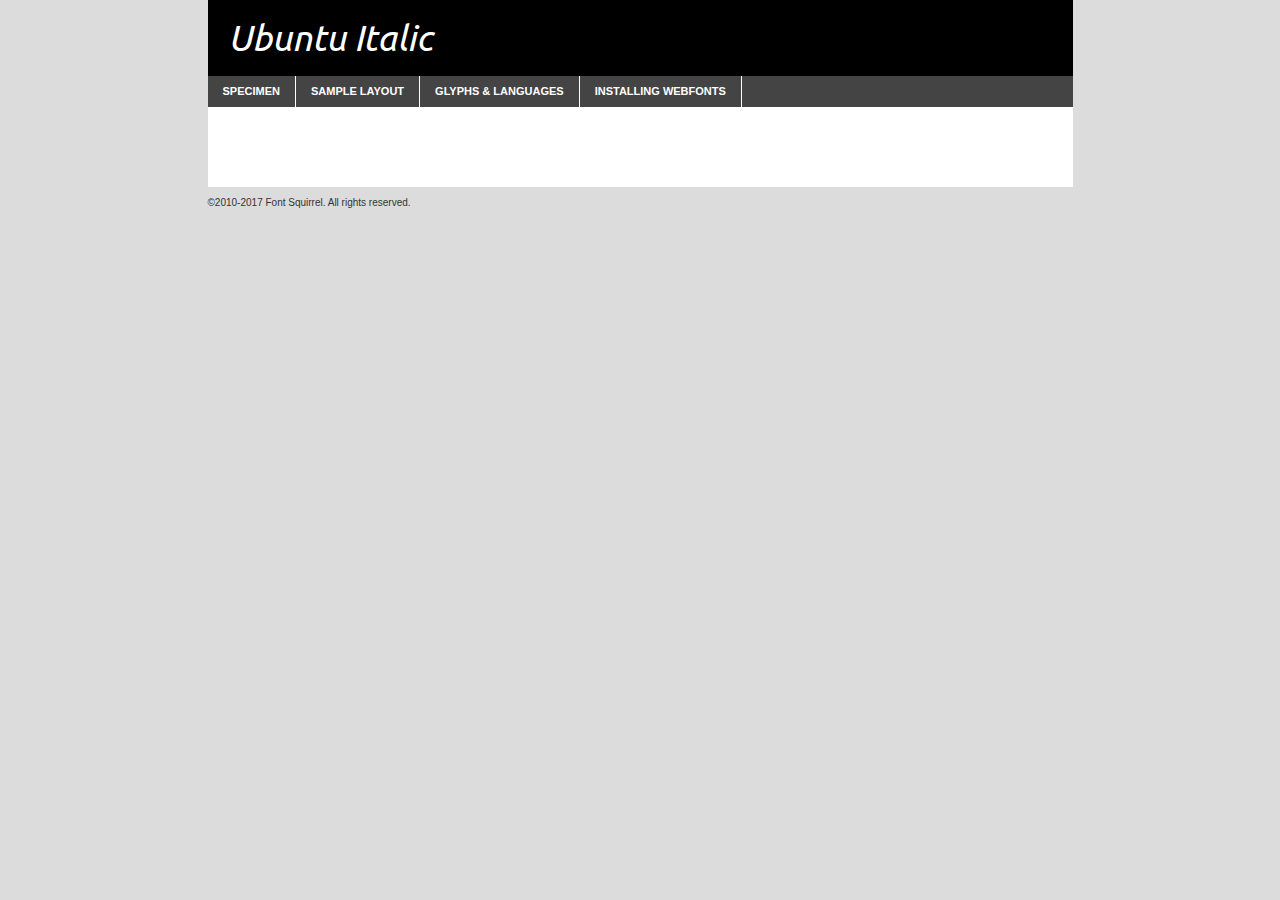
<file: assets/Website/Présentation BUT/fonts/webfontkit-ubt/ubt-ri-demo.html>
<!DOCTYPE html PUBLIC "-//W3C//DTD XHTML 1.0 Transitional//EN"
	"http://www.w3.org/TR/xhtml1/DTD/xhtml1-transitional.dtd">

<html xmlns="http://www.w3.org/1999/xhtml" xml:lang="en" lang="en">
<head>
	<meta http-equiv="Content-Type" content="text/html; charset=utf-8" />
	<script src="http://ajax.googleapis.com/ajax/libs/jquery/1.7.2/jquery.min.js" type="text/javascript" charset="utf-8"></script>
	<script type="text/javascript">
	(function($){$.fn.easyTabs=function(option){var param=jQuery.extend({fadeSpeed:"fast",defaultContent:1,activeClass:'active'},option);$(this).each(function(){var thisId="#"+this.id;if(param.defaultContent==''){param.defaultContent=1;}
	if(typeof param.defaultContent=="number")
	{var defaultTab=$(thisId+" .tabs li:eq("+(param.defaultContent-1)+") a").attr('href').substr(1);}else{var defaultTab=param.defaultContent;}
	$(thisId+" .tabs li a").each(function(){var tabToHide=$(this).attr('href').substr(1);$("#"+tabToHide).addClass('easytabs-tab-content');});hideAll();changeContent(defaultTab);function hideAll(){$(thisId+" .easytabs-tab-content").hide();}
	function changeContent(tabId){hideAll();$(thisId+" .tabs li").removeClass(param.activeClass);$(thisId+" .tabs li a[href=#"+tabId+"]").closest('li').addClass(param.activeClass);if(param.fadeSpeed!="none")
	{$(thisId+" #"+tabId).fadeIn(param.fadeSpeed);}else{$(thisId+" #"+tabId).show();}}
	$(thisId+" .tabs li").click(function(){var tabId=$(this).find('a').attr('href').substr(1);changeContent(tabId);return false;});});}})(jQuery);
	</script>
	<link rel="stylesheet" href="specimen_files/specimen_stylesheet.css" type="text/css" charset="utf-8" />
	<link rel="stylesheet" href="stylesheet.css" type="text/css" charset="utf-8" />

	<style type="text/css">
					body{
				font-family: 'ubuntuitalic';
							}
		</style>

	<title>Ubuntu Italic Specimen</title>
	
	
	<script type="text/javascript" charset="utf-8">
		$(document).ready(function() {
			$('#container').easyTabs({defaultContent:1});
		});
	</script>
</head>

<body>
<div id="container">
	<div id="header">
		Ubuntu Italic	</div>
	<ul class="tabs">
		<li><a href="#specimen">Specimen</a></li>
		<li><a href="#layout">Sample Layout</a></li>
				<li><a href="#glyphs">Glyphs &amp; Languages</a></li>
		<li><a href="#installing">Installing Webfonts</a></li>
		
	</ul>
	
	<div id="main_content">

		
			<div id="specimen">
		
				<div class="section">
					<div class="grid12 firstcol">
						<div class="huge">AaBb</div>
					</div>
				</div>
		
				<div class="section">
					<div class="glyph_range">A&#x200B;B&#x200b;C&#x200b;D&#x200b;E&#x200b;F&#x200b;G&#x200b;H&#x200b;I&#x200b;J&#x200b;K&#x200b;L&#x200b;M&#x200b;N&#x200b;O&#x200b;P&#x200b;Q&#x200b;R&#x200b;S&#x200b;T&#x200b;U&#x200b;V&#x200b;W&#x200b;X&#x200b;Y&#x200b;Z&#x200b;a&#x200b;b&#x200b;c&#x200b;d&#x200b;e&#x200b;f&#x200b;g&#x200b;h&#x200b;i&#x200b;j&#x200b;k&#x200b;l&#x200b;m&#x200b;n&#x200b;o&#x200b;p&#x200b;q&#x200b;r&#x200b;s&#x200b;t&#x200b;u&#x200b;v&#x200b;w&#x200b;x&#x200b;y&#x200b;z&#x200b;1&#x200b;2&#x200b;3&#x200b;4&#x200b;5&#x200b;6&#x200b;7&#x200b;8&#x200b;9&#x200b;0&#x200b;&amp;&#x200b;.&#x200b;,&#x200b;?&#x200b;!&#x200b;&#64;&#x200b;(&#x200b;)&#x200b;#&#x200b;$&#x200b;%&#x200b;*&#x200b;+&#x200b;-&#x200b;=&#x200b;:&#x200b;;</div>
				</div>
				<div class="section">
					<div class="grid12 firstcol">
						<table class="sample_table">
							<tr><td>10</td><td class="size10">abcdefghijklmnopqrstuvwxyzABCDEFGHIJKLMNOPQRSTUVWXYZ0123456789abcdefghijklmnopqrstuvwxyzABCDEFGHIJKLMNOPQRSTUVWXYZ0123456789abcdefghijklmnopqrstuvwxyzABCDEFGHIJKLMNOPQRSTUVWXYZ</td></tr>
							<tr><td>11</td><td class="size11">abcdefghijklmnopqrstuvwxyzABCDEFGHIJKLMNOPQRSTUVWXYZ0123456789abcdefghijklmnopqrstuvwxyzABCDEFGHIJKLMNOPQRSTUVWXYZ0123456789abcdefghijklmnopqrstuvwxyzABCDEFGHIJKLMNOPQRSTUVWXYZ</td></tr>
							<tr><td>12</td><td class="size12">abcdefghijklmnopqrstuvwxyzABCDEFGHIJKLMNOPQRSTUVWXYZ0123456789abcdefghijklmnopqrstuvwxyzABCDEFGHIJKLMNOPQRSTUVWXYZ0123456789abcdefghijklmnopqrstuvwxyzABCDEFGHIJKLMNOPQRSTUVWXYZ</td></tr>
							<tr><td>13</td><td class="size13">abcdefghijklmnopqrstuvwxyzABCDEFGHIJKLMNOPQRSTUVWXYZ0123456789abcdefghijklmnopqrstuvwxyzABCDEFGHIJKLMNOPQRSTUVWXYZ0123456789abcdefghijklmnopqrstuvwxyzABCDEFGHIJKLMNOPQRSTUVWXYZ</td></tr>
							<tr><td>14</td><td class="size14">abcdefghijklmnopqrstuvwxyzABCDEFGHIJKLMNOPQRSTUVWXYZ0123456789abcdefghijklmnopqrstuvwxyzABCDEFGHIJKLMNOPQRSTUVWXYZ0123456789abcdefghijklmnopqrstuvwxyzABCDEFGHIJKLMNOPQRSTUVWXYZ</td></tr>
							<tr><td>16</td><td class="size16">abcdefghijklmnopqrstuvwxyzABCDEFGHIJKLMNOPQRSTUVWXYZ0123456789abcdefghijklmnopqrstuvwxyzABCDEFGHIJKLMNOPQRSTUVWXYZ</td></tr>
							<tr><td>18</td><td class="size18">abcdefghijklmnopqrstuvwxyzABCDEFGHIJKLMNOPQRSTUVWXYZ0123456789abcdefghijklmnopqrstuvwxyzABCDEFGHIJKLMNOPQRSTUVWXYZ</td></tr>
							<tr><td>20</td><td class="size20">abcdefghijklmnopqrstuvwxyzABCDEFGHIJKLMNOPQRSTUVWXYZ0123456789abcdefghijklmnopqrstuvwxyzABCDEFGHIJKLMNOPQRSTUVWXYZ</td></tr>
							<tr><td>24</td><td class="size24">abcdefghijklmnopqrstuvwxyzABCDEFGHIJKLMNOPQRSTUVWXYZ0123456789abcdefghijklmnopqrstuvwxyzABCDEFGHIJKLMNOPQRSTUVWXYZ</td></tr>
							<tr><td>30</td><td class="size30">abcdefghijklmnopqrstuvwxyzABCDEFGHIJKLMNOPQRSTUVWXYZ0123456789abcdefghijklmnopqrstuvwxyzABCDEFGHIJKLMNOPQRSTUVWXYZ</td></tr>
							<tr><td>36</td><td class="size36">abcdefghijklmnopqrstuvwxyzABCDEFGHIJKLMNOPQRSTUVWXYZ0123456789abcdefghijklmnopqrstuvwxyzABCDEFGHIJKLMNOPQRSTUVWXYZ</td></tr>
							<tr><td>48</td><td class="size48">abcdefghijklmnopqrstuvwxyzABCDEFGHIJKLMNOPQRSTUVWXYZ0123456789abcdefghijklmnopqrstuvwxyzABCDEFGHIJKLMNOPQRSTUVWXYZ</td></tr>
							<tr><td>60</td><td class="size60">abcdefghijklmnopqrstuvwxyzABCDEFGHIJKLMNOPQRSTUVWXYZ0123456789abcdefghijklmnopqrstuvwxyzABCDEFGHIJKLMNOPQRSTUVWXYZ</td></tr>
							<tr><td>72</td><td class="size72">abcdefghijklmnopqrstuvwxyzABCDEFGHIJKLMNOPQRSTUVWXYZ0123456789abcdefghijklmnopqrstuvwxyzABCDEFGHIJKLMNOPQRSTUVWXYZ</td></tr>
							<tr><td>90</td><td class="size90">abcdefghijklmnopqrstuvwxyzABCDEFGHIJKLMNOPQRSTUVWXYZ0123456789abcdefghijklmnopqrstuvwxyzABCDEFGHIJKLMNOPQRSTUVWXYZ</td></tr>
						</table>
				
					</div>
			
				</div>
		
		
		
								<div class="section" id="bodycomparison">


										<div id="xheight">
				<div class="fontbody">&#x25FC;&#x25FC;&#x25FC;&#x25FC;&#x25FC;&#x25FC;&#x25FC;&#x25FC;&#x25FC;&#x25FC;&#x25FC;&#x25FC;&#x25FC;&#x25FC;&#x25FC;&#x25FC;&#x25FC;&#x25FC;&#x25FC;&#x25FC;&#x25FC;&#x25FC;&#x25FC;&#x25FC;&#x25FC;&#x25FC;&#x25FC;&#x25FC;&#x25FC;&#x25FC;&#x25FC;&#x25FC;&#x25FC;&#x25FC;&#x25FC;&#x25FC;&#x25FC;&#x25FC;&#x25FC;&#x25FC;&#x25FC;&#x25FC;&#x25FC;&#x25FC;&#x25FC;&#x25FC;&#x25FC;&#x25FC;&#x25FC;&#x25FC;&#x25FC;&#x25FC;&#x25FC;&#x25FC;&#x25FC;&#x25FC;&#x25FC;&#x25FC;&#x25FC;&#x25FC;&#x25FC;&#x25FC;&#x25FC;&#x25FC;&#x25FC;&#x25FC;&#x25FC;&#x25FC;&#x25FC;&#x25FC;&#x25FC;&#x25FC;&#x25FC;&#x25FC;&#x25FC;&#x25FC;&#x25FC;&#x25FC;&#x25FC;&#x25FC;&#x25FC;&#x25FC;&#x25FC;&#x25FC;&#x25FC;&#x25FC;&#x25FC;&#x25FC;&#x25FC;&#x25FC;&#x25FC;&#x25FC;&#x25FC;&#x25FC;&#x25FC;&#x25FC;&#x25FC;&#x25FC;&#x25FC;body</div><div class="arialbody">body</div><div class="verdanabody">body</div><div class="georgiabody">body</div></div>
										<div class="fontbody" style="z-index:1">
											body<span>Ubuntu Italic</span>
										</div>
										<div class="arialbody" style="z-index:1">
											body<span>Arial</span>
										</div>
										<div class="verdanabody" style="z-index:1">
											body<span>Verdana</span>
										</div>
										<div class="georgiabody" style="z-index:1">
											body<span>Georgia</span>
										</div>



								</div>
		
		
				<div class="section psample psample_row1" id="">
					
					<div class="grid2 firstcol">
						<p class="size10"><span>10.</span>Aenean lacinia bibendum nulla sed consectetur. Fusce dapibus, tellus ac cursus commodo, tortor mauris condimentum nibh, ut fermentum massa justo sit amet risus. Nullam id dolor id nibh ultricies vehicula ut id elit. Cum sociis natoque penatibus et magnis dis parturient montes, nascetur ridiculus mus. Nulla vitae elit libero, a pharetra augue.</p>
			
					</div>
					<div class="grid3">
						<p class="size11"><span>11.</span>Aenean lacinia bibendum nulla sed consectetur. Fusce dapibus, tellus ac cursus commodo, tortor mauris condimentum nibh, ut fermentum massa justo sit amet risus. Nullam id dolor id nibh ultricies vehicula ut id elit. Cum sociis natoque penatibus et magnis dis parturient montes, nascetur ridiculus mus. Nulla vitae elit libero, a pharetra augue.</p>
			
					</div>
					<div class="grid3">
						<p class="size12"><span>12.</span>Aenean lacinia bibendum nulla sed consectetur. Fusce dapibus, tellus ac cursus commodo, tortor mauris condimentum nibh, ut fermentum massa justo sit amet risus. Nullam id dolor id nibh ultricies vehicula ut id elit. Cum sociis natoque penatibus et magnis dis parturient montes, nascetur ridiculus mus. Nulla vitae elit libero, a pharetra augue.</p>
			
					</div>
					<div class="grid4">
						<p class="size13"><span>13.</span>Aenean lacinia bibendum nulla sed consectetur. Fusce dapibus, tellus ac cursus commodo, tortor mauris condimentum nibh, ut fermentum massa justo sit amet risus. Nullam id dolor id nibh ultricies vehicula ut id elit. Cum sociis natoque penatibus et magnis dis parturient montes, nascetur ridiculus mus. Nulla vitae elit libero, a pharetra augue.</p>
			
					</div>
					<div class="white_blend"></div>
					
				</div>
				<div class="section psample psample_row2" id="">
					<div class="grid3 firstcol">
						<p class="size14"><span>14.</span>Aenean lacinia bibendum nulla sed consectetur. Fusce dapibus, tellus ac cursus commodo, tortor mauris condimentum nibh, ut fermentum massa justo sit amet risus. Nullam id dolor id nibh ultricies vehicula ut id elit. Cum sociis natoque penatibus et magnis dis parturient montes, nascetur ridiculus mus. Nulla vitae elit libero, a pharetra augue.</p>
			
					</div>
					<div class="grid4">
						<p class="size16"><span>16.</span>Aenean lacinia bibendum nulla sed consectetur. Fusce dapibus, tellus ac cursus commodo, tortor mauris condimentum nibh, ut fermentum massa justo sit amet risus. Nullam id dolor id nibh ultricies vehicula ut id elit. Cum sociis natoque penatibus et magnis dis parturient montes, nascetur ridiculus mus. Nulla vitae elit libero, a pharetra augue.</p>
			
					</div>
					<div class="grid5">
						<p class="size18"><span>18.</span>Aenean lacinia bibendum nulla sed consectetur. Fusce dapibus, tellus ac cursus commodo, tortor mauris condimentum nibh, ut fermentum massa justo sit amet risus. Nullam id dolor id nibh ultricies vehicula ut id elit. Cum sociis natoque penatibus et magnis dis parturient montes, nascetur ridiculus mus. Nulla vitae elit libero, a pharetra augue.</p>
			
					</div>

					<div class="white_blend"></div>

				</div>
				
				<div class="section psample psample_row3" id="">
					<div class="grid5 firstcol">
						<p class="size20"><span>20.</span>Aenean lacinia bibendum nulla sed consectetur. Fusce dapibus, tellus ac cursus commodo, tortor mauris condimentum nibh, ut fermentum massa justo sit amet risus. Nullam id dolor id nibh ultricies vehicula ut id elit. Cum sociis natoque penatibus et magnis dis parturient montes, nascetur ridiculus mus. Nulla vitae elit libero, a pharetra augue.</p>
					</div>
					<div class="grid7">
						<p class="size24"><span>24.</span>Aenean lacinia bibendum nulla sed consectetur. Fusce dapibus, tellus ac cursus commodo, tortor mauris condimentum nibh, ut fermentum massa justo sit amet risus. Nullam id dolor id nibh ultricies vehicula ut id elit. Cum sociis natoque penatibus et magnis dis parturient montes, nascetur ridiculus mus. Nulla vitae elit libero, a pharetra augue.</p>
					</div>
					
					<div class="white_blend"></div>
					
				</div>
				
				<div class="section psample psample_row4" id="">
					<div class="grid12 firstcol">
						<p class="size30"><span>30.</span>Aenean lacinia bibendum nulla sed consectetur. Fusce dapibus, tellus ac cursus commodo, tortor mauris condimentum nibh, ut fermentum massa justo sit amet risus. Nullam id dolor id nibh ultricies vehicula ut id elit. Cum sociis natoque penatibus et magnis dis parturient montes, nascetur ridiculus mus. Nulla vitae elit libero, a pharetra augue.</p>
					</div>
					<div class="white_blend"></div>
					
				</div>
				
				
				
				<div class="section psample psample_row1 fullreverse">
					<div class="grid2 firstcol">
						<p class="size10"><span>10.</span>Aenean lacinia bibendum nulla sed consectetur. Fusce dapibus, tellus ac cursus commodo, tortor mauris condimentum nibh, ut fermentum massa justo sit amet risus. Nullam id dolor id nibh ultricies vehicula ut id elit. Cum sociis natoque penatibus et magnis dis parturient montes, nascetur ridiculus mus. Nulla vitae elit libero, a pharetra augue.</p>
			
					</div>
					<div class="grid3">
						<p class="size11"><span>11.</span>Aenean lacinia bibendum nulla sed consectetur. Fusce dapibus, tellus ac cursus commodo, tortor mauris condimentum nibh, ut fermentum massa justo sit amet risus. Nullam id dolor id nibh ultricies vehicula ut id elit. Cum sociis natoque penatibus et magnis dis parturient montes, nascetur ridiculus mus. Nulla vitae elit libero, a pharetra augue.</p>
			
					</div>
					<div class="grid3">
						<p class="size12"><span>12.</span>Aenean lacinia bibendum nulla sed consectetur. Fusce dapibus, tellus ac cursus commodo, tortor mauris condimentum nibh, ut fermentum massa justo sit amet risus. Nullam id dolor id nibh ultricies vehicula ut id elit. Cum sociis natoque penatibus et magnis dis parturient montes, nascetur ridiculus mus. Nulla vitae elit libero, a pharetra augue.</p>
			
					</div>
					<div class="grid4">
						<p class="size13"><span>13.</span>Aenean lacinia bibendum nulla sed consectetur. Fusce dapibus, tellus ac cursus commodo, tortor mauris condimentum nibh, ut fermentum massa justo sit amet risus. Nullam id dolor id nibh ultricies vehicula ut id elit. Cum sociis natoque penatibus et magnis dis parturient montes, nascetur ridiculus mus. Nulla vitae elit libero, a pharetra augue.</p>
			
					</div>
					<div class="black_blend"></div>
					
				</div>
				
				<div class="section psample psample_row2 fullreverse">
					<div class="grid3 firstcol">
						<p class="size14"><span>14.</span>Aenean lacinia bibendum nulla sed consectetur. Fusce dapibus, tellus ac cursus commodo, tortor mauris condimentum nibh, ut fermentum massa justo sit amet risus. Nullam id dolor id nibh ultricies vehicula ut id elit. Cum sociis natoque penatibus et magnis dis parturient montes, nascetur ridiculus mus. Nulla vitae elit libero, a pharetra augue.</p>
			
					</div>
					<div class="grid4">
						<p class="size16"><span>16.</span>Aenean lacinia bibendum nulla sed consectetur. Fusce dapibus, tellus ac cursus commodo, tortor mauris condimentum nibh, ut fermentum massa justo sit amet risus. Nullam id dolor id nibh ultricies vehicula ut id elit. Cum sociis natoque penatibus et magnis dis parturient montes, nascetur ridiculus mus. Nulla vitae elit libero, a pharetra augue.</p>
			
					</div>
					<div class="grid5">
						<p class="size18"><span>18.</span>Aenean lacinia bibendum nulla sed consectetur. Fusce dapibus, tellus ac cursus commodo, tortor mauris condimentum nibh, ut fermentum massa justo sit amet risus. Nullam id dolor id nibh ultricies vehicula ut id elit. Cum sociis natoque penatibus et magnis dis parturient montes, nascetur ridiculus mus. Nulla vitae elit libero, a pharetra augue.</p>
			
					</div>
					<div class="black_blend"></div>

				</div>
				
				<div class="section psample fullreverse psample_row3" id="">
					<div class="grid5 firstcol">
						<p class="size20"><span>20.</span>Aenean lacinia bibendum nulla sed consectetur. Fusce dapibus, tellus ac cursus commodo, tortor mauris condimentum nibh, ut fermentum massa justo sit amet risus. Nullam id dolor id nibh ultricies vehicula ut id elit. Cum sociis natoque penatibus et magnis dis parturient montes, nascetur ridiculus mus. Nulla vitae elit libero, a pharetra augue.</p>
					</div>
					<div class="grid7">
						<p class="size24"><span>24.</span>Aenean lacinia bibendum nulla sed consectetur. Fusce dapibus, tellus ac cursus commodo, tortor mauris condimentum nibh, ut fermentum massa justo sit amet risus. Nullam id dolor id nibh ultricies vehicula ut id elit. Cum sociis natoque penatibus et magnis dis parturient montes, nascetur ridiculus mus. Nulla vitae elit libero, a pharetra augue.</p>
					</div>
					
					<div class="black_blend"></div>
					
				</div>
				
				<div class="section psample fullreverse psample_row4" id="" style="border-bottom: 20px #000 solid;">
					<div class="grid12 firstcol">
						<p class="size30"><span>30.</span>Aenean lacinia bibendum nulla sed consectetur. Fusce dapibus, tellus ac cursus commodo, tortor mauris condimentum nibh, ut fermentum massa justo sit amet risus. Nullam id dolor id nibh ultricies vehicula ut id elit. Cum sociis natoque penatibus et magnis dis parturient montes, nascetur ridiculus mus. Nulla vitae elit libero, a pharetra augue.</p>
					</div>
					<div class="black_blend"></div>
					
				</div>
				
				
				
				
			</div>
			
			<div id="layout">
				
				<div class="section">
					
					<div class="grid12 firstcol">
						<h1>Lorem Ipsum Dolor</h1>
						<h2>Etiam porta sem malesuada magna mollis euismod</h2>
						
						<p class="byline">By <a href="#link">Aenean Lacinia</a></p>
					</div>
				</div>
				<div class="section">
					<div class="grid8 firstcol">
						<p class="large">Donec sed odio dui. Morbi leo risus, porta ac consectetur ac, vestibulum at eros. Fusce dapibus, tellus ac cursus commodo, tortor mauris condimentum nibh, ut fermentum massa justo sit amet risus. </p>

						
						<h3>Pellentesque ornare sem</h3>

						<p>Maecenas sed diam eget risus varius blandit sit amet non magna. Maecenas faucibus mollis interdum. Donec ullamcorper nulla non metus auctor fringilla. Nullam id dolor id nibh ultricies vehicula ut id elit. Nullam id dolor id nibh ultricies vehicula ut id elit. </p>

						<p>Aenean eu leo quam. Pellentesque ornare sem lacinia quam venenatis vestibulum. Lorem ipsum dolor sit amet, consectetur adipiscing elit. Cum sociis natoque penatibus et magnis dis parturient montes, nascetur ridiculus mus. </p>

						<p>Nulla vitae elit libero, a pharetra augue. Praesent commodo cursus magna, vel scelerisque nisl consectetur et. Aenean lacinia bibendum nulla sed consectetur. </p>

						<p>Nullam quis risus eget urna mollis ornare vel eu leo. Nullam quis risus eget urna mollis ornare vel eu leo. Maecenas sed diam eget risus varius blandit sit amet non magna. Donec ullamcorper nulla non metus auctor fringilla. </p>

						<h3>Cras mattis consectetur</h3>

						<p>Aenean eu leo quam. Pellentesque ornare sem lacinia quam venenatis vestibulum. Aenean lacinia bibendum nulla sed consectetur. Integer posuere erat a ante venenatis dapibus posuere velit aliquet. Cras mattis consectetur purus sit amet fermentum. </p>

						<p>Nullam id dolor id nibh ultricies vehicula ut id elit. Nullam quis risus eget urna mollis ornare vel eu leo. Cras mattis consectetur purus sit amet fermentum.</p>
					</div>
					
					<div class="grid4 sidebar">
						
						<div class="box reverse">
							<p class="last">Nullam quis risus eget urna mollis ornare vel eu leo. Donec ullamcorper nulla non metus auctor fringilla. Cras mattis consectetur purus sit amet fermentum. Sed posuere consectetur est at lobortis. Lorem ipsum dolor sit amet, consectetur adipiscing elit. </p>
						</div>
						
						<p class="caption">Maecenas sed diam eget risus varius.</p>

						<p>Vestibulum id ligula porta felis euismod semper. Integer posuere erat a ante venenatis dapibus posuere velit aliquet. Vestibulum id ligula porta felis euismod semper. Sed posuere consectetur est at lobortis. Maecenas sed diam eget risus varius blandit sit amet non magna. Fusce dapibus, tellus ac cursus commodo, tortor mauris condimentum nibh, ut fermentum massa justo sit amet risus. </p>

					

						<p>Duis mollis, est non commodo luctus, nisi erat porttitor ligula, eget lacinia odio sem nec elit. Aenean lacinia bibendum nulla sed consectetur. Vivamus sagittis lacus vel augue laoreet rutrum faucibus dolor auctor. Aenean lacinia bibendum nulla sed consectetur. Nullam quis risus eget urna mollis ornare vel eu leo. </p>

						<p>Praesent commodo cursus magna, vel scelerisque nisl consectetur et. Donec ullamcorper nulla non metus auctor fringilla. Maecenas faucibus mollis interdum. Fusce dapibus, tellus ac cursus commodo, tortor mauris condimentum nibh, ut fermentum massa justo sit amet risus. </p>

					</div>
				</div>
				
			</div>


			



		<div id="glyphs">
			<div class="section">
				<div class="grid12 firstcol">
			
				<h1>Language Support</h1>
				<p>The subset of Ubuntu Italic in this kit supports the following languages:<br />
			
					Albanian, Basque, Breton, Chamorro, Danish, Dutch, English, Faroese, Finnish, French, Frisian, Galician, German, Icelandic, Italian, Malagasy, Norwegian, Portuguese, Spanish, Alsatian, Aragonese, Arapaho, Arrernte, Asturian, Aymara, Bislama, Cebuano, Corsican, Fijian, French_creole, Genoese, Gilbertese, Greenlandic, Haitian_creole, Hiligaynon, Hmong, Hopi, Ibanag, Iloko_ilokano, Indonesian, Interglossa_glosa, Interlingua, Irish_gaelic, Jerriais, Lojban, Lombard, Luxembourgeois, Manx, Mohawk, Norfolk_pitcairnese, Occitan, Oromo, Pangasinan, Papiamento, Piedmontese, Potawatomi, Rhaeto-romance, Romansh, Rotokas, Sami_lule, Samoan, Sardinian, Scots_gaelic, Seychelles_creole, Shona, Sicilian, Somali, Southern_ndebele, Swahili, Swati_swazi, Tagalog_filipino_pilipino, Tetum, Tok_pisin, Uyghur_latinized, Volapuk, Walloon, Warlpiri, Xhosa, Yapese, Zulu, Latinbasic, Ubasic, Demo				</p>
				<h1>Glyph Chart</h1>
				<p>The subset of Ubuntu Italic in this kit includes all the glyphs listed below. Unicode entities are included above each glyph to help you insert individual characters into your layout.</p>
				<div id="glyph_chart">
			
																				 <div><p>&amp;#29;</p>&#29;</div>
																				 <div><p>&amp;#13;</p>&#13;</div>
																				 <div><p>&amp;#29;</p>&#29;</div>
																				 <div><p>&amp;#32;</p>&#32;</div>
																				 <div><p>&amp;#33;</p>&#33;</div>
																				 <div><p>&amp;#34;</p>&#34;</div>
																				 <div><p>&amp;#35;</p>&#35;</div>
																				 <div><p>&amp;#36;</p>&#36;</div>
																				 <div><p>&amp;#37;</p>&#37;</div>
																				 <div><p>&amp;#38;</p>&#38;</div>
																				 <div><p>&amp;#39;</p>&#39;</div>
																				 <div><p>&amp;#40;</p>&#40;</div>
																				 <div><p>&amp;#41;</p>&#41;</div>
																				 <div><p>&amp;#42;</p>&#42;</div>
																				 <div><p>&amp;#43;</p>&#43;</div>
																				 <div><p>&amp;#44;</p>&#44;</div>
																				 <div><p>&amp;#45;</p>&#45;</div>
																				 <div><p>&amp;#46;</p>&#46;</div>
																				 <div><p>&amp;#47;</p>&#47;</div>
																				 <div><p>&amp;#48;</p>&#48;</div>
																				 <div><p>&amp;#49;</p>&#49;</div>
																				 <div><p>&amp;#50;</p>&#50;</div>
																				 <div><p>&amp;#51;</p>&#51;</div>
																				 <div><p>&amp;#52;</p>&#52;</div>
																				 <div><p>&amp;#53;</p>&#53;</div>
																				 <div><p>&amp;#54;</p>&#54;</div>
																				 <div><p>&amp;#55;</p>&#55;</div>
																				 <div><p>&amp;#56;</p>&#56;</div>
																				 <div><p>&amp;#57;</p>&#57;</div>
																				 <div><p>&amp;#58;</p>&#58;</div>
																				 <div><p>&amp;#59;</p>&#59;</div>
																				 <div><p>&amp;#60;</p>&#60;</div>
																				 <div><p>&amp;#61;</p>&#61;</div>
																				 <div><p>&amp;#62;</p>&#62;</div>
																				 <div><p>&amp;#63;</p>&#63;</div>
																				 <div><p>&amp;#64;</p>&#64;</div>
																				 <div><p>&amp;#65;</p>&#65;</div>
																				 <div><p>&amp;#66;</p>&#66;</div>
																				 <div><p>&amp;#67;</p>&#67;</div>
																				 <div><p>&amp;#68;</p>&#68;</div>
																				 <div><p>&amp;#69;</p>&#69;</div>
																				 <div><p>&amp;#70;</p>&#70;</div>
																				 <div><p>&amp;#71;</p>&#71;</div>
																				 <div><p>&amp;#72;</p>&#72;</div>
																				 <div><p>&amp;#73;</p>&#73;</div>
																				 <div><p>&amp;#74;</p>&#74;</div>
																				 <div><p>&amp;#75;</p>&#75;</div>
																				 <div><p>&amp;#76;</p>&#76;</div>
																				 <div><p>&amp;#77;</p>&#77;</div>
																				 <div><p>&amp;#78;</p>&#78;</div>
																				 <div><p>&amp;#79;</p>&#79;</div>
																				 <div><p>&amp;#80;</p>&#80;</div>
																				 <div><p>&amp;#81;</p>&#81;</div>
																				 <div><p>&amp;#82;</p>&#82;</div>
																				 <div><p>&amp;#83;</p>&#83;</div>
																				 <div><p>&amp;#84;</p>&#84;</div>
																				 <div><p>&amp;#85;</p>&#85;</div>
																				 <div><p>&amp;#86;</p>&#86;</div>
																				 <div><p>&amp;#87;</p>&#87;</div>
																				 <div><p>&amp;#88;</p>&#88;</div>
																				 <div><p>&amp;#89;</p>&#89;</div>
																				 <div><p>&amp;#90;</p>&#90;</div>
																				 <div><p>&amp;#91;</p>&#91;</div>
																				 <div><p>&amp;#92;</p>&#92;</div>
																				 <div><p>&amp;#93;</p>&#93;</div>
																				 <div><p>&amp;#94;</p>&#94;</div>
																				 <div><p>&amp;#95;</p>&#95;</div>
																				 <div><p>&amp;#96;</p>&#96;</div>
																				 <div><p>&amp;#97;</p>&#97;</div>
																				 <div><p>&amp;#98;</p>&#98;</div>
																				 <div><p>&amp;#99;</p>&#99;</div>
																				 <div><p>&amp;#100;</p>&#100;</div>
																				 <div><p>&amp;#101;</p>&#101;</div>
																				 <div><p>&amp;#102;</p>&#102;</div>
																				 <div><p>&amp;#103;</p>&#103;</div>
																				 <div><p>&amp;#104;</p>&#104;</div>
																				 <div><p>&amp;#105;</p>&#105;</div>
																				 <div><p>&amp;#106;</p>&#106;</div>
																				 <div><p>&amp;#107;</p>&#107;</div>
																				 <div><p>&amp;#108;</p>&#108;</div>
																				 <div><p>&amp;#109;</p>&#109;</div>
																				 <div><p>&amp;#110;</p>&#110;</div>
																				 <div><p>&amp;#111;</p>&#111;</div>
																				 <div><p>&amp;#112;</p>&#112;</div>
																				 <div><p>&amp;#113;</p>&#113;</div>
																				 <div><p>&amp;#114;</p>&#114;</div>
																				 <div><p>&amp;#115;</p>&#115;</div>
																				 <div><p>&amp;#116;</p>&#116;</div>
																				 <div><p>&amp;#117;</p>&#117;</div>
																				 <div><p>&amp;#118;</p>&#118;</div>
																				 <div><p>&amp;#119;</p>&#119;</div>
																				 <div><p>&amp;#120;</p>&#120;</div>
																				 <div><p>&amp;#121;</p>&#121;</div>
																				 <div><p>&amp;#122;</p>&#122;</div>
																				 <div><p>&amp;#123;</p>&#123;</div>
																				 <div><p>&amp;#124;</p>&#124;</div>
																				 <div><p>&amp;#125;</p>&#125;</div>
																				 <div><p>&amp;#126;</p>&#126;</div>
																				 <div><p>&amp;#160;</p>&#160;</div>
																				 <div><p>&amp;#161;</p>&#161;</div>
																				 <div><p>&amp;#162;</p>&#162;</div>
																				 <div><p>&amp;#163;</p>&#163;</div>
																				 <div><p>&amp;#164;</p>&#164;</div>
																				 <div><p>&amp;#165;</p>&#165;</div>
																				 <div><p>&amp;#166;</p>&#166;</div>
																				 <div><p>&amp;#167;</p>&#167;</div>
																				 <div><p>&amp;#168;</p>&#168;</div>
																				 <div><p>&amp;#169;</p>&#169;</div>
																				 <div><p>&amp;#170;</p>&#170;</div>
																				 <div><p>&amp;#171;</p>&#171;</div>
																				 <div><p>&amp;#172;</p>&#172;</div>
																				 <div><p>&amp;#173;</p>&#173;</div>
																				 <div><p>&amp;#174;</p>&#174;</div>
																				 <div><p>&amp;#175;</p>&#175;</div>
																				 <div><p>&amp;#176;</p>&#176;</div>
																				 <div><p>&amp;#177;</p>&#177;</div>
																				 <div><p>&amp;#178;</p>&#178;</div>
																				 <div><p>&amp;#179;</p>&#179;</div>
																				 <div><p>&amp;#180;</p>&#180;</div>
																				 <div><p>&amp;#181;</p>&#181;</div>
																				 <div><p>&amp;#182;</p>&#182;</div>
																				 <div><p>&amp;#183;</p>&#183;</div>
																				 <div><p>&amp;#184;</p>&#184;</div>
																				 <div><p>&amp;#185;</p>&#185;</div>
																				 <div><p>&amp;#186;</p>&#186;</div>
																				 <div><p>&amp;#187;</p>&#187;</div>
																				 <div><p>&amp;#188;</p>&#188;</div>
																				 <div><p>&amp;#189;</p>&#189;</div>
																				 <div><p>&amp;#190;</p>&#190;</div>
																				 <div><p>&amp;#191;</p>&#191;</div>
																				 <div><p>&amp;#192;</p>&#192;</div>
																				 <div><p>&amp;#193;</p>&#193;</div>
																				 <div><p>&amp;#194;</p>&#194;</div>
																				 <div><p>&amp;#195;</p>&#195;</div>
																				 <div><p>&amp;#196;</p>&#196;</div>
																				 <div><p>&amp;#197;</p>&#197;</div>
																				 <div><p>&amp;#198;</p>&#198;</div>
																				 <div><p>&amp;#199;</p>&#199;</div>
																				 <div><p>&amp;#200;</p>&#200;</div>
																				 <div><p>&amp;#201;</p>&#201;</div>
																				 <div><p>&amp;#202;</p>&#202;</div>
																				 <div><p>&amp;#203;</p>&#203;</div>
																				 <div><p>&amp;#204;</p>&#204;</div>
																				 <div><p>&amp;#205;</p>&#205;</div>
																				 <div><p>&amp;#206;</p>&#206;</div>
																				 <div><p>&amp;#207;</p>&#207;</div>
																				 <div><p>&amp;#208;</p>&#208;</div>
																				 <div><p>&amp;#209;</p>&#209;</div>
																				 <div><p>&amp;#210;</p>&#210;</div>
																				 <div><p>&amp;#211;</p>&#211;</div>
																				 <div><p>&amp;#212;</p>&#212;</div>
																				 <div><p>&amp;#213;</p>&#213;</div>
																				 <div><p>&amp;#214;</p>&#214;</div>
																				 <div><p>&amp;#215;</p>&#215;</div>
																				 <div><p>&amp;#216;</p>&#216;</div>
																				 <div><p>&amp;#217;</p>&#217;</div>
																				 <div><p>&amp;#218;</p>&#218;</div>
																				 <div><p>&amp;#219;</p>&#219;</div>
																				 <div><p>&amp;#220;</p>&#220;</div>
																				 <div><p>&amp;#221;</p>&#221;</div>
																				 <div><p>&amp;#222;</p>&#222;</div>
																				 <div><p>&amp;#223;</p>&#223;</div>
																				 <div><p>&amp;#224;</p>&#224;</div>
																				 <div><p>&amp;#225;</p>&#225;</div>
																				 <div><p>&amp;#226;</p>&#226;</div>
																				 <div><p>&amp;#227;</p>&#227;</div>
																				 <div><p>&amp;#228;</p>&#228;</div>
																				 <div><p>&amp;#229;</p>&#229;</div>
																				 <div><p>&amp;#230;</p>&#230;</div>
																				 <div><p>&amp;#231;</p>&#231;</div>
																				 <div><p>&amp;#232;</p>&#232;</div>
																				 <div><p>&amp;#233;</p>&#233;</div>
																				 <div><p>&amp;#234;</p>&#234;</div>
																				 <div><p>&amp;#235;</p>&#235;</div>
																				 <div><p>&amp;#236;</p>&#236;</div>
																				 <div><p>&amp;#237;</p>&#237;</div>
																				 <div><p>&amp;#238;</p>&#238;</div>
																				 <div><p>&amp;#239;</p>&#239;</div>
																				 <div><p>&amp;#240;</p>&#240;</div>
																				 <div><p>&amp;#241;</p>&#241;</div>
																				 <div><p>&amp;#242;</p>&#242;</div>
																				 <div><p>&amp;#243;</p>&#243;</div>
																				 <div><p>&amp;#244;</p>&#244;</div>
																				 <div><p>&amp;#245;</p>&#245;</div>
																				 <div><p>&amp;#246;</p>&#246;</div>
																				 <div><p>&amp;#247;</p>&#247;</div>
																				 <div><p>&amp;#248;</p>&#248;</div>
																				 <div><p>&amp;#249;</p>&#249;</div>
																				 <div><p>&amp;#250;</p>&#250;</div>
																				 <div><p>&amp;#251;</p>&#251;</div>
																				 <div><p>&amp;#252;</p>&#252;</div>
																				 <div><p>&amp;#253;</p>&#253;</div>
																				 <div><p>&amp;#254;</p>&#254;</div>
																				 <div><p>&amp;#255;</p>&#255;</div>
																				 <div><p>&amp;#338;</p>&#338;</div>
																				 <div><p>&amp;#339;</p>&#339;</div>
																				 <div><p>&amp;#376;</p>&#376;</div>
																				 <div><p>&amp;#710;</p>&#710;</div>
																				 <div><p>&amp;#732;</p>&#732;</div>
																				 <div><p>&amp;#8192;</p>&#8192;</div>
																				 <div><p>&amp;#8193;</p>&#8193;</div>
																				 <div><p>&amp;#8194;</p>&#8194;</div>
																				 <div><p>&amp;#8195;</p>&#8195;</div>
																				 <div><p>&amp;#8196;</p>&#8196;</div>
																				 <div><p>&amp;#8197;</p>&#8197;</div>
																				 <div><p>&amp;#8198;</p>&#8198;</div>
																				 <div><p>&amp;#8199;</p>&#8199;</div>
																				 <div><p>&amp;#8200;</p>&#8200;</div>
																				 <div><p>&amp;#8201;</p>&#8201;</div>
																				 <div><p>&amp;#8202;</p>&#8202;</div>
																				 <div><p>&amp;#8208;</p>&#8208;</div>
																				 <div><p>&amp;#8209;</p>&#8209;</div>
																				 <div><p>&amp;#8210;</p>&#8210;</div>
																				 <div><p>&amp;#8211;</p>&#8211;</div>
																				 <div><p>&amp;#8212;</p>&#8212;</div>
																				 <div><p>&amp;#8216;</p>&#8216;</div>
																				 <div><p>&amp;#8217;</p>&#8217;</div>
																				 <div><p>&amp;#8218;</p>&#8218;</div>
																				 <div><p>&amp;#8220;</p>&#8220;</div>
																				 <div><p>&amp;#8221;</p>&#8221;</div>
																				 <div><p>&amp;#8222;</p>&#8222;</div>
																				 <div><p>&amp;#8226;</p>&#8226;</div>
																				 <div><p>&amp;#8230;</p>&#8230;</div>
																				 <div><p>&amp;#8239;</p>&#8239;</div>
																				 <div><p>&amp;#8249;</p>&#8249;</div>
																				 <div><p>&amp;#8250;</p>&#8250;</div>
																				 <div><p>&amp;#8287;</p>&#8287;</div>
																				 <div><p>&amp;#8364;</p>&#8364;</div>
																				 <div><p>&amp;#8482;</p>&#8482;</div>
																				 <div><p>&amp;#9724;</p>&#9724;</div>
																				 <div><p>&amp;#64257;</p>&#64257;</div>
																				 <div><p>&amp;#64258;</p>&#64258;</div>
																				 <div><p>&amp;#64259;</p>&#64259;</div>
																				 <div><p>&amp;#64260;</p>&#64260;</div>
																																						</div>	
				</div>
		
		
			</div>
		</div>
		
		
		<div id="specs">
			
		</div>
	
		<div id="installing">
			<div class="section">
				<div class="grid7 firstcol">
					<h1>Installing Webfonts</h1>
					
					<p>Webfonts are supported by all major browser platforms but not all in the same way. There are currently four different font formats that must be included in order to target all browsers. This includes TTF, WOFF, EOT and SVG.</p>
					
					<h2>1. Upload your webfonts</h2>
					<p>You must upload your webfont kit to your website. They should be in or near the same directory as your CSS files.</p>
					
					<h2>2. Include the webfont stylesheet</h2>
					<p>A special CSS @font-face declaration helps the various browsers select the appropriate font it needs without causing you a bunch of headaches. Learn more about this syntax by reading the <a href="https://www.fontspring.com/blog/further-hardening-of-the-bulletproof-syntax">Fontspring blog post</a> about it. The code for it is as follows:</p>


<code>
@font-face{ 
	font-family: 'MyWebFont';
	src: url('WebFont.eot');
	src: url('WebFont.eot?#iefix') format('embedded-opentype'),
	     url('WebFont.woff') format('woff'),
	     url('WebFont.ttf') format('truetype'),
	     url('WebFont.svg#webfont') format('svg');
}
</code>

	<p>We've already gone ahead and generated the code for you. All you have to do is link to the stylesheet in your HTML, like this:</p>
	<code>&lt;link rel=&quot;stylesheet&quot; href=&quot;stylesheet.css&quot; type=&quot;text/css&quot; charset=&quot;utf-8&quot; /&gt;</code>

					<h2>3. Modify your own stylesheet</h2>
					<p>To take advantage of your new fonts, you must tell your stylesheet to use them. Look at the original @font-face declaration above and find the property called "font-family." The name linked there will be what you use to reference the font. Prepend that webfont name to the font stack in the "font-family" property, inside the selector you want to change. For example:</p>
<code>p { font-family: 'WebFont', Arial, sans-serif; }</code>

<h2>4. Test</h2>
<p>Getting webfonts to work cross-browser <em>can</em> be tricky. Use the information in the sidebar to help you if you find that fonts aren't loading in a particular browser.</p>
				</div>
				
				<div class="grid5 sidebar">
					<div class="box">
						<h2>Troubleshooting<br />Font-Face Problems</h2>
						<p>Having trouble getting your webfonts to load in your new website? Here are some tips to sort out what might be the problem.</p>

						<h3>Fonts not showing in any browser</h3>

						<p>This sounds like you need to work on the plumbing. You either did not upload the fonts to the correct directory, or you did not link the fonts properly in the CSS. If you've confirmed that all this is correct and you still have a problem, take a look at your .htaccess file and see if requests are getting intercepted.</p>

						<h3>Fonts not loading in iPhone or iPad</h3>

						<p>The most common problem here is that you are serving the fonts from an IIS server. IIS refuses to serve files that have unknown MIME types. If that is the case, you must set the MIME type for SVG to "image/svg+xml" in the server settings. Follow these instructions from Microsoft if you need help.</p>

						<h3>Fonts not loading in Firefox</h3>

						<p>The primary reason for this failure? You are still using a version Firefox older than 3.5. So upgrade already! If that isn't it, then you are very likely serving fonts from a different domain. Firefox requires that all font assets be served from the same domain. Lastly it is possible that you need to add WOFF to your list of MIME types (if you are serving via IIS.)</p>

						<h3>Fonts not loading in IE</h3>

						<p>Are you looking at Internet Explorer on an actual Windows machine or are you cheating by using a service like Adobe BrowserLab? Many of these screenshot services do not render @font-face for IE. Best to test it on a real machine.</p>

						<h3>Fonts not loading in IE9</h3>

						<p>IE9, like Firefox, requires that fonts be served from the same domain as the website. Make sure that is the case.</p>
					</div>
				</div>
			</div>
			
		</div>
	
	</div>
	<div id="footer">
		<p>&copy;2010-2017 Font Squirrel. All rights reserved.</p>
	</div>
</div>
</body>
</html>
</file>
<file: assets/Website/Présentation BUT/css/styles.css>
::selection{
    color: white;
    background: var(--highlight-color); 
}

::-moz-selection{
    color: white;
    background: orange;
}

a:hover{
    color: black;
    transition: 300ms;
}

main a:hover{
    animation: 0.8s link;
    font-size: var(--animation-link-max);
}

@font-face {
    font-family: 'SF Pro Display';
    src: url('../fonts/webfontkit-sf/SFProDisplay-Light.eot');
    src: url('../fonts/webfontkit-sf/SFProDisplay-Light.eot?#iefix') format('embedded-opentype'),
        url('../fonts/webfontkit-sf/SFProDisplay-Light.woff2') format('woff2'),
        url('../fonts/webfontkit-sf/SFProDisplay-Light.woff') format('woff'),
        url('../fonts/webfontkit-sf/SFProDisplay-Light.ttf') format('truetype'),
        url('../fonts/webfontkit-sf/SFProDisplay-Light.svg#SFProDisplay-Light') format('svg');
}

@font-face {
    font-family: 'SF Pro Semibold';
    src: url('../fonts/webfontkit-sf/SFProDisplay-Semibold.eot');
    src: url('../fonts/webfontkit-sf/SFProDisplay-Semibold.eot?#iefix') format('embedded-opentype'),
        url('../fonts/webfontkit-sf/SFProDisplay-Semibold.woff2') format('woff2'),
        url('../fonts/webfontkit-sf/SFProDisplay-Semibold.woff') format('woff'),
        url('../fonts/webfontkit-sf/SFProDisplay-Semibold.ttf') format('truetype'),
        url('../fonts/webfontkit-sf/SFProDisplay-Semibold.svg#SFProDisplay-Semibold') format('svg');
}

body{
    margin:0;
    padding:0;
    
    background: url(../images/iut.jpg) no-repeat;
    background-size: 100vw 100vh;
    background-attachment: fixed;

    font-family: "SF Pro Display", sans-serif;
    font-size: large;
    color: var(--text-color);

    --header-color: rgb(61, 61, 61);
    --text-color: aliceblue;
    --highlight-color: #e3541a;

    --width-input: 250px;
    --width-textarea: 450px;

    --width-map: 375px;
    --height-map: 225px;

    --animation-link-mini: 1.1em;
    --animation-link-max: 1.15em;
}

.border{
    border-left: 1px solid black;
    border-right: 1px solid black;
}


header {
    padding:0 1rem;
    align-items: center;
    text-align: center;

    --height: 100px;
    height: var(--height);
    border-bottom: 1px solid black;
    background: var(--header-color);
    
    display:grid;
    grid-template-columns: 1fr 2fr 1fr;
}

header img {
    height: calc(var(--height) - 10px);
}

header a {
    color: var(--text-color);
    font-size: 1.5em;
    text-decoration: none;
}

nav{
    position: sticky;
    top: 0px;

    height: 2.5rem;
    font-size: 1.1em;
    background: var(--header-color);
    color: aliceblue;
    list-style-type: none;

    display: grid;
    grid-template-columns: repeat(3, 1fr);
}

nav a{
    color: var(--text-color);
    height: inherit;
    text-decoration: none;
    display: flex;
    justify-content: center;
    align-items: center;
}

main{
    color: black;
    background: aliceblue;
    background-clip: content-box;
    padding: 10px 15vw;
    color: black;
}

main h1{
    text-align: center;
    font-size: 2.1em;
}

main h2{
    font-size: 2.1em;
    text-align: center;
}

main h2.main_desc{
    text-align: left;
    font-size: 1.7em;
}

main h3{
    font-size: 1.7em;
}

main h4{
    font-size: 1.4em;
}

main p{
    font-size: 1.1em;
}

main blockquote{
    font-size: 1.1em;
    margin-left: 0.2em;
    padding-left: 0.6em;
    color: black;
    border-left: black 3px solid;
}

hr{
    border: 1px solid lightgray;
}

a{
    color: var(--highlight-color);
}

.description_article{
    color: gray;
}

input{
    font-size: 0.9em;
    font-family: "SF Pro Display", sans-serif;
    margin-bottom: 15px;
    border: 1px solid black;
    border-radius: 5px 5px 5px 5px;
    box-shadow: 3px 3px 4px black;
    padding: 5px;
    width: var(--width-input);
}

input:focus{
    outline: none;
    animation: 0.75s focus;
    padding: 10px;
}

textarea{
    font-size: 0.9em;
    font-family: "SF Pro Display", sans-serif;
    margin-bottom: 15px;
    border: 1px solid black;
    border-radius: 5px 5px 5px 5px;
    box-shadow: 3px 3px 4px black;
    padding: 5px;
    width: var(--width-textarea);
}

textarea:focus{
    outline: none;
    animation: 0.75s focus;
    padding: 10px;
}

.button{
    cursor: pointer;
    width: 115px;
    outline: none;
    text-decoration: none;
    text-align: center;
    background-color: #efefef;
    border: 1px solid black;
    border-radius: 5px 5px 5px 5px;
    box-shadow: 3px 3px 4px black;
    padding: 5px;
}

.button:hover{
    background-color: white;
    animation: 0.75s button;
    padding: 10px;
    width: 135px;
}

.button:active{
    color: var(--highlight-color);
}

p.button a{
    outline: none;
    text-decoration: none;
    color: black;
}

iframe{
    width: var(--width-map);
    height: var(--height-map);
    border: 1px solid black;
    border-radius: 5px 5px 5px 5px;
    box-shadow: 3px 3px 4px black;
}

@media all and (max-width: 1024px){
    body{
        --animation-link-mini: 0.9em;
        --animation-link-max: 1em;
    }

    main{
        padding: 10px 10vw;
    }

    main h1,h2{
        text-align: center;
        font-size: 1.6em;
    }

    main h2.main_desc{
        font-size: 1.55em;
    }
    
    main h3{
        font-size: 1.5em;
    }
    
    main h4{
        font-size: 1.2em;
    }
    
    main p,label{
        font-size: 0.9em;
    }
    
    main details summary{
        font-size: 1.1em;
        margin: 15px;
    }

    main #content{
        margin: 0.5em 1.5em;
    }

    header{
        --height: 75px;
    }

    header h1{
        font-size: 1.6em;
    }

    header a{
        font-size: 1em;
    }

    header img{
        --height: 75px;
    }

    nav{
        font-size: 0.9em;
    }

    main details{
        margin: 15px;
    }

    footer a{
        margin: 0 10px 0 10px;
    }

    body footer{
        display: flex;
        justify-content: space-around;
    }
}

@media all and (max-width: 700px){
    body{
        background: none;
        background-color: white;
        --width-input: 170px;
        --width-textarea: 300px;
        --width-map: 275px;
        --height-map: 200px;
    }

    header{
        display: grid;
        grid-template-columns: 1fr 1fr;
    }

    header h1{
        font-size: 1.2em;
    }

    header a{
        display: none;
    }

    main h1,h2{
        font-size: 1.4em;
    }

    main h2.main_desc{
        font-size: 1.35em;
    }

    main h3{
        font-size: 1.3em;
    }
    
    main h4{
        font-size: 1.2em;
    }
    
    main p,label{
        font-size: 0.9em;
    }
    
    main details summary{
        font-size: 1em;
        margin: 15px;
    }

    main a:hover{
        animation: none;
    }

    input{
        font-size: 0.8em;
    }

    textarea{
        font-size: 0.8em;
    }
    
    body footer{
        font-size: 0.70em;
        display: flex;
        justify-content: space-between;
    }
}

footer{
    background: var(--header-color);
    
    display: grid;
    grid-template-columns: 5fr 4fr;
    align-items: center;
    height: 7vh;
}

footer #images{
    width: 12.5vw;
    display: flex;
    justify-content: space-between;
    justify-self: right;
}

footer #images img{
    width: 4vh;
    height: 4vh;
}

footer p{
    justify-self: flex-end;
    font-size: 0.75em;
    opacity: 0.4;
}

#content{
    margin: 0.5rem 3rem 5rem 3rem;
}

#content h1{
    text-align: center;
}

@keyframes focus{
    from{
        padding: 5px;
    }
    to{
        padding: 10px;
    }
}

@keyframes button{
    from{
        padding: 5px;
        width: 115px;
    }
    to{
        padding: 10px;
        width: 135px;
    }
}

@keyframes link{
    from{
        font-size: var(--animation-link-mini);
    }
    to{
        font-size: var(--animation-link-max);
    }
}
</file>
<file: assets/Website/Snake/styles.css>
@import url("https://fonts.cdnfonts.com/css/dekko");
 @import url('https://fonts.cdnfonts.com/css/comica');

body {
    background-image: url("Images/fond.png");
    background-size: cover;
    background-repeat: no-repeat;
}

h1 {
    font-family: comica;
    font-size: 52px;
    color: #B97A57;
    text-align: center;
    margin-bottom: 75px;
}

div {
    display: block;
    margin-left: auto;
    margin-right: auto;
    margin-top: 30px;
    background-color: #A2D149;
    font-family: dekko;
    font-size: 26px;
    text-align: center;
    border: solid 5px #B97A57;
    border-radius: 30px;
    width: 215px;
    padding: 25px;
    cursor: pointer;
}

#scoreboard {
    background-color: #A2D149;
    font-family: dekko;
    font-size: 26px;
    border: solid 5px #B97A57;
    border-radius: 30px;
    width: 215px;
    padding: 15px;
}

h4 {
    text-align: center;
}

#menuJeu {
    display: none;
    justify-content: space-around;
    vertical-align: middle;
}

#reessayer {
    display: none;
}
</file>
<file: assets/Website/Présentation BUT/css/faq.css>
main{
    color: black;
    --highlight-color: #e3541a;
}

details{
    margin: 20px;
    margin-bottom: 30px;
}

summary{
    cursor: pointer;
    font-size: 1.4em;
    margin: 15px;
}

summary:hover{
    color: var(--highlight-color);
    transition: 300ms;
}

body main section details > p{
    background-color: #FFFFFF;
    padding: 8px;
    border-radius: 5px;
    box-shadow: 3px 3px 4px black;
}
</file>
<file: assets/Website/Présentation BUT/css/presentation.css>
main{
    color: black;
    --highlight-color: #e3541a;
}

#content a{
    color: var(--highlight-color);
    display: block;
}

#content a:hover{
    color: black;
}

/* #content h3 ~ p{
    margin-left: 0.5em;
} */
</file>
<file: assets/Website/Présentation BUT/fonts/webfontkit-sf/stylesheet.css>
@font-face {
    font-family: 'SF Pro Display';
    src: url('SFProDisplay-Semibold.eot');
    src: url('SFProDisplay-Semibold.eot?#iefix') format('embedded-opentype'),
        url('SFProDisplay-Semibold.woff2') format('woff2'),
        url('SFProDisplay-Semibold.woff') format('woff'),
        url('SFProDisplay-Semibold.ttf') format('truetype'),
        url('SFProDisplay-Semibold.svg#SFProDisplay-Semibold') format('svg');
    font-weight: 600;
    font-style: normal;
    font-display: swap;
}

@font-face {
    font-family: 'SF Pro Display';
    src: url('SFProDisplay-Regular.eot');
    src: url('SFProDisplay-Regular.eot?#iefix') format('embedded-opentype'),
        url('SFProDisplay-Regular.woff2') format('woff2'),
        url('SFProDisplay-Regular.woff') format('woff'),
        url('SFProDisplay-Regular.ttf') format('truetype'),
        url('SFProDisplay-Regular.svg#SFProDisplay-Regular') format('svg');
    font-weight: normal;
    font-style: normal;
    font-display: swap;
}

@font-face {
    font-family: 'SF Pro Display';
    src: url('SFProDisplay-Light.eot');
    src: url('SFProDisplay-Light.eot?#iefix') format('embedded-opentype'),
        url('SFProDisplay-Light.woff2') format('woff2'),
        url('SFProDisplay-Light.woff') format('woff'),
        url('SFProDisplay-Light.ttf') format('truetype'),
        url('SFProDisplay-Light.svg#SFProDisplay-Light') format('svg');
    font-weight: 300;
    font-style: normal;
    font-display: swap;
}
</file>
<file: assets/Website/Présentation BUT/fonts/webfontkit-ubt/stylesheet.css>
/*! Generated by Font Squirrel (https://www.fontsquirrel.com) on November 20, 2020 */



@font-face {
    font-family: 'ubuntubold';
    src: url('ubt-b-webfont.eot');
    src: url('ubt-b-webfont.eot?#iefix') format('embedded-opentype'),
         url('ubt-b-webfont.woff2') format('woff2'),
         url('ubt-b-webfont.woff') format('woff'),
         url('ubt-b-webfont.ttf') format('truetype'),
         url('ubt-b-webfont.svg#ubuntubold') format('svg');
    font-weight: normal;
    font-style: normal;

}




@font-face {
    font-family: 'ubuntubold_italic';
    src: url('ubt-bi-webfont.eot');
    src: url('ubt-bi-webfont.eot?#iefix') format('embedded-opentype'),
         url('ubt-bi-webfont.woff2') format('woff2'),
         url('ubt-bi-webfont.woff') format('woff'),
         url('ubt-bi-webfont.ttf') format('truetype'),
         url('ubt-bi-webfont.svg#ubuntubold_italic') format('svg');
    font-weight: normal;
    font-style: normal;

}




@font-face {
    font-family: 'ubuntu_condensedregular';
    src: url('ubt-c-webfont.eot');
    src: url('ubt-c-webfont.eot?#iefix') format('embedded-opentype'),
         url('ubt-c-webfont.woff2') format('woff2'),
         url('ubt-c-webfont.woff') format('woff'),
         url('ubt-c-webfont.ttf') format('truetype'),
         url('ubt-c-webfont.svg#ubuntu_condensedregular') format('svg');
    font-weight: normal;
    font-style: normal;

}




@font-face {
    font-family: 'ubuntulight';
    src: url('ubt-l-webfont.eot');
    src: url('ubt-l-webfont.eot?#iefix') format('embedded-opentype'),
         url('ubt-l-webfont.woff2') format('woff2'),
         url('ubt-l-webfont.woff') format('woff'),
         url('ubt-l-webfont.ttf') format('truetype'),
         url('ubt-l-webfont.svg#ubuntulight') format('svg');
    font-weight: normal;
    font-style: normal;

}




@font-face {
    font-family: 'ubuntulight_italic';
    src: url('ubt-li-webfont.eot');
    src: url('ubt-li-webfont.eot?#iefix') format('embedded-opentype'),
         url('ubt-li-webfont.woff2') format('woff2'),
         url('ubt-li-webfont.woff') format('woff'),
         url('ubt-li-webfont.ttf') format('truetype'),
         url('ubt-li-webfont.svg#ubuntulight_italic') format('svg');
    font-weight: normal;
    font-style: normal;

}




@font-face {
    font-family: 'ubuntumedium';
    src: url('ubt-m-webfont.eot');
    src: url('ubt-m-webfont.eot?#iefix') format('embedded-opentype'),
         url('ubt-m-webfont.woff2') format('woff2'),
         url('ubt-m-webfont.woff') format('woff'),
         url('ubt-m-webfont.ttf') format('truetype'),
         url('ubt-m-webfont.svg#ubuntumedium') format('svg');
    font-weight: normal;
    font-style: normal;

}




@font-face {
    font-family: 'ubuntumedium_italic';
    src: url('ubt-mi-webfont.eot');
    src: url('ubt-mi-webfont.eot?#iefix') format('embedded-opentype'),
         url('ubt-mi-webfont.woff2') format('woff2'),
         url('ubt-mi-webfont.woff') format('woff'),
         url('ubt-mi-webfont.ttf') format('truetype'),
         url('ubt-mi-webfont.svg#ubuntumedium_italic') format('svg');
    font-weight: normal;
    font-style: normal;

}




@font-face {
    font-family: 'ubunturegular';
    src: url('ubt-r-webfont.eot');
    src: url('ubt-r-webfont.eot?#iefix') format('embedded-opentype'),
         url('ubt-r-webfont.woff2') format('woff2'),
         url('ubt-r-webfont.woff') format('woff'),
         url('ubt-r-webfont.ttf') format('truetype'),
         url('ubt-r-webfont.svg#ubunturegular') format('svg');
    font-weight: normal;
    font-style: normal;

}




@font-face {
    font-family: 'ubuntuitalic';
    src: url('ubt-ri-webfont.eot');
    src: url('ubt-ri-webfont.eot?#iefix') format('embedded-opentype'),
         url('ubt-ri-webfont.woff2') format('woff2'),
         url('ubt-ri-webfont.woff') format('woff'),
         url('ubt-ri-webfont.ttf') format('truetype'),
         url('ubt-ri-webfont.svg#ubuntuitalic') format('svg');
    font-weight: normal;
    font-style: normal;

}
</file>
<file: assets/Website/Présentation BUT/fonts/webfontkit-ubt/specimen_files/specimen_stylesheet.css>
@import url('grid_12-825-55-15.css');

/*  
	CSS Reset by Eric Meyer - Released under Public Domain
    http://meyerweb.com/eric/tools/css/reset/
*/
html, body, div, span, applet, object, iframe,
h1, h2, h3, h4, h5, h6, p, blockquote, pre,
a, abbr, acronym, address, big, cite, code,
del, dfn, em, font, img, ins, kbd, q, s, samp,
small, strike, strong, sub, sup, tt, var,
b, u, i, center, dl, dt, dd, ol, ul, li,
fieldset, form, label, legend, table, 
caption, tbody, tfoot, thead, tr, th, td 
                  {margin: 0;padding: 0;border: 0;outline: 0;
                  font-size: 100%;vertical-align: baseline;
                  background: transparent;}
body              {line-height: 1;}
ol, ul            {list-style: none;}
blockquote, q     {quotes: none;}
blockquote:before, blockquote:after,
q:before, q:after {content: '';	content: none;}
:focus            {outline: 0;}
ins               {text-decoration: none;}
del               {text-decoration: line-through;}
table             {border-collapse: collapse;border-spacing: 0;}




body {
	color: #000;
	background-color: #dcdcdc;
}

a {
	text-decoration: none;
	color: #1883ba;
}

h1{
	font-size: 32px;
	font-weight: normal;
	font-style: normal;
	margin-bottom: 18px;
}

h2{
	font-size: 18px;
}

#container {
	width: 865px;
	margin: 0px auto;
}


#header {
	padding: 20px;
	font-size: 36px;
	background-color: #000;
	color: #fff;
}

#header span {
	color: #666;
}
#main_content {
	background-color: #fff;
	padding: 60px 20px 20px;
}


#footer p {
	margin: 0;
	padding-top: 10px;
	padding-bottom: 50px;
	color: #333;
	font: 10px Arial, sans-serif;
}

.tabs {
	width: 100%;
	height: 31px;
	background-color: #444;
}
.tabs li {
	float:  left;
	margin: 0;
	overflow: hidden;
	background-color: #444;
}
.tabs li a {
	display: block;
	color: #fff;
	text-decoration: none;
	font: bold 11px/11px 'Arial';
	text-transform: uppercase;
	padding: 10px 15px;
	border-right: 1px solid #fff;
}

.tabs li a:hover {
		background-color: #00b3ff;

}

.tabs li.active a {
	color:  #000;
	background-color: #fff;
}



div.huge {
	
	font-size: 300px;
	line-height: 1em;
	padding: 0;
	letter-spacing: -.02em;
	overflow: hidden;
}
div.glyph_range {
	font-size: 72px;
	line-height: 1.1em;
}

.size10{ font-size: 10px; }
.size11{ font-size: 11px; }
.size12{ font-size: 12px; }
.size13{ font-size: 13px; }
.size14{ font-size: 14px; }
.size16{ font-size: 16px; }
.size18{ font-size: 18px; }
.size20{ font-size: 20px; }
.size24{ font-size: 24px; }
.size30{ font-size: 30px; }
.size36{ font-size: 36px; }
.size48{ font-size: 48px; }
.size60{ font-size: 60px; }
.size72{ font-size: 72px; }
.size90{ font-size: 90px; }


.psample_row1 {	height: 120px;}
.psample_row1 {	height: 120px;}
.psample_row2 {	height: 160px;}
.psample_row3 {	height: 160px;}
.psample_row4 {	height: 160px;}

.psample {
	overflow: hidden;
	position: relative;
}
.psample p {
	line-height: 1.3em;
	display: block;
	overflow: hidden;
	margin: 0;
}

.psample span {
	margin-right: .5em;
}

.white_blend {
	width: 100%;
	height: 61px;
	background-image: url([data-uri]);
	position: absolute;
	bottom: 0;
}
.black_blend {
	width: 100%;
	height: 61px;
	background-image: url([data-uri]);
	position: absolute;
	bottom: 0;
}
.fullreverse {
	background:  #000 !important;
	color:  #fff !important;
	margin-left: -20px;
	padding-left: 20px;
	margin-right: -20px;
	padding-right: 20px;
	padding: 20px;
	margin-bottom:0;
}


.sample_table td {
	padding-top: 3px;
	padding-bottom:5px;
	padding-left: 5px;
	vertical-align: middle;
	line-height: 1.2em;
}

.sample_table td:first-child {
	background-color: #eee;
	text-align: right;
	padding-right: 5px;
	padding-left: 0;
	padding: 5px;
	font: 11px/12px "Courier New", Courier, mono;
}

code {
	white-space: pre;
	background-color: #eee;
	display: block;
	padding: 10px;
	margin-bottom: 18px;
	overflow: auto;
}


.bottom,.last 	{margin-bottom:0 !important; padding-bottom:0 !important;}

.box  { 
  padding: 18px; 
  margin-bottom: 18px; 
  background: #eee; 
}

.reverse,.reversed { background:  #000 !important;color:  #fff !important; border: none !important;}

#bodycomparison {
	position: relative;
	overflow: hidden;
	font-size: 72px;
	height: 90px;
	white-space: nowrap;
}

#bodycomparison div{
	font-size: 72px;
	line-height: 90px;
	display: inline;
	margin: 0 15px 0 0;
	padding: 0;
}

#bodycomparison div span{
	font: 10px Arial;
	position: absolute;
	left: 0;
}
#xheight {
	float: none;
	position: absolute;
	color: #d9f3ff;
	font-size: 72px;
	line-height: 90px;
}

.fontbody {
 position: relative;
}
.arialbody{
	font-family: Arial;
	position: relative;
}
.verdanabody{
	font-family: Verdana;
	position: relative;
}
.georgiabody{
	font-family: Georgia;
	position: relative;
}

/* @group Layout page
 */

#layout h1 {
	font-size: 36px;
	line-height: 42px;
	font-weight: normal;
	font-style: normal;
}

#layout h2 {
	font-size: 24px;
	line-height: 23px;
	font-weight: normal;
	font-style: normal;
}

#layout h3 {
	font-size: 22px;
	line-height: 1.4em;
	margin-top: 1em;
	font-weight: normal;
	font-style: normal;
}


#layout p.byline {
	font-size: 12px;
	margin-top: 18px;
	line-height: 12px;
	margin-bottom: 0;
}
#layout p {
	font-size: 14px;
	line-height: 21px;
	margin-bottom: .5em;
}

#layout p.large{
	font-size: 18px;
	line-height: 26px;
}

#layout .sidebar p{
	font-size: 12px;
	line-height: 1.4em;
}

#layout p.caption {
	font-size: 10px;
	margin-top: -16px;
	margin-bottom: 18px;
}

/* @end */

/* @group Glyphs */

#glyph_chart div{
	background-color: #d9f3ff;
	color: black;
	float: left;
	font-size: 36px;
	height: 1.2em;
	line-height: 1.2em;
	margin-bottom: 1px;
	margin-right: 1px;
	text-align: center;
	width: 1.2em;
	position: relative;
	padding: .6em .2em .2em;
}

#glyph_chart div p {
	position: absolute;
	left: 0;
	top: 0;
	display: block;
	text-align: center;
	font: bold 9px Arial, sans-serif;
	background-color: #3a768f;
	width: 100%;
	color: #fff;
	padding: 2px 0;
}


#glyphs h1 {
	font-family: Arial, sans-serif;
}
/* @end */

/* @group Installing */

#installing {
	font: 13px Arial, sans-serif;
}

#installing p,
#glyphs p{
	line-height: 1.2em;
	margin-bottom: 18px;
	font: 13px Arial, sans-serif;
}



#installing h3{
	font-size: 15px;
	margin-top: 18px;
}

/* @end */

#rendering h1 {
	font-family: Arial, sans-serif;
}
.render_table td {
	font: 11px "Courier New", Courier, mono;
	vertical-align: middle;
}
</file>
